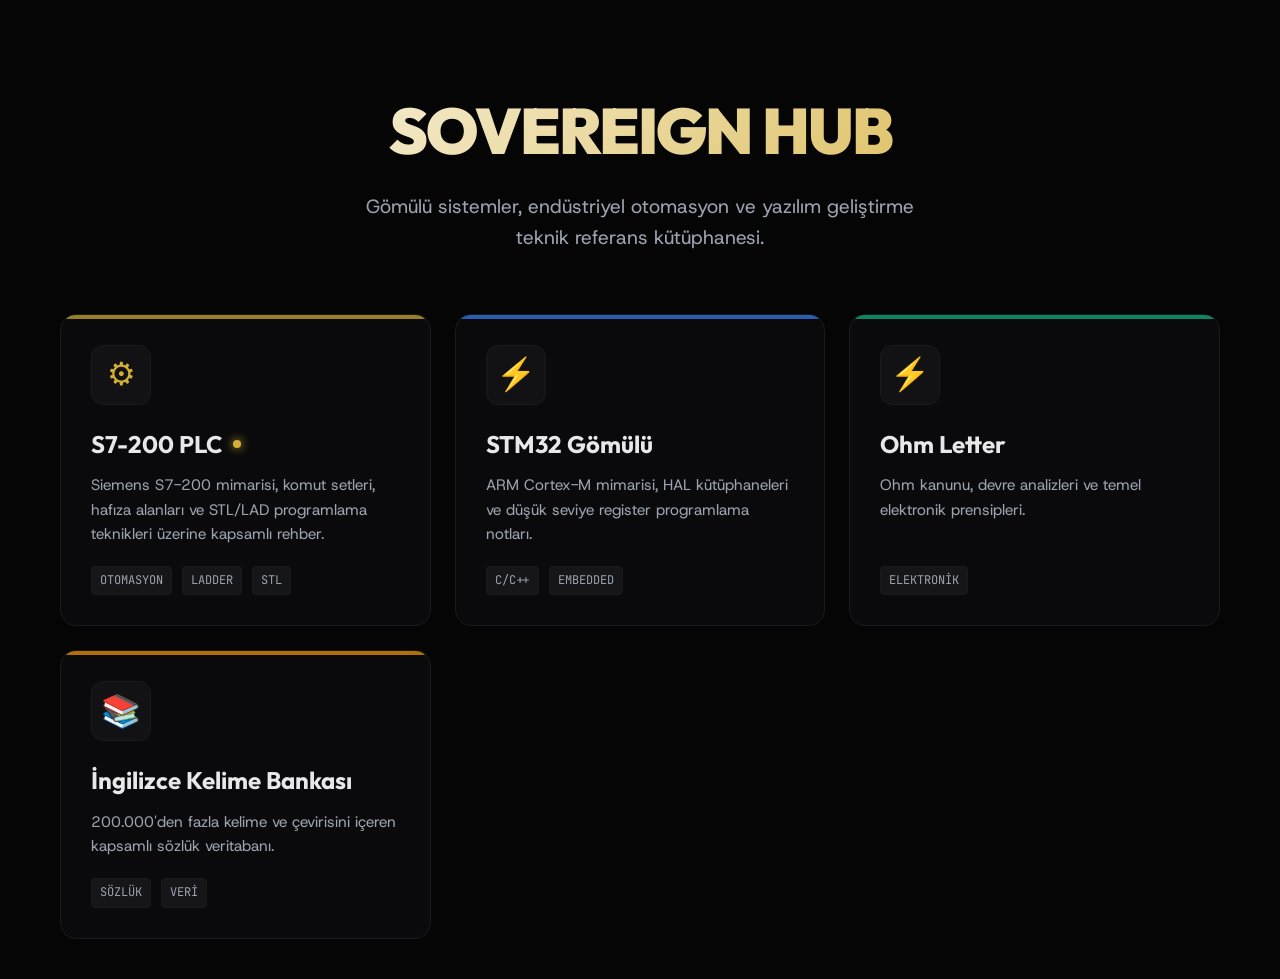
<file: index.html>
<!DOCTYPE html>
<html lang="tr" data-theme="dark">
<head>
  <meta charset="UTF-8">
  <meta name="viewport" content="width=device-width, initial-scale=1.0">
  <title>Sovereign Hub - Teknik Dokümantasyon</title>
  <link rel="preconnect" href="https://fonts.googleapis.com">
  <link href="https://fonts.googleapis.com/css2?family=Host+Grotesk:wght@300;400;700&family=Outfit:wght@500;700;900&family=JetBrains+Mono:wght@400&display=swap" rel="stylesheet">
  <style>
    :root {
      --bg-primary: #050505;
      --bg-card: #0a0a0c;
      --bg-card-hover: #15151a;
      --border: #1a1a20;
      --text-primary: #e8e8e8;
      --text-secondary: #9ca3af;
      --accent-gold: #d4af37;
      --accent-blue: #3b82f6;
      --font-main: 'Host Grotesk', sans-serif;
      --font-title: 'Outfit', sans-serif;
    }

    * { box-sizing: border-box; margin: 0; padding: 0; }
    
    body {
      background: var(--bg-primary);
      color: var(--text-primary);
      font-family: var(--font-main);
      line-height: 1.6;
      min-height: 100vh;
      display: flex;
      flex-direction: column;
      align-items: center;
    }

    .container {
      width: 100%;
      max-width: 1200px;
      padding: 40px 20px;
    }

    /* Header */
    header {
      text-align: center;
      margin-bottom: 60px;
      padding-top: 40px;
    }

    .logo {
      font-family: var(--font-title);
      font-size: 4rem;
      font-weight: 900;
      background: linear-gradient(135deg, #fff 0%, var(--accent-gold) 100%);
      -webkit-background-clip: text;
      -webkit-text-fill-color: transparent;
      letter-spacing: -2px;
      margin-bottom: 10px;
    }

    .subtitle {
      color: var(--text-secondary);
      font-size: 1.2rem;
      max-width: 600px;
      margin: 0 auto;
    }

    /* Grid */
    .grid {
      display: grid;
      grid-template-columns: repeat(auto-fill, minmax(300px, 1fr));
      gap: 24px;
    }

    /* Card */
    .card {
      background: var(--bg-card);
      border: 1px solid var(--border);
      border-radius: 16px;
      padding: 30px;
      transition: all 0.3s ease;
      text-decoration: none;
      color: inherit;
      position: relative;
      overflow: hidden;
      display: flex;
      flex-direction: column;
      height: 100%;
    }

    .card:hover {
      transform: translateY(-5px);
      border-color: var(--accent-gold);
      background: var(--bg-card-hover);
      box-shadow: 0 10px 30px rgba(0,0,0,0.5);
    }

    .card::before {
      content: '';
      position: absolute;
      top: 0; left: 0; width: 100%; height: 4px;
      background: var(--accent-color, var(--accent-gold));
      opacity: 0.7;
    }

    .card-icon {
      font-size: 32px;
      margin-bottom: 20px;
      width: 60px;
      height: 60px;
      background: rgba(255,255,255,0.03);
      border-radius: 12px;
      display: flex;
      align-items: center;
      justify-content: center;
      border: 1px solid var(--border);
    }

    .card-title {
      font-family: var(--font-title);
      font-size: 1.5rem;
      font-weight: 700;
      margin-bottom: 10px;
      display: flex;
      align-items: center;
      gap: 10px;
    }

    .card-desc {
      color: var(--text-secondary);
      font-size: 0.95rem;
      margin-bottom: 20px;
      flex-grow: 1;
    }

    .card-meta {
      display: flex;
      gap: 10px;
      margin-top: auto;
    }

    .tag {
      font-family: 'JetBrains Mono', monospace;
      font-size: 0.75rem;
      padding: 4px 8px;
      border-radius: 4px;
      background: rgba(255,255,255,0.05);
      color: var(--text-secondary);
      border: 1px solid var(--border);
    }

    .status-dot {
      width: 8px; height: 8px;
      border-radius: 50%;
      background: var(--accent-gold);
      box-shadow: 0 0 10px var(--accent-gold);
    }

    /* Responsive */
    @media (max-width: 600px) {
      .logo { font-size: 2.5rem; }
      .grid { grid-template-columns: 1fr; }
    }
  </style>
</head>
<body>

  <div class="container">
    <header>
      <div class="logo">SOVEREIGN HUB</div>
      <p class="subtitle">Gömülü sistemler, endüstriyel otomasyon ve yazılım geliştirme teknik referans kütüphanesi.</p>
    </header>

    <div class="grid">
      
      <!-- PLC KARTI -->
      <a href="plc.html" class="card" style="--accent-color: #d4af37;">
        <div class="card-icon" style="color: #d4af37;">⚙</div>
        <div class="card-title">
          S7-200 PLC
          <div class="status-dot"></div>
        </div>
        <p class="card-desc">Siemens S7-200 mimarisi, komut setleri, hafıza alanları ve STL/LAD programlama teknikleri üzerine kapsamlı rehber.</p>
        <div class="card-meta">
          <span class="tag">OTOMASYON</span>
          <span class="tag">LADDER</span>
          <span class="tag">STL</span>
        </div>
      </a>

      <!-- STM32 KARTI (Örnek - Dosya varsa href'i düzenleyin) -->
      <a href="stm32.html" class="card" style="--accent-color: #3b82f6;">
        <div class="card-icon" style="color: #3b82f6;">⚡</div>
        <div class="card-title">STM32 Gömülü</div>
        <p class="card-desc">ARM Cortex-M mimarisi, HAL kütüphaneleri ve düşük seviye register programlama notları.</p>
        <div class="card-meta">
          <span class="tag">C/C++</span>
          <span class="tag">EMBEDDED</span>
        </div>
      </a>

      <!-- Ohm Letter -->
      <a href="ohmletter2.html" class="card" style="--accent-color: #10b981;">
        <div class="card-icon" style="color: #10b981;">⚡</div>
        <div class="card-title">Ohm Letter</div>
        <p class="card-desc">Ohm kanunu, devre analizleri ve temel elektronik prensipleri.</p>
        <div class="card-meta">
          <span class="tag">ELEKTRONİK</span>
        </div>
      </a>

      <!-- TufanG Sözlük KARTI (Örnek) -->
      <a href="tufang.html" class="card" style="--accent-color: #f59e0b;">
        <div class="card-icon" style="color: #f59e0b;">📚</div>
        <div class="card-title">İngilizce Kelime Bankası</div>
        <p class="card-desc">200.000'den fazla kelime ve çevirisini içeren kapsamlı sözlük veritabanı.</p>
        <div class="card-meta">
          <span class="tag">SÖZLÜK</span>
          <span class="tag">VERİ</span>
        </div>
      </a>

    </div>
  </div>

</body>
</html>
</file>
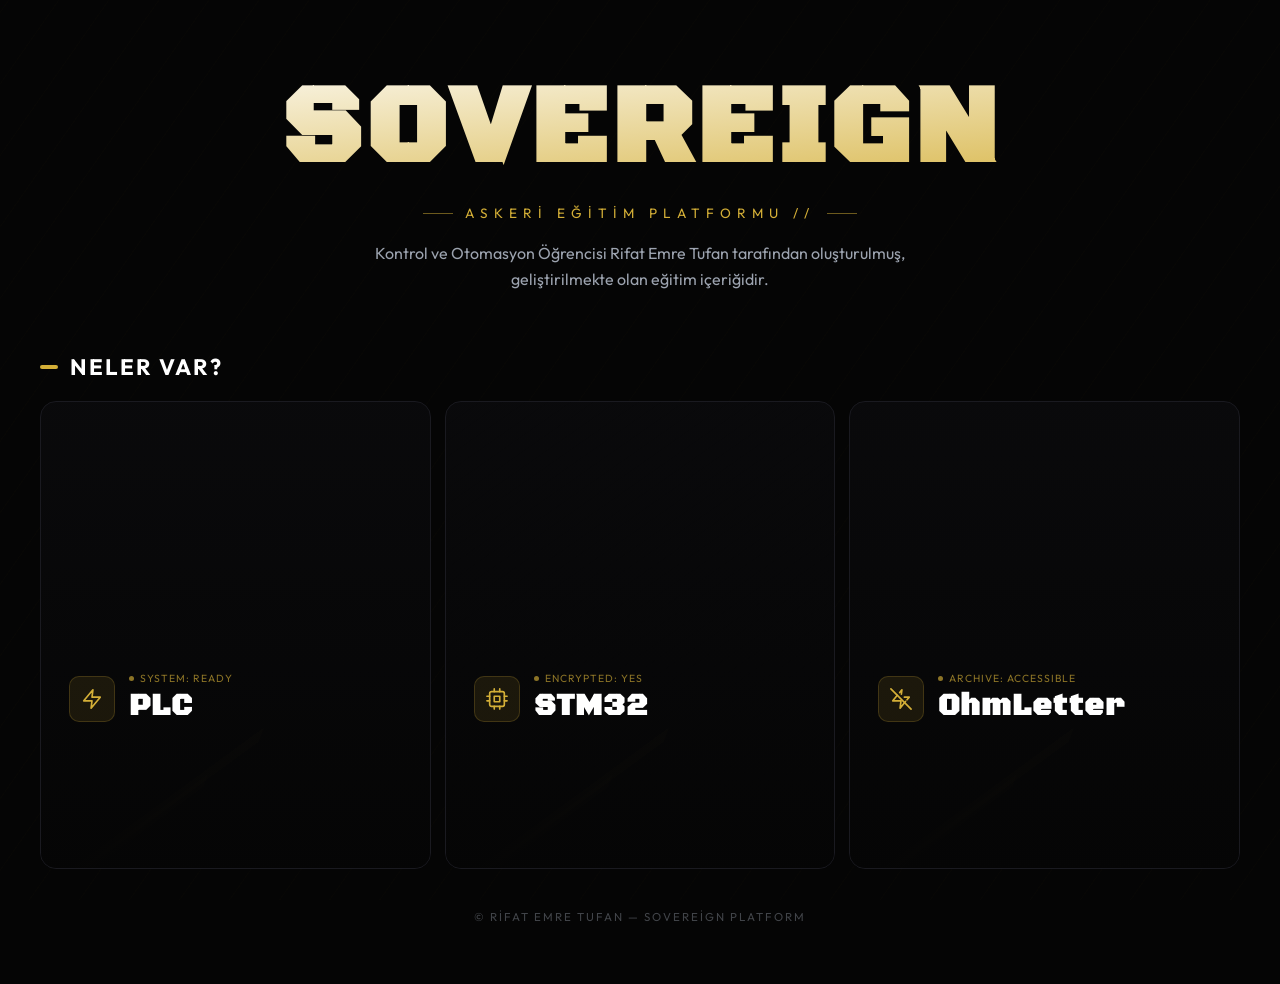
<file: home.html>
<!DOCTYPE html>
<html lang="tr">

<head>
    <meta charset="UTF-8">
    <meta name="viewport" content="width=device-width, initial-scale=1.0">
    <title>SOVEREIGN - Anasayfa</title>
    <!-- Preconnect for faster font loading -->
    <link rel="preconnect" href="https://fonts.googleapis.com">
    <link rel="preconnect" href="https://fonts.gstatic.com" crossorigin>
    <!-- Only load critical fonts, defer the rest -->
    <link href="https://fonts.googleapis.com/css2?family=Black+Ops+One&family=Outfit:wght@500;700;900&display=swap" rel="stylesheet">
    <!-- Lucide as inline SVG icons to avoid network dependency -->
    <style>
        :root {
            --bg: #050505;
            --panel: #0a0a0c;
            --border: #1a1a20;
            --accent: #d4af37;
            --accent-glow: rgba(212, 175, 55, 0.4);
            --text: #e8e8e8;
            --dim: #9ca3af;
            --font-main: 'Outfit', system-ui, sans-serif;
            --font-title: 'Black Ops One', cursive;
        }

        *, *::before, *::after {
            box-sizing: border-box;
        }

        body {
            background-color: var(--bg);
            color: var(--text);
            font-family: var(--font-main);
            margin: 0;
            padding: 0;
            overflow-x: hidden;
            min-height: 100vh;
            /* Optimize rendering */
            -webkit-font-smoothing: antialiased;
        }

        /* ── DIAGONAL BG PATTERN (CSS only, no image) ── */
        body::before {
            content: '';
            position: fixed;
            inset: 0;
            background-image:
                repeating-linear-gradient(
                    -55deg,
                    transparent,
                    transparent 40px,
                    rgba(212,175,55,0.015) 40px,
                    rgba(212,175,55,0.015) 41px
                );
            pointer-events: none;
            z-index: 0;
        }

        .container {
            position: relative;
            z-index: 1;
            max-width: 1400px;
            margin: 0 auto;
            padding: clamp(20px, 5vw, 60px) clamp(16px, 4vw, 40px);
        }

        /* ── HERO ── */
        .hero {
            text-align: center;
            margin-bottom: clamp(24px, 4vw, 40px);
            padding-bottom: 20px;
        }

        .hero h1 {
            font-family: var(--font-title);
            font-size: clamp(3rem, 10vw, 7rem);
            color: #fff;
            margin: 0 0 4px;
            letter-spacing: 4px;
            text-transform: uppercase;
            background: linear-gradient(175deg, #fff 0%, var(--accent) 100%);
            background-clip: text;
            -webkit-background-clip: text;
            -webkit-text-fill-color: transparent;
            /* GPU-accelerate the text */
            will-change: auto;
            animation: heroIn 0.7s cubic-bezier(0.2,0.8,0.2,1) both;
        }

        .hero-sub {
            font-size: clamp(0.6rem, 2vw, 0.85rem);
            color: var(--accent);
            letter-spacing: 6px;
            text-transform: uppercase;
            opacity: 0.75;
            margin: 0 0 18px;
            display: flex;
            align-items: center;
            justify-content: center;
            gap: 12px;
            animation: heroIn 0.7s 0.1s cubic-bezier(0.2,0.8,0.2,1) both;
        }

        .hero-sub::before, .hero-sub::after {
            content: '';
            width: 30px;
            height: 1px;
            background: var(--accent);
            opacity: 0.5;
        }

        .hero p {
            font-size: clamp(0.85rem, 2.5vw, 1rem);
            color: var(--dim);
            max-width: 560px;
            margin: 0 auto;
            line-height: 1.65;
            animation: heroIn 0.7s 0.2s cubic-bezier(0.2,0.8,0.2,1) both;
        }

        @keyframes heroIn {
            from { opacity: 0; transform: translateY(20px); }
            to   { opacity: 1; transform: translateY(0); }
        }

        /* ── SECTION TITLE ── */
        .section-title {
            font-family: var(--font-main);
            font-size: clamp(1rem, 3vw, 1.4rem);
            color: #fff;
            margin: 0 0 20px;
            display: flex;
            align-items: center;
            gap: 12px;
            font-weight: 700;
            letter-spacing: 2px;
            animation: heroIn 0.7s 0.3s both;
        }

        .section-title::before {
            content: '';
            width: 18px;
            height: 4px;
            background: var(--accent);
            border-radius: 2px;
            flex-shrink: 0;
        }

        /* ══════════════════════════════════════
           DESKTOP: Expanding Accordion
           MOBILE: Stacked diagonal-cut cards
           ══════════════════════════════════════ */

        .accordion-wrapper {
            display: flex;
            gap: 14px;
            width: 100%;
            height: 52vh;
            min-height: 380px;
        }

        /* ── PANEL BASE ── */
        .acc-panel {
            position: relative;
            flex: 1;
            background: var(--panel);
            border: 1px solid var(--border);
            border-radius: 16px;
            cursor: pointer;
            overflow: hidden;
            display: flex;
            flex-direction: column;
            justify-content: flex-end;
            padding: 28px;
            /* Start invisible for stagger animation */
            opacity: 0;
            animation: cardReveal 0.7s cubic-bezier(0.2,0.8,0.2,1) forwards;
            transition:
                flex 0.55s cubic-bezier(0.25,0.8,0.25,1),
                border-color 0.3s,
                box-shadow 0.3s;
            /* Hardware-accelerate panels */
            will-change: flex;
            -webkit-tap-highlight-color: transparent;
        }

        .acc-panel:nth-child(1) { animation-delay: 0.35s; }
        .acc-panel:nth-child(2) { animation-delay: 0.48s; }
        .acc-panel:nth-child(3) { animation-delay: 0.61s; }

        @keyframes cardReveal {
            from { opacity: 0; transform: translateY(28px); }
            to   { opacity: 1; transform: translateY(0); }
        }

        /* Gradient overlay */
        .acc-panel::before {
            content: '';
            position: absolute;
            inset: 0;
            background: linear-gradient(to top, rgba(5,5,5,0.97) 0%, rgba(5,5,5,0.1) 100%);
            z-index: 1;
            transition: opacity 0.4s;
        }

        /* Corner bracket */
        .acc-panel::after {
            content: '';
            position: absolute;
            top: 12px;
            right: 12px;
            width: 18px;
            height: 18px;
            border-top: 2px solid var(--accent);
            border-right: 2px solid var(--accent);
            opacity: 0;
            transition: all 0.35s;
            z-index: 2;
        }

        /* ── DIAGONAL SLASH DECORATION ── */
        .acc-slash {
            position: absolute;
            bottom: 0;
            left: 0;
            width: 100%;
            height: 100%;
            z-index: 0;
            overflow: hidden;
            border-radius: 16px;
        }

        .acc-slash::before {
            content: '';
            position: absolute;
            bottom: -60%;
            left: -20%;
            width: 60%;
            height: 100%;
            background: linear-gradient(
                135deg,
                transparent 40%,
                rgba(212,175,55,0.04) 40%,
                rgba(212,175,55,0.04) 42%,
                transparent 42%
            );
            transform: skewX(-20deg);
            transition: all 0.5s;
        }

        .acc-slash::after {
            content: '';
            position: absolute;
            bottom: -60%;
            left: -10%;
            width: 40%;
            height: 100%;
            background: linear-gradient(
                135deg,
                transparent 40%,
                rgba(212,175,55,0.03) 40%,
                rgba(212,175,55,0.03) 42%,
                transparent 42%
            );
            transform: skewX(-20deg);
            transition: all 0.5s 0.05s;
        }

        .acc-panel:hover .acc-slash::before {
            bottom: -10%;
            left: -5%;
        }
        .acc-panel:hover .acc-slash::after {
            bottom: -15%;
            left: 10%;
        }

        /* BG texture per panel */
        .acc-bg {
            position: absolute;
            inset: 0;
            background-size: cover;
            background-position: center;
            opacity: 0.15;
            transition: opacity 0.5s, transform 0.5s, filter 0.5s;
            filter: grayscale(100%);
        }

        /* Hover states */
        .acc-panel:hover {
            flex: 4;
            border-color: rgba(212,175,55,0.6);
            box-shadow: 0 0 40px rgba(212,175,55,0.12), inset 0 0 0 1px rgba(212,175,55,0.15);
        }

        .acc-panel:hover::after {
            opacity: 1;
            transform: translate(4px, -4px);
        }

        .acc-panel:hover .acc-bg {
            opacity: 0.35;
            filter: grayscale(0%) contrast(1.1);
            transform: scale(1.06);
        }

        /* Content */
        .acc-content {
            position: relative;
            z-index: 2;
            display: flex;
            flex-direction: column;
            gap: 12px;
            transform: translateY(55px);
            transition: transform 0.5s cubic-bezier(0.25,0.8,0.25,1);
        }

        .acc-panel:hover .acc-content {
            transform: translateY(0);
        }

        /* Mobile: no transform shift, content always visible */
        @media (max-width: 820px) {
            .acc-content {
                transform: none !important;
                transition: none !important;
            }
        }

        .acc-header {
            display: flex;
            align-items: center;
            gap: 14px;
        }

        .acc-icon {
            color: var(--accent);
            background: rgba(212,175,55,0.1);
            padding: 11px;
            border-radius: 10px;
            border: 1px solid rgba(212,175,55,0.2);
            min-width: 46px;
            display: flex;
            justify-content: center;
            align-items: center;
            flex-shrink: 0;
        }

        .acc-icon svg {
            width: 22px;
            height: 22px;
            stroke: var(--accent);
            fill: none;
            stroke-width: 1.8;
            stroke-linecap: round;
            stroke-linejoin: round;
        }

        .acc-label-group {
            min-width: 0;
        }

        .acc-status {
            font-size: 0.65rem;
            color: var(--accent);
            display: flex;
            align-items: center;
            gap: 6px;
            opacity: 0.65;
            letter-spacing: 1px;
            margin-bottom: 2px;
        }

        .status-dot {
            width: 5px;
            height: 5px;
            background: var(--accent);
            border-radius: 50%;
            flex-shrink: 0;
            animation: pulse 1.4s ease-in-out infinite;
        }

        @keyframes pulse {
            0%, 100% { opacity: 0.25; }
            50%       { opacity: 1; }
        }

        .acc-title {
            font-family: var(--font-title);
            color: #fff;
            font-size: clamp(1.4rem, 3vw, 1.9rem);
            margin: 0;
            white-space: nowrap;
            letter-spacing: 1px;
        }

        .acc-text {
            color: var(--dim);
            font-size: 0.95rem;
            line-height: 1.6;
            opacity: 0;
            max-width: 480px;
            transition: opacity 0.25s;
        }

        .acc-panel:hover .acc-text {
            opacity: 1;
            transition-delay: 0.22s;
        }

        .btn-launch {
            display: inline-flex;
            align-items: center;
            gap: 8px;
            background: var(--accent);
            color: #000;
            font-family: var(--font-main);
            font-weight: 700;
            font-size: 0.85rem;
            letter-spacing: 0.5px;
            padding: 9px 18px;
            border-radius: 8px;
            width: fit-content;
            margin-top: 6px;
            text-decoration: none;
            opacity: 0;
            transform: translateY(8px);
            transition: all 0.3s;
        }

        .btn-launch svg {
            width: 15px;
            height: 15px;
            stroke: #000;
            fill: none;
            stroke-width: 2.2;
            stroke-linecap: round;
            stroke-linejoin: round;
        }

        .acc-panel:hover .btn-launch {
            opacity: 1;
            transform: translateY(0);
            transition-delay: 0.3s;
        }

        .btn-launch:hover {
            background: #fff;
            box-shadow: 0 0 20px var(--accent-glow);
        }

        /* ══════════════════════════════════════
           PULL-TO-REFRESH INDICATOR
           ══════════════════════════════════════ */
        #ptr-indicator {
            display: none;
            position: fixed;
            top: 0;
            left: 0;
            right: 0;
            z-index: 9999;
            justify-content: center;
            align-items: center;
            gap: 10px;
            height: 54px;
            background: linear-gradient(to bottom, rgba(10,10,12,0.98), transparent);
            color: var(--accent);
            font-size: 0.75rem;
            letter-spacing: 2px;
            text-transform: uppercase;
            pointer-events: none;
            transform: translateY(-54px);
            transition: transform 0.2s;
        }

        #ptr-indicator.pulling {
            display: flex;
        }

        #ptr-indicator.ready {
            transform: translateY(0);
        }

        #ptr-spinner {
            width: 18px;
            height: 18px;
            border: 2px solid rgba(212,175,55,0.3);
            border-top-color: var(--accent);
            border-radius: 50%;
        }

        #ptr-spinner.spin {
            animation: spinIt 0.6s linear infinite;
        }

        @keyframes spinIt {
            to { transform: rotate(360deg); }
        }

        /* ══════════════════════════════════════
           MOBILE LAYOUT — Horizontal scroll cards
           ══════════════════════════════════════ */
        @media (max-width: 820px) {
            body { padding: 0; }

            .container {
                padding: 20px 0 32px;
            }

            .hero, .section-title {
                padding-left: 16px;
                padding-right: 16px;
            }

            /* Horizontal scroll strip */
            .accordion-wrapper {
                flex-direction: row;
                flex-wrap: nowrap;
                height: auto;
                min-height: unset;
                gap: 12px;
                /* scroll */
                overflow-x: auto;
                overflow-y: visible;
                scroll-snap-type: x mandatory;
                -webkit-overflow-scrolling: touch;
                padding: 8px 16px 20px;
                /* hide scrollbar */
                scrollbar-width: none;
                -ms-overflow-style: none;
            }

            .accordion-wrapper::-webkit-scrollbar {
                display: none;
            }

            /* Each card is a fixed-width snap target */
            .acc-panel {
                flex: none !important;
                width: 78vw;
                max-width: 300px;
                min-height: 220px;
                height: auto !important;
                border-radius: 18px !important;
                border: 1px solid var(--border) !important;
                padding: 22px 20px;
                justify-content: flex-end;
                scroll-snap-align: start;
                /* Remove desktop hover expand */
                transition:
                    border-color 0.3s,
                    box-shadow 0.3s,
                    transform 0.3s;
                will-change: transform;
                /* diagonal cut via clip-path */
                clip-path: polygon(0 0, 100% 0, 100% 88%, 92% 100%, 0 100%);
            }

            /* Tapped/active card pops slightly */
            .acc-panel.open {
                border-color: rgba(212,175,55,0.55) !important;
                box-shadow: 0 8px 40px rgba(212,175,55,0.15);
                transform: translateY(-4px);
            }

            /* Kill desktop flex-expand on mobile hover */
            .acc-panel:hover {
                flex: none !important;
                box-shadow: none;
                border-color: var(--border) !important;
            }

            .acc-panel.open:hover {
                border-color: rgba(212,175,55,0.55) !important;
            }

            /* Content always fully visible */
            .acc-content {
                transform: none !important;
                transition: none !important;
                gap: 10px;
            }

            /* Text always visible */
            .acc-panel .acc-text {
                opacity: 0.75 !important;
                max-height: none !important;
                overflow: visible !important;
                pointer-events: auto !important;
                font-size: 0.85rem;
                transition: none !important;
            }

            /* Button always visible */
            .acc-panel .btn-launch {
                opacity: 1 !important;
                transform: none !important;
                pointer-events: auto !important;
                transition: background 0.2s !important;
                font-size: 0.8rem;
                padding: 8px 14px;
            }

            .acc-title {
                font-size: 1.4rem;
            }

            /* BG visible on mobile */
            .acc-bg {
                opacity: 0.2;
                filter: grayscale(50%);
            }

            .acc-panel.open .acc-bg {
                opacity: 0.3;
                filter: grayscale(0%);
            }

            /* Corner bracket on open */
            .acc-panel.open::after {
                opacity: 1;
                transform: translate(4px, -4px);
            }

            /* Diagonal slash on open */
            .acc-panel.open .acc-slash::before { bottom: -10%; }
            .acc-panel.open .acc-slash::after  { bottom: -15%; }

            /* Scroll dots indicator */
            .mob-scroll-dots {
                display: flex;
                justify-content: center;
                gap: 6px;
                margin-top: 4px;
            }

            .mob-scroll-dots span {
                width: 6px;
                height: 6px;
                border-radius: 50%;
                background: var(--border);
                transition: background 0.3s, transform 0.3s;
            }

            .mob-scroll-dots span.active {
                background: var(--accent);
                transform: scale(1.3);
            }
        }

        /* Hide scroll dots on desktop */
        .mob-scroll-dots { display: none; }

        /* Hide chevron (not needed with horizontal scroll) */
        .mob-chevron { display: none !important; }

        /* ── FOOTER ── */
        .footer {
            text-align: center;
            margin-top: clamp(24px,4vw,40px);
            font-size: 0.72rem;
            color: var(--dim);
            opacity: 0.4;
            letter-spacing: 2px;
            text-transform: uppercase;
        }
    </style>
</head>

<body>
    <!-- Pull-to-refresh indicator -->
    <div id="ptr-indicator">
        <div id="ptr-spinner"></div>
        <span id="ptr-label">ÇEKMEYE DEVAM ET</span>
    </div>

    <div class="container">

        <!-- HERO -->
        <div class="hero">
            <h1>SOVEREIGN</h1>
            <div class="hero-sub">Askeri Eğitim Platformu //</div>
            <p>Kontrol ve Otomasyon Öğrencisi Rifat Emre Tufan tarafından oluşturulmuş, geliştirilmekte olan eğitim içeriğidir.</p>
        </div>

        <h2 class="section-title">NELER VAR?</h2>

        <!-- ACCORDION / STACKED CARDS -->
        <div class="accordion-wrapper">

            <!-- PLC -->
            <div class="acc-panel" onclick="handlePanelClick(this, 'plc.html')">
                <div class="acc-slash"></div>
                <div class="acc-bg" style="background-image:
                    repeating-linear-gradient(
                        -55deg,
                        transparent 0, transparent 8px,
                        rgba(212,175,55,0.06) 8px, rgba(212,175,55,0.06) 9px
                    );"></div>
                <div class="acc-content">
                    <div class="acc-header">
                        <div class="acc-icon">
                            <!-- Zap icon -->
                            <svg viewBox="0 0 24 24"><polyline points="13 2 3 14 12 14 11 22 21 10 12 10 13 2"></polyline></svg>
                        </div>
                        <div class="acc-label-group">
                            <div class="acc-status"><span class="status-dot"></span> SYSTEM: READY</div>
                            <h3 class="acc-title">PLC</h3>
                        </div>
                        <div class="mob-chevron">
                            <svg viewBox="0 0 24 24"><polyline points="6 9 12 15 18 9"></polyline></svg>
                        </div>
                    </div>
                    <p class="acc-text">PLC öğrenmekte olan insanların temel bilgi seviyesine sahip olması için gereken mimari kurallar, ladder diyagramları ve sistem rehberleri.</p>
                    <a class="btn-launch" href="plc.html">
                        SİSTEMİ BAŞLAT
                        <svg viewBox="0 0 24 24"><line x1="5" y1="12" x2="19" y2="12"></line><polyline points="12 5 19 12 12 19"></polyline></svg>
                    </a>
                </div>
            </div>

            <!-- STM32 -->
            <div class="acc-panel" onclick="handlePanelClick(this, 'stm32.html')">
                <div class="acc-slash"></div>
                <div class="acc-bg" style="background-image:
                    repeating-linear-gradient(
                        -35deg,
                        transparent 0, transparent 12px,
                        rgba(212,175,55,0.05) 12px, rgba(212,175,55,0.05) 13px
                    );"></div>
                <div class="acc-content">
                    <div class="acc-header">
                        <div class="acc-icon">
                            <!-- CPU icon -->
                            <svg viewBox="0 0 24 24"><rect x="4" y="4" width="16" height="16" rx="2" ry="2"></rect><rect x="9" y="9" width="6" height="6"></rect><line x1="9" y1="1" x2="9" y2="4"></line><line x1="15" y1="1" x2="15" y2="4"></line><line x1="9" y1="20" x2="9" y2="23"></line><line x1="15" y1="20" x2="15" y2="23"></line><line x1="20" y1="9" x2="23" y2="9"></line><line x1="20" y1="14" x2="23" y2="14"></line><line x1="1" y1="9" x2="4" y2="9"></line><line x1="1" y1="14" x2="4" y2="14"></line></svg>
                        </div>
                        <div class="acc-label-group">
                            <div class="acc-status"><span class="status-dot"></span> ENCRYPTED: YES</div>
                            <h3 class="acc-title">STM32</h3>
                        </div>
                        <div class="mob-chevron">
                            <svg viewBox="0 0 24 24"><polyline points="6 9 12 15 18 9"></polyline></svg>
                        </div>
                    </div>
                    <p class="acc-text">Askeri alanda C programlama dilini kullanarak STM32 mikroişlemci modüllerini öğrenmek ve donanım seviyesinde kodlamak içindir.</p>
                    <a class="btn-launch" href="stm32.html">
                        SİSTEMİ BAŞLAT
                        <svg viewBox="0 0 24 24"><line x1="5" y1="12" x2="19" y2="12"></line><polyline points="12 5 19 12 12 19"></polyline></svg>
                    </a>
                </div>
            </div>

            <!-- OhmLetter -->
            <div class="acc-panel" onclick="handlePanelClick(this, 'ohmletter2.html')">
                <div class="acc-slash"></div>
                <div class="acc-bg" style="background-image:
                    radial-gradient(circle, rgba(212,175,55,0.07) 1px, transparent 1.5px);
                    background-size: 12px 12px;"></div>
                <div class="acc-content">
                    <div class="acc-header">
                        <div class="acc-icon">
                            <!-- Zap-off icon -->
                            <svg viewBox="0 0 24 24"><polyline points="12.41 6.75 13 2 10.57 4.92"></polyline><polyline points="18.57 12.91 21 10 15.66 10"></polyline><polyline points="8 8 3 14 12 14 11 22 16.94 14.7"></polyline><line x1="1" y1="1" x2="23" y2="23"></line></svg>
                        </div>
                        <div class="acc-label-group">
                            <div class="acc-status"><span class="status-dot"></span> ARCHIVE: ACCESSIBLE</div>
                            <h3 class="acc-title">OhmLetter</h3>
                        </div>
                        <div class="mob-chevron">
                            <svg viewBox="0 0 24 24"><polyline points="6 9 12 15 18 9"></polyline></svg>
                        </div>
                    </div>
                    <p class="acc-text">Elektrik alanında devasa bilgi kütüphanesi. Neyin nereye bağlanacağını gösteren terminal tabanlı arayüz, pin şemaları ve entegre veritabanı.</p>
                    <a class="btn-launch" href="ohmletter2.html">
                        SİSTEMİ BAŞLAT
                        <svg viewBox="0 0 24 24"><line x1="5" y1="12" x2="19" y2="12"></line><polyline points="12 5 19 12 12 19"></polyline></svg>
                    </a>
                </div>
            </div>

        </div>

        <!-- Mobile scroll position dots -->
        <div class="mob-scroll-dots" id="scrollDots">
            <span class="active"></span>
            <span></span>
            <span></span>
        </div>

        <div class="footer">© Rifat Emre Tufan — Sovereign Platform</div>
    </div>

    <script>
        function isMobile() { return window.innerWidth <= 820; }

        // ── Panel click handler ──────────────────────────────────────────
        function handlePanelClick(panel, url) {
            if (!isMobile()) {
                navigate(url);
                return;
            }
            // Mobile: toggle highlight — "SİSTEMİ BAŞLAT" button handles actual navigation
            const allPanels = document.querySelectorAll('.acc-panel');
            allPanels.forEach(p => { if (p !== panel) p.classList.remove('open'); });
            panel.classList.toggle('open');
        }

        function navigate(url) {
            if (window.parent && window.parent !== window &&
                typeof window.parent.changePageFromIframe === 'function') {
                window.parent.changePageFromIframe(url);
            } else {
                window.location.href = url;
            }
        }

        // Close panels on resize to desktop
        window.addEventListener('resize', () => {
            if (!isMobile()) {
                document.querySelectorAll('.acc-panel').forEach(p => p.classList.remove('open'));
            }
        });

        // ── Scroll dots ──────────────────────────────────────────────────
        const wrapper = document.querySelector('.accordion-wrapper');
        const dots    = document.querySelectorAll('#scrollDots span');

        if (wrapper && dots.length) {
            wrapper.addEventListener('scroll', () => {
                const panels = wrapper.querySelectorAll('.acc-panel');
                const scrollLeft = wrapper.scrollLeft;
                const wrapperW  = wrapper.clientWidth;
                let closest = 0, minDist = Infinity;
                panels.forEach((p, i) => {
                    const dist = Math.abs(p.offsetLeft - scrollLeft - 16);
                    if (dist < minDist) { minDist = dist; closest = i; }
                });
                dots.forEach((d, i) => d.classList.toggle('active', i === closest));
            }, { passive: true });
        }

        // ── Pull-to-refresh ──────────────────────────────────────────────
        const ptrEl    = document.getElementById('ptr-indicator');
        const ptrSpinner = document.getElementById('ptr-spinner');
        const ptrLabel   = document.getElementById('ptr-label');

        let touchStartY = 0;
        let pulling     = false;
        const THRESHOLD = 80; // px to pull before triggering

        document.addEventListener('touchstart', e => {
            if (!isMobile()) return;
            if (window.scrollY === 0) {
                touchStartY = e.touches[0].clientY;
                pulling = true;
            }
        }, { passive: true });

        document.addEventListener('touchmove', e => {
            if (!pulling || !isMobile()) return;
            const delta = e.touches[0].clientY - touchStartY;
            if (delta <= 0) { pulling = false; return; }

            const progress = Math.min(delta / THRESHOLD, 1);
            ptrEl.classList.add('pulling');
            ptrEl.style.transform = `translateY(${(progress - 1) * 54}px)`;

            if (progress >= 1) {
                ptrLabel.textContent = 'YENİLE';
                ptrSpinner.classList.add('spin');
            } else {
                ptrLabel.textContent = 'ÇEKMEYE DEVAM ET';
                ptrSpinner.classList.remove('spin');
            }
        }, { passive: true });

        document.addEventListener('touchend', e => {
            if (!pulling || !isMobile()) return;
            pulling = false;
            const delta = e.changedTouches[0].clientY - touchStartY;

            if (delta >= THRESHOLD) {
                ptrEl.style.transform = 'translateY(0)';
                ptrLabel.textContent  = 'YENİLENİYOR...';
                setTimeout(() => window.location.reload(), 600);
            } else {
                ptrEl.style.transform = '';
                setTimeout(() => ptrEl.classList.remove('pulling'), 300);
                ptrSpinner.classList.remove('spin');
            }
        }, { passive: true });
    </script>
</body>
</html>
</file>
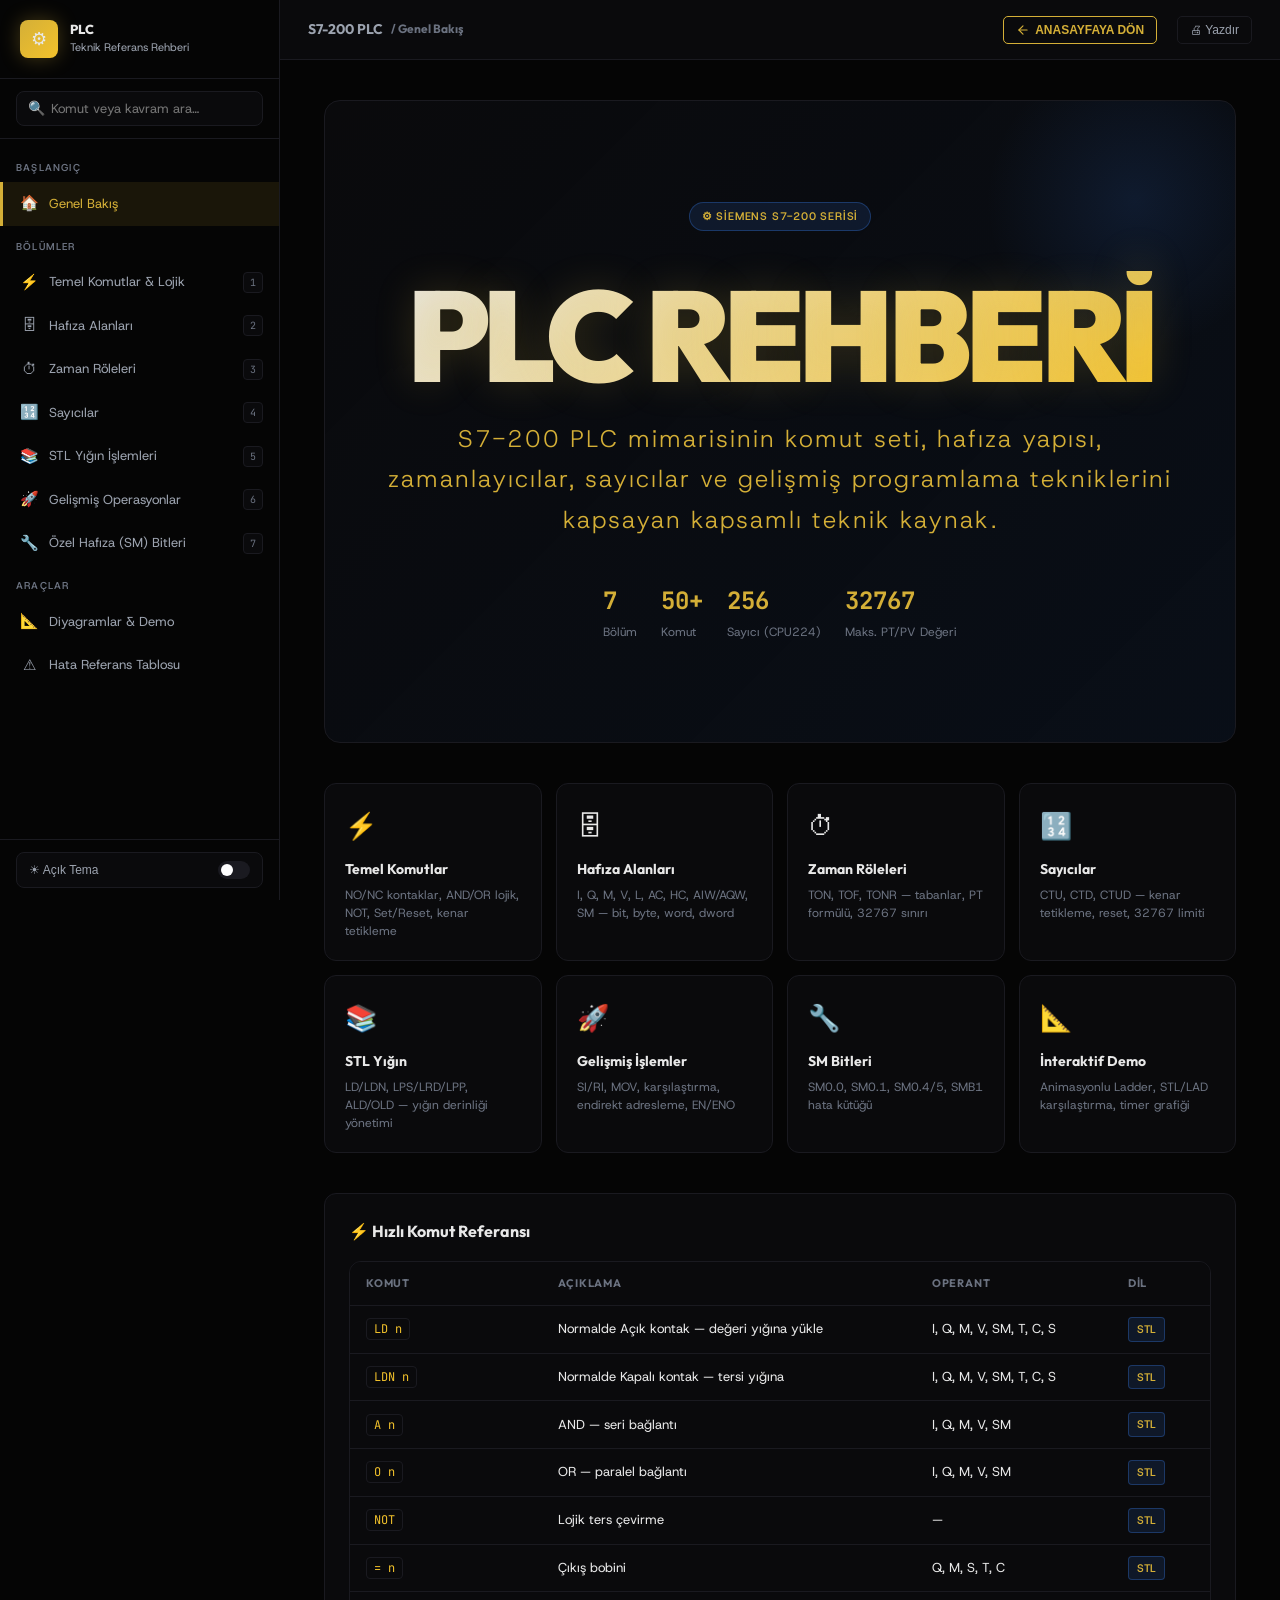
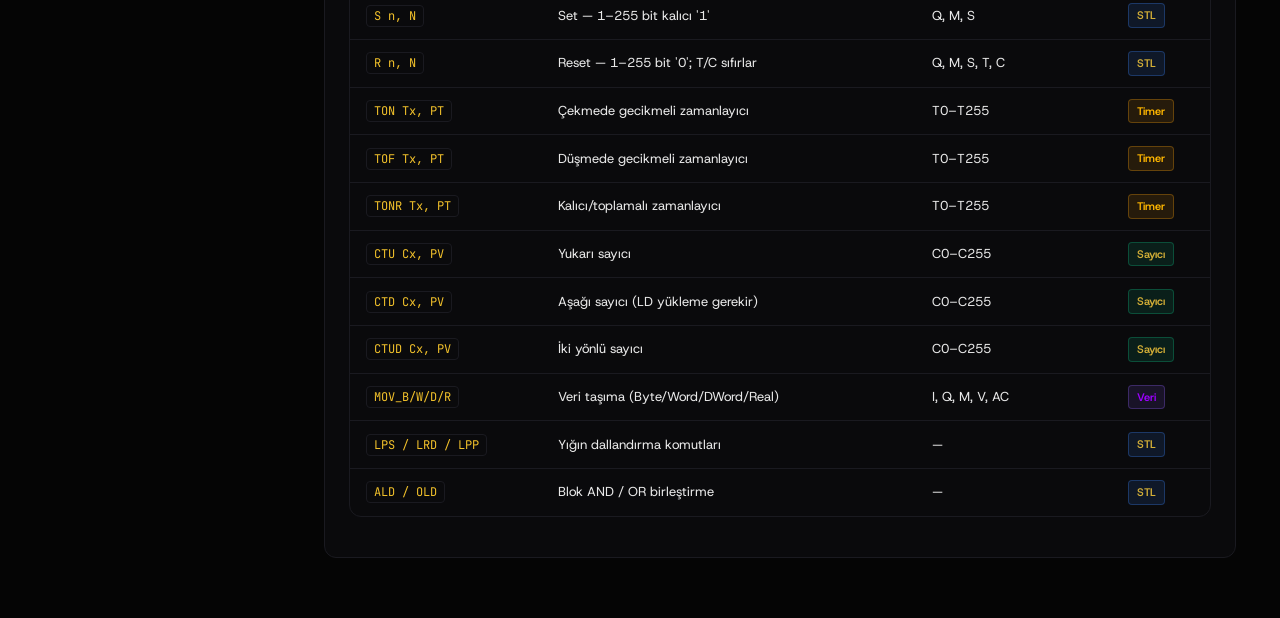
<file: plc.html>
<!DOCTYPE html>
<html lang="tr" data-theme="dark">

<head>
  <meta charset="UTF-8">
  <meta name="viewport" content="width=device-width, initial-scale=1.0">
  <title>S7-200 PLC Teknik Rehberi</title>
  <link rel="preconnect" href="https://fonts.googleapis.com">
  <link
    href="https://fonts.googleapis.com/css2?family=Host+Grotesk:wght@300;400;700&family=Outfit:wght@500;700;900&family=JetBrains+Mono:wght@400;600;700&display=swap"
    rel="stylesheet">
  <style>
    /* ===== DESIGN TOKENS (MILITARY UI) ===== */
    :root {
      --bg-primary: #050505;
      --bg-secondary: #0a0a0c;
      --bg-card: #0a0a0c;
      --bg-card-hover: #15151a;
      --bg-sidebar: #050505;
      --border: #1a1a20;
      --border-accent: #d4af37;
      --text-primary: #e8e8e8;
      --text-secondary: #9ca3af;
      --text-muted: #6b7280;
      --accent-blue: #d4af37;
      /* Replaced with Gold */
      --accent-cyan: #f3c22b;
      /* Replaced with lighter Gold */
      --accent-green: #d4af37;
      /* Replaced with Gold */
      --accent-orange: #ffb700;
      --accent-red: #ff3366;
      --accent-purple: #9d00ff;
      --accent-glow: rgba(212, 175, 55, 0.4);
      --ladder-power: #d4af37;
      --ladder-inactive: #1a1a20;
      --ladder-wire: #4b5563;
      --glow-blue: 0 0 20px rgba(212, 175, 55, 0.3);
      --glow-green: 0 0 20px rgba(212, 175, 55, 0.3);
      --glow-cyan: 0 0 15px rgba(243, 194, 43, 0.25);
      --sidebar-width: 280px;
      --header-height: 60px;
      --radius: 12px;
      --radius-sm: 8px;
      --transition: all 0.3s cubic-bezier(0.25, 0.8, 0.25, 1);
      --font-main: 'Host Grotesk', sans-serif;
      --font-title: 'Outfit', sans-serif;
    }

    [data-theme="light"] {
      --bg-primary: #f0f4ff;
      --bg-secondary: #e8edf8;
      --bg-card: #ffffff;
      --bg-card-hover: #f5f8ff;
      --bg-sidebar: #ffffff;
      --border: #d0d8ef;
      --border-accent: #a0b4e0;
      --text-primary: #1a2040;
      --text-secondary: #4a5a7a;
      --text-muted: #8a9bbf;
      --ladder-power: #059669;
      --ladder-inactive: #d1fae5;
      --ladder-wire: #9ca3af;
    }

    /* ===== RESET & BASE ===== */
    *,
    *::before,
    *::after {
      box-sizing: border-box;
      margin: 0;
      padding: 0;
    }

    html {
      scroll-behavior: smooth;
    }

    body {
      font-family: var(--font-main);
      background: var(--bg-primary);
      color: var(--text-primary);
      line-height: 1.7;
      overflow-x: hidden;
    }

    /* ===== SCROLLBAR ===== */
    ::-webkit-scrollbar {
      width: 6px;
      height: 6px;
    }

    ::-webkit-scrollbar-track {
      background: var(--bg-secondary);
    }

    ::-webkit-scrollbar-thumb {
      background: var(--border-accent);
      border-radius: 3px;
    }

    ::-webkit-scrollbar-thumb:hover {
      background: var(--accent-blue);
    }

    /* ===== SIDEBAR ===== */
    #sidebar {
      position: fixed;
      top: 0;
      left: 0;
      width: var(--sidebar-width);
      height: 100vh;
      background: var(--bg-sidebar);
      border-right: 1px solid var(--border);
      overflow-y: auto;
      z-index: 1000;
      transition: transform 0.3s ease;
      display: flex;
      flex-direction: column;
    }

    .sidebar-logo {
      padding: 20px;
      border-bottom: 1px solid var(--border);
      display: flex;
      align-items: center;
      gap: 12px;
    }

    .sidebar-logo-icon {
      width: 38px;
      height: 38px;
      background: linear-gradient(135deg, var(--accent-blue), var(--accent-cyan));
      border-radius: 8px;
      display: flex;
      align-items: center;
      justify-content: center;
      font-size: 18px;
      box-shadow: var(--glow-blue);
      flex-shrink: 0;
    }

    .sidebar-logo-text {
      font-family: var(--font-title);
      font-weight: 800;
      font-size: 13px;
      line-height: 1.3;
    }

    .sidebar-logo-sub {
      font-size: 11px;
      color: var(--text-secondary);
      font-weight: 400;
    }

    /* Search */
    .sidebar-search {
      padding: 12px 16px;
      border-bottom: 1px solid var(--border);
    }

    .sidebar-search input {
      width: 100%;
      background: var(--bg-card);
      border: 1px solid var(--border);
      border-radius: var(--radius-sm);
      padding: 8px 12px 8px 34px;
      color: var(--text-primary);
      font-size: 13px;
      outline: none;
      transition: var(--transition);
      font-family: var(--font-main);
    }

    .sidebar-search input:focus {
      border-color: var(--accent-blue);
      box-shadow: 0 0 0 3px rgba(59, 130, 246, 0.1);
    }

    .sidebar-search {
      position: relative;
    }

    .search-icon {
      position: absolute;
      left: 28px;
      top: 50%;
      transform: translateY(-50%);
      color: var(--text-muted);
      font-size: 14px;
      pointer-events: none;
    }

    .sidebar-nav {
      padding: 8px 0;
      flex: 1;
    }

    .nav-section-label {
      padding: 12px 16px 6px;
      font-size: 10px;
      font-weight: 600;
      text-transform: uppercase;
      letter-spacing: 1.2px;
      color: var(--text-muted);
    }

    .nav-item {
      display: flex;
      align-items: center;
      gap: 10px;
      padding: 9px 16px;
      cursor: pointer;
      transition: var(--transition);
      border-left: 3px solid transparent;
      font-size: 13px;
      color: var(--text-secondary);
      text-decoration: none;
    }

    .nav-item:hover {
      background: var(--bg-card);
      color: var(--text-primary);
    }

    .nav-item.active {
      background: rgba(212, 175, 55, 0.1);
      border-left-color: var(--accent-blue);
      color: var(--accent-blue);
    }

    .nav-item-icon {
      font-size: 15px;
      width: 20px;
      text-align: center;
      flex-shrink: 0;
    }

    .nav-badge {
      margin-left: auto;
      background: var(--bg-card);
      color: var(--text-muted);
      border: 1px solid var(--border);
      border-radius: 4px;
      padding: 1px 6px;
      font-size: 10px;
      font-family: 'JetBrains Mono', monospace;
    }

    .sidebar-footer {
      padding: 12px 16px;
      border-top: 1px solid var(--border);
    }

    .theme-toggle {
      display: flex;
      align-items: center;
      justify-content: space-between;
      padding: 8px 12px;
      background: var(--bg-card);
      border-radius: var(--radius-sm);
      cursor: pointer;
      font-size: 12px;
      color: var(--text-secondary);
      border: 1px solid var(--border);
      width: 100%;
      transition: var(--transition);
    }

    .theme-toggle:hover {
      border-color: var(--accent-blue);
      color: var(--text-primary);
    }

    .toggle-track {
      width: 32px;
      height: 18px;
      background: var(--border);
      border-radius: 9px;
      position: relative;
      transition: var(--transition);
    }

    .toggle-track.on {
      background: var(--accent-blue);
    }

    .toggle-thumb {
      position: absolute;
      top: 3px;
      left: 3px;
      width: 12px;
      height: 12px;
      background: white;
      border-radius: 50%;
      transition: var(--transition);
    }

    .toggle-track.on .toggle-thumb {
      left: 17px;
    }

    /* ===== HEADER ===== */
    #header {
      position: fixed;
      top: 0;
      left: var(--sidebar-width);
      right: 0;
      height: var(--header-height);
      background: var(--bg-secondary);
      border-bottom: 1px solid var(--border);
      display: flex;
      align-items: center;
      justify-content: space-between;
      padding: 0 28px;
      z-index: 900;
      backdrop-filter: blur(10px);
    }

    .header-title {
      font-family: var(--font-title);
      font-size: 14px;
      font-weight: 700;
      color: var(--text-secondary);
      display: flex;
      align-items: center;
      gap: 8px;
    }

    .header-breadcrumb {
      color: var(--text-muted);
      font-size: 12px;
    }

    .header-actions {
      display: flex;
      align-items: center;
      gap: 10px;
    }

    .menu-toggle {
      display: none;
      background: none;
      border: 1px solid var(--border);
      color: var(--text-primary);
      padding: 6px 10px;
      border-radius: var(--radius-sm);
      cursor: pointer;
      font-size: 16px;
    }

    /* ===== MAIN CONTENT ===== */
    #main {
      margin-left: var(--sidebar-width);
      margin-top: var(--header-height);
      padding: 40px 44px;
      max-width: 1200px;
      min-height: calc(100vh - var(--header-height));
    }

    /* ===== SECTIONS ===== */
    .section {
      display: none;
    }

    .section.active {
      display: block;
    }

    /* ===== HERO ===== */
    .hero {
      background: linear-gradient(135deg, var(--bg-card) 0%, rgba(59, 130, 246, 0.08) 100%);
      border: 1px solid var(--border);
      border-radius: 16px;
      padding: 48px;
      margin-bottom: 40px;
      position: relative;
      overflow: hidden;
    }

    .hero::before {
      content: '';
      position: absolute;
      top: -50px;
      right: -50px;
      width: 300px;
      height: 300px;
      background: radial-gradient(circle, rgba(59, 130, 246, 0.12) 0%, transparent 70%);
      pointer-events: none;
    }

    .hero-badge {
      display: inline-flex;
      align-items: center;
      gap: 6px;
      background: rgba(59, 130, 246, 0.12);
      border: 1px solid rgba(59, 130, 246, 0.3);
      color: var(--accent-blue);
      padding: 4px 12px;
      border-radius: 20px;
      font-size: 11px;
      font-weight: 600;
      text-transform: uppercase;
      letter-spacing: 0.8px;
      margin-bottom: 20px;
    }

    .hero h1 {
      font-family: var(--font-title);
      font-size: 42px;
      font-weight: 800;
      line-height: 1.15;
      margin-bottom: 16px;
      background: linear-gradient(135deg, var(--text-primary) 0%, var(--accent-cyan) 100%);
      -webkit-background-clip: text;
      -webkit-text-fill-color: transparent;
      background-clip: text;
    }

    .hero p {
      font-size: 16px;
      color: var(--text-secondary);
      max-width: 620px;
      margin-bottom: 30px;
    }

    .hero-stats {
      display: flex;
      gap: 24px;
      flex-wrap: wrap;
    }

    .hero-stat {
      display: flex;
      flex-direction: column;
      align-items: flex-start;
    }

    .hero-stat-num {
      font-family: 'JetBrains Mono', monospace;
      font-size: 24px;
      font-weight: 700;
      color: var(--accent-blue);
    }

    .hero-stat-label {
      font-size: 12px;
      color: var(--text-muted);
    }

    /* Overview cards */
    .overview-grid {
      display: grid;
      grid-template-columns: repeat(auto-fill, minmax(200px, 1fr));
      gap: 14px;
      margin-bottom: 40px;
    }

    .overview-card {
      background: var(--bg-card);
      border: 1px solid var(--border);
      border-radius: var(--radius);
      padding: 20px;
      cursor: pointer;
      transition: var(--transition);
      position: relative;
      overflow: hidden;
    }

    .overview-card::after {
      content: '';
      position: absolute;
      bottom: 0;
      left: 0;
      width: 100%;
      height: 3px;
      background: var(--card-color, var(--accent-blue));
      transform: scaleX(0);
      transition: transform 0.3s ease;
      transform-origin: left;
    }

    .overview-card:hover {
      background: var(--bg-card-hover);
      border-color: var(--border-accent);
      transform: translateY(-2px);
    }

    .overview-card:hover::after {
      transform: scaleX(1);
    }

    .overview-card-icon {
      font-size: 26px;
      margin-bottom: 10px;
    }

    .overview-card-title {
      font-family: var(--font-title);
      font-size: 14px;
      font-weight: 700;
      margin-bottom: 4px;
    }

    .overview-card-desc {
      font-size: 12px;
      color: var(--text-muted);
      line-height: 1.5;
    }

    /* ===== SECTION HEADERS ===== */
    .section-header {
      margin-bottom: 32px;
      padding-bottom: 20px;
      border-bottom: 1px solid var(--border);
    }

    .section-header-tag {
      display: inline-flex;
      align-items: center;
      gap: 6px;
      font-size: 11px;
      font-weight: 600;
      text-transform: uppercase;
      letter-spacing: 1px;
      color: var(--accent-cyan);
      margin-bottom: 10px;
    }

    .section-header h2 {
      font-family: var(--font-title);
      font-size: 28px;
      font-weight: 800;
      margin-bottom: 8px;
    }

    .section-header p {
      font-size: 15px;
      color: var(--text-secondary);
      max-width: 680px;
    }

    /* ===== CARDS ===== */
    .card {
      background: var(--bg-card);
      border: 1px solid var(--border);
      border-radius: var(--radius);
      padding: 24px;
      margin-bottom: 20px;
      transition: var(--transition);
    }

    .card:hover {
      border-color: var(--border-accent);
    }

    .card-title {
      font-family: var(--font-title);
      font-size: 16px;
      font-weight: 700;
      margin-bottom: 12px;
      display: flex;
      align-items: center;
      gap: 8px;
    }

    .card-title-accent {
      color: var(--accent-blue);
    }

    /* ===== CALLOUTS ===== */
    .callout {
      display: flex;
      gap: 14px;
      padding: 16px 18px;
      border-radius: var(--radius-sm);
      margin: 16px 0;
      border-left: 3px solid;
    }

    .callout-icon {
      font-size: 18px;
      flex-shrink: 0;
      margin-top: 1px;
    }

    .callout-content {
      flex: 1;
    }

    .callout-title {
      font-weight: 600;
      font-size: 13px;
      margin-bottom: 4px;
    }

    .callout-text {
      font-size: 13px;
      color: var(--text-secondary);
      line-height: 1.6;
    }

    .callout.info {
      background: rgba(212, 175, 55, 0.08);
      border-color: var(--accent-blue);
    }

    .callout.info .callout-title {
      color: var(--accent-blue);
    }

    .callout.warning {
      background: rgba(245, 158, 11, 0.08);
      border-color: var(--accent-orange);
    }

    .callout.warning .callout-title {
      color: var(--accent-orange);
    }

    .callout.danger {
      background: rgba(239, 68, 68, 0.08);
      border-color: var(--accent-red);
    }

    .callout.danger .callout-title {
      color: var(--accent-red);
    }

    .callout.success {
      background: rgba(16, 185, 129, 0.08);
      border-color: var(--accent-green);
    }

    .callout.success .callout-title {
      color: var(--accent-green);
    }

    /* ===== TABLES ===== */
    .table-wrap {
      overflow-x: auto;
      margin: 16px 0;
      border-radius: var(--radius);
      border: 1px solid var(--border);
    }

    table {
      width: 100%;
      border-collapse: collapse;
      font-size: 13px;
    }

    thead {
      background: var(--bg-secondary);
    }

    thead th {
      padding: 12px 16px;
      text-align: left;
      font-family: var(--font-title);
      font-size: 11px;
      font-weight: 700;
      text-transform: uppercase;
      letter-spacing: 0.8px;
      color: var(--text-muted);
      border-bottom: 1px solid var(--border);
    }

    tbody td {
      padding: 11px 16px;
      border-bottom: 1px solid var(--border);
      vertical-align: middle;
    }

    tbody tr:last-child td {
      border-bottom: none;
    }

    tbody tr:hover {
      background: var(--bg-card-hover);
    }

    td code,
    th code {
      background: var(--bg-secondary);
      border: 1px solid var(--border);
      padding: 2px 7px;
      border-radius: 4px;
      font-family: 'JetBrains Mono', monospace;
      font-size: 12px;
      color: var(--accent-cyan);
    }

    /* ===== CODE BLOCKS ===== */
    .code-block {
      background: #070c18;
      border: 1px solid var(--border);
      border-radius: var(--radius);
      overflow: hidden;
      margin: 16px 0;
    }

    .code-header {
      display: flex;
      align-items: center;
      justify-content: space-between;
      padding: 10px 16px;
      background: rgba(255, 255, 255, 0.03);
      border-bottom: 1px solid var(--border);
    }

    .code-lang {
      font-family: 'JetBrains Mono', monospace;
      font-size: 11px;
      font-weight: 600;
      color: var(--accent-cyan);
      text-transform: uppercase;
      letter-spacing: 1px;
    }

    .code-dots {
      display: flex;
      gap: 6px;
    }

    .code-dot {
      width: 10px;
      height: 10px;
      border-radius: 50%;
    }

    .code-body {
      padding: 18px 20px;
      overflow-x: auto;
    }

    .code-body pre {
      font-family: 'JetBrains Mono', monospace;
      font-size: 13px;
      line-height: 1.8;
      color: var(--text-primary);
      white-space: pre;
    }

    .c-comment {
      color: #4a6a4a;
    }

    .c-keyword {
      color: #60a5fa;
      font-weight: 600;
    }

    .c-addr {
      color: #34d399;
    }

    .c-num {
      color: #fbbf24;
    }

    .c-label {
      color: #c084fc;
    }

    .c-inst {
      color: #f87171;
    }

    /* ===== LADDER DIAGRAMS ===== */
    .ladder-wrap {
      background: #060a14;
      border: 1px solid var(--border);
      border-radius: var(--radius);
      padding: 24px;
      margin: 20px 0;
      overflow-x: auto;
    }

    .ladder-title {
      font-family: var(--font-title);
      font-size: 13px;
      font-weight: 700;
      color: var(--text-muted);
      margin-bottom: 20px;
      display: flex;
      align-items: center;
      gap: 8px;
      text-transform: uppercase;
      letter-spacing: 0.8px;
    }

    .ladder-diagram {
      font-family: 'JetBrains Mono', monospace;
      font-size: 13px;
      line-height: 1.6;
      min-width: 600px;
    }

    .ladder-svg {
      width: 100%;
      min-width: 580px;
      overflow: visible;
    }

    /* Animated ladder */
    .wire {
      stroke: var(--ladder-wire);
      stroke-width: 2;
      fill: none;
      transition: stroke 0.4s ease;
    }

    .wire.energized {
      stroke: var(--ladder-power);
      filter: drop-shadow(0 0 4px var(--ladder-power));
    }

    .contact-body {
      fill: none;
      stroke: var(--ladder-wire);
      stroke-width: 2;
      transition: all 0.4s ease;
    }

    .contact-body.energized {
      stroke: var(--ladder-power);
    }

    .contact-label {
      fill: var(--text-secondary);
      font-family: 'JetBrains Mono', monospace;
      font-size: 12px;
    }

    .contact-label.energized {
      fill: var(--ladder-power);
    }

    .coil-circle {
      fill: none;
      stroke: var(--ladder-wire);
      stroke-width: 2;
      transition: all 0.4s ease;
    }

    .coil-circle.energized {
      stroke: var(--ladder-power);
      fill: rgba(0, 255, 136, 0.1);
      filter: drop-shadow(0 0 6px var(--ladder-power));
    }

    .coil-label {
      fill: var(--text-secondary);
      font-family: 'JetBrains Mono', monospace;
      font-size: 12px;
    }

    .coil-label.energized {
      fill: var(--ladder-power);
    }

    .power-rail {
      stroke: var(--border-accent);
      stroke-width: 3;
    }

    .ladder-annotation {
      fill: var(--text-muted);
      font-family: 'Inter', sans-serif;
      font-size: 11px;
    }

    .animate-btn {
      background: rgba(59, 130, 246, 0.12);
      border: 1px solid rgba(59, 130, 246, 0.3);
      color: var(--accent-blue);
      padding: 6px 14px;
      border-radius: 5px;
      cursor: pointer;
      font-size: 12px;
      font-family: 'Inter', sans-serif;
      font-weight: 600;
      transition: var(--transition);
      margin-top: 14px;
    }

    .animate-btn:hover {
      background: rgba(59, 130, 246, 0.2);
    }

    .animate-btn.active {
      background: rgba(16, 185, 129, 0.12);
      border-color: rgba(16, 185, 129, 0.3);
      color: var(--accent-green);
    }

    /* ===== COMPARE PANEL (STL vs LAD) ===== */
    .compare-grid {
      display: grid;
      grid-template-columns: 1fr 1fr;
      gap: 2px;
      border: 1px solid var(--border);
      border-radius: var(--radius);
      overflow: hidden;
      margin: 16px 0;
    }

    .compare-pane {
      background: var(--bg-card);
    }

    .compare-header {
      display: flex;
      align-items: center;
      gap: 8px;
      padding: 10px 16px;
      background: var(--bg-secondary);
      border-bottom: 1px solid var(--border);
      font-family: 'Syne', sans-serif;
      font-size: 12px;
      font-weight: 700;
      text-transform: uppercase;
      letter-spacing: 0.8px;
    }

    .compare-header.lad {
      color: var(--accent-green);
    }

    .compare-header.stl {
      color: var(--accent-cyan);
    }

    .compare-body {
      padding: 16px;
    }

    /* ===== TIMER CHART ===== */
    .timer-chart-wrap {
      background: #060a14;
      border: 1px solid var(--border);
      border-radius: var(--radius);
      padding: 24px;
      margin: 20px 0;
    }

    .timer-chart-title {
      font-family: 'Syne', sans-serif;
      font-size: 13px;
      font-weight: 700;
      color: var(--text-muted);
      margin-bottom: 20px;
      text-transform: uppercase;
      letter-spacing: 0.8px;
    }

    .timer-chart-svg {
      width: 100%;
      overflow: visible;
    }

    /* ===== COUNTER ANIMATION ===== */
    .counter-demo {
      background: var(--bg-card);
      border: 1px solid var(--border);
      border-radius: var(--radius);
      padding: 24px;
      margin: 20px 0;
    }

    .counter-display {
      font-family: 'JetBrains Mono', monospace;
      font-size: 42px;
      font-weight: 700;
      color: var(--accent-blue);
      text-align: center;
      margin: 16px 0;
      text-shadow: var(--glow-blue);
      transition: color 0.3s ease;
    }

    .counter-display.maxed {
      color: var(--accent-red);
      text-shadow: 0 0 20px rgba(239, 68, 68, 0.4);
    }

    .counter-bar-wrap {
      background: var(--bg-secondary);
      border-radius: 4px;
      height: 8px;
      margin: 8px 0;
      overflow: hidden;
    }

    .counter-bar {
      height: 100%;
      border-radius: 4px;
      background: linear-gradient(90deg, var(--accent-blue), var(--accent-cyan));
      transition: width 0.3s ease;
    }

    .counter-controls {
      display: flex;
      gap: 8px;
      flex-wrap: wrap;
      margin-top: 14px;
    }

    .counter-btn {
      padding: 8px 18px;
      border-radius: var(--radius-sm);
      border: 1px solid var(--border);
      background: var(--bg-secondary);
      color: var(--text-primary);
      cursor: pointer;
      font-family: 'JetBrains Mono', monospace;
      font-size: 13px;
      font-weight: 600;
      transition: var(--transition);
    }

    .counter-btn:hover {
      border-color: var(--accent-blue);
      color: var(--accent-blue);
    }

    .counter-btn.up:hover {
      border-color: var(--accent-green);
      color: var(--accent-green);
    }

    .counter-btn.down:hover {
      border-color: var(--accent-red);
      color: var(--accent-red);
    }

    .counter-btn.reset:hover {
      border-color: var(--accent-orange);
      color: var(--accent-orange);
    }

    /* ===== SUMMARY CARD ===== */
    .summary-card {
      background: linear-gradient(135deg, rgba(59, 130, 246, 0.06), rgba(6, 182, 212, 0.06));
      border: 1px solid rgba(59, 130, 246, 0.2);
      border-radius: var(--radius);
      padding: 28px;
      margin-top: 32px;
    }

    .summary-card h3 {
      font-family: 'Syne', sans-serif;
      font-size: 16px;
      font-weight: 800;
      color: var(--accent-cyan);
      margin-bottom: 16px;
      display: flex;
      align-items: center;
      gap: 8px;
    }

    .summary-grid {
      display: grid;
      grid-template-columns: repeat(auto-fill, minmax(220px, 1fr));
      gap: 10px;
    }

    .summary-item {
      display: flex;
      align-items: flex-start;
      gap: 10px;
      padding: 10px 12px;
      background: rgba(0, 0, 0, 0.2);
      border-radius: var(--radius-sm);
      font-size: 13px;
    }

    .summary-dot {
      width: 6px;
      height: 6px;
      border-radius: 50%;
      background: var(--accent-blue);
      margin-top: 6px;
      flex-shrink: 0;
    }

    .summary-item strong {
      color: var(--accent-cyan);
    }

    /* ===== ERROR TABLE ===== */
    .error-row td:first-child {
      font-family: 'JetBrains Mono', monospace;
      color: var(--accent-red);
      font-size: 12px;
    }

    .tag {
      display: inline-flex;
      align-items: center;
      padding: 2px 8px;
      border-radius: 4px;
      font-size: 11px;
      font-weight: 600;
    }

    .tag.danger {
      background: rgba(239, 68, 68, 0.12);
      color: var(--accent-red);
      border: 1px solid rgba(239, 68, 68, 0.3);
    }

    .tag.warning {
      background: rgba(245, 158, 11, 0.12);
      color: var(--accent-orange);
      border: 1px solid rgba(245, 158, 11, 0.3);
    }

    .tag.success {
      background: rgba(16, 185, 129, 0.12);
      color: var(--accent-green);
      border: 1px solid rgba(16, 185, 129, 0.3);
    }

    .tag.info {
      background: rgba(59, 130, 246, 0.12);
      color: var(--accent-blue);
      border: 1px solid rgba(59, 130, 246, 0.3);
    }

    .tag.purple {
      background: rgba(139, 92, 246, 0.12);
      color: var(--accent-purple);
      border: 1px solid rgba(139, 92, 246, 0.3);
    }

    /* ===== BRIDGE NOTE ===== */
    .bridge {
      display: flex;
      align-items: flex-start;
      gap: 14px;
      background: rgba(139, 92, 246, 0.07);
      border: 1px solid rgba(139, 92, 246, 0.2);
      border-radius: var(--radius);
      padding: 18px 20px;
      margin: 24px 0;
    }

    .bridge-icon {
      font-size: 22px;
      flex-shrink: 0;
    }

    .bridge h4 {
      font-family: 'Syne', sans-serif;
      font-size: 13px;
      font-weight: 700;
      color: var(--accent-purple);
      margin-bottom: 6px;
    }

    .bridge p {
      font-size: 13px;
      color: var(--text-secondary);
    }

    .bridge a {
      color: var(--accent-blue);
      text-decoration: none;
      cursor: pointer;
      font-weight: 600;
    }

    .bridge a:hover {
      text-decoration: underline;
    }

    /* ===== SCENARIO BOX ===== */
    .scenario {
      background: var(--bg-card);
      border: 1px solid var(--border);
      border-left: 4px solid var(--accent-orange);
      border-radius: var(--radius);
      padding: 20px 24px;
      margin: 20px 0;
    }

    .scenario-tag {
      font-size: 10px;
      font-weight: 700;
      text-transform: uppercase;
      letter-spacing: 1px;
      color: var(--accent-orange);
      margin-bottom: 8px;
    }

    .scenario h4 {
      font-family: 'Syne', sans-serif;
      font-size: 15px;
      font-weight: 700;
      margin-bottom: 10px;
    }

    .scenario p {
      font-size: 13px;
      color: var(--text-secondary);
      margin-bottom: 8px;
    }

    /* ===== MEMORY MAP ===== */
    .mem-grid {
      display: grid;
      grid-template-columns: repeat(auto-fill, minmax(180px, 1fr));
      gap: 12px;
      margin: 16px 0;
    }

    .mem-card {
      background: var(--bg-card);
      border: 1px solid var(--border);
      border-radius: var(--radius-sm);
      padding: 14px 16px;
      transition: var(--transition);
    }

    .mem-card:hover {
      border-color: var(--border-accent);
    }

    .mem-card-area {
      font-family: 'JetBrains Mono', monospace;
      font-size: 16px;
      font-weight: 700;
      margin-bottom: 4px;
    }

    .mem-card-name {
      font-size: 12px;
      font-weight: 600;
      margin-bottom: 6px;
    }

    .mem-card-detail {
      font-size: 11px;
      color: var(--text-muted);
      line-height: 1.6;
    }

    .mem-card-size {
      font-family: 'JetBrains Mono', monospace;
      font-size: 11px;
      font-weight: 600;
      margin-top: 8px;
      padding: 3px 7px;
      border-radius: 3px;
      display: inline-block;
    }

    /* ===== TWO-COLUMN LAYOUT ===== */
    .two-col {
      display: grid;
      grid-template-columns: 1fr 1fr;
      gap: 20px;
      margin: 16px 0;
    }

    .three-col {
      display: grid;
      grid-template-columns: 1fr 1fr 1fr;
      gap: 16px;
      margin: 16px 0;
    }

    /* ===== COMMAND CHIP ===== */
    .cmd {
      display: inline-flex;
      align-items: center;
      background: rgba(6, 182, 212, 0.1);
      border: 1px solid rgba(6, 182, 212, 0.25);
      color: var(--accent-cyan);
      font-family: 'JetBrains Mono', monospace;
      font-size: 12px;
      font-weight: 700;
      padding: 2px 8px;
      border-radius: 4px;
      white-space: nowrap;
    }

    /* ===== FBD DIAGRAMS ===== */
    .fbd-block {
      display: inline-block;
      background: var(--bg-secondary);
      border: 2px solid var(--border-accent);
      border-radius: 6px;
      min-width: 90px;
      vertical-align: middle;
    }

    .fbd-header {
      background: var(--border-accent);
      text-align: center;
      padding: 4px 8px;
      font-family: 'JetBrains Mono', monospace;
      font-size: 12px;
      font-weight: 700;
      color: var(--text-primary);
    }

    .fbd-body {
      padding: 8px 10px;
    }

    .fbd-pin {
      font-family: 'JetBrains Mono', monospace;
      font-size: 11px;
      color: var(--text-secondary);
      margin: 3px 0;
    }

    .fbd-pin.in::before {
      content: '→ ';
      color: var(--accent-green);
    }

    .fbd-pin.out::after {
      content: ' →';
      color: var(--accent-blue);
    }

    /* ===== ST CODE ===== */
    .st-code {
      background: #050a12;
      color: #d4d4d4;
    }

    .st-kw {
      color: #569cd6;
      font-weight: 600;
    }

    .st-type {
      color: #4ec9b0;
    }

    .st-comment {
      color: #6a9955;
      font-style: italic;
    }

    .st-string {
      color: #ce9178;
    }

    .st-num {
      color: #b5cea8;
    }

    .st-var {
      color: #9cdcfe;
    }

    /* ===== SEARCH HIGHLIGHT ===== */
    .search-highlight {
      background: rgba(245, 158, 11, 0.3);
      border-radius: 2px;
    }

    /* ===== PRINT CSS ===== */
    @media print {

      #sidebar,
      #header,
      .animate-btn,
      .counter-controls {
        display: none !important;
      }

      #main {
        margin: 0 !important;
        padding: 20px !important;
      }

      .section {
        display: block !important;
        page-break-before: always;
      }

      .section:first-child {
        page-break-before: avoid;
      }

      .card,
      .scenario,
      .summary-card {
        break-inside: avoid;
      }

      body {
        background: white;
        color: black;
      }

      .hero h1 {
        -webkit-text-fill-color: black;
      }
    }

    /* ===== MOBILE ===== */
    @media (max-width: 900px) {
      :root {
        --sidebar-width: 0px;
      }

      #sidebar {
        transform: translateX(-280px);
        width: 280px;
        box-shadow: 4px 0 30px rgba(0, 0, 0, 0.5);
      }

      #sidebar.open {
        transform: translateX(0);
        --sidebar-width: 280px;
      }

      #header {
        left: 0;
      }

      #main {
        margin-left: 0;
        padding: 20px;
      }

      .menu-toggle {
        display: block;
      }

      .two-col,
      .three-col {
        grid-template-columns: 1fr;
      }

      .compare-grid {
        grid-template-columns: 1fr;
      }

      .hero h1 {
        font-size: 28px;
      }

      .overview-grid {
        grid-template-columns: repeat(2, 1fr);
      }

      .mem-grid {
        grid-template-columns: repeat(2, 1fr);
      }
    }

    @media (max-width: 480px) {
      .overview-grid {
        grid-template-columns: 1fr;
      }

      .hero {
        padding: 28px 20px;
      }

      .hero-stats {
        gap: 16px;
      }
    }

    /* ===== ANIMATIONS ===== */
    @keyframes fadeInUp {
      from {
        opacity: 0;
        transform: translateY(16px);
      }

      to {
        opacity: 1;
        transform: translateY(0);
      }
    }

    .section.active>* {
      animation: fadeInUp 0.35s ease both;
    }

    .section.active>*:nth-child(2) {
      animation-delay: 0.05s;
    }

    .section.active>*:nth-child(3) {
      animation-delay: 0.1s;
    }

    .section.active>*:nth-child(4) {
      animation-delay: 0.15s;
    }

    @keyframes pulse-green {

      0%,
      100% {
        opacity: 1;
      }

      50% {
        opacity: 0.6;
      }
    }

    .energized {
      animation: none;
    }
  </style>
</head>

<body>

  <!-- ===== SIDEBAR ===== -->
  <nav id="sidebar">
    <div class="sidebar-logo">
      <div class="sidebar-logo-icon">⚙</div>
      <div>
        <div class="sidebar-logo-text">PLC</div>
        <div class="sidebar-logo-sub">Teknik Referans Rehberi</div>
      </div>
    </div>

    <div class="sidebar-search">
      <span class="search-icon">🔍</span>
      <input type="text" id="searchInput" placeholder="Komut veya kavram ara…" oninput="handleSearch(this.value)">
    </div>

    <div class="sidebar-nav">
      <div class="nav-section-label">Başlangıç</div>
      <a class="nav-item active" onclick="showSection('home')" href="#">
        <span class="nav-item-icon">🏠</span> Genel Bakış
      </a>

      <div class="nav-section-label">Bölümler</div>
      <a class="nav-item" onclick="showSection('s1')" href="#">
        <span class="nav-item-icon">⚡</span> Temel Komutlar &amp; Lojik
        <span class="nav-badge">1</span>
      </a>
      <a class="nav-item" onclick="showSection('s2')" href="#">
        <span class="nav-item-icon">🗄</span> Hafıza Alanları
        <span class="nav-badge">2</span>
      </a>
      <a class="nav-item" onclick="showSection('s3')" href="#">
        <span class="nav-item-icon">⏱</span> Zaman Röleleri
        <span class="nav-badge">3</span>
      </a>
      <a class="nav-item" onclick="showSection('s4')" href="#">
        <span class="nav-item-icon">🔢</span> Sayıcılar
        <span class="nav-badge">4</span>
      </a>
      <a class="nav-item" onclick="showSection('s5')" href="#">
        <span class="nav-item-icon">📚</span> STL Yığın İşlemleri
        <span class="nav-badge">5</span>
      </a>
      <a class="nav-item" onclick="showSection('s6')" href="#">
        <span class="nav-item-icon">🚀</span> Gelişmiş Operasyonlar
        <span class="nav-badge">6</span>
      </a>
      <a class="nav-item" onclick="showSection('s7')" href="#">
        <span class="nav-item-icon">🔧</span> Özel Hafıza (SM) Bitleri
        <span class="nav-badge">7</span>
      </a>

      <div class="nav-section-label">Araçlar</div>
      <a class="nav-item" onclick="showSection('diagrams')" href="#">
        <span class="nav-item-icon">📐</span> Diyagramlar &amp; Demo
      </a>
      <a class="nav-item" onclick="showSection('errors')" href="#">
        <span class="nav-item-icon">⚠</span> Hata Referans Tablosu
      </a>
    </div>

    <div class="sidebar-footer">
      <button class="theme-toggle" onclick="toggleTheme()">
        <span id="themeLabel">☀ Açık Tema</span>
        <div class="toggle-track" id="toggleTrack">
          <div class="toggle-thumb"></div>
        </div>
      </button>
    </div>
  </nav>

  <!-- ===== HEADER ===== -->
  <header id="header">
    <div class="header-title">
      <button class="menu-toggle" onclick="toggleSidebar()">☰</button>
      <span>S7-200 PLC</span>
      <span class="header-breadcrumb" id="breadcrumb">/ Genel Bakış</span>
    </div>
    <div class="header-actions">
      <button onclick="window.location.href='index.html'"
        style="background:none; border:1px solid var(--border-accent); color:var(--accent-blue); padding:6px 12px; border-radius:5px; cursor:pointer; font-size:12px; font-weight:700; margin-right:10px; display:inline-flex; align-items:center; gap:5px; transition:0.3s;"
        onmouseover="this.style.background='var(--accent-blue)'; this.style.color='#000';"
        onmouseout="this.style.background='none'; this.style.color='var(--accent-blue)';">
        <svg xmlns="http://www.w3.org/2000/svg" width="14" height="14" viewBox="0 0 24 24" fill="none"
          stroke="currentColor" stroke-width="2" stroke-linecap="round" stroke-linejoin="round">
          <path d="m12 19-7-7 7-7" />
          <path d="M19 12H5" />
        </svg>
        ANASAYFAYA DÖN
      </button>
      <button onclick="window.print()"
        style="background:none;border:1px solid var(--border);color:var(--text-secondary);padding:6px 12px;border-radius:5px;cursor:pointer;font-size:12px;">🖨
        Yazdır</button>
    </div>
  </header>

  <!-- ===== MAIN ===== -->
  <main id="main">

    <!-- ============================
     HOME / OVERVIEW
============================= -->
    <section id="home" class="section active">
      <div class="hero" style="text-align: center; padding: 100px 40px;">
        <div class="hero-badge">⚙ Siemens S7-200 Serisi</div>
        <h1
          style="font-family:'Outfit'; font-size:clamp(4rem, 10vw, 14rem); font-weight:900; letter-spacing:-0.05em; color:#fff; text-shadow:0 0 40px rgba(212, 175, 55, 0.2); line-height:1; margin-top:20px; margin-bottom: 20px; text-transform:uppercase;">
          PLC REHBERİ</h1>
        <p
          style="font-size: 1.5rem; color: var(--accent-blue); font-weight: 300; letter-spacing: 2px; margin-top:20px; max-width: 100%;">
          S7-200 PLC mimarisinin komut seti, hafıza yapısı, zamanlayıcılar, sayıcılar ve gelişmiş programlama
          tekniklerini kapsayan kapsamlı teknik kaynak.</p>
        <div class="hero-stats" style="justify-content: center; margin-top: 40px;">
          <div class="hero-stat"><span class="hero-stat-num">7</span><span class="hero-stat-label">Bölüm</span></div>
          <div class="hero-stat"><span class="hero-stat-num">50+</span><span class="hero-stat-label">Komut</span></div>
          <div class="hero-stat"><span class="hero-stat-num">256</span><span class="hero-stat-label">Sayıcı
              (CPU224)</span></div>
          <div class="hero-stat"><span class="hero-stat-num">32767</span><span class="hero-stat-label">Maks. PT/PV
              Değeri</span></div>
        </div>
      </div>

      <div class="overview-grid">
        <div class="overview-card" style="--card-color: #3b82f6" onclick="showSection('s1')">
          <div class="overview-card-icon">⚡</div>
          <div class="overview-card-title">Temel Komutlar</div>
          <div class="overview-card-desc">NO/NC kontaklar, AND/OR lojik, NOT, Set/Reset, kenar tetikleme</div>
        </div>
        <div class="overview-card" style="--card-color: #10b981" onclick="showSection('s2')">
          <div class="overview-card-icon">🗄</div>
          <div class="overview-card-title">Hafıza Alanları</div>
          <div class="overview-card-desc">I, Q, M, V, L, AC, HC, AIW/AQW, SM — bit, byte, word, dword</div>
        </div>
        <div class="overview-card" style="--card-color: #f59e0b" onclick="showSection('s3')">
          <div class="overview-card-icon">⏱</div>
          <div class="overview-card-title">Zaman Röleleri</div>
          <div class="overview-card-desc">TON, TOF, TONR — tabanlar, PT formülü, 32767 sınırı</div>
        </div>
        <div class="overview-card" style="--card-color: #ef4444" onclick="showSection('s4')">
          <div class="overview-card-icon">🔢</div>
          <div class="overview-card-title">Sayıcılar</div>
          <div class="overview-card-desc">CTU, CTD, CTUD — kenar tetikleme, reset, 32767 limiti</div>
        </div>
        <div class="overview-card" style="--card-color: #8b5cf6" onclick="showSection('s5')">
          <div class="overview-card-icon">📚</div>
          <div class="overview-card-title">STL Yığın</div>
          <div class="overview-card-desc">LD/LDN, LPS/LRD/LPP, ALD/OLD — yığın derinliği yönetimi</div>
        </div>
        <div class="overview-card" style="--card-color: #06b6d4" onclick="showSection('s6')">
          <div class="overview-card-icon">🚀</div>
          <div class="overview-card-title">Gelişmiş İşlemler</div>
          <div class="overview-card-desc">SI/RI, MOV, karşılaştırma, endirekt adresleme, EN/ENO</div>
        </div>
        <div class="overview-card" style="--card-color: #10b981" onclick="showSection('s7')">
          <div class="overview-card-icon">🔧</div>
          <div class="overview-card-title">SM Bitleri</div>
          <div class="overview-card-desc">SM0.0, SM0.1, SM0.4/5, SMB1 hata kütüğü</div>
        </div>
        <div class="overview-card" style="--card-color: #f59e0b" onclick="showSection('diagrams')">
          <div class="overview-card-icon">📐</div>
          <div class="overview-card-title">İnteraktif Demo</div>
          <div class="overview-card-desc">Animasyonlu Ladder, STL/LAD karşılaştırma, timer grafiği</div>
        </div>
      </div>

      <!-- Quick ref table -->
      <div class="card">
        <div class="card-title">⚡ Hızlı Komut Referansı</div>
        <div class="table-wrap">
          <table>
            <thead>
              <tr>
                <th>Komut</th>
                <th>Açıklama</th>
                <th>Operant</th>
                <th>Dil</th>
              </tr>
            </thead>
            <tbody>
              <tr>
                <td><code>LD n</code></td>
                <td>Normalde Açık kontak — değeri yığına yükle</td>
                <td>I, Q, M, V, SM, T, C, S</td>
                <td><span class="tag info">STL</span></td>
              </tr>
              <tr>
                <td><code>LDN n</code></td>
                <td>Normalde Kapalı kontak — tersi yığına</td>
                <td>I, Q, M, V, SM, T, C, S</td>
                <td><span class="tag info">STL</span></td>
              </tr>
              <tr>
                <td><code>A n</code></td>
                <td>AND — seri bağlantı</td>
                <td>I, Q, M, V, SM</td>
                <td><span class="tag info">STL</span></td>
              </tr>
              <tr>
                <td><code>O n</code></td>
                <td>OR — paralel bağlantı</td>
                <td>I, Q, M, V, SM</td>
                <td><span class="tag info">STL</span></td>
              </tr>
              <tr>
                <td><code>NOT</code></td>
                <td>Lojik ters çevirme</td>
                <td>—</td>
                <td><span class="tag info">STL</span></td>
              </tr>
              <tr>
                <td><code>= n</code></td>
                <td>Çıkış bobini</td>
                <td>Q, M, S, T, C</td>
                <td><span class="tag info">STL</span></td>
              </tr>
              <tr>
                <td><code>S n, N</code></td>
                <td>Set — 1–255 bit kalıcı '1'</td>
                <td>Q, M, S</td>
                <td><span class="tag info">STL</span></td>
              </tr>
              <tr>
                <td><code>R n, N</code></td>
                <td>Reset — 1–255 bit '0'; T/C sıfırlar</td>
                <td>Q, M, S, T, C</td>
                <td><span class="tag info">STL</span></td>
              </tr>
              <tr>
                <td><code>TON Tx, PT</code></td>
                <td>Çekmede gecikmeli zamanlayıcı</td>
                <td>T0–T255</td>
                <td><span class="tag warning">Timer</span></td>
              </tr>
              <tr>
                <td><code>TOF Tx, PT</code></td>
                <td>Düşmede gecikmeli zamanlayıcı</td>
                <td>T0–T255</td>
                <td><span class="tag warning">Timer</span></td>
              </tr>
              <tr>
                <td><code>TONR Tx, PT</code></td>
                <td>Kalıcı/toplamalı zamanlayıcı</td>
                <td>T0–T255</td>
                <td><span class="tag warning">Timer</span></td>
              </tr>
              <tr>
                <td><code>CTU Cx, PV</code></td>
                <td>Yukarı sayıcı</td>
                <td>C0–C255</td>
                <td><span class="tag success">Sayıcı</span></td>
              </tr>
              <tr>
                <td><code>CTD Cx, PV</code></td>
                <td>Aşağı sayıcı (LD yükleme gerekir)</td>
                <td>C0–C255</td>
                <td><span class="tag success">Sayıcı</span></td>
              </tr>
              <tr>
                <td><code>CTUD Cx, PV</code></td>
                <td>İki yönlü sayıcı</td>
                <td>C0–C255</td>
                <td><span class="tag success">Sayıcı</span></td>
              </tr>
              <tr>
                <td><code>MOV_B/W/D/R</code></td>
                <td>Veri taşıma (Byte/Word/DWord/Real)</td>
                <td>I, Q, M, V, AC</td>
                <td><span class="tag purple">Veri</span></td>
              </tr>
              <tr>
                <td><code>LPS / LRD / LPP</code></td>
                <td>Yığın dallandırma komutları</td>
                <td>—</td>
                <td><span class="tag info">STL</span></td>
              </tr>
              <tr>
                <td><code>ALD / OLD</code></td>
                <td>Blok AND / OR birleştirme</td>
                <td>—</td>
                <td><span class="tag info">STL</span></td>
              </tr>
            </tbody>
          </table>
        </div>
      </div>
    </section>

    <!-- ============================
     SECTION 1 — TEMEL KOMUTLAR
============================= -->
    <section id="s1" class="section">
      <div class="section-header">
        <div class="section-header-tag">⚡ Bölüm 1</div>
        <h2>Temel Komutlar &amp; Lojik Mantık</h2>
        <p>S7-200 PLC'nin çekirdek işletim kuralları — kontaklar, çıkışlar, lojik yığın ve tarama döngüsü ile entegre
          temel yapı taşları.</p>
      </div>

      <!-- NO / NC Kontaklar -->
      <div class="card">
        <div class="card-title">🔘 Normalde Açık (NO) &amp; Normalde Kapalı (NC) Kontaklar</div>
        <div class="two-col">
          <div>
            <p style="font-size:14px;margin-bottom:12px;">Tüm lojik devrenin başlangıç noktasıdır. Bir adres biti
              <strong>1</strong> olduğunda NO kontak kapanır; NC kontak açılır.
            </p>
            <div class="table-wrap">
              <table>
                <thead>
                  <tr>
                    <th>Kontak</th>
                    <th>Adres = 0</th>
                    <th>Adres = 1</th>
                    <th>Ladder Simgesi</th>
                  </tr>
                </thead>
                <tbody>
                  <tr>
                    <td><strong>NO</strong> (Normalde Açık)</td>
                    <td>Açık → enerji geçmez</td>
                    <td>Kapanır → enerji geçer</td>
                    <td><code>─┤ ├─</code></td>
                  </tr>
                  <tr>
                    <td><strong>NC</strong> (Normalde Kapalı)</td>
                    <td>Kapalı → enerji geçer</td>
                    <td>Açılır → enerji kesilir</td>
                    <td><code>─┤/├─</code></td>
                  </tr>
                </tbody>
              </table>
            </div>
          </div>
          <div>
            <div class="callout info">
              <div class="callout-icon">💡</div>
              <div>
                <div class="callout-title">Operant Esnekliği</div>
                <div class="callout-text">Her iki kontak da <code>I, Q, M, SM, S, T, C, V</code> bit adreslerini operant
                  olarak kabul eder. Bu sayede fiziksel bir sensörle zamanlayıcı biti aynı lojik katmanda
                  kullanılabilir.</div>
              </div>
            </div>
            <div class="callout info">
              <div class="callout-icon">🔗</div>
              <div>
                <div class="callout-title">Bağlantı → Lojik</div>
                <div class="callout-text"><strong>Seri bağlantı = AND (Ve)</strong> — iki şart birden
                  sağlanmalı.<br><strong>Paralel bağlantı = OR (Veya)</strong> — şartlardan biri yeterli.</div>
              </div>
            </div>
          </div>
        </div>

        <div class="callout danger" style="margin-top:8px;">
          <div class="callout-icon">🚫</div>
          <div>
            <div class="callout-title">NOT Kontağı Kısıtlaması</div>
            <div class="callout-text"><code>NOT</code> kontağı hiçbir zaman doğrudan sol güç hattına bağlanamaz ve
              paralel kollar arasına yerleştirilemez. Benzer kural <code>P</code> ve <code>N</code> kenar tetikleme
              kontakları için de geçerlidir.</div>
          </div>
        </div>
      </div>

      <!-- AND / OR Lojik Tablosu -->
      <div class="card">
        <div class="card-title">🔲 AND &amp; OR Lojik Tablosu</div>
        <div class="two-col">
          <div>
            <p style="font-size:13px;color:var(--text-secondary);margin-bottom:10px;"><strong
                style="color:var(--accent-blue);">AND (Seri)</strong> — her ikisi de 1 olmalı</p>
            <div class="table-wrap">
              <table>
                <thead>
                  <tr>
                    <th>Giriş A</th>
                    <th>Giriş B</th>
                    <th>Çıkış</th>
                  </tr>
                </thead>
                <tbody>
                  <tr>
                    <td>0</td>
                    <td>0</td>
                    <td style="color:var(--accent-red);font-weight:600;">0</td>
                  </tr>
                  <tr>
                    <td>0</td>
                    <td>1</td>
                    <td style="color:var(--accent-red);font-weight:600;">0</td>
                  </tr>
                  <tr>
                    <td>1</td>
                    <td>0</td>
                    <td style="color:var(--accent-red);font-weight:600;">0</td>
                  </tr>
                  <tr>
                    <td>1</td>
                    <td>1</td>
                    <td style="color:var(--accent-green);font-weight:600;">1</td>
                  </tr>
                </tbody>
              </table>
            </div>
          </div>
          <div>
            <p style="font-size:13px;color:var(--text-secondary);margin-bottom:10px;"><strong
                style="color:var(--accent-green);">OR (Paralel)</strong> — biri 1 olursa yeterli</p>
            <div class="table-wrap">
              <table>
                <thead>
                  <tr>
                    <th>Giriş A</th>
                    <th>Giriş B</th>
                    <th>Çıkış</th>
                  </tr>
                </thead>
                <tbody>
                  <tr>
                    <td>0</td>
                    <td>0</td>
                    <td style="color:var(--accent-red);font-weight:600;">0</td>
                  </tr>
                  <tr>
                    <td>0</td>
                    <td>1</td>
                    <td style="color:var(--accent-green);font-weight:600;">1</td>
                  </tr>
                  <tr>
                    <td>1</td>
                    <td>0</td>
                    <td style="color:var(--accent-green);font-weight:600;">1</td>
                  </tr>
                  <tr>
                    <td>1</td>
                    <td>1</td>
                    <td style="color:var(--accent-green);font-weight:600;">1</td>
                  </tr>
                </tbody>
              </table>
            </div>
          </div>
        </div>
      </div>

      <!-- Set / Reset -->
      <div class="card">
        <div class="card-title">🔒 Set (S) / Reset (R) — Kalıcı Lojik</div>
        <p style="font-size:14px;margin-bottom:14px;">Klasik kontaktörlü devrelerdeki "mühürleme (latching)" mantığının
          PLC karşılığıdır. Şart ortadan kalktığında çıkış durumunu <em>korur</em>.</p>
        <div class="table-wrap">
          <table>
            <thead>
              <tr>
                <th>Komut</th>
                <th>Davranış</th>
                <th>Kapasite</th>
                <th>Özel Not</th>
              </tr>
            </thead>
            <tbody>
              <tr>
                <td><code>S bit, N</code></td>
                <td>N adet biti kalıcı '1' yapar</td>
                <td>1–255 bit</td>
                <td>Şart kaybolsa da '1' kalır</td>
              </tr>
              <tr>
                <td><code>R bit, N</code></td>
                <td>N adet biti kalıcı '0' yapar</td>
                <td>1–255 bit</td>
                <td>T ve C adreslerini de sıfırlar</td>
              </tr>
              <tr>
                <td><code>SI bit, N</code></td>
                <td>Tarama döngüsünü beklemeden anında set</td>
                <td>1–64 bit</td>
                <td><span class="tag danger">Sadece Q alanı</span></td>
              </tr>
              <tr>
                <td><code>RI bit, N</code></td>
                <td>Tarama döngüsünü beklemeden anında reset</td>
                <td>1–64 bit</td>
                <td><span class="tag danger">Sadece Q alanı</span></td>
              </tr>
            </tbody>
          </table>
        </div>
        <div class="callout warning">
          <div class="callout-icon">⚡</div>
          <div>
            <div class="callout-title">SI/RI — Acil Durum Komutları</div>
            <div class="callout-text">Normal PLC döngüsü: program tara → lojik çöz → çıkışları güncelle.
              <code>SI</code>/<code>RI</code> bu döngüyü yıkarak çıkışı o satır okunduğu anda fiziksel donanıma
              yansıtır. Pres makineleri, yüksek hızlı kesiciler gibi senaryolarda kullanılır. Standart S/R'ye kıyasla
              <strong>255 değil 64 bit</strong> kapasitesi ve <strong>yalnızca Q alanı</strong> kısıtı vardır.
            </div>
          </div>
        </div>
      </div>

      <!-- Kenar Tetikleme -->
      <div class="card">
        <div class="card-title">⬆ Kenar Tetikleme — P (Pozitif) &amp; N (Negatif)</div>
        <p style="font-size:14px;margin-bottom:14px;">Sinyalin <em>ne kadar süre var olduğu</em> değil, <em>ne zaman
            değiştiği</em> önemlidir. PLC programı saniyede binlerce kez taranır — kenar tetikleme olmadan sayıcılar
          anında hatalı sayar.</p>
        <div class="two-col">
          <div>
            <div style="background:var(--bg-secondary);border:1px solid var(--border);border-radius:8px;padding:16px;">
              <p style="font-size:12px;color:var(--accent-green);font-weight:700;margin-bottom:8px;">P — Pozitif Kenar
                (0→1 Geçişi)</p>
              <p style="font-size:13px;color:var(--text-secondary);">Sensör ilk kez algılama yaptığında <strong>tek bir
                  tarama döngüsü</strong> boyunca '1' üretir. Ürün sensörün önünde saatlerce beklese bile sayıcıya giden
                sinyal kesilir → <strong>1 adet sayılır.</strong></p>
            </div>
          </div>
          <div>
            <div style="background:var(--bg-secondary);border:1px solid var(--border);border-radius:8px;padding:16px;">
              <p style="font-size:12px;color:var(--accent-orange);font-weight:700;margin-bottom:8px;">N — Negatif Kenar
                (1→0 Geçişi)</p>
              <p style="font-size:13px;color:var(--text-secondary);">Sinyal kesildiği anı yakalar. Ürün sensörün önünden
                tamamen çıktığında tek darbe üretir. Presin inmesi veya kapağın kapanması gibi ardışık işlemlerde
                kullanılır.</p>
            </div>
          </div>
        </div>
        <div class="callout danger" style="margin-top:14px;">
          <div class="callout-icon">🚫</div>
          <div>
            <div class="callout-title">CPU Başına Donanımsal Limit</div>
            <div class="callout-text">CPU 210: 32 adet &nbsp;|&nbsp; CPU 212: 128 adet &nbsp;|&nbsp; CPU 214–226: 256
              adet kenar tetikleme elemanı kullanılabilir. P ve N kontakları <strong>güç hattına doğrudan
                bağlanamaz</strong> ve <strong>paralel kollar arasına yerleştirilemez.</strong></div>
          </div>
        </div>
      </div>

      <!-- STL Commands -->
      <div class="card">
        <div class="card-title">📋 STL Temel Komutlar — Karşılaştırmalı Tablo</div>
        <div class="table-wrap">
          <table>
            <thead>
              <tr>
                <th>STL Komutu</th>
                <th>Ladder Karşılığı</th>
                <th>Yığın Etkisi</th>
                <th>Açıklama</th>
              </tr>
            </thead>
            <tbody>
              <tr>
                <td><code>LD n</code></td>
                <td>NO kontak, yeni dal başı</td>
                <td>Değeri yığına iter ↑</td>
                <td>Lojik silsilenin başlangıcı</td>
              </tr>
              <tr>
                <td><code>LDN n</code></td>
                <td>NC kontak, yeni dal başı</td>
                <td>Tersi yığına iter ↑</td>
                <td>Ters şartla başlangıç</td>
              </tr>
              <tr>
                <td><code>A n</code></td>
                <td>NO kontak seri</td>
                <td>Tepedeki değeri günceller</td>
                <td>Seri AND işlemi</td>
              </tr>
              <tr>
                <td><code>AN n</code></td>
                <td>NC kontak seri</td>
                <td>Tepedeki değeri günceller</td>
                <td>Seri AND NOT işlemi</td>
              </tr>
              <tr>
                <td><code>O n</code></td>
                <td>NO kontak paralel</td>
                <td>Tepedeki değeri günceller</td>
                <td>Paralel OR işlemi</td>
              </tr>
              <tr>
                <td><code>ON n</code></td>
                <td>NC kontak paralel</td>
                <td>Tepedeki değeri günceller</td>
                <td>Paralel OR NOT işlemi</td>
              </tr>
              <tr>
                <td><code>NOT</code></td>
                <td>NOT kontağı</td>
                <td>Tepedeki değeri tersler</td>
                <td>Güç akışını tersine çevirir</td>
              </tr>
              <tr>
                <td><code>ALD</code></td>
                <td>İki bloğu seri birleştir</td>
                <td>Derinliği 1 azaltır ↓</td>
                <td>AND Load</td>
              </tr>
              <tr>
                <td><code>OLD</code></td>
                <td>İki bloğu paralel birleştir</td>
                <td>Derinliği 1 azaltır ↓</td>
                <td>OR Load</td>
              </tr>
              <tr>
                <td><code>= n</code></td>
                <td>Çıkış bobini</td>
                <td>Değeri okur, silmez</td>
                <td>Adresi '1' yapar</td>
              </tr>
            </tbody>
          </table>
        </div>
      </div>

      <!-- Scenario -->
      <div class="scenario">
        <div class="scenario-tag">🏭 Endüstriyel Senaryo</div>
        <h4>Motor Start / Stop Devresi</h4>
        <p>Bir konveyör motoru: <strong>I0.0</strong> = Start butonu, <strong>I0.1</strong> = Stop butonu (NC),
          <strong>I0.2</strong> = Aşırı akım koruması (NC). Çıkış: <strong>Q0.0</strong> = Motor kontaktörü.
        </p>
        <div class="compare-grid">
          <div class="compare-pane">
            <div class="compare-header lad">🪜 Ladder (LAD)</div>
            <div class="compare-body">
              <div class="ladder-wrap" style="padding:16px;margin:0;">
                <svg class="ladder-svg" viewBox="0 0 520 100" height="100">
                  <line x1="10" y1="10" x2="10" y2="90" class="power-rail" />
                  <line x1="510" y1="10" x2="510" y2="90" class="power-rail" />
                  <line x1="10" y1="50" x2="80" y2="50" class="wire" />
                  <!-- I0.0 NO -->
                  <line x1="80" y1="50" x2="95" y2="50" class="wire" />
                  <line x1="95" y1="38" x2="95" y2="62" class="contact-body" style="stroke:var(--accent-blue)" />
                  <line x1="115" y1="38" x2="115" y2="62" class="contact-body" style="stroke:var(--accent-blue)" />
                  <line x1="115" y1="50" x2="135" y2="50" class="wire" />
                  <text x="100" y="35" class="contact-label" style="fill:var(--accent-blue);font-size:10px;">I0.0</text>
                  <text x="92" y="75" class="ladder-annotation">Start (NO)</text>
                  <!-- I0.1 NC -->
                  <line x1="135" y1="50" x2="165" y2="50" class="wire" />
                  <line x1="165" y1="38" x2="165" y2="62" class="contact-body" style="stroke:var(--accent-cyan)" />
                  <line x1="185" y1="38" x2="185" y2="62" class="contact-body" style="stroke:var(--accent-cyan)" />
                  <line x1="172" y1="35" x2="178" y2="65" style="stroke:var(--accent-cyan);stroke-width:1.5;" />
                  <line x1="185" y1="50" x2="210" y2="50" class="wire" />
                  <text x="168" y="35" class="contact-label" style="fill:var(--accent-cyan);font-size:10px;">I0.1</text>
                  <text x="160" y="75" class="ladder-annotation">Stop (NC)</text>
                  <!-- I0.2 NC -->
                  <line x1="210" y1="50" x2="240" y2="50" class="wire" />
                  <line x1="240" y1="38" x2="240" y2="62" class="contact-body" style="stroke:var(--accent-orange)" />
                  <line x1="260" y1="38" x2="260" y2="62" class="contact-body" style="stroke:var(--accent-orange)" />
                  <line x1="247" y1="35" x2="253" y2="65" style="stroke:var(--accent-orange);stroke-width:1.5;" />
                  <line x1="260" y1="50" x2="290" y2="50" class="wire" />
                  <text x="243" y="35" class="contact-label"
                    style="fill:var(--accent-orange);font-size:10px;">I0.2</text>
                  <text x="228" y="75" class="ladder-annotation">Aşırı Ak. (NC)</text>
                  <!-- Coil Q0.0 -->
                  <line x1="400" y1="50" x2="430" y2="50" class="wire" />
                  <circle cx="450" cy="50" r="20" class="coil-circle" style="stroke:var(--accent-green)" />
                  <text x="443" y="54"
                    style="fill:var(--accent-green);font-size:11px;font-family:'JetBrains Mono'">Q0</text>
                  <line x1="470" y1="50" x2="510" y2="50" class="wire" />
                  <text x="438" y="80" class="coil-label" style="fill:var(--accent-green);font-size:10px;">Motor</text>
                  <!-- Mühürleme Q0.0 NO (parallel) -->
                  <line x1="95" y1="62" x2="95" y2="90" class="wire" />
                  <line x1="115" y1="62" x2="115" y2="90" class="wire" />
                  <line x1="95" y1="90" x2="115" y2="90" class="wire" />
                  <text x="290" y="45"
                    style="font-size:9px;fill:var(--text-muted);font-family:'JetBrains Mono'">…</text>
                </svg>
              </div>
            </div>
          </div>
          <div class="compare-pane">
            <div class="compare-header stl">📋 STL (Komut Listesi)</div>
            <div class="compare-body">
              <div class="code-block" style="margin:0;">
                <div class="code-header">
                  <div class="code-dots">
                    <div class="code-dot" style="background:#ff5f57"></div>
                    <div class="code-dot" style="background:#febc2e"></div>
                    <div class="code-dot" style="background:#28c840"></div>
                  </div>
                  <span class="code-lang">STL</span>
                </div>
                <div class="code-body">
                  <pre><span class="c-comment">// Network 1: Motor Başlatma</span>
<span class="c-keyword">LD</span>    <span class="c-addr">I0.0</span>   <span class="c-comment">// Start butonu (NO)</span>
<span class="c-keyword">O</span>     <span class="c-addr">Q0.0</span>   <span class="c-comment">// Mühürleme (self-hold)</span>
<span class="c-keyword">AN</span>    <span class="c-addr">I0.1</span>   <span class="c-comment">// Stop butonu (NC → AN)</span>
<span class="c-keyword">AN</span>    <span class="c-addr">I0.2</span>   <span class="c-comment">// Aşırı akım koruma (NC)</span>
<span class="c-keyword">=</span>     <span class="c-addr">Q0.0</span>   <span class="c-comment">// Motor çıkışı</span></pre>
                </div>
              </div>
            </div>
          </div>
        </div>
      </div>

      <!-- Summary -->
      <div class="summary-card">
        <h3>📋 Bölüm 1 — Özet Kartı</h3>
        <div class="summary-grid">
          <div class="summary-item">
            <div class="summary-dot"></div><span><strong>NO:</strong> Adres=1 → kapanır, enerji geçer</span>
          </div>
          <div class="summary-item">
            <div class="summary-dot"></div><span><strong>NC:</strong> Adres=1 → açılır, enerji kesilir</span>
          </div>
          <div class="summary-item">
            <div class="summary-dot"></div><span><strong>Seri = AND,</strong> Paralel = OR</span>
          </div>
          <div class="summary-item">
            <div class="summary-dot"></div><span><strong>NOT</strong> güç hattına doğrudan bağlanamaz</span>
          </div>
          <div class="summary-item">
            <div class="summary-dot"></div><span><strong>P/N</strong> kenar: tek tarama döngüsü enerji</span>
          </div>
          <div class="summary-item">
            <div class="summary-dot"></div><span><strong>S/R:</strong> 1–255 bit kalıcı; <strong>SI/RI:</strong> 1–64
              bit, sadece Q</span>
          </div>
          <div class="summary-item">
            <div class="summary-dot"></div><span><strong>LD/LDN:</strong> yığına yükleme, dal başlatma</span>
          </div>
          <div class="summary-item">
            <div class="summary-dot"></div><span><strong>ALD/OLD:</strong> yığın derinliği 1 azaltır</span>
          </div>
        </div>
      </div>

      <div class="bridge">
        <div class="bridge-icon">🔗</div>
        <div>
          <h4>Sonraki Bağlantı: Hafıza Alanları</h4>
          <p>Bu kontakların kullandığı <code>I, Q, M, V, SM</code> adres alanlarının mimari sınırlarını ve adresleme
            formatlarını öğrenmek için <a onclick="showSection('s2')">Bölüm 2: Hafıza Alanları</a>'na geçin.</p>
        </div>
      </div>
    </section>

    <!-- ============================
     SECTION 2 — HAFIZA ALANLARI
============================= -->
    <section id="s2" class="section">
      <div class="section-header">
        <div class="section-header-tag">🗄 Bölüm 2</div>
        <h2>Hafıza Alanları &amp; Veri Boyutları</h2>
        <p>S7-200'ün veri mimarisi — hangi bilgi hangi kutuda saklanır, hangi boyut hangi komutla işlenir.</p>
      </div>

      <!-- Veri Boyutları -->
      <div class="card">
        <div class="card-title">📐 Veri Boyutu Hiyerarşisi</div>
        <div class="table-wrap">
          <table>
            <thead>
              <tr>
                <th>Boyut</th>
                <th>Bit Uzunluğu</th>
                <th>Değer Aralığı (işaretsiz)</th>
                <th>Değer Aralığı (işaretli)</th>
                <th>Adres Örneği</th>
              </tr>
            </thead>
            <tbody>
              <tr>
                <td><span class="tag info">Bit</span></td>
                <td>1 bit</td>
                <td>0 veya 1</td>
                <td>—</td>
                <td><code>V25.2</code></td>
              </tr>
              <tr>
                <td><span class="tag success">Byte (B)</span></td>
                <td>8 bit</td>
                <td>0 – 255</td>
                <td>–128 / +127</td>
                <td><code>VB100</code></td>
              </tr>
              <tr>
                <td><span class="tag warning">Word (W)</span></td>
                <td>16 bit</td>
                <td>0 – 65535</td>
                <td>–32768 / +32767</td>
                <td><code>VW47</code></td>
              </tr>
              <tr>
                <td><span class="tag danger">Double Word (D)</span></td>
                <td>32 bit</td>
                <td>0 – 4.294.967.295</td>
                <td>–2.147.483.648 / +2.147.483.647</td>
                <td><code>VD5</code></td>
              </tr>
            </tbody>
          </table>
        </div>
        <div class="callout warning">
          <div class="callout-icon">📌</div>
          <div>
            <div class="callout-title">Dizilim Kuralı (Endianness)</div>
            <div class="callout-text">Word veya Double Word hafızaya yerleşirken: <strong>byte/word numarası küçük olan
                → yüksek değerli (MSB)</strong>, büyük olan → düşük değerli (LSB) konumlanır. Bu kural M, V ve tüm geniş
              alanlarda geçerlidir.</div>
          </div>
        </div>
      </div>

      <!-- Memory Map -->
      <div class="card">
        <div class="card-title">🗺 Hafıza Alanı Referans Haritası — CPU 224</div>
        <div class="mem-grid">
          <div class="mem-card">
            <div class="mem-card-area" style="color:#3b82f6">I</div>
            <div class="mem-card-name">Giriş İmaj</div>
            <div class="mem-card-detail">Fiziksel giriş terminallerinin anlık durumu. Tarama başında güncellenir.</div>
            <div class="mem-card-size" style="background:rgba(59,130,246,0.1);color:#3b82f6;">Bit/Byte/Word/DWord</div>
          </div>
          <div class="mem-card">
            <div class="mem-card-area" style="color:#10b981">Q</div>
            <div class="mem-card-name">Çıkış İmaj</div>
            <div class="mem-card-detail">Fiziksel çıkış terminallerini sürer. Tarama sonunda donanıma yansır.</div>
            <div class="mem-card-size" style="background:rgba(16,185,129,0.1);color:#10b981;">Bit/Byte/Word/DWord</div>
          </div>
          <div class="mem-card">
            <div class="mem-card-area" style="color:#8b5cf6">M</div>
            <div class="mem-card-name">Yardımcı Röle</div>
            <div class="mem-card-detail">Ara işlem ve lojik sonuçları için dahili bit alanı. 256 byte.</div>
            <div class="mem-card-size" style="background:rgba(139,92,246,0.1);color:#8b5cf6;">256 Byte</div>
          </div>
          <div class="mem-card">
            <div class="mem-card-area" style="color:#f59e0b">V</div>
            <div class="mem-card-name">Değişken Hafıza</div>
            <div class="mem-card-detail">Proses verisi, sabitler, reçeteler. En geniş genel amaçlı alan.</div>
            <div class="mem-card-size" style="background:rgba(245,158,11,0.1);color:#f59e0b;">Bit/B/W/DWord</div>
          </div>
          <div class="mem-card">
            <div class="mem-card-area" style="color:#06b6d4">L</div>
            <div class="mem-card-name">Lokal Hafıza</div>
            <div class="mem-card-detail">Alt program parametre aktarımı. LAD/FBD: 60 byte kullanılabilir, STL: 64 byte.
            </div>
            <div class="mem-card-size" style="background:rgba(6,182,212,0.1);color:#06b6d4;">64 Byte (alt prog.)</div>
          </div>
          <div class="mem-card">
            <div class="mem-card-area" style="color:#ef4444">AC</div>
            <div class="mem-card-name">Akümülatör</div>
            <div class="mem-card-detail">Hızlı veri transferi ve alt program parametre geçişi. 4 adet (AC0–AC3).</div>
            <div class="mem-card-size" style="background:rgba(239,68,68,0.1);color:#ef4444;">4 × 32-bit</div>
          </div>
          <div class="mem-card">
            <div class="mem-card-area" style="color:#f59e0b">HC</div>
            <div class="mem-card-name">Hızlı Sayıcı</div>
            <div class="mem-card-detail">20–30 KHz fiziksel sinyalleri sayar. HC0–HC5. Sadece okunabilir.</div>
            <div class="mem-card-size" style="background:rgba(245,158,11,0.1);color:#f59e0b;">6 × 32-bit (DWord)</div>
          </div>
          <div class="mem-card">
            <div class="mem-card-area" style="color:#10b981">AIW</div>
            <div class="mem-card-name">Analog Giriş</div>
            <div class="mem-card-detail">Sensör (sıcaklık, basınç) değerleri. Çift sayı adresleme: AIW0, AIW2…</div>
            <div class="mem-card-size" style="background:rgba(16,185,129,0.1);color:#10b981;">Word (16-bit)</div>
          </div>
          <div class="mem-card">
            <div class="mem-card-area" style="color:#3b82f6">AQW</div>
            <div class="mem-card-name">Analog Çıkış</div>
            <div class="mem-card-detail">Analog aktüatör çıkışı. Çift sayı adresleme: AQW0, AQW2…</div>
            <div class="mem-card-size" style="background:rgba(59,130,246,0.1);color:#3b82f6;">Word (16-bit)</div>
          </div>
          <div class="mem-card">
            <div class="mem-card-area" style="color:#8b5cf6">SM</div>
            <div class="mem-card-name">Özel Hafıza</div>
            <div class="mem-card-detail">CPU iç durumu, flaşörler, hata kütükleri. Bit düzeyinde kullanılır.</div>
            <div class="mem-card-size" style="background:rgba(139,92,246,0.1);color:#8b5cf6;">8-bit Byte kütükler</div>
          </div>
        </div>

        <div class="callout danger" style="margin-top:8px;">
          <div class="callout-icon">🔒</div>
          <div>
            <div class="callout-title">Boyut Kilitli Alanlar — İstisna Yok!</div>
            <div class="callout-text"><strong>AIW/AQW</strong>: sadece <code>MOV_W</code> ile erişim &nbsp;|&nbsp;
              <strong>HC</strong>: yalnızca 32-bit DWord olarak okunur &nbsp;|&nbsp; <strong>AC</strong>: 32-bit
              kapasiteli fakat B/W/D formatında erişilebilir. Boyut uyumsuzluğu komutun çalışmamasına veya hata
              üretmesine neden olur.
            </div>
          </div>
        </div>
      </div>

      <!-- Adresleme formatı -->
      <div class="card">
        <div class="card-title">📝 Adresleme Format Kuralları</div>
        <div class="two-col">
          <div>
            <p style="font-size:13px;color:var(--text-secondary);margin-bottom:10px;"><strong
                style="color:var(--accent-blue);">Bit Erişimi</strong></p>
            <div
              style="background:var(--bg-secondary);border-radius:8px;padding:14px;font-family:'JetBrains Mono',monospace;font-size:14px;">
              <span style="color:var(--accent-blue)">V</span><span style="color:var(--accent-green)">25</span><span
                style="color:var(--text-muted)">.</span><span style="color:var(--accent-orange)">2</span><br>
              <span style="color:var(--accent-blue);font-size:11px;">Alan</span><span
                style="color:var(--text-muted);font-size:11px;"> · </span><span
                style="color:var(--accent-green);font-size:11px;">Byte No</span><span
                style="color:var(--text-muted);font-size:11px;"> · </span><span
                style="color:var(--accent-orange);font-size:11px;">Bit No (0–7)</span>
            </div>
          </div>
          <div>
            <p style="font-size:13px;color:var(--text-secondary);margin-bottom:10px;"><strong
                style="color:var(--accent-green);">Sayısal Erişim</strong></p>
            <div
              style="background:var(--bg-secondary);border-radius:8px;padding:14px;font-family:'JetBrains Mono',monospace;font-size:14px;">
              <span style="color:var(--accent-blue)">V</span><span style="color:var(--accent-green)">W</span><span
                style="color:var(--accent-orange)">47</span><br>
              <span style="color:var(--accent-blue);font-size:11px;">Alan</span><span
                style="color:var(--text-muted);font-size:11px;"> · </span><span
                style="color:var(--accent-green);font-size:11px;">Boyut (B/W/D)</span><span
                style="color:var(--text-muted);font-size:11px;"> · </span><span
                style="color:var(--accent-orange);font-size:11px;">Başlangıç Byte</span>
            </div>
          </div>
        </div>
        <div class="table-wrap" style="margin-top:14px;">
          <table>
            <thead>
              <tr>
                <th>Adres</th>
                <th>Açıklama</th>
                <th>Boyut</th>
              </tr>
            </thead>
            <tbody>
              <tr>
                <td><code>M2.4</code></td>
                <td>M hafıza alanı, byte 2, bit 4</td>
                <td>1 bit</td>
              </tr>
              <tr>
                <td><code>MB0</code></td>
                <td>M hafıza alanı, byte 0</td>
                <td>8 bit</td>
              </tr>
              <tr>
                <td><code>MW0</code></td>
                <td>M hafıza alanı, byte 0+1 (Word)</td>
                <td>16 bit</td>
              </tr>
              <tr>
                <td><code>MD4</code></td>
                <td>M hafıza alanı, byte 4–7 (DWord)</td>
                <td>32 bit</td>
              </tr>
              <tr>
                <td><code>VD5</code></td>
                <td>V hafıza, byte 5–8 (DWord)</td>
                <td>32 bit</td>
              </tr>
              <tr>
                <td><code>AIW0</code></td>
                <td>Analog giriş 0 (çift sayı zorunlu)</td>
                <td>16 bit</td>
              </tr>
              <tr>
                <td><code>HC0</code></td>
                <td>Hızlı sayıcı 0 (boyut harfi yok)</td>
                <td>32 bit</td>
              </tr>
              <tr>
                <td><code>AC0</code></td>
                <td>Akümülatör 0</td>
                <td>32 bit (B/W/D erişilebilir)</td>
              </tr>
            </tbody>
          </table>
        </div>
      </div>

      <!-- MOV commands -->
      <div class="card">
        <div class="card-title">📦 MOV Komutları — Veri Taşıma</div>
        <p style="font-size:14px;margin-bottom:12px;">Veri boyutu, kullanılacak MOV varyantını belirler. Boyut
          uyumsuzluğu komutu devre dışı bırakır.</p>
        <div class="table-wrap">
          <table>
            <thead>
              <tr>
                <th>Komut</th>
                <th>Boyut</th>
                <th>Kaynak (IN)</th>
                <th>Hedef (OUT)</th>
                <th>Tipik Kullanım</th>
              </tr>
            </thead>
            <tbody>
              <tr>
                <td><code>MOV_B</code></td>
                <td>8 bit</td>
                <td>VB, MB, IB…</td>
                <td>VB, MB, QB…</td>
                <td>Küçük tamsayı taşıma</td>
              </tr>
              <tr>
                <td><code>MOV_W</code></td>
                <td>16 bit</td>
                <td>VW, MW, AIW…</td>
                <td>VW, MW, AQW…</td>
                <td>Analog değer, timer PT taşıma</td>
              </tr>
              <tr>
                <td><code>MOV_D</code></td>
                <td>32 bit</td>
                <td>VD, MD, HC…</td>
                <td>VD, MD…</td>
                <td>Hızlı sayıcı değeri taşıma</td>
              </tr>
              <tr>
                <td><code>MOV_R</code></td>
                <td>32 bit reel</td>
                <td>VD (real)…</td>
                <td>VD (real)…</td>
                <td>Kayan noktalı hesaplama</td>
              </tr>
            </tbody>
          </table>
        </div>
        <div class="callout danger">
          <div class="callout-icon">⛔</div>
          <div>
            <div class="callout-title">EN Bacağı Doğrudan Güç Hattına Bağlanamaz!</div>
            <div class="callout-text">MOV kutusunun <code>EN</code> girişi mutlaka bir kontak veya <code>SM0.0</code>
              (daima 1) ile tetiklenmelidir. Aksi takdirde derleme hatası üretilir.</div>
          </div>
        </div>
      </div>

      <div class="summary-card">
        <h3>📋 Bölüm 2 — Özet Kartı</h3>
        <div class="summary-grid">
          <div class="summary-item">
            <div class="summary-dot"></div><span><strong>4 boyut:</strong> Bit, Byte, Word, DWord</span>
          </div>
          <div class="summary-item">
            <div class="summary-dot"></div><span><strong>MSB kuralı:</strong> Küçük byte no → yüksek değerli</span>
          </div>
          <div class="summary-item">
            <div class="summary-dot"></div><span><strong>AIW/AQW:</strong> Sadece Word, çift sayı adres</span>
          </div>
          <div class="summary-item">
            <div class="summary-dot"></div><span><strong>HC:</strong> Sadece DWord (32-bit), HC0–HC5</span>
          </div>
          <div class="summary-item">
            <div class="summary-dot"></div><span><strong>AC:</strong> 32-bit kapasiteli, B/W/D formatında
              erişilir</span>
          </div>
          <div class="summary-item">
            <div class="summary-dot"></div><span><strong>L:</strong> LAD/FBD=60 byte, STL=64 byte</span>
          </div>
          <div class="summary-item">
            <div class="summary-dot"></div><span><strong>MOV:</strong> IN ve OUT boyutu eşleşmeli</span>
          </div>
          <div class="summary-item">
            <div class="summary-dot"></div><span><strong>M alanı:</strong> CPU224'te 256 byte</span>
          </div>
        </div>
      </div>

      <div class="bridge">
        <div class="bridge-icon">🔗</div>
        <div>
          <h4>Sonraki Bağlantı: Zaman Röleleri</h4>
          <p>Zaman rölelerinin PT değerinin neden 32767 ile sınırlı olduğunu şimdi anlayabilirsiniz: Word alanında
            saklanır! <a onclick="showSection('s3')">Bölüm 3: Zaman Röleleri</a>'ne geçin.</p>
        </div>
      </div>
    </section>

    <!-- ============================
     SECTION 3 — ZAMAN RÖLELERİ
============================= -->
    <section id="s3" class="section">
      <div class="section-header">
        <div class="section-header-tag">⏱ Bölüm 3</div>
        <h2>Zaman Röleleri (Timers)</h2>
        <p>TON, TOF ve TONR — geciktirme, kalıcı sayım ve zaman hesaplama formülleri.</p>
      </div>

      <div class="callout info">
        <div class="callout-icon">🔑</div>
        <div>
          <div class="callout-title">Neden Maksimum 32767?</div>
          <div class="callout-text">PT (Preset Time) değeri PLC hafızasında işaretli <strong>Word (16-bit)</strong>
            alanında saklanır. İşaretli Word'ün alabildiği maksimum pozitif değer = <strong>+32767</strong>. Bu
            donanımsal bir kısıtlamadır, rastgele seçilmiş bir sayı değildir.</div>
        </div>
      </div>

      <!-- PT Formülü -->
      <div class="card">
        <div class="card-title">🧮 PT Hesaplama Formülü</div>
        <div style="background:var(--bg-secondary);border-radius:10px;padding:24px;text-align:center;margin:12px 0;">
          <div
            style="font-family:'Syne',sans-serif;font-size:22px;font-weight:800;color:var(--accent-blue);margin-bottom:8px;">
            PT = İstenen Süre (ms) ÷ Zaman Tabanı
          </div>
          <div style="font-size:13px;color:var(--text-muted);">Sonuç 32767'yi geçemez. Uzun süreler için büyük taban
            seçin.</div>
        </div>
        <div class="table-wrap">
          <table>
            <thead>
              <tr>
                <th>Zaman Tabanı</th>
                <th>Timer Numaraları</th>
                <th>Maks. Fiziksel Süre</th>
                <th>Örnek: 25 sn</th>
              </tr>
            </thead>
            <tbody>
              <tr>
                <td><span class="tag success">1 ms</span></td>
                <td>T0, T32 (TON/TOF) | T0–T31 (TONR)</td>
                <td>32,767 ms ≈ 32,7 sn</td>
                <td>25000 / 1 = 25000 ✓</td>
              </tr>
              <tr>
                <td><span class="tag warning">10 ms</span></td>
                <td>T1–T4, T33–T36 (TON/TOF)</td>
                <td>327,67 sn ≈ 5,4 dk</td>
                <td>25000 / 10 = 2500 ✓</td>
              </tr>
              <tr>
                <td><span class="tag info">100 ms</span></td>
                <td>T37–T63 (TON/TOF) | T101–T255</td>
                <td>3276,7 sn ≈ 54,6 dk</td>
                <td>25000 / 100 = <strong>250</strong> ✓</td>
              </tr>
            </tbody>
          </table>
        </div>
      </div>

      <!-- TON / TOF / TONR Karşılaştırma -->
      <div class="card">
        <div class="card-title">⚖ TON / TOF / TONR — Fark Nedir?</div>
        <div class="three-col">
          <div
            style="background:var(--bg-secondary);border-radius:8px;padding:16px;border-top:3px solid var(--accent-blue);">
            <div
              style="font-family:'Syne',sans-serif;font-size:14px;font-weight:800;color:var(--accent-blue);margin-bottom:8px;">
              TON</div>
            <div style="font-size:12px;font-weight:700;color:var(--text-muted);margin-bottom:8px;">Çekmede Gecikmeli
            </div>
            <p style="font-size:13px;color:var(--text-secondary);">IN'e enerji gelince sayar. PT'ye ulaşınca çıkış
              verir.</p>
            <div style="margin-top:10px;padding:8px;background:rgba(59,130,246,0.08);border-radius:5px;font-size:12px;">
              <span style="color:var(--accent-blue);">⚡ Enerji kesilirse → anında sıfır</span>
            </div>
            <div style="margin-top:8px;font-size:12px;color:var(--text-muted);">📌 Kullanım: "5 sn sonra motor çalışsın"
            </div>
          </div>
          <div
            style="background:var(--bg-secondary);border-radius:8px;padding:16px;border-top:3px solid var(--accent-orange);">
            <div
              style="font-family:'Syne',sans-serif;font-size:14px;font-weight:800;color:var(--accent-orange);margin-bottom:8px;">
              TOF</div>
            <div style="font-size:12px;font-weight:700;color:var(--text-muted);margin-bottom:8px;">Düşmede Gecikmeli
            </div>
            <p style="font-size:13px;color:var(--text-secondary);">IN'e enerji gelince <em>çıkışı anında aktif
                eder</em>, saymaz. Enerji kesilince sayar.</p>
            <div style="margin-top:10px;padding:8px;background:rgba(245,158,11,0.08);border-radius:5px;font-size:12px;">
              <span style="color:var(--accent-orange);">🔥 Enerji kesilince → sayım başlar</span>
            </div>
            <div style="margin-top:8px;font-size:12px;color:var(--text-muted);">📌 Kullanım: "Motor durduktan 30 sn
              soğutma fanı çalışsın"</div>
          </div>
          <div
            style="background:var(--bg-secondary);border-radius:8px;padding:16px;border-top:3px solid var(--accent-green);">
            <div
              style="font-family:'Syne',sans-serif;font-size:14px;font-weight:800;color:var(--accent-green);margin-bottom:8px;">
              TONR</div>
            <div style="font-size:12px;font-weight:700;color:var(--text-muted);margin-bottom:8px;">Kalıcı / Toplamalı
            </div>
            <p style="font-size:13px;color:var(--text-secondary);">Enerji kesilse dahi sayma değerini <em>hafızada
                korur</em>. Gelince kaldığı yerden devam eder.</p>
            <div style="margin-top:10px;padding:8px;background:rgba(16,185,129,0.08);border-radius:5px;font-size:12px;">
              <span style="color:var(--accent-green);">🧠 Enerji kesilirse → değer korunur</span>
            </div>
            <div style="margin-top:8px;font-size:12px;color:var(--text-muted);">📌 Kullanım: "Motorun toplam çalışma
              saati" + <span class="tag danger" style="font-size:10px;">Reset gerekli!</span></div>
          </div>
        </div>
      </div>

      <!-- Timer davranış SVG grafiği -->
      <div class="timer-chart-wrap">
        <div class="timer-chart-title">📈 Timer Davranış Zaman Çizelgesi</div>
        <svg class="timer-chart-svg" viewBox="0 0 780 320" height="320">
          <!-- Background grid -->
          <defs>
            <pattern id="grid" width="40" height="40" patternUnits="userSpaceOnUse">
              <path d="M 40 0 L 0 0 0 40" fill="none" stroke="rgba(255,255,255,0.03)" stroke-width="1" />
            </pattern>
          </defs>
          <rect width="780" height="320" fill="url(#grid)" />

          <!-- Labels left -->
          <text x="10" y="58" fill="#8a9bbf" font-size="11" font-family="JetBrains Mono">IN</text>
          <text x="10" y="98" fill="#3b82f6" font-size="11" font-family="JetBrains Mono">TON</text>
          <text x="10" y="145" fill="#8a9bbf" font-size="11" font-family="JetBrains Mono">IN</text>
          <text x="10" y="185" fill="#f59e0b" font-size="11" font-family="JetBrains Mono">TOF</text>
          <text x="10" y="232" fill="#8a9bbf" font-size="11" font-family="JetBrains Mono">IN</text>
          <text x="10" y="272" fill="#10b981" font-size="11" font-family="JetBrains Mono">TONR</text>

          <!-- TON -->
          <!-- IN signal -->
          <polyline points="50,65 120,65 120,50 380,50 380,65 500,65 500,50 660,50 660,65 760,65" fill="none"
            stroke="#8a9bbf" stroke-width="2" />
          <!-- TON output -->
          <polyline points="50,105 260,105 260,90 380,90 380,105 640,105 640,90 660,90 660,105 760,105" fill="none"
            stroke="#3b82f6" stroke-width="2.5" />
          <!-- PT arrow -->
          <line x1="120" y1="112" x2="260" y2="112" stroke="#3b82f6" stroke-width="1" stroke-dasharray="3,3" />
          <text x="170" y="122" fill="#3b82f6" font-size="10" font-family="JetBrains Mono">PT süresi</text>
          <text x="390" y="98" fill="#ef4444" font-size="10" font-family="JetBrains Mono">sıfırlanır</text>

          <!-- Divider -->
          <line x1="50" y1="125" x2="760" y2="125" stroke="rgba(255,255,255,0.05)" stroke-width="1" />

          <!-- TOF -->
          <!-- IN signal -->
          <polyline points="50,152 150,152 150,137 420,137 420,152 560,152 560,137 760,137" fill="none" stroke="#8a9bbf"
            stroke-width="2" />
          <!-- TOF output -->
          <polyline points="50,192 150,192 150,177 420,177 420,207 580,207 580,192 560,192" fill="none" stroke="#f59e0b"
            stroke-width="2.5" />
          <line x1="150" y1="175" x2="150" y2="210" stroke="#f59e0b" stroke-width="1" stroke-dasharray="3,3" />
          <line x1="420" y1="175" x2="580" y2="175" stroke="#f59e0b" stroke-width="1" stroke-dasharray="3,3" />
          <text x="460" y="170" fill="#f59e0b" font-size="10" font-family="JetBrains Mono">PT süresi</text>

          <!-- Divider -->
          <line x1="50" y1="215" x2="760" y2="215" stroke="rgba(255,255,255,0.05)" stroke-width="1" />

          <!-- TONR -->
          <polyline
            points="50,240 130,240 130,225 250,225 250,240 380,240 380,225 520,225 520,240 660,240 660,225 760,225"
            fill="none" stroke="#8a9bbf" stroke-width="2" />
          <!-- TONR output (cumulative) -->
          <polyline
            points="50,279 130,279 130,279 250,270 250,279 380,279 380,270 520,260 520,279 660,279 660,268 760,258"
            fill="none" stroke="#10b981" stroke-width="2.5" />
          <text x="590" y="258" fill="#10b981" font-size="10" font-family="JetBrains Mono">Birikir →</text>
          <text x="590" y="270" fill="#ef4444" font-size="10" font-family="JetBrains Mono">R ile sıfırla!</text>

          <!-- Legend -->
          <rect x="50" y="298" width="10" height="3" fill="#8a9bbf" />
          <text x="65" y="304" fill="#8a9bbf" font-size="10" font-family="Inter">IN Sinyali</text>
          <rect x="130" y="298" width="10" height="3" fill="#3b82f6" />
          <text x="145" y="304" fill="#3b82f6" font-size="10" font-family="Inter">TON Çıkış</text>
          <rect x="210" y="298" width="10" height="3" fill="#f59e0b" />
          <text x="225" y="304" fill="#f59e0b" font-size="10" font-family="Inter">TOF Çıkış</text>
          <rect x="290" y="298" width="10" height="3" fill="#10b981" />
          <text x="305" y="304" fill="#10b981" font-size="10" font-family="Inter">TONR Çıkış</text>
        </svg>
      </div>

      <!-- Timer STL codes -->
      <div class="card">
        <div class="card-title">📋 Timer Komut Örnekleri</div>
        <div class="three-col">
          <div class="code-block" style="margin:0;">
            <div class="code-header">
              <div class="code-dots">
                <div class="code-dot" style="background:#ff5f57"></div>
                <div class="code-dot" style="background:#febc2e"></div>
                <div class="code-dot" style="background:#28c840"></div>
              </div>
              <span class="code-lang">TON</span>
            </div>
            <div class="code-body">
              <pre><span class="c-comment">// 2.5 saniye gecikme</span>
<span class="c-comment">// T37 = 100ms taban</span>
<span class="c-keyword">LD</span>   <span class="c-addr">I0.0</span>
<span class="c-inst">TON</span>  <span class="c-addr">T37</span>, <span class="c-num">25</span>
<span class="c-comment">// 25 × 100ms = 2500ms</span>
<span class="c-keyword">LD</span>   <span class="c-addr">T37</span>
<span class="c-keyword">=</span>    <span class="c-addr">Q0.0</span></pre>
            </div>
          </div>
          <div class="code-block" style="margin:0;">
            <div class="code-header">
              <div class="code-dots">
                <div class="code-dot" style="background:#ff5f57"></div>
                <div class="code-dot" style="background:#febc2e"></div>
                <div class="code-dot" style="background:#28c840"></div>
              </div>
              <span class="code-lang">TOF</span>
            </div>
            <div class="code-body">
              <pre><span class="c-comment">// Fan 5 sn daha çalışsın</span>
<span class="c-comment">// T38 = 100ms taban</span>
<span class="c-keyword">LD</span>   <span class="c-addr">I0.1</span>
<span class="c-inst">TOF</span>  <span class="c-addr">T38</span>, <span class="c-num">50</span>
<span class="c-comment">// 50 × 100ms = 5000ms</span>
<span class="c-keyword">LD</span>   <span class="c-addr">T38</span>
<span class="c-keyword">=</span>    <span class="c-addr">Q0.1</span></pre>
            </div>
          </div>
          <div class="code-block" style="margin:0;">
            <div class="code-header">
              <div class="code-dots">
                <div class="code-dot" style="background:#ff5f57"></div>
                <div class="code-dot" style="background:#febc2e"></div>
                <div class="code-dot" style="background:#28c840"></div>
              </div>
              <span class="code-lang">TONR</span>
            </div>
            <div class="code-body">
              <pre><span class="c-comment">// Toplam çalışma saati</span>
<span class="c-keyword">LD</span>   <span class="c-addr">I0.0</span>   <span class="c-comment">// Motor çalışıyor</span>
<span class="c-inst">TONR</span> <span class="c-addr">T4</span>, <span class="c-num">32767</span>
<span class="c-comment">// Resetleme:</span>
<span class="c-keyword">LD</span>   <span class="c-addr">I0.5</span>   <span class="c-comment">// Bakım butonu</span>
<span class="c-keyword">R</span>    <span class="c-addr">T4</span>, <span class="c-num">1</span></pre>
            </div>
          </div>
        </div>
      </div>

      <!-- Senaryo -->
      <div class="scenario">
        <div class="scenario-tag">🏭 Endüstriyel Senaryo</div>
        <h4>Soğutma Sistemi — TOF Kullanımı</h4>
        <p>Bir CNC tezgahının soğutma pompası: tezgah STOP aldıktan sonra pompa 60 saniye daha çalışarak kesici ucu
          soğutmaya devam eder. <code>I0.0</code> = Tezgah RUN sinyali, <code>Q0.2</code> = Soğutma pompası.</p>
        <div class="code-block">
          <div class="code-header">
            <div class="code-dots">
              <div class="code-dot" style="background:#ff5f57"></div>
              <div class="code-dot" style="background:#febc2e"></div>
              <div class="code-dot" style="background:#28c840"></div>
            </div><span class="code-lang">STL — TOF Soğutma Devresi</span>
          </div>
          <div class="code-body">
            <pre><span class="c-comment">// T37 = 100ms tabanlı TOF, PT=600 → 60 saniye</span>
<span class="c-keyword">LD</span>    <span class="c-addr">I0.0</span>    <span class="c-comment">// Tezgah RUN sinyali</span>
<span class="c-inst">TOF</span>   <span class="c-addr">T37</span>, <span class="c-num">600</span>  <span class="c-comment">// 600 × 100ms = 60 000ms = 60 sn</span>
<span class="c-keyword">LD</span>    <span class="c-addr">T37</span>     <span class="c-comment">// Tezgah çalışırken ve kapandıktan 60 sn boyunca '1'</span>
<span class="c-keyword">=</span>     <span class="c-addr">Q0.2</span>    <span class="c-comment">// Soğutma pompası çıkışı</span></pre>
          </div>
        </div>
      </div>

      <div class="summary-card">
        <h3>📋 Bölüm 3 — Özet Kartı</h3>
        <div class="summary-grid">
          <div class="summary-item">
            <div class="summary-dot"></div><span><strong>PT maks:</strong> 32767 (Word sınırı)</span>
          </div>
          <div class="summary-item">
            <div class="summary-dot"></div><span><strong>Formül:</strong> PT = ms / Taban</span>
          </div>
          <div class="summary-item">
            <div class="summary-dot"></div><span><strong>TON:</strong> Enerji gelince say, kesilince sıfır</span>
          </div>
          <div class="summary-item">
            <div class="summary-dot"></div><span><strong>TOF:</strong> Enerji kesilince sayar, kapanış gecikmesi</span>
          </div>
          <div class="summary-item">
            <div class="summary-dot"></div><span><strong>TONR:</strong> Değeri korur, R komutuyla sıfırla</span>
          </div>
          <div class="summary-item">
            <div class="summary-dot"></div><span><strong>Tabanlar:</strong> 1ms / 10ms / 100ms</span>
          </div>
          <div class="summary-item">
            <div class="summary-dot"></div><span><strong>TONR zorunluluğu:</strong> Mutlaka R (Reset) bobini</span>
          </div>
          <div class="summary-item">
            <div class="summary-dot"></div><span><strong>100ms taban maks:</strong> ≈54,6 dakika</span>
          </div>
        </div>
      </div>

      <div class="bridge">
        <div class="bridge-icon">🔗</div>
        <div>
          <h4>Sonraki Bağlantı: Sayıcılar</h4>
          <p>Sayıcılardaki PV sınırı da aynı nedenle 32767'dir. TONR'deki kalıcılık mantığı sayıcılarda da geçerli — <a
              onclick="showSection('s4')">Bölüm 4: Sayıcılar</a>'a geçin.</p>
        </div>
      </div>
    </section>

    <!-- ============================
     SECTION 4 — SAYICILAR
============================= -->
    <section id="s4" class="section">
      <div class="section-header">
        <div class="section-header-tag">🔢 Bölüm 4</div>
        <h2>Sayıcılar (Counters)</h2>
        <p>CTU, CTD ve CTUD — kenar tetikleme zorunluluğu, PV sınırı ve reset mekanizmaları.</p>
      </div>

      <div class="callout info">
        <div class="callout-icon">📌</div>
        <div>
          <div class="callout-title">Genel Kural: CPU 224'te 256 Adet Sayıcı (C0–C255)</div>
          <div class="callout-text">Tüm sayıcılarda <strong>PV maks = 32767</strong> (Word alanı sınırı). Tüm sayıcılar
            enerjileri kesilse bile değerlerini korur — bu yüzden <strong>R (Reset)</strong> komutu zorunludur. Sayıcı
            girişlerine mutlaka <strong>P veya N kenar tetikleme</strong> konulmalıdır.</div>
        </div>
      </div>

      <!-- CTU / CTD / CTUD karşılaştırma -->
      <div class="card">
        <div class="card-title">🔄 CTU / CTD / CTUD Karşılaştırma Tablosu</div>
        <div class="table-wrap">
          <table>
            <thead>
              <tr>
                <th>Özellik</th>
                <th>CTU (Yukarı)</th>
                <th>CTD (Aşağı)</th>
                <th>CTUD (İki Yönlü)</th>
              </tr>
            </thead>
            <tbody>
              <tr>
                <td>Başlangıç Değeri</td>
                <td>0'dan başlar</td>
                <td><strong>PV yüklenmeli</strong> (LD)</td>
                <td>0'dan başlar</td>
              </tr>
              <tr>
                <td>Sayma Yönü</td>
                <td>CU: 0 → PV</td>
                <td>CD: PV → 0</td>
                <td>CU: +1 | CD: -1</td>
              </tr>
              <tr>
                <td>Çıkış Koşulu</td>
                <td>Değer ≥ PV → '1'</td>
                <td>Değer = 0 → '1'</td>
                <td>Değer ≥ PV → '1'</td>
              </tr>
              <tr>
                <td>Çıkış Kapanma</td>
                <td>R komutuyla</td>
                <td>R komutuyla</td>
                <td>CD ile PV'nin altına → '0' veya R</td>
              </tr>
              <tr>
                <td>Reset Yöntemi</td>
                <td>R girişi</td>
                <td>R girişi</td>
                <td>R girişi</td>
              </tr>
              <tr>
                <td>Ön Yükleme</td>
                <td>Gerekmez</td>
                <td><span class="tag danger">LD girişi zorunlu</span></td>
                <td>Gerekmez</td>
              </tr>
              <tr>
                <td>Kenar Tetikleme</td>
                <td>CU önüne P/N</td>
                <td>CD önüne P/N</td>
                <td>CU ve CD önüne P/N</td>
              </tr>
            </tbody>
          </table>
        </div>
      </div>

      <!-- CTD LD Açıklaması -->
      <div class="card">
        <div class="card-title">⬇ CTD — Neden LD (Load) Yüklemesi Zorunlu?</div>
        <p style="font-size:14px;margin-bottom:14px;">CTD geriye doğru saydığı için bir "başlangıç noktasına" ihtiyaç
          duyar. CD girişinden sayma başlamadan önce <code>LD</code> girişine sinyal gönderilerek PV değeri sayıcının
          içine yüklenir. Bu işlem genellikle <code>SM0.1</code> (ilk tarama biti) ile otomatize edilir.</p>
        <div class="compare-grid">
          <div class="compare-pane">
            <div class="compare-header stl">📋 CTD STL Örneği</div>
            <div class="compare-body">
              <div class="code-block" style="margin:0;">
                <div class="code-header">
                  <div class="code-dots">
                    <div class="code-dot" style="background:#ff5f57"></div>
                    <div class="code-dot" style="background:#febc2e"></div>
                    <div class="code-dot" style="background:#28c840"></div>
                  </div><span class="code-lang">STL</span>
                </div>
                <div class="code-body">
                  <pre><span class="c-comment">// Network 1: İlk açılışta yükle</span>
<span class="c-keyword">LD</span>    <span class="c-addr">SM0.1</span>   <span class="c-comment">// Sadece ilk taramada '1'</span>
<span class="c-keyword">LD</span>    <span class="c-addr">SM0.1</span>
<span class="c-inst">CTD</span>   <span class="c-addr">C10</span>, <span class="c-num">5</span>  <span class="c-comment">// PV=5 yüklendi</span>

<span class="c-comment">// Network 2: Aşağı sayım</span>
<span class="c-keyword">LD</span>    <span class="c-addr">I0.0</span>
<span class="c-keyword">EU</span>             <span class="c-comment">// Pozitif kenar (P)</span>
<span class="c-keyword">LD</span>    <span class="c-addr">SM0.1</span>   <span class="c-comment">// LD (Load) sinyali</span>
<span class="c-inst">CTD</span>   <span class="c-addr">C10</span>, <span class="c-num">5</span>

<span class="c-comment">// Network 3: Çıkış</span>
<span class="c-keyword">LD</span>    <span class="c-addr">C10</span>    <span class="c-comment">// 0'a ulaşınca '1'</span>
<span class="c-keyword">=</span>     <span class="c-addr">Q0.0</span></pre>
                </div>
              </div>
            </div>
          </div>
          <div class="compare-pane">
            <div class="compare-header lad">🪜 CTU Ladder Örneği</div>
            <div class="compare-body">
              <div class="code-block" style="margin:0;">
                <div class="code-header">
                  <div class="code-dots">
                    <div class="code-dot" style="background:#ff5f57"></div>
                    <div class="code-dot" style="background:#febc2e"></div>
                    <div class="code-dot" style="background:#28c840"></div>
                  </div><span class="code-lang">LAD — Konveyör Sayımı</span>
                </div>
                <div class="code-body">
                  <pre><span class="c-comment">// 10 ürün sayılınca Q aktif</span>

<span class="c-comment">// Network 1: Sayım</span>
[<span class="c-keyword">P</span>] <span class="c-addr">I0.0</span>   <span class="c-comment">// Ürün sensörü (P kenar)</span>
   │
[CTU <span class="c-addr">C0</span>, PV=<span class="c-num">10</span>]

<span class="c-comment">// Network 2: Çıkış</span>
[<span class="c-addr">C0</span>] ──────────── (<span class="c-addr">Q0.0</span>)
         <span class="c-comment">// 10 ürün doldu</span>

<span class="c-comment">// Network 3: Reset</span>
[<span class="c-keyword">P</span>] <span class="c-addr">I0.1</span>   <span class="c-comment">// Reset butonu</span>
   │
[R <span class="c-addr">C0</span>, 1]</pre>
                </div>
              </div>
            </div>
          </div>
        </div>
      </div>

      <!-- Counter Demo -->
      <div class="counter-demo">
        <div class="card-title">🎮 İnteraktif Sayıcı Demo</div>
        <div style="display:flex;gap:24px;flex-wrap:wrap;align-items:flex-start;">
          <div style="flex:1;min-width:200px;">
            <div style="font-size:12px;color:var(--text-muted);margin-bottom:4px;">Sayıcı Türü</div>
            <select id="ctrType" onchange="updateCounterType()"
              style="background:var(--bg-secondary);border:1px solid var(--border);color:var(--text-primary);padding:6px 10px;border-radius:5px;font-size:13px;width:100%;">
              <option value="ctu">CTU — Yukarı Sayıcı</option>
              <option value="ctd">CTD — Aşağı Sayıcı</option>
              <option value="ctud">CTUD — İki Yönlü</option>
            </select>
            <div style="margin-top:10px;font-size:12px;color:var(--text-muted);">PV Hedef Değeri</div>
            <input type="number" id="pvInput" value="5" min="1" max="32767" onchange="setPV(this.value)"
              style="background:var(--bg-secondary);border:1px solid var(--border);color:var(--text-primary);padding:6px 10px;border-radius:5px;font-size:13px;width:100%;margin-top:4px;">
          </div>
          <div style="flex:2;min-width:240px;">
            <div style="font-size:12px;color:var(--text-muted);margin-bottom:4px;">Anlık Değer / PV</div>
            <div class="counter-display" id="ctrDisplay">0 / 5</div>
            <div class="counter-bar-wrap">
              <div class="counter-bar" id="ctrBar" style="width:0%"></div>
            </div>
            <div id="ctrStatus" style="font-size:12px;color:var(--text-muted);margin-top:6px;">Sayıcı hazır — CU ile
              sayın</div>
          </div>
        </div>
        <div class="counter-controls">
          <button class="counter-btn up" id="btnCU" onclick="ctrCU()">▲ CU (Count Up)</button>
          <button class="counter-btn down" id="btnCD" onclick="ctrCD()" disabled>▼ CD (Count Down)</button>
          <button class="counter-btn reset" onclick="ctrReset()">↺ R (Reset)</button>
          <button class="counter-btn" id="btnLD" onclick="ctrLoad()" disabled style="opacity:0.4;">⬆ LD (Load — CTD
            için)</button>
        </div>
      </div>

      <!-- Senaryo -->
      <div class="scenario">
        <div class="scenario-tag">🏭 Endüstriyel Senaryo</div>
        <h4>Otopark Kapasite Takibi — CTUD</h4>
        <p><strong>I0.0</strong> = Giriş sensörü (araç girdi), <strong>I0.1</strong> = Çıkış sensörü (araç çıktı),
          <strong>PV=50</strong> = Kapasite, <strong>Q0.5</strong> = "DOLU" tabelası.
        </p>
        <div class="code-block">
          <div class="code-header">
            <div class="code-dots">
              <div class="code-dot" style="background:#ff5f57"></div>
              <div class="code-dot" style="background:#febc2e"></div>
              <div class="code-dot" style="background:#28c840"></div>
            </div><span class="code-lang">STL — CTUD Otopark</span>
          </div>
          <div class="code-body">
            <pre><span class="c-comment">// CU: araç girişi, CD: araç çıkışı</span>
<span class="c-keyword">LD</span>    <span class="c-addr">I0.0</span>
<span class="c-keyword">EU</span>             <span class="c-comment">// Giriş kenar tetikleme</span>
<span class="c-keyword">LD</span>    <span class="c-addr">I0.1</span>
<span class="c-keyword">EU</span>             <span class="c-comment">// Çıkış kenar tetikleme</span>
<span class="c-keyword">LD</span>    <span class="c-addr">I0.2</span>    <span class="c-comment">// Reset (vardiya sonu)</span>
<span class="c-inst">CTUD</span>  <span class="c-addr">C0</span>, <span class="c-num">50</span>  <span class="c-comment">// PV=50 kapasite</span>

<span class="c-keyword">LD</span>    <span class="c-addr">C0</span>     <span class="c-comment">// 50 araç dolunca '1'</span>
<span class="c-keyword">=</span>     <span class="c-addr">Q0.5</span>   <span class="c-comment">// DOLU tabelası</span></pre>
          </div>
        </div>
      </div>

      <div class="summary-card">
        <h3>📋 Bölüm 4 — Özet Kartı</h3>
        <div class="summary-grid">
          <div class="summary-item">
            <div class="summary-dot"></div><span><strong>PV maks:</strong> 32767 (Word sınırı)</span>
          </div>
          <div class="summary-item">
            <div class="summary-dot"></div><span><strong>P/N kenar:</strong> Sayıcı girişlerine zorunlu</span>
          </div>
          <div class="summary-item">
            <div class="summary-dot"></div><span><strong>CTU:</strong> 0'dan PV'ye, sıfır için R</span>
          </div>
          <div class="summary-item">
            <div class="summary-dot"></div><span><strong>CTD:</strong> LD yükleme zorunlu (SM0.1 ile)</span>
          </div>
          <div class="summary-item">
            <div class="summary-dot"></div><span><strong>CTUD:</strong> PV altına düşerse çıkış kapanır</span>
          </div>
          <div class="summary-item">
            <div class="summary-dot"></div><span><strong>Reset:</strong> Bit ve değer ikisi de '0' olur</span>
          </div>
          <div class="summary-item">
            <div class="summary-dot"></div><span><strong>CPU224:</strong> C0–C255 = 256 sayıcı</span>
          </div>
          <div class="summary-item">
            <div class="summary-dot"></div><span><strong>20–30 KHz:</strong> Standart sayıcı yetmez → HC kullan</span>
          </div>
        </div>
      </div>
    </section>

    <!-- ============================
     SECTION 5 — STL YIĞIN
============================= -->
    <section id="s5" class="section">
      <div class="section-header">
        <div class="section-header-tag">📚 Bölüm 5</div>
        <h2>STL Yığın (Stack) İşlemleri</h2>
        <p>Ladder diyagramlarının arka planında çalışan lojik yığın — derinlik yönetimi, dallandırma ve birleştirme.</p>
      </div>

      <div class="callout info">
        <div class="callout-icon">🏗</div>
        <div>
          <div class="callout-title">Yığın (Stack) Nedir?</div>
          <div class="callout-text">S7-200 işlemcisinde <strong>maksimum 9 kademe</strong> derinliğe sahip bir lojik
            yığın bulunur. Bit değerleri üst üste itilir, işlenir ve çekilir. Tüm LD, A, O, ALD, OLD, LPS işlemleri bu
            yığın üzerinde gerçekleşir.</div>
        </div>
      </div>

      <!-- Stack komutları tablosu -->
      <div class="card">
        <div class="card-title">📊 STL Yığın Komutları — Tam Referans</div>
        <div class="table-wrap">
          <table>
            <thead>
              <tr>
                <th>Komut</th>
                <th>İşlev</th>
                <th>Yığın Etkisi</th>
                <th>Dikkat</th>
              </tr>
            </thead>
            <tbody>
              <tr>
                <td><code>LD n</code></td>
                <td>Adresi yığına yükle (NO)</td>
                <td>Derinlik +1 ↑ (diğerleri kayar)</td>
                <td>Yeni dal başlatır</td>
              </tr>
              <tr>
                <td><code>LDN n</code></td>
                <td>Adresi tersleyip yükle (NC)</td>
                <td>Derinlik +1 ↑</td>
                <td>Yeni dal başlatır</td>
              </tr>
              <tr>
                <td><code>ALD</code></td>
                <td>Üstteki 2 biti AND'le</td>
                <td><span class="tag danger">Derinlik -1 ↓</span></td>
                <td>2 bloğu seri birleştirir</td>
              </tr>
              <tr>
                <td><code>OLD</code></td>
                <td>Üstteki 2 biti OR'la</td>
                <td><span class="tag danger">Derinlik -1 ↓</span></td>
                <td>2 bloğu paralel birleştirir</td>
              </tr>
              <tr>
                <td><code>LPS</code></td>
                <td>Tepeyi kopyala, iter</td>
                <td><span class="tag warning">Derinlik +1 ↑ (alt bit kayar!)</span></td>
                <td>Çoklu çıkış ilk dalı</td>
              </tr>
              <tr>
                <td><code>LRD</code></td>
                <td>2. biti tepeye kopyala</td>
                <td><span class="tag success">Derinlik değişmez</span></td>
                <td>Ara dallar için güvenli</td>
              </tr>
              <tr>
                <td><code>LPP</code></td>
                <td>Tepe değeri at, 2. yukarı gel</td>
                <td><span class="tag danger">Derinlik -1 ↓</span></td>
                <td>Son dalı kapatır</td>
              </tr>
            </tbody>
          </table>
        </div>
      </div>

      <!-- LPS/LRD/LPP Görsel Açıklama -->
      <div class="card">
        <div class="card-title">🌿 LPS / LRD / LPP — Çoklu Çıkış Dallandırması</div>
        <p style="font-size:14px;margin-bottom:16px;">Tek bir giriş şartından birden fazla çıkış kontrol edilmek
          istendiğinde kullanılır. Doğru sıralama kritiktir.</p>

        <div class="compare-grid">
          <div class="compare-pane">
            <div class="compare-header lad">🪜 Ladder — 3 Çıkışlı Devre</div>
            <div class="compare-body">
              <div class="ladder-wrap" style="padding:16px;margin:0;min-height:180px;">
                <svg class="ladder-svg" viewBox="0 0 480 200" height="200">
                  <line x1="20" y1="10" x2="20" y2="190" class="power-rail" />
                  <line x1="460" y1="10" x2="460" y2="190" class="power-rail" />
                  <!-- Ortak koşul: I0.0 AND I0.1 -->
                  <line x1="20" y1="100" x2="70" y2="100" class="wire" />
                  <line x1="70" y1="88" x2="70" y2="112" class="contact-body" style="stroke:var(--accent-blue)" />
                  <line x1="90" y1="88" x2="90" y2="112" class="contact-body" style="stroke:var(--accent-blue)" />
                  <line x1="90" y1="100" x2="130" y2="100" class="wire" />
                  <text x="72" y="84"
                    style="fill:var(--accent-blue);font-size:10px;font-family:'JetBrains Mono'">I0.0</text>
                  <!-- Branch point -->
                  <line x1="130" y1="40" x2="130" y2="160"
                    style="stroke:var(--border-accent);stroke-width:1.5;stroke-dasharray:3,2;" />
                  <!-- Branch 1 -->
                  <line x1="130" y1="40" x2="340" y2="40" class="wire" />
                  <circle cx="370" cy="40" r="14" class="coil-circle" style="stroke:var(--accent-green)" />
                  <text x="363" y="44"
                    style="fill:var(--accent-green);font-size:10px;font-family:'JetBrains Mono'">Q0</text>
                  <line x1="384" y1="40" x2="460" y2="40" class="wire" />
                  <!-- Branch 2 -->
                  <line x1="130" y1="100" x2="340" y2="100" class="wire" />
                  <circle cx="370" cy="100" r="14" class="coil-circle" style="stroke:var(--accent-orange)" />
                  <text x="363" y="104"
                    style="fill:var(--accent-orange);font-size:10px;font-family:'JetBrains Mono'">Q1</text>
                  <line x1="384" y1="100" x2="460" y2="100" class="wire" />
                  <!-- Branch 3 -->
                  <line x1="130" y1="160" x2="340" y2="160" class="wire" />
                  <circle cx="370" cy="160" r="14" class="coil-circle" style="stroke:var(--accent-cyan)" />
                  <text x="363" y="164"
                    style="fill:var(--accent-cyan);font-size:10px;font-family:'JetBrains Mono'">Q2</text>
                  <line x1="384" y1="160" x2="460" y2="160" class="wire" />
                  <text x="30" y="15" style="fill:var(--text-muted);font-size:9px;font-family:'JetBrains Mono'">LPS
                    →</text>
                  <text x="30" y="95" style="fill:var(--text-muted);font-size:9px;font-family:'JetBrains Mono'">LRD
                    →</text>
                  <text x="30" y="155" style="fill:var(--text-muted);font-size:9px;font-family:'JetBrains Mono'">LPP
                    →</text>
                </svg>
              </div>
            </div>
          </div>
          <div class="compare-pane">
            <div class="compare-header stl">📋 STL Karşılığı</div>
            <div class="compare-body">
              <div class="code-block" style="margin:0;">
                <div class="code-header">
                  <div class="code-dots">
                    <div class="code-dot" style="background:#ff5f57"></div>
                    <div class="code-dot" style="background:#febc2e"></div>
                    <div class="code-dot" style="background:#28c840"></div>
                  </div><span class="code-lang">STL</span>
                </div>
                <div class="code-body">
                  <pre><span class="c-comment">// Ortak şart</span>
<span class="c-keyword">LD</span>    <span class="c-addr">I0.0</span>

<span class="c-comment">// 3 çıkışa dağıt</span>
<span class="c-keyword">LPS</span>          <span class="c-comment">// Yığın: [I0.0, I0.0] ↑</span>
<span class="c-keyword">=</span>     <span class="c-addr">Q0.0</span>   <span class="c-comment">// 1. çıkış</span>

<span class="c-keyword">LRD</span>          <span class="c-comment">// Yığın: değişmedi</span>
<span class="c-keyword">=</span>     <span class="c-addr">Q0.1</span>   <span class="c-comment">// 2. çıkış</span>

<span class="c-keyword">LPP</span>          <span class="c-comment">// Yığın: -1 ↓, dal kapandı</span>
<span class="c-keyword">=</span>     <span class="c-addr">Q0.2</span>   <span class="c-comment">// 3. (son) çıkış</span></pre>
                </div>
              </div>
            </div>
          </div>
        </div>

        <div class="callout warning" style="margin-top:12px;">
          <div class="callout-icon">⚠</div>
          <div>
            <div class="callout-title">LPS Kullanımında Kapasite Uyarısı</div>
            <div class="callout-text">S7-200 yığını maksimum 9 kademe derinliğindedir. Her <code>LPS</code> yığını bir
              kademe iter ve en alttaki bit dışarı itilerek <strong>kalıcı olarak kaybolur.</strong> Art arda çok fazla
              LPS kullanmaktan kaçının. Her LPS'nin mutlaka bir LPP ile kapatılması gerekir.</div>
          </div>
        </div>
      </div>

      <!-- ALD / OLD -->
      <div class="card">
        <div class="card-title">🔗 ALD / OLD — Blok Birleştirme</div>
        <p style="font-size:14px;margin-bottom:14px;">Karmaşık devrelerde bağımsız lojik bloklar ayrı ayrı oluşturulur,
          sonra ALD veya OLD ile birleştirilir.</p>
        <div class="compare-grid">
          <div class="compare-pane">
            <div class="compare-header stl">📋 ALD — Seri Blok Birleştirme</div>
            <div class="compare-body">
              <div class="code-block" style="margin:0;">
                <div class="code-header">
                  <div class="code-dots">
                    <div class="code-dot" style="background:#ff5f57"></div>
                    <div class="code-dot" style="background:#febc2e"></div>
                    <div class="code-dot" style="background:#28c840"></div>
                  </div><span class="code-lang">STL</span>
                </div>
                <div class="code-body">
                  <pre><span class="c-comment">// Blok 1: (I0.0 OR I0.1)</span>
<span class="c-keyword">LD</span>   <span class="c-addr">I0.0</span>
<span class="c-keyword">O</span>    <span class="c-addr">I0.1</span>

<span class="c-comment">// Blok 2: (I0.2 OR I0.3)</span>
<span class="c-keyword">LD</span>   <span class="c-addr">I0.2</span>
<span class="c-keyword">O</span>    <span class="c-addr">I0.3</span>

<span class="c-comment">// Blok 1 AND Blok 2</span>
<span class="c-keyword">ALD</span>           <span class="c-comment">// Yığın -1</span>
<span class="c-keyword">=</span>    <span class="c-addr">Q0.0</span></pre>
                </div>
              </div>
            </div>
          </div>
          <div class="compare-pane">
            <div class="compare-header stl">📋 OLD — Paralel Blok Birleştirme</div>
            <div class="compare-body">
              <div class="code-block" style="margin:0;">
                <div class="code-header">
                  <div class="code-dots">
                    <div class="code-dot" style="background:#ff5f57"></div>
                    <div class="code-dot" style="background:#febc2e"></div>
                    <div class="code-dot" style="background:#28c840"></div>
                  </div><span class="code-lang">STL</span>
                </div>
                <div class="code-body">
                  <pre><span class="c-comment">// Blok 1: (I0.0 AND I0.1)</span>
<span class="c-keyword">LD</span>   <span class="c-addr">I0.0</span>
<span class="c-keyword">A</span>    <span class="c-addr">I0.1</span>

<span class="c-comment">// Blok 2: (I0.2 AND I0.3)</span>
<span class="c-keyword">LD</span>   <span class="c-addr">I0.2</span>
<span class="c-keyword">A</span>    <span class="c-addr">I0.3</span>

<span class="c-comment">// Blok 1 OR Blok 2</span>
<span class="c-keyword">OLD</span>           <span class="c-comment">// Yığın -1</span>
<span class="c-keyword">=</span>    <span class="c-addr">Q0.0</span></pre>
                </div>
              </div>
            </div>
          </div>
        </div>
      </div>

      <div class="summary-card">
        <h3>📋 Bölüm 5 — Özet Kartı</h3>
        <div class="summary-grid">
          <div class="summary-item">
            <div class="summary-dot"></div><span><strong>Yığın derinliği:</strong> Maks 9 kademe</span>
          </div>
          <div class="summary-item">
            <div class="summary-dot"></div><span><strong>LD/LDN:</strong> Yığın +1, yeni dal</span>
          </div>
          <div class="summary-item">
            <div class="summary-dot"></div><span><strong>ALD/OLD:</strong> Yığın -1, iki bloğu birleştir</span>
          </div>
          <div class="summary-item">
            <div class="summary-dot"></div><span><strong>LPS:</strong> Yığın +1, alt bit kaybolabilir</span>
          </div>
          <div class="summary-item">
            <div class="summary-dot"></div><span><strong>LRD:</strong> Yığın değişmez, güvenli ara dal</span>
          </div>
          <div class="summary-item">
            <div class="summary-dot"></div><span><strong>LPP:</strong> Yığın -1, son dalı kapatır</span>
          </div>
          <div class="summary-item">
            <div class="summary-dot"></div><span>LPS'yi her zaman LPP ile kapat</span>
          </div>
          <div class="summary-item">
            <div class="summary-dot"></div><span>LRD defalarca kullanılabilir</span>
          </div>
        </div>
      </div>
    </section>

    <!-- ============================
     SECTION 6 — GELİŞMİŞ
============================= -->
    <section id="s6" class="section">
      <div class="section-header">
        <div class="section-header-tag">🚀 Bölüm 6</div>
        <h2>Gelişmiş Operasyonlar</h2>
        <p>Tarama döngüsünü aşan anında müdahaleler, veri taşıma kuralları, karşılaştırma komutları ve hata yönetimi.
        </p>
      </div>

      <!-- Karşılaştırma komutları -->
      <div class="card">
        <div class="card-title">⚖ Karşılaştırma Komutları — Tip Eşleşme Zorunluluğu</div>
        <p style="font-size:14px;margin-bottom:14px;">İki veri kıyaslanmadan önce <strong>boyutları ve tipleri birebir
            eşleşmelidir.</strong> Byte sadece Byte ile kıyaslanabilir.</p>
        <div class="table-wrap">
          <table>
            <thead>
              <tr>
                <th>Tip</th>
                <th>Boyut</th>
                <th>Karakter</th>
                <th>Maks Değer</th>
                <th>Negatif?</th>
              </tr>
            </thead>
            <tbody>
              <tr>
                <td><span class="tag success">B (Byte)</span></td>
                <td>8 bit</td>
                <td>İşaretsiz</td>
                <td>255</td>
                <td style="color:var(--accent-red)">Hayır</td>
              </tr>
              <tr>
                <td><span class="tag info">I (Word)</span></td>
                <td>16 bit</td>
                <td>İşaretli</td>
                <td>32.767</td>
                <td style="color:var(--accent-green)">Evet</td>
              </tr>
              <tr>
                <td><span class="tag warning">D (DWord)</span></td>
                <td>32 bit</td>
                <td>İşaretli</td>
                <td>2.147.483.647</td>
                <td style="color:var(--accent-green)">Evet</td>
              </tr>
              <tr>
                <td><span class="tag purple">R (Real)</span></td>
                <td>32 bit</td>
                <td>IEEE 754</td>
                <td>±3.4×10³⁸</td>
                <td style="color:var(--accent-green)">Evet</td>
              </tr>
            </tbody>
          </table>
        </div>
        <div class="callout warning">
          <div class="callout-icon">🌡</div>
          <div>
            <div class="callout-title">Pratik Örnek: Soğuk Oda Sıcaklık Kontrolü</div>
            <div class="callout-text">Eksi derecelerdeki verileri işlerken <strong>Byte (B) tipi kullanılamaz</strong> —
              işaretsiz olduğu için negatif sayıyı temsil edemez. Mutlaka <code>I (Word)</code> veya
              <code>R (Real)</code> tipi seçilmelidir.
            </div>
          </div>
        </div>
      </div>

      <!-- FBD Diagram -->
      <div class="card">
        <div class="card-title">📦 FBD (Fonksiyon Blok Diyagramı) — MOV Örneği</div>
        <p style="font-size:14px;margin-bottom:16px;">FBD dilinde her işlem bir blok olarak gösterilir. Girişler soldan,
          çıkışlar sağdan bağlanır.</p>
        <div style="background:#060a14;border-radius:8px;padding:24px;overflow-x:auto;">
          <svg viewBox="0 0 600 160" height="160" style="min-width:500px;width:100%;">
            <!-- SM0.0 -->
            <text x="10" y="65" fill="#10b981" font-size="12" font-family="JetBrains Mono">SM0.0</text>
            <line x1="75" y1="62" x2="110" y2="62" stroke="#10b981" stroke-width="2" />
            <!-- MOV_W block -->
            <rect x="110" y="35" width="100" height="80" fill="#0f1525" stroke="#2a4080" stroke-width="2" rx="4" />
            <rect x="110" y="35" width="100" height="22" fill="#2a4080" rx="4" />
            <text x="130" y="51" fill="white" font-size="11" font-family="JetBrains Mono" font-weight="700">MOV_W</text>
            <text x="112" y="72" fill="#8a9bbf" font-size="10" font-family="JetBrains Mono">EN</text>
            <text x="185" y="72" fill="#8a9bbf" font-size="10" font-family="JetBrains Mono">ENO</text>
            <text x="112" y="92" fill="#06b6d4" font-size="10" font-family="JetBrains Mono">IN</text>
            <text x="112" y="112" fill="#f59e0b" font-size="10" font-family="JetBrains Mono">OUT</text>
            <!-- IN connection: AIW0 -->
            <text x="10" y="92" fill="#06b6d4" font-size="12" font-family="JetBrains Mono">AIW0</text>
            <line x1="60" y1="90" x2="110" y2="90" stroke="#06b6d4" stroke-width="2" />
            <!-- ENO output -->
            <line x1="210" y1="70" x2="250" y2="70" stroke="#10b981" stroke-width="2" />
            <text x="255" y="74" fill="#10b981" font-size="11" font-family="JetBrains Mono">→ Sonraki blok</text>
            <!-- OUT connection: VW100 -->
            <line x1="210" y1="110" x2="270" y2="110" stroke="#f59e0b" stroke-width="2" />
            <text x="275" y="114" fill="#f59e0b" font-size="12" font-family="JetBrains Mono">VW100</text>
            <!-- CMP_W block -->
            <rect x="360" y="55" width="100" height="70" fill="#0f1525" stroke="#2a4080" stroke-width="2" rx="4" />
            <rect x="360" y="55" width="100" height="22" fill="#2a4080" rx="4" />
            <text x="375" y="71" fill="white" font-size="11" font-family="JetBrains Mono" font-weight="700">CMP_W
              ==</text>
            <text x="362" y="94" fill="#06b6d4" font-size="10" font-family="JetBrains Mono">IN1</text>
            <text x="362" y="114" fill="#8b5cf6" font-size="10" font-family="JetBrains Mono">IN2</text>
            <line x1="270" y1="110" x2="310" y2="110" stroke="#f59e0b" stroke-width="1.5" stroke-dasharray="4,2" />
            <line x1="310" y1="110" x2="310" y2="92" stroke="#f59e0b" stroke-width="1.5" stroke-dasharray="4,2" />
            <line x1="310" y1="92" x2="360" y2="92" stroke="#f59e0b" stroke-width="1.5" />
            <text x="335" y="115" fill="#8b5cf6" font-size="11" font-family="JetBrains Mono">500</text>
            <line x1="335" y1="112" x2="360" y2="112" stroke="#8b5cf6" stroke-width="1.5" />
            <line x1="460" y1="90" x2="500" y2="90" stroke="#10b981" stroke-width="2" />
            <text x="505" y="94" fill="#10b981" font-size="11" font-family="JetBrains Mono">→ Q0.0</text>
          </svg>
        </div>
        <p style="font-size:13px;color:var(--text-secondary);margin-top:10px;">Yukarıdaki FBD: <strong>SM0.0</strong>
          (daima 1) ile <code>MOV_W</code> etkinleştirilir → <code>AIW0</code>'dan analog değer <code>VW100</code>'e
          taşınır → <code>CMP_W</code> ile 500 değeriyle karşılaştırılır → eşit ise <code>Q0.0</code> aktif.</p>
      </div>

      <!-- ST Code -->
      <div class="card">
        <div class="card-title">🖊 ST (Yapılandırılmış Metin) — Karşılaştırma Örneği</div>
        <div class="code-block">
          <div class="code-header">
            <div class="code-dots">
              <div class="code-dot" style="background:#ff5f57"></div>
              <div class="code-dot" style="background:#febc2e"></div>
              <div class="code-dot" style="background:#28c840"></div>
            </div><span class="code-lang">ST (Structured Text)</span>
          </div>
          <div class="code-body st-code">
            <pre><span class="st-comment">(* Analog sıcaklık sensörü kontrolü *)</span>
<span class="st-kw">VAR</span>
  Sicaklik_Raw  : <span class="st-type">INT</span>;      <span class="st-comment">(* AIW0'dan okunan ham değer *)</span>
  Alarm_Aktif   : <span class="st-type">BOOL</span>;
  Fan_Cikis     : <span class="st-type">BOOL</span>;
<span class="st-kw">END_VAR</span>

<span class="st-comment">(* Analog değeri oku *)</span>
<span class="st-var">Sicaklik_Raw</span> := <span class="st-var">AIW0</span>;   <span class="st-comment">(* Word boyutu zorunlu *)</span>

<span class="st-comment">(* Karşılaştırma: Word (I) tipi — işaretli → negatif değer destekler *)</span>
<span class="st-kw">IF</span> <span class="st-var">Sicaklik_Raw</span> &gt; <span class="st-num">800</span> <span class="st-kw">THEN</span>
  <span class="st-var">Fan_Cikis</span> := <span class="st-kw">TRUE</span>;
  <span class="st-var">Alarm_Aktif</span> := <span class="st-kw">FALSE</span>;
<span class="st-kw">ELSIF</span> <span class="st-var">Sicaklik_Raw</span> &gt; <span class="st-num">1200</span> <span class="st-kw">THEN</span>
  <span class="st-var">Fan_Cikis</span> := <span class="st-kw">TRUE</span>;
  <span class="st-var">Alarm_Aktif</span> := <span class="st-kw">TRUE</span>;   <span class="st-comment">(* Kritik aşırı ısınma! *)</span>
<span class="st-kw">ELSE</span>
  <span class="st-var">Fan_Cikis</span> := <span class="st-kw">FALSE</span>;
  <span class="st-var">Alarm_Aktif</span> := <span class="st-kw">FALSE</span>;
<span class="st-kw">END_IF</span></pre>
          </div>
        </div>
      </div>

      <!-- Senaryo: SI/RI -->
      <div class="scenario">
        <div class="scenario-tag">🏭 Endüstriyel Senaryo — Acil Durum</div>
        <h4>Pres Makinesi — SI/RI Kullanımı</h4>
        <p><strong>Durum:</strong> Pres kafası inmeye başladığında güvenlik sensörü tetiklenir. Normal tarama döngüsü
          beklenirse pres zararı önlemek için geç kalabilir. <code>SI</code> ile acil durdurma anında uygulanır.</p>
        <div class="code-block">
          <div class="code-header">
            <div class="code-dots">
              <div class="code-dot" style="background:#ff5f57"></div>
              <div class="code-dot" style="background:#febc2e"></div>
              <div class="code-dot" style="background:#28c840"></div>
            </div><span class="code-lang">STL — SI/RI Acil Durdurucu</span>
          </div>
          <div class="code-body">
            <pre><span class="c-comment">// NORMAL ÇALIŞMA</span>
<span class="c-keyword">LD</span>    <span class="c-addr">I0.0</span>    <span class="c-comment">// Başlat butonu</span>
<span class="c-keyword">S</span>     <span class="c-addr">Q0.0</span>, <span class="c-num">1</span> <span class="c-comment">// Pres motor → Set</span>

<span class="c-comment">// ACİL DURDURMA — Tarama döngüsünü atlar!</span>
<span class="c-keyword">LD</span>    <span class="c-addr">I0.7</span>    <span class="c-comment">// Güvenlik sensörü (acil)</span>
<span class="c-keyword">SI</span>    <span class="c-addr">Q0.3</span>, <span class="c-num">1</span> <span class="c-comment">// Alarm: ANINDA aktif (Q alanı, 1–64 bit)</span>
<span class="c-keyword">RI</span>    <span class="c-addr">Q0.0</span>, <span class="c-num">1</span> <span class="c-comment">// Motor: ANINDA durdur</span>
<span class="c-comment">// RI/SI → END komutunu beklemez, fiziksel çıkış anında güncellenir</span></pre>
          </div>
        </div>
      </div>

      <div class="summary-card">
        <h3>📋 Bölüm 6 — Özet Kartı</h3>
        <div class="summary-grid">
          <div class="summary-item">
            <div class="summary-dot"></div><span><strong>SI/RI:</strong> Tarama beklemez, sadece Q, 1–64 bit</span>
          </div>
          <div class="summary-item">
            <div class="summary-dot"></div><span><strong>MOV EN:</strong> Güç hattına doğrudan bağlanamaz</span>
          </div>
          <div class="summary-item">
            <div class="summary-dot"></div><span><strong>Hata 0006:</strong> ENO=0 → geçersiz endirekt adres</span>
          </div>
          <div class="summary-item">
            <div class="summary-dot"></div><span><strong>B:</strong> İşaretsiz, negatif yok, maks 255</span>
          </div>
          <div class="summary-item">
            <div class="summary-dot"></div><span><strong>I/D/R:</strong> İşaretli, negatif desteklenir</span>
          </div>
          <div class="summary-item">
            <div class="summary-dot"></div><span><strong>S/R maks:</strong> 255 bit &nbsp;|&nbsp; SI/RI maks: 64
              bit</span>
          </div>
          <div class="summary-item">
            <div class="summary-dot"></div><span><strong>FBD:</strong> Blok soldan-sağa, pin eşleşmeli</span>
          </div>
          <div class="summary-item">
            <div class="summary-dot"></div><span><strong>D/R karşılaştırma:</strong> Maks ±2.147.483.647</span>
          </div>
        </div>
      </div>
    </section>

    <!-- ============================
     SECTION 7 — SM BİTLERİ
============================= -->
    <section id="s7" class="section">
      <div class="section-header">
        <div class="section-header-tag">🔧 Bölüm 7</div>
        <h2>Özel Hafıza (SM) Bitleri</h2>
        <p>Harici sensöre gerek kalmadan PLC'nin kendi işletim sistemiyle kontrol — başlangıç bitleri, flaşörler ve hata
          kütükleri.</p>
      </div>

      <!-- SM Bitleri Ana Tablo -->
      <div class="card">
        <div class="card-title">📊 SM Bit Referans Tablosu — Tam Liste</div>
        <div class="table-wrap">
          <table>
            <thead>
              <tr>
                <th>Bit</th>
                <th>İsim</th>
                <th>Davranış</th>
                <th>Kullanım Senaryosu</th>
              </tr>
            </thead>
            <tbody>
              <tr>
                <td><code>SM0.0</code></td>
                <td><span class="tag success">Daima 1</span></td>
                <td>PLC RUN'da olduğu sürece sürekli '1'</td>
                <td>MOV/blok EN girişlerine sürekli tetikleme; güç hattına bağlanamayan komutların çalıştırılması</td>
              </tr>
              <tr>
                <td><code>SM0.1</code></td>
                <td><span class="tag info">İlk Tarama</span></td>
                <td>Sadece ilk tarama döngüsünde '1', sonra '0'</td>
                <td>CTD LD yükleme, MOV ile başlangıç değerleri atama, sistem init</td>
              </tr>
              <tr>
                <td><code>SM0.2</code></td>
                <td><span class="tag warning">Kalıcı Veri Kaybı</span></td>
                <td>Kalıcı veri kaybı yaşandığında '1'</td>
                <td>Sistem sağlık kontrolü, alarm lojikleri</td>
              </tr>
              <tr>
                <td><code>SM0.3</code></td>
                <td><span class="tag info">Güç Sonrası İlk</span></td>
                <td>Güç verildikten sonraki ilk taramada '1'</td>
                <td>Güç sonrası başlangıç prosedürleri</td>
              </tr>
              <tr>
                <td><code>SM0.4</code></td>
                <td><span class="tag warning">1 dk Flaşör</span></td>
                <td>30 sn ON / 30 sn OFF</td>
                <td>Yavaş uyarı lambası, periyodik bakım hatırlatıcısı</td>
              </tr>
              <tr>
                <td><code>SM0.5</code></td>
                <td><span class="tag warning">1 sn Flaşör</span></td>
                <td>0,5 sn ON / 0,5 sn OFF</td>
                <td>Standart uyarı lambası, göz dikkat çekici alarm</td>
              </tr>
              <tr>
                <td><code>SM0.6</code></td>
                <td><span class="tag purple">Tarama Sayacı</span></td>
                <td>1 tarama ON / 1 tarama OFF</td>
                <td>Çok hızlı sinyaller, tarama bazlı olaylar</td>
              </tr>
              <tr class="error-row">
                <td><code>SM1.0</code></td>
                <td><span class="tag danger">Sıfır Sonuç</span></td>
                <td>İşlem sonucu = 0 ise '1'</td>
                <td>Matematiksel sonuç kontrolü</td>
              </tr>
              <tr class="error-row">
                <td><code>SM1.1</code></td>
                <td><span class="tag danger">Taşma/Geçersiz</span></td>
                <td>Kapasite aşımı veya geçersiz veri ise '1'</td>
                <td>Overflow koruması, hata yakalama</td>
              </tr>
              <tr class="error-row">
                <td><code>SM1.2</code></td>
                <td><span class="tag danger">Negatif Sonuç</span></td>
                <td>İşlem sonucu negatif ise '1'</td>
                <td>İşaret kontrolü, alt sınır alarmı</td>
              </tr>
              <tr class="error-row">
                <td><code>SM1.3</code></td>
                <td><span class="tag danger">Sıfıra Bölme</span></td>
                <td>Bölen = 0 ise '1'</td>
                <td>Kritik hata koruması, sistem güvenliği</td>
              </tr>
            </tbody>
          </table>
        </div>
      </div>

      <!-- SM0.0 vs SM0.1 karşılaştırma -->
      <div class="card">
        <div class="card-title">⚡ SM0.0 vs SM0.1 — Sürekli mi, Tek Seferlik mi?</div>
        <div class="two-col">
          <div>
            <div style="border:2px solid var(--accent-green);border-radius:8px;padding:16px;">
              <div style="font-family:'Syne',sans-serif;font-weight:800;color:var(--accent-green);margin-bottom:8px;">
                SM0.0 — Daima 1</div>
              <p style="font-size:13px;color:var(--text-secondary);margin-bottom:12px;">PLC çalıştığı sürece hiç
                kesilmeden '1' üretir.</p>
              <div class="code-block" style="margin:0;">
                <div class="code-body">
                  <pre style="font-size:12px;"><span class="c-comment">// MOV'u sürekli çalıştır</span>
<span class="c-keyword">LD</span>   <span class="c-addr">SM0.0</span>   <span class="c-comment">// Daima 1</span>
<span class="c-inst">MOV_W</span> <span class="c-addr">AIW0</span>, <span class="c-addr">VW100</span>
<span class="c-comment">// Her taramada analog güncelle</span></pre>
                </div>
              </div>
            </div>
          </div>
          <div>
            <div style="border:2px solid var(--accent-cyan);border-radius:8px;padding:16px;">
              <div style="font-family:'Syne',sans-serif;font-weight:800;color:var(--accent-cyan);margin-bottom:8px;">
                SM0.1 — İlk Tarama</div>
              <p style="font-size:13px;color:var(--text-secondary);margin-bottom:12px;">Yalnızca sistem ilk açıldığında
                '1' olur.</p>
              <div class="code-block" style="margin:0;">
                <div class="code-body">
                  <pre
                    style="font-size:12px;"><span class="c-comment">// CTD'ye başlangıç yükle</span>
<span class="c-keyword">LD</span>   <span class="c-addr">SM0.1</span>   <span class="c-comment">// Tek seferlik</span>
<span class="c-keyword">LD</span>   <span class="c-addr">SM0.1</span>   <span class="c-comment">// LD sinyali</span>
<span class="c-inst">CTD</span>  <span class="c-addr">C5</span>, <span class="c-num">100</span>  <span class="c-comment">// PV=100 yüklendi</span></pre>
                </div>
              </div>
            </div>
          </div>
        </div>
      </div>

      <!-- SMB1 Hata Kütüğü -->
      <div class="card">
        <div class="card-title">🛡 SMB1 Hata Kütüğü — Matematiksel Güvenlik Ağı</div>
        <p style="font-size:14px;margin-bottom:14px;">PLC, matematiksel işlemlerde hata yaşandığında SMB1 kütüğünün
          ilgili bitini otomatik olarak '1' yapar. Programcı bu bitleri okuyarak sistemi koruyabilir.</p>

        <div class="scenario" style="border-left-color:var(--accent-red);">
          <div class="scenario-tag" style="color:var(--accent-red);">⚠ Senaryo: Sıfıra Bölme Koruması</div>
          <h4>Üretim Hızı Hesaplama Devresi</h4>
          <p>Toplam ürün sayısı / çalışma süresi = hız. Ama çalışma süresi henüz 0 ise sistem kilitlenir.</p>
          <div class="code-block">
            <div class="code-header">
              <div class="code-dots">
                <div class="code-dot" style="background:#ff5f57"></div>
                <div class="code-dot" style="background:#febc2e"></div>
                <div class="code-dot" style="background:#28c840"></div>
              </div><span class="code-lang">STL — SM1.3 Korumalı Bölme</span>
            </div>
            <div class="code-body">
              <pre><span class="c-comment">// Bölme işlemi yap</span>
<span class="c-keyword">LD</span>    <span class="c-addr">SM0.0</span>
<span class="c-inst">DIV_W</span> <span class="c-addr">VW0</span>, <span class="c-addr">VW2</span>, <span class="c-addr">VW10</span>  <span class="c-comment">// Ürün / Süre = Hız</span>

<span class="c-comment">// Sıfıra bölme yaşandı mı?</span>
<span class="c-keyword">LD</span>    <span class="c-addr">SM1.3</span>   <span class="c-comment">// Sıfıra bölme flag</span>
<span class="c-keyword">=</span>     <span class="c-addr">Q0.7</span>    <span class="c-comment">// HATA lambası aktif</span>
<span class="c-keyword">R</span>     <span class="c-addr">Q0.0</span>, <span class="c-num">4</span> <span class="c-comment">// Tüm motor çıkışları durdur</span></pre>
            </div>
          </div>
        </div>
      </div>

      <!-- Flaşör devresi -->
      <div class="card">
        <div class="card-title">💡 SM0.4 / SM0.5 — Donanımsız Flaşör</div>
        <div class="compare-grid">
          <div class="compare-pane">
            <div class="compare-header stl">📋 Klasik Yöntem (Karmaşık)</div>
            <div class="compare-body">
              <div class="code-block" style="margin:0;">
                <div class="code-body">
                  <pre style="font-size:12px;"><span class="c-comment">// Karmaşık timer ağı gerekir:</span>
<span class="c-keyword">LD</span>   <span class="c-addr">I0.0</span>
<span class="c-inst">TON</span>  <span class="c-addr">T37</span>, <span class="c-num">5</span>    <span class="c-comment">// 0.5sn ON</span>
<span class="c-keyword">LD</span>   <span class="c-addr">T37</span>
<span class="c-inst">TON</span>  <span class="c-addr">T38</span>, <span class="c-num">5</span>    <span class="c-comment">// 0.5sn OFF</span>
<span class="c-keyword">LD</span>   <span class="c-addr">T38</span>
<span class="c-keyword">R</span>    <span class="c-addr">T37</span>, <span class="c-num">1</span>    <span class="c-comment">// Sıfırla</span>
<span class="c-keyword">LD</span>   <span class="c-addr">T37</span>
<span class="c-keyword">=</span>    <span class="c-addr">Q0.0</span>     <span class="c-comment">// Lamba</span></pre>
                </div>
              </div>
            </div>
          </div>
          <div class="compare-pane">
            <div class="compare-header lad">✅ SM ile Basit Yöntem</div>
            <div class="compare-body">
              <div class="code-block" style="margin:0;">
                <div class="code-body">
                  <pre style="font-size:12px;"><span class="c-comment">// 1 satırla aynı sonuç:</span>
<span class="c-keyword">LD</span>   <span class="c-addr">I0.0</span>    <span class="c-comment">// Alarm koşulu</span>
<span class="c-keyword">A</span>    <span class="c-addr">SM0.5</span>   <span class="c-comment">// 0.5sn ON/OFF</span>
<span class="c-keyword">=</span>    <span class="c-addr">Q0.0</span>    <span class="c-comment">// Lamba</span>

<span class="c-comment">// Yavaş uyarı (1 dk):</span>
<span class="c-keyword">LD</span>   <span class="c-addr">I0.1</span>
<span class="c-keyword">A</span>    <span class="c-addr">SM0.4</span>   <span class="c-comment">// 30sn ON/OFF</span>
<span class="c-keyword">=</span>    <span class="c-addr">Q0.1</span></pre>
                </div>
              </div>
            </div>
          </div>
        </div>
      </div>

      <div class="summary-card">
        <h3>📋 Bölüm 7 — Özet Kartı</h3>
        <div class="summary-grid">
          <div class="summary-item">
            <div class="summary-dot"></div><span><strong>SM0.0:</strong> Daima 1 — MOV/blok EN için</span>
          </div>
          <div class="summary-item">
            <div class="summary-dot"></div><span><strong>SM0.1:</strong> İlk tarama — CTD LD, init için</span>
          </div>
          <div class="summary-item">
            <div class="summary-dot"></div><span><strong>SM0.4:</strong> 1 dk flaşör (30s/30s)</span>
          </div>
          <div class="summary-item">
            <div class="summary-dot"></div><span><strong>SM0.5:</strong> 1 sn flaşör (0.5s/0.5s)</span>
          </div>
          <div class="summary-item">
            <div class="summary-dot"></div><span><strong>SM1.0:</strong> Sonuç sıfır</span>
          </div>
          <div class="summary-item">
            <div class="summary-dot"></div><span><strong>SM1.1:</strong> Taşma/geçersiz veri</span>
          </div>
          <div class="summary-item">
            <div class="summary-dot"></div><span><strong>SM1.2:</strong> Negatif sonuç</span>
          </div>
          <div class="summary-item">
            <div class="summary-dot"></div><span><strong>SM1.3:</strong> Sıfıra bölme (kritik!)</span>
          </div>
        </div>
      </div>
    </section>

    <!-- ============================
     DIAGRAMS / DEMO SECTION
============================= -->
    <section id="diagrams" class="section">
      <div class="section-header">
        <div class="section-header-tag">📐 İnteraktif Demo</div>
        <h2>Diyagramlar &amp; Animasyonlar</h2>
        <p>Animasyonlu Ladder devreler, STL/LAD karşılaştırma ve timer davranış grafikleri.</p>
      </div>

      <!-- Animasyonlu Ladder -->
      <div class="card">
        <div class="card-title">⚡ Animasyonlu Ladder Devresi — AND Lojik</div>
        <p style="font-size:14px;margin-bottom:6px;color:var(--text-secondary);">I0.0 ve I0.1 kontaklarını
          etkinleştirerek enerji akışını gözlemleyin.</p>

        <div style="display:flex;gap:14px;flex-wrap:wrap;margin:14px 0;">
          <label style="display:flex;align-items:center;gap:8px;cursor:pointer;font-size:13px;">
            <input type="checkbox" id="ch_i00" onchange="animLadder()"
              style="width:16px;height:16px;accent-color:var(--accent-blue);">
            <span>I0.0 (Buton 1)</span>
          </label>
          <label style="display:flex;align-items:center;gap:8px;cursor:pointer;font-size:13px;">
            <input type="checkbox" id="ch_i01" onchange="animLadder()"
              style="width:16px;height:16px;accent-color:var(--accent-blue);">
            <span>I0.1 (Buton 2)</span>
          </label>
        </div>

        <div class="ladder-wrap">
          <svg id="ladderSVG" class="ladder-svg" viewBox="0 0 600 140" height="140">
            <!-- Power rails -->
            <line x1="30" y1="10" x2="30" y2="130" class="power-rail" />
            <line x1="570" y1="10" x2="570" y2="130" class="power-rail" />
            <text x="8" y="75" fill="var(--accent-blue)" font-size="10" font-family="JetBrains Mono"
              font-weight="700">L+</text>
            <text x="553" y="75" fill="var(--accent-blue)" font-size="10" font-family="JetBrains Mono"
              font-weight="700">N</text>

            <!-- Horizontal wire -->
            <line id="w1" x1="30" y1="70" x2="120" y2="70" class="wire" />
            <line id="w2" x1="200" y1="70" x2="310" y2="70" class="wire" />
            <line id="w3" x1="390" y1="70" x2="490" y2="70" class="wire" />
            <line id="w4" x1="520" y1="70" x2="570" y2="70" class="wire" />

            <!-- Contact I0.0 -->
            <line id="c1l" x1="120" y1="55" x2="120" y2="85" class="contact-body" />
            <line id="c1r" x1="200" y1="55" x2="200" y2="85" class="contact-body" />
            <text x="130" y="50" id="lbl00" class="contact-label">I0.0</text>
            <text x="125" y="105" style="fill:var(--text-muted);font-size:10px;font-family:'JetBrains Mono'">Buton 1
              (NO)</text>

            <!-- Contact I0.1 -->
            <line id="c2l" x1="310" y1="55" x2="310" y2="85" class="contact-body" />
            <line id="c2r" x1="390" y1="55" x2="390" y2="85" class="contact-body" />
            <text x="320" y="50" id="lbl01" class="contact-label">I0.1</text>
            <text x="315" y="105" style="fill:var(--text-muted);font-size:10px;font-family:'JetBrains Mono'">Buton 2
              (NO)</text>

            <!-- Coil Q0.0 -->
            <circle id="coil0" cx="505" cy="70" r="15" class="coil-circle" />
            <text id="coillbl" x="498" y="74" class="coil-label">Q0</text>
            <text x="487" y="105"
              style="fill:var(--text-muted);font-size:10px;font-family:'JetBrains Mono'">Motor</text>

            <!-- Status -->
            <text id="statusText" x="220" y="130" fill="var(--text-muted)" font-size="11" font-family="Inter">Durum:
              Enerji yok — kontakları etkinleştirin</text>
          </svg>
        </div>

        <div id="ladderInfo"
          style="font-size:13px;color:var(--text-muted);margin-top:8px;padding:10px 14px;background:var(--bg-secondary);border-radius:6px;">
          Her iki kontağın da kapalı olması gerekir — <strong>AND lojik</strong>.
        </div>
      </div>

      <!-- STL vs LAD Tam Örnek -->
      <div class="card">
        <div class="card-title">📋 STL ↔ LAD Karşılaştırmalı — Mühürleme Devresi</div>
        <div class="compare-grid">
          <div class="compare-pane">
            <div class="compare-header lad">🪜 Ladder Diyagramı</div>
            <div class="compare-body">
              <div class="ladder-wrap" style="padding:16px;margin:0;">
                <svg class="ladder-svg" viewBox="0 0 480 180" height="180">
                  <line x1="20" y1="10" x2="20" y2="170" class="power-rail" />
                  <line x1="460" y1="10" x2="460" y2="170" class="power-rail" />
                  <!-- Network 1: Start ve mühürleme ile Stop -->
                  <text x="22" y="25" style="fill:var(--text-muted);font-size:9px;font-family:'JetBrains Mono'">Network
                    1:</text>
                  <!-- Start NO -->
                  <line x1="20" y1="60" x2="60" y2="60" class="wire" style="stroke:var(--accent-blue)" />
                  <line x1="60" y1="48" x2="60" y2="72" class="contact-body" style="stroke:var(--accent-blue)" />
                  <line x1="80" y1="48" x2="80" y2="72" class="contact-body" style="stroke:var(--accent-blue)" />
                  <text x="60" y="44" style="fill:var(--accent-blue);font-size:9px;font-family:'JetBrains Mono'">I0.0
                    Start</text>
                  <!-- Q0.0 NO parallel (mühürleme) -->
                  <line x1="60" y1="72" x2="60" y2="110" class="wire" style="stroke:var(--accent-green)" />
                  <line x1="60" y1="110" x2="80" y2="110" class="wire" style="stroke:var(--accent-green)" />
                  <line x1="60" y1="98" x2="60" y2="122" class="contact-body" style="stroke:var(--accent-green)" />
                  <line x1="80" y1="98" x2="80" y2="122" class="contact-body" style="stroke:var(--accent-green)" />
                  <text x="58" y="94"
                    style="fill:var(--accent-green);font-size:9px;font-family:'JetBrains Mono'">Q0.0</text>
                  <line x1="80" y1="72" x2="80" y2="110" class="wire" style="stroke:var(--accent-green)" />
                  <!-- Stop NC -->
                  <line x1="80" y1="60" x2="180" y2="60" class="wire" />
                  <line x1="180" y1="48" x2="180" y2="72" class="contact-body" style="stroke:var(--accent-orange)" />
                  <line x1="200" y1="48" x2="200" y2="72" class="contact-body" style="stroke:var(--accent-orange)" />
                  <line x1="187" y1="44" x2="193" y2="72" style="stroke:var(--accent-orange);stroke-width:1.5" />
                  <text x="178" y="44" style="fill:var(--accent-orange);font-size:9px;font-family:'JetBrains Mono'">I0.1
                    Stop</text>
                  <!-- Coil -->
                  <line x1="200" y1="60" x2="360" y2="60" class="wire" />
                  <circle cx="380" cy="60" r="18" class="coil-circle" style="stroke:var(--accent-green)" />
                  <text x="370" y="64"
                    style="fill:var(--accent-green);font-size:10px;font-family:'JetBrains Mono'">Q0.0</text>
                  <line x1="398" y1="60" x2="460" y2="60" class="wire" />
                  <text x="362" y="90"
                    style="fill:var(--text-muted);font-size:9px;font-family:'JetBrains Mono'">Motor</text>
                </svg>
              </div>
            </div>
          </div>
          <div class="compare-pane">
            <div class="compare-header stl">📋 STL Karşılığı</div>
            <div class="compare-body">
              <div class="code-block" style="margin:0;">
                <div class="code-header">
                  <div class="code-dots">
                    <div class="code-dot" style="background:#ff5f57"></div>
                    <div class="code-dot" style="background:#febc2e"></div>
                    <div class="code-dot" style="background:#28c840"></div>
                  </div><span class="code-lang">STL — Mühürleme</span>
                </div>
                <div class="code-body">
                  <pre><span class="c-comment">// I0.0: Start (NO)</span>
<span class="c-comment">// I0.1: Stop (NC → AN kullan)</span>
<span class="c-comment">// Q0.0: Motor</span>

<span class="c-keyword">LD</span>    <span class="c-addr">I0.0</span>   <span class="c-comment">// Start NO</span>
<span class="c-keyword">O</span>     <span class="c-addr">Q0.0</span>   <span class="c-comment">// Mühürleme (self-hold)</span>
<span class="c-comment">// ↑ Paralel = OR</span>
<span class="c-keyword">AN</span>    <span class="c-addr">I0.1</span>   <span class="c-comment">// Stop NC → AN ile</span>
<span class="c-keyword">=</span>     <span class="c-addr">Q0.0</span>   <span class="c-comment">// Çıkış</span>

<span class="c-comment">// Set/Reset alternatifi</span>
<span class="c-comment">// (daha okunabilir):</span>
<span class="c-keyword">LD</span>    <span class="c-addr">I0.0</span>
<span class="c-keyword">S</span>     <span class="c-addr">Q0.0</span>, <span class="c-num">1</span>
<span class="c-keyword">LD</span>    <span class="c-addr">I0.1</span>
<span class="c-keyword">R</span>     <span class="c-addr">Q0.0</span>, <span class="c-num">1</span></pre>
                </div>
              </div>
            </div>
          </div>
        </div>
      </div>
    </section>

    <!-- ============================
     ERRORS SECTION
============================= -->
    <section id="errors" class="section">
      <div class="section-header">
        <div class="section-header-tag">⚠ Hata Rehberi</div>
        <h2>Sık Yapılan Hatalar</h2>
        <p>S7-200 programlamada en yaygın hatalar, nedenleri ve doğru alternatifler.</p>
      </div>

      <div class="table-wrap">
        <table>
          <thead>
            <tr>
              <th>Hata</th>
              <th>Hatalı Kullanım</th>
              <th>Sorun</th>
              <th>Doğru Kullanım</th>
              <th>Bölüm</th>
            </tr>
          </thead>
          <tbody class="error-row">
            <tr>
              <td>NOT güç hattında</td>
              <td><code>L+ — [NOT] — (Q0.0)</code></td>
              <td><span class="tag danger">Derleme hatası</span> NOT doğrudan L+'ye bağlanamaz</td>
              <td>Önüne bir kontak koyun: <code>LD I0.0 / NOT / = Q0.0</code></td>
              <td><span class="tag info">B.1</span></td>
            </tr>
            <tr>
              <td>Sayıcıya direkt sinyal</td>
              <td><code>LD I0.0 / CTU C0, 10</code></td>
              <td><span class="tag danger">Binlerce hatalı sayım</span> — sensör kapalıyken her taramada artış</td>
              <td><code>LD I0.0 / EU (P kenar) / LD ... / CTU C0, 10</code></td>
              <td><span class="tag info">B.4</span></td>
            </tr>
            <tr>
              <td>TONR sıfırlanmıyor</td>
              <td>TONR kullanıp R komutu yok</td>
              <td><span class="tag danger">32767'de kilitlenir</span> — daha fazla sayamaz</td>
              <td>Devreye mutlaka bağımsız <code>R Tx, 1</code> kolu ekleyin</td>
              <td><span class="tag info">B.3</span></td>
            </tr>
            <tr>
              <td>MOV EN güç hattında</td>
              <td><code>L+ — EN(MOV_W)</code></td>
              <td><span class="tag danger">Derleme hatası</span> — EN doğrudan bağlanamaz</td>
              <td><code>LD SM0.0 / MOV_W AIW0, VW100</code></td>
              <td><span class="tag info">B.6</span></td>
            </tr>
            <tr>
              <td>CTD LD yükleme yok</td>
              <td>CTD kullanıp LD sinyali gönderilmemiş</td>
              <td><span class="tag warning">Sayıcı sayamaz</span> — başlangıç değeri yok</td>
              <td>SM0.1 ile LD girişine sinyal gönderin</td>
              <td><span class="tag info">B.4</span></td>
            </tr>
            <tr>
              <td>LPS kapatılmadı</td>
              <td>LPS kullanıp LPP yok</td>
              <td><span class="tag danger">Yığın taşması</span> — alt bitler kaybolur</td>
              <td>Her LPS için mutlaka bir LPP ile kapatın</td>
              <td><span class="tag info">B.5</span></td>
            </tr>
            <tr>
              <td>Boyut uyumsuzluğu</td>
              <td><code>MOV_B AIW0, VW0</code></td>
              <td><span class="tag danger">Komut çalışmaz</span> — AIW Word, B=Byte uyumsuz</td>
              <td><code>MOV_W AIW0, VW0</code></td>
              <td><span class="tag info">B.2</span></td>
            </tr>
            <tr>
              <td>Analog tek sayı adres</td>
              <td><code>AIW1, AIW3, AIW5…</code></td>
              <td><span class="tag danger">Adres çakışması</span> — analog 2 byte yer alır</td>
              <td><code>AIW0, AIW2, AIW4…</code> (çift sayılar)</td>
              <td><span class="tag info">B.2</span></td>
            </tr>
            <tr>
              <td>P/N güç hattında</td>
              <td><code>L+ — [P] — (Q0.0)</code></td>
              <td><span class="tag danger">Derleme hatası</span> — NOT gibi aynı kural</td>
              <td>Önüne bir LD komutu koyun</td>
              <td><span class="tag info">B.1</span></td>
            </tr>
            <tr>
              <td>Sıfıra bölme koruması yok</td>
              <td>DIV komutu, bölen kontrolsüz</td>
              <td><span class="tag warning">SM1.3 set olur</span> — sistem beklenmedik davranış</td>
              <td>DIV öncesi böleni kontrol edin veya SM1.3 okuyun</td>
              <td><span class="tag info">B.7</span></td>
            </tr>
          </tbody>
        </table>
      </div>

      <div class="callout success" style="margin-top:20px;">
        <div class="callout-icon">✅</div>
        <div>
          <div class="callout-title">Altın Kural</div>
          <div class="callout-text">Boyut uyuşmazlığı, doğrudan güç hattı bağlantısı ve kenar tetiklemesiz sayıcı — bu
            üç hata S7-200 programcılarının en sık karşılaştığı sorunlardır. Her yeni devre tasarlarken bu listeyi
            kontrol edin.</div>
        </div>
      </div>
    </section>

  </main>

  <!-- ===== SCRIPTS ===== -->
  <script>
    // ===== SECTION NAV =====
    const sectionTitles = {
      home: 'Genel Bakış', s1: 'Temel Komutlar', s2: 'Hafıza Alanları',
      s3: 'Zaman Röleleri', s4: 'Sayıcılar', s5: 'STL Yığın',
      s6: 'Gelişmiş Operasyonlar', s7: 'SM Bitleri',
      diagrams: 'Diyagramlar & Demo', errors: 'Hata Tablosu'
    };

    function showSection(id) {
      document.querySelectorAll('.section').forEach(s => s.classList.remove('active'));
      document.querySelectorAll('.nav-item').forEach(n => n.classList.remove('active'));
      const sec = document.getElementById(id);
      if (sec) sec.classList.add('active');
      document.querySelectorAll('.nav-item').forEach(n => {
        if (n.getAttribute('onclick') && n.getAttribute('onclick').includes("'" + id + "'")) {
          n.classList.add('active');
        }
      });
      document.getElementById('breadcrumb').textContent = '/ ' + (sectionTitles[id] || id);
      window.scrollTo(0, 0);
      
      // Mobil cihazlarda bir bölüme tıklandığında sidebar'ı otomatik kapat
      if (window.innerWidth < 900) {
        document.getElementById('sidebar').classList.remove('open');
      }
    }

    // ===== THEME =====
    function toggleTheme() {
      const html = document.documentElement;
      const isDark = html.getAttribute('data-theme') === 'dark';
      html.setAttribute('data-theme', isDark ? 'light' : 'dark');
      document.getElementById('themeLabel').textContent = isDark ? '🌙 Koyu Tema' : '☀ Açık Tema';
      document.getElementById('toggleTrack').classList.toggle('on', !isDark);
    }

    // ===== MOBILE SIDEBAR =====
    function toggleSidebar() {
      document.getElementById('sidebar').classList.toggle('open');
    }

    // ===== SEARCH =====
    function handleSearch(val) {
      const q = val.toLowerCase().trim();
      if (!q) return;
      // Highlight search in current section (simple)
      document.querySelectorAll('.search-highlight').forEach(el => {
        el.outerHTML = el.textContent;
      });
      if (!q) return;
    }

    // ===== ANIMATED LADDER =====
    function animLadder() {
      const i00 = document.getElementById('ch_i00').checked;
      const i01 = document.getElementById('ch_i01').checked;
      const energized = i00 && i01;

      const setE = (id, on) => {
        const el = document.getElementById(id);
        if (!el) return;
        if (on) el.classList.add('energized');
        else el.classList.remove('energized');
      };

      setE('w1', true); // always powered from left rail
      setE('c1l', i00); setE('c1r', i00); setE('lbl00', i00);
      setE('w2', i00);
      setE('c2l', i00 && i01); setE('c2r', i00 && i01); setE('lbl01', i00 && i01);
      setE('w3', energized); setE('w4', energized);
      setE('coil0', energized); setE('coillbl', energized);

      const info = document.getElementById('ladderInfo');
      const statusTxt = document.getElementById('statusText');
      if (energized) {
        info.innerHTML = '✅ <strong style="color:var(--accent-green)">Q0.0 ENERJİLENDİ</strong> — Her iki kontak da kapalı. AND lojik doğrulandı.';
        statusTxt.setAttribute('fill', 'var(--accent-green)');
        statusTxt.textContent = '✓ Q0.0 ENERJİLENDİ — AND lojik aktif';
      } else if (i00 || i01) {
        info.innerHTML = '⚡ Kısmi enerji — AND lojik için <strong>her iki</strong> kontağın da kapalı olması gerekir.';
        statusTxt.setAttribute('fill', 'var(--accent-orange)');
        statusTxt.textContent = '⚠ Kısmi enerji — iki kontağa da basın';
      } else {
        info.innerHTML = 'Her iki kontağın da kapalı olması gerekir — <strong>AND lojik</strong>.';
        statusTxt.setAttribute('fill', 'var(--text-muted)');
        statusTxt.textContent = 'Durum: Enerji yok — kontakları etkinleştirin';
      }
    }

    // ===== COUNTER DEMO =====
    let ctrValue = 0;
    let ctrPV = 5;
    let ctrType = 'ctu';
    let ctrLoaded = false;

    function updateCounterType() {
      ctrType = document.getElementById('ctrType').value;
      ctrValue = 0;
      ctrLoaded = false;
      document.getElementById('btnCD').disabled = ctrType === 'ctu';
      document.getElementById('btnCU').disabled = ctrType === 'ctd';
      document.getElementById('btnLD').disabled = ctrType !== 'ctd';
      document.getElementById('btnLD').style.opacity = ctrType === 'ctd' ? '1' : '0.4';
      updateCounterDisplay();
    }

    function setPV(v) {
      ctrPV = Math.max(1, Math.min(32767, parseInt(v) || 5));
      updateCounterDisplay();
    }

    function ctrCU() {
      if (ctrType === 'ctd' && !ctrLoaded) {
        document.getElementById('ctrStatus').textContent = '⚠ CTD için önce LD (Load) yapılmalı!';
        return;
      }
      if (ctrValue < 32767) ctrValue++;
      updateCounterDisplay();
    }

    function ctrCD() {
      if (ctrType === 'ctd' && !ctrLoaded) {
        document.getElementById('ctrStatus').textContent = '⚠ CTD için önce LD (Load) yapılmalı!';
        return;
      }
      if (ctrValue > 0) ctrValue--;
      else if (ctrType === 'ctd') ctrValue = 0;
      updateCounterDisplay();
    }

    function ctrReset() {
      ctrValue = ctrType === 'ctd' ? 0 : 0;
      ctrLoaded = false;
      if (ctrType === 'ctd') {
        document.getElementById('btnLD').style.opacity = '1';
      }
      updateCounterDisplay();
    }

    function ctrLoad() {
      if (ctrType === 'ctd') {
        ctrValue = ctrPV;
        ctrLoaded = true;
        document.getElementById('ctrStatus').textContent = '✅ LD: PV=' + ctrPV + ' yüklendi, CD ile sayabilirsiniz';
        document.getElementById('btnCD').disabled = false;
        updateCounterDisplay();
      }
    }

    function updateCounterDisplay() {
      const disp = document.getElementById('ctrDisplay');
      const bar = document.getElementById('ctrBar');
      const status = document.getElementById('ctrStatus');

      disp.textContent = ctrValue + ' / ' + ctrPV;
      const pct = Math.min(100, (ctrValue / ctrPV) * 100);
      bar.style.width = pct + '%';

      const reached = ctrValue >= ctrPV;
      const atZero = ctrValue === 0;

      disp.classList.toggle('maxed', reached || (ctrType === 'ctd' && atZero && ctrLoaded));

      if (ctrType === 'ctu' && reached) {
        status.textContent = '✅ ÇIKIŞ AKTİF — PV=' + ctrPV + ' değerine ulaşıldı. Reset için R girin.';
        status.style.color = 'var(--accent-green)';
      } else if (ctrType === 'ctd' && atZero && ctrLoaded) {
        status.textContent = '✅ ÇIKIŞ AKTİF — 0\'a ulaşıldı! Reset ve tekrar LD gerekli.';
        status.style.color = 'var(--accent-green)';
      } else if (ctrType === 'ctud' && reached) {
        status.textContent = '✅ ÇIKIŞ AKTİF — CD ile geri sayarsanız çıkış kapanır!';
        status.style.color = 'var(--accent-orange)';
      } else if (ctrType === 'ctud' && ctrValue < ctrPV && ctrValue > 0) {
        status.textContent = 'Sayım devam ediyor... (' + ctrValue + '/' + ctrPV + ')';
        status.style.color = 'var(--text-muted)';
      } else {
        if (!status.textContent.includes('LD') && !status.textContent.includes('⚠')) {
          status.style.color = 'var(--text-muted)';
        }
      }
    }

    // ===== CLOSE SIDEBAR ON OUTSIDE CLICK =====
    document.addEventListener('click', function (e) {
      const sb = document.getElementById('sidebar');
      if (window.innerWidth < 900 && sb.classList.contains('open')) {
        if (!sb.contains(e.target) && e.target.className !== 'menu-toggle') {
          sb.classList.remove('open');
        }
      }
    });

    // ===== INIT =====
    updateCounterDisplay();
  </script>
</body>

</html>
</file>
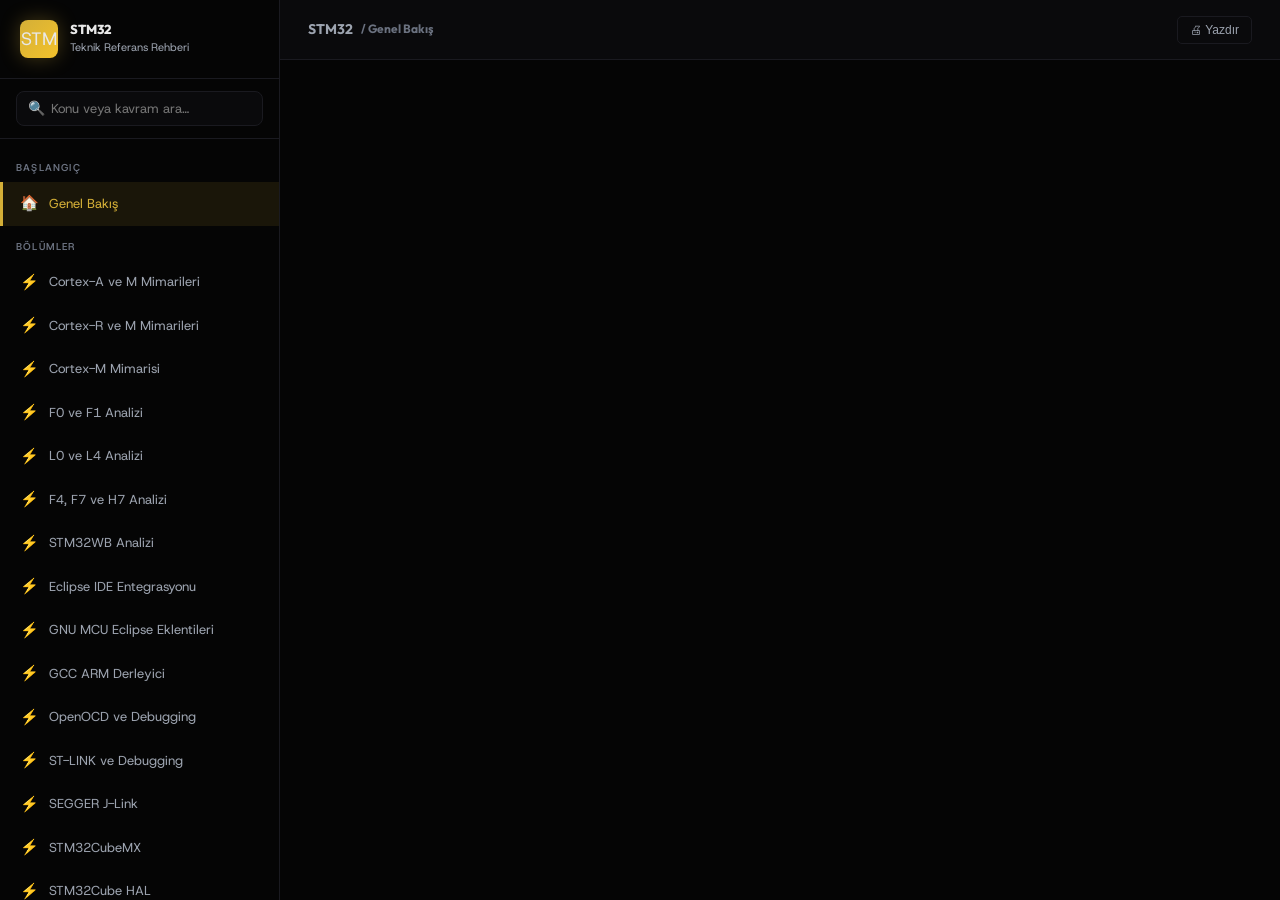
<file: stm32_new.html>
<!DOCTYPE html>
<html lang="tr" data-theme="dark">

<head>
    <meta charset="UTF-8">
    <meta name="viewport" content="width=device-width, initial-scale=1.0">
    <title>STM32 Teknik Rehberi</title>
    <link rel="preconnect" href="https://fonts.googleapis.com">
    <link
        href="https://fonts.googleapis.com/css2?family=Host+Grotesk:wght@300;400;700&family=Outfit:wght@500;700;900&family=JetBrains+Mono:wght@400;600;700&display=swap"
        rel="stylesheet">
    <link rel="stylesheet" href="assets/style.css">
</head>

<body>

    <!-- ===== SIDEBAR ===== -->
    <nav id="sidebar">
        <div class="sidebar-logo">
            <div class="sidebar-logo-icon">STM</div>
            <div>
                <div class="sidebar-logo-text">STM32</div>
                <div class="sidebar-logo-sub">Teknik Referans Rehberi</div>
            </div>
        </div>

        <div class="sidebar-search">
            <span class="search-icon">🔍</span>
            <input type="text" id="searchInput" placeholder="Konu veya kavram ara…" oninput="handleSearch(this.value)">
        </div>

        <div class="sidebar-nav">
            <div class="nav-section-label">Başlangıç</div>
            <a class="nav-item active" onclick="showSection('home')" href="#home">
                <span class="nav-item-icon">🏠</span> Genel Bakış
            </a>

            <div class="nav-section-label">Bölümler</div>
            <a class="nav-item" onclick="showSection('mod-1772096417766')" href="#mod-1772096417766"><span
                    class="nav-item-icon">⚡</span>Cortex-A ve M Mimarileri</a>
            <a class="nav-item" onclick="showSection('mod-1772096423856')" href="#mod-1772096423856"><span
                    class="nav-item-icon">⚡</span>Cortex-R ve M Mimarileri</a>
            <a class="nav-item" onclick="showSection('mod-1772096507722')" href="#mod-1772096507722"><span
                    class="nav-item-icon">⚡</span>Cortex-M Mimarisi</a>
            <a class="nav-item" onclick="showSection('mod-1772096520169')" href="#mod-1772096520169"><span
                    class="nav-item-icon">⚡</span>F0 ve F1 Analizi</a>
            <a class="nav-item" onclick="showSection('mod-1772096529729')" href="#mod-1772096529729"><span
                    class="nav-item-icon">⚡</span>L0 ve L4 Analizi</a>
            <a class="nav-item" onclick="showSection('mod-1772096553216')" href="#mod-1772096553216"><span
                    class="nav-item-icon">⚡</span>F4, F7 ve H7 Analizi</a>
            <a class="nav-item" onclick="showSection('mod-1772096562016')" href="#mod-1772096562016"><span
                    class="nav-item-icon">⚡</span>STM32WB Analizi</a>
            <a class="nav-item" onclick="showSection('mod-1772097380323')" href="#mod-1772097380323"><span
                    class="nav-item-icon">⚡</span>Eclipse IDE Entegrasyonu</a>
            <a class="nav-item" onclick="showSection('mod-1772097390449')" href="#mod-1772097390449"><span
                    class="nav-item-icon">⚡</span>GNU MCU Eclipse Eklentileri</a>
            <a class="nav-item" onclick="showSection('mod-1772097397218')" href="#mod-1772097397218"><span
                    class="nav-item-icon">⚡</span>GCC ARM Derleyici</a>
            <a class="nav-item" onclick="showSection('mod-1772097540864')" href="#mod-1772097540864"><span
                    class="nav-item-icon">⚡</span>OpenOCD ve Debugging</a>
            <a class="nav-item" onclick="showSection('mod-1772097562026')" href="#mod-1772097562026"><span
                    class="nav-item-icon">⚡</span>ST-LINK ve Debugging</a>
            <a class="nav-item" onclick="showSection('mod-1772097571728')" href="#mod-1772097571728"><span
                    class="nav-item-icon">⚡</span>SEGGER J-Link</a>
            <a class="nav-item" onclick="showSection('mod-1772097579033')" href="#mod-1772097579033"><span
                    class="nav-item-icon">⚡</span>STM32CubeMX</a>
            <a class="nav-item" onclick="showSection('mod-1772097766482')" href="#mod-1772097766482"><span
                    class="nav-item-icon">⚡</span>STM32Cube HAL</a>
            <a class="nav-item" onclick="showSection('mod-1772097774369')" href="#mod-1772097774369"><span
                    class="nav-item-icon">⚡</span>GPIO Yönetimi</a>
            <a class="nav-item" onclick="showSection('mod-1772097784115')" href="#mod-1772097784115"><span
                    class="nav-item-icon">⚡</span>NVIC ve Kesme Yönetimi</a>
            <a class="nav-item" onclick="showSection('mod-1772097794746')" href="#mod-1772097794746"><span
                    class="nav-item-icon">⚡</span>DMA Analizi</a>
            <a class="nav-item" onclick="showSection('mod-1772097980946')" href="#mod-1772097980946"><span
                    class="nav-item-icon">⚡</span>Zamanlayıcılar ve PWM</a>
            <a class="nav-item" onclick="showSection('mod-1772097990690')" href="#mod-1772097990690"><span
                    class="nav-item-icon">⚡</span>Seri İletişim</a>
            <a class="nav-item" onclick="showSection('mod-1772097999604')" href="#mod-1772097999604"><span
                    class="nav-item-icon">⚡</span>Analog Birimler (ADC, DAC)</a>
            <a class="nav-item" onclick="showSection('mod-1772098011402')" href="#mod-1772098011402"><span
                    class="nav-item-icon">⚡</span>RTC Analizi</a>
            <a class="nav-item" onclick="showSection('mod-1772098212050')" href="#mod-1772098212050"><span
                    class="nav-item-icon">⚡</span>Güç Yönetimi</a>
            <a class="nav-item" onclick="showSection('mod-1772098222809')" href="#mod-1772098222809"><span
                    class="nav-item-icon">⚡</span>FreeRTOS Tickless Modu</a>
            <a class="nav-item" onclick="showSection('mod-1772098229354')" href="#mod-1772098229354"><span
                    class="nav-item-icon">⚡</span>ARM Semihosting</a>
            <a class="nav-item" onclick="showSection('mod-1772098238465')" href="#mod-1772098238465"><span
                    class="nav-item-icon">⚡</span>ITM ve SWO İzleme</a>
            <a class="nav-item" onclick="showSection('mod-1772098542218')" href="#mod-1772098542218"><span
                    class="nav-item-icon">⚡</span>İzleme Noktaları (Watchpoints)</a>
            <a class="nav-item" onclick="showSection('mod-1772098551075')" href="#mod-1772098551075"><span
                    class="nav-item-icon">⚡</span>FreeRTOS Görev Yönetimi</a>
            <a class="nav-item" onclick="showSection('mod-1772098559793')" href="#mod-1772098559793"><span
                    class="nav-item-icon">⚡</span>FreeRTOS Kuyruk ve Semafor</a>
            <a class="nav-item" onclick="showSection('mod-1772098569282')" href="#mod-1772098569282"><span
                    class="nav-item-icon">⚡</span>CMSIS-RTOS API</a>
            <a class="nav-item" onclick="showSection('mod-1772098861954')" href="#mod-1772098861954"><span
                    class="nav-item-icon">⚡</span>FATFS Dosya Sistemi</a>
            <a class="nav-item" onclick="showSection('mod-1772098867810')" href="#mod-1772098867810"><span
                    class="nav-item-icon">⚡</span>LwIP TCP/IP Yığını</a>
        </div>

        <div class="sidebar-footer">
            <button onclick="window.parent.changePage('home.html')"
                style="background:none; border:1px solid var(--border-accent); color:var(--accent-blue); padding:6px 12px; border-radius:5px; cursor:pointer; font-size:12px; font-weight:700; width: 100%; display:inline-flex; align-items:center; justify-content:center; gap:5px; transition:0.3s;"
                onmouseover="this.style.background='var(--accent-blue)'; this.style.color='#000';"
                onmouseout="this.style.background='none'; this.style.color='var(--accent-blue)';">
                <svg xmlns="http://www.w3.org/2000/svg" width="14" height="14" viewBox="0 0 24 24" fill="none"
                    stroke="currentColor" stroke-width="2" stroke-linecap="round" stroke-linejoin="round">
                    <path d="m12 19-7-7 7-7" />
                    <path d="M19 12H5" />
                </svg>
                ANASAYFAYA DÖN
            </button>
        </div>
    </nav>

    <!-- ===== HEADER ===== -->
    <header id="header">
        <div class="header-title">
            <button class="menu-toggle" onclick="toggleSidebar()">☰</button>
            <span>STM32</span>
            <span class="header-breadcrumb" id="breadcrumb">/ Genel Bakış</span>
        </div>
        <div class="header-actions">
            <button onclick="window.print()"
                style="background:none;border:1px solid var(--border);color:var(--text-secondary);padding:6px 12px;border-radius:5px;cursor:pointer;font-size:12px;">🖨
                Yazdır</button>
        </div>
    </header>

    <main id="main">
        <!-- All sections will be injected here by the script -->
    </main>

    <script src="assets/script.js"></script>
    <script>
        const sectionsData =
            {
                "mod-1772096417766": {
                    "title": "ARM CORTEX-A VE CORTEX-M MİMARİLERİNİN TAKTİKSEL ÇAPRAZ ANALİZİ",
                    "tag": "Bölüm 1"
                },
                "mod-1772096423856": {
                    "title": "ARM CORTEX-R (GERÇEK ZAMANLI) VE CORTEX-M (GÖMÜLÜ) MİMARİLERİNİN TAKTİKSEL ANALİZİ",
                    "tag": "Bölüm 2"
                },
                "mod-1772096507722": {
                    "title": "ARM CORTEX-M (EMBEDDED) MİMARİSİ VE KAPSAMLI SİSTEM ANALİZİ",
                    "tag": "Bölüm 3"
                },
            }; // This would be a very large object in a real scenario

        const mainContainer = document.getElementById('main');

        for (const id in sectionsData) {
            const section = document.createElement('section');
            section.id = id;
            section.className = 'section';

            const header = document.createElement('div');
            header.className = 'section-header';
            header.innerHTML = `
                <div class="section-header-tag">${sectionsData[id].tag}</div>
                <h2>${sectionsData[id].title}</h2>
            `;
            // Add description paragraph here
            
            section.appendChild(header);
            
            // ... create and append cards for tables, code, notes etc. ...

            mainContainer.appendChild(section);
        }

    </script>
</body>

</html>
</file>
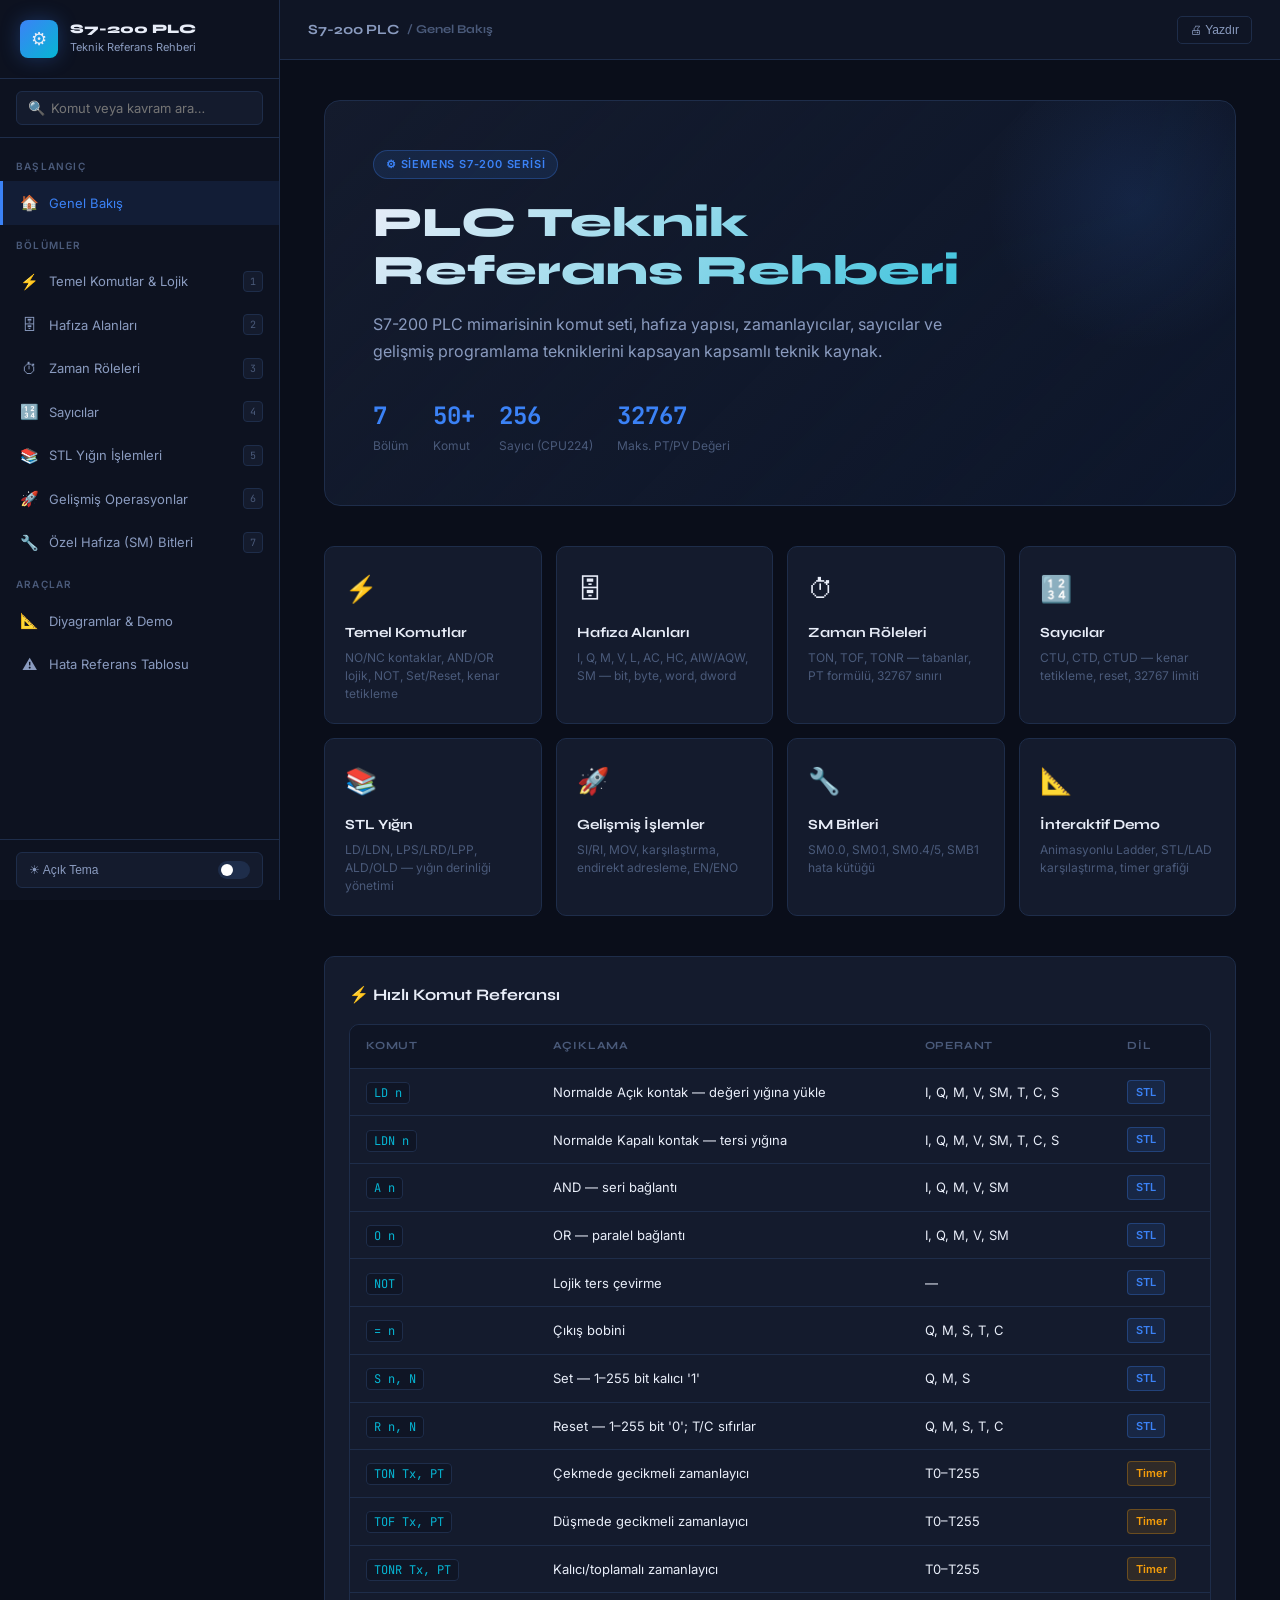
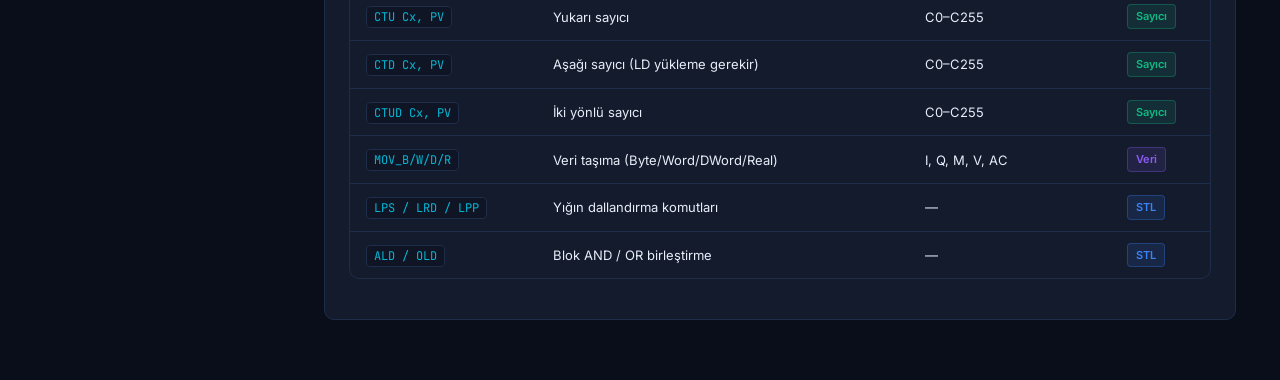
<file: files/PLC_Teknik_Rehber.html>
<!DOCTYPE html>
<html lang="tr" data-theme="dark">
<head>
<meta charset="UTF-8">
<meta name="viewport" content="width=device-width, initial-scale=1.0">
<title>S7-200 PLC Teknik Rehberi</title>
<link rel="preconnect" href="https://fonts.googleapis.com">
<link href="https://fonts.googleapis.com/css2?family=JetBrains+Mono:wght@400;600;700&family=Syne:wght@400;600;700;800&family=Inter:wght@300;400;500;600&display=swap" rel="stylesheet">
<style>
/* ===== DESIGN TOKENS ===== */
:root {
  --bg-primary: #0a0e1a;
  --bg-secondary: #0f1525;
  --bg-card: #141b2d;
  --bg-card-hover: #1a2340;
  --bg-sidebar: #0d1220;
  --border: #1e2d4a;
  --border-accent: #2a4080;
  --text-primary: #e8edf8;
  --text-secondary: #8a9bbf;
  --text-muted: #4a5a7a;
  --accent-blue: #3b82f6;
  --accent-cyan: #06b6d4;
  --accent-green: #10b981;
  --accent-orange: #f59e0b;
  --accent-red: #ef4444;
  --accent-purple: #8b5cf6;
  --ladder-power: #00ff88;
  --ladder-inactive: #1e3a2a;
  --ladder-wire: #374151;
  --glow-blue: 0 0 20px rgba(59,130,246,0.3);
  --glow-green: 0 0 20px rgba(16,185,129,0.3);
  --glow-cyan: 0 0 15px rgba(6,182,212,0.25);
  --sidebar-width: 280px;
  --header-height: 60px;
  --radius: 10px;
  --radius-sm: 6px;
  --transition: all 0.2s ease;
}

[data-theme="light"] {
  --bg-primary: #f0f4ff;
  --bg-secondary: #e8edf8;
  --bg-card: #ffffff;
  --bg-card-hover: #f5f8ff;
  --bg-sidebar: #ffffff;
  --border: #d0d8ef;
  --border-accent: #a0b4e0;
  --text-primary: #1a2040;
  --text-secondary: #4a5a7a;
  --text-muted: #8a9bbf;
  --ladder-power: #059669;
  --ladder-inactive: #d1fae5;
  --ladder-wire: #9ca3af;
}

/* ===== RESET & BASE ===== */
*, *::before, *::after { box-sizing: border-box; margin: 0; padding: 0; }
html { scroll-behavior: smooth; }
body {
  font-family: 'Inter', sans-serif;
  background: var(--bg-primary);
  color: var(--text-primary);
  line-height: 1.7;
  overflow-x: hidden;
}

/* ===== SCROLLBAR ===== */
::-webkit-scrollbar { width: 6px; height: 6px; }
::-webkit-scrollbar-track { background: var(--bg-secondary); }
::-webkit-scrollbar-thumb { background: var(--border-accent); border-radius: 3px; }
::-webkit-scrollbar-thumb:hover { background: var(--accent-blue); }

/* ===== SIDEBAR ===== */
#sidebar {
  position: fixed;
  top: 0; left: 0;
  width: var(--sidebar-width);
  height: 100vh;
  background: var(--bg-sidebar);
  border-right: 1px solid var(--border);
  overflow-y: auto;
  z-index: 1000;
  transition: transform 0.3s ease;
  display: flex;
  flex-direction: column;
}

.sidebar-logo {
  padding: 20px;
  border-bottom: 1px solid var(--border);
  display: flex;
  align-items: center;
  gap: 12px;
}
.sidebar-logo-icon {
  width: 38px; height: 38px;
  background: linear-gradient(135deg, var(--accent-blue), var(--accent-cyan));
  border-radius: 8px;
  display: flex; align-items: center; justify-content: center;
  font-size: 18px;
  box-shadow: var(--glow-blue);
  flex-shrink: 0;
}
.sidebar-logo-text { font-family: 'Syne', sans-serif; font-weight: 800; font-size: 13px; line-height: 1.3; }
.sidebar-logo-sub { font-size: 11px; color: var(--text-secondary); font-weight: 400; }

/* Search */
.sidebar-search {
  padding: 12px 16px;
  border-bottom: 1px solid var(--border);
}
.sidebar-search input {
  width: 100%;
  background: var(--bg-card);
  border: 1px solid var(--border);
  border-radius: var(--radius-sm);
  padding: 8px 12px 8px 34px;
  color: var(--text-primary);
  font-size: 13px;
  outline: none;
  transition: var(--transition);
  font-family: 'Inter', sans-serif;
}
.sidebar-search input:focus { border-color: var(--accent-blue); box-shadow: 0 0 0 3px rgba(59,130,246,0.1); }
.sidebar-search { position: relative; }
.search-icon {
  position: absolute; left: 28px; top: 50%; transform: translateY(-50%);
  color: var(--text-muted); font-size: 14px; pointer-events: none;
}

.sidebar-nav { padding: 8px 0; flex: 1; }
.nav-section-label {
  padding: 12px 16px 6px;
  font-size: 10px;
  font-weight: 600;
  text-transform: uppercase;
  letter-spacing: 1.2px;
  color: var(--text-muted);
}
.nav-item {
  display: flex; align-items: center; gap: 10px;
  padding: 9px 16px;
  cursor: pointer;
  transition: var(--transition);
  border-left: 3px solid transparent;
  font-size: 13px;
  color: var(--text-secondary);
  text-decoration: none;
}
.nav-item:hover { background: var(--bg-card); color: var(--text-primary); }
.nav-item.active {
  background: rgba(59,130,246,0.1);
  border-left-color: var(--accent-blue);
  color: var(--accent-blue);
}
.nav-item-icon { font-size: 15px; width: 20px; text-align: center; flex-shrink: 0; }
.nav-badge {
  margin-left: auto;
  background: var(--bg-card);
  color: var(--text-muted);
  border: 1px solid var(--border);
  border-radius: 4px;
  padding: 1px 6px;
  font-size: 10px;
  font-family: 'JetBrains Mono', monospace;
}

.sidebar-footer {
  padding: 12px 16px;
  border-top: 1px solid var(--border);
}
.theme-toggle {
  display: flex; align-items: center; justify-content: space-between;
  padding: 8px 12px;
  background: var(--bg-card);
  border-radius: var(--radius-sm);
  cursor: pointer;
  font-size: 12px;
  color: var(--text-secondary);
  border: 1px solid var(--border);
  width: 100%;
  transition: var(--transition);
}
.theme-toggle:hover { border-color: var(--accent-blue); color: var(--text-primary); }
.toggle-track {
  width: 32px; height: 18px;
  background: var(--border);
  border-radius: 9px;
  position: relative;
  transition: var(--transition);
}
.toggle-track.on { background: var(--accent-blue); }
.toggle-thumb {
  position: absolute;
  top: 3px; left: 3px;
  width: 12px; height: 12px;
  background: white;
  border-radius: 50%;
  transition: var(--transition);
}
.toggle-track.on .toggle-thumb { left: 17px; }

/* ===== HEADER ===== */
#header {
  position: fixed;
  top: 0;
  left: var(--sidebar-width);
  right: 0;
  height: var(--header-height);
  background: var(--bg-secondary);
  border-bottom: 1px solid var(--border);
  display: flex;
  align-items: center;
  justify-content: space-between;
  padding: 0 28px;
  z-index: 900;
  backdrop-filter: blur(10px);
}
.header-title {
  font-family: 'Syne', sans-serif;
  font-size: 14px;
  font-weight: 700;
  color: var(--text-secondary);
  display: flex; align-items: center; gap: 8px;
}
.header-breadcrumb { color: var(--text-muted); font-size: 12px; }
.header-actions { display: flex; align-items: center; gap: 10px; }
.menu-toggle {
  display: none;
  background: none; border: 1px solid var(--border);
  color: var(--text-primary);
  padding: 6px 10px; border-radius: var(--radius-sm);
  cursor: pointer; font-size: 16px;
}

/* ===== MAIN CONTENT ===== */
#main {
  margin-left: var(--sidebar-width);
  margin-top: var(--header-height);
  padding: 40px 44px;
  max-width: 1200px;
  min-height: calc(100vh - var(--header-height));
}

/* ===== SECTIONS ===== */
.section { display: none; }
.section.active { display: block; }

/* ===== HERO ===== */
.hero {
  background: linear-gradient(135deg, var(--bg-card) 0%, rgba(59,130,246,0.08) 100%);
  border: 1px solid var(--border);
  border-radius: 16px;
  padding: 48px;
  margin-bottom: 40px;
  position: relative;
  overflow: hidden;
}
.hero::before {
  content: '';
  position: absolute;
  top: -50px; right: -50px;
  width: 300px; height: 300px;
  background: radial-gradient(circle, rgba(59,130,246,0.12) 0%, transparent 70%);
  pointer-events: none;
}
.hero-badge {
  display: inline-flex; align-items: center; gap: 6px;
  background: rgba(59,130,246,0.12);
  border: 1px solid rgba(59,130,246,0.3);
  color: var(--accent-blue);
  padding: 4px 12px;
  border-radius: 20px;
  font-size: 11px;
  font-weight: 600;
  text-transform: uppercase;
  letter-spacing: 0.8px;
  margin-bottom: 20px;
}
.hero h1 {
  font-family: 'Syne', sans-serif;
  font-size: 42px;
  font-weight: 800;
  line-height: 1.15;
  margin-bottom: 16px;
  background: linear-gradient(135deg, var(--text-primary) 0%, var(--accent-cyan) 100%);
  -webkit-background-clip: text;
  -webkit-text-fill-color: transparent;
  background-clip: text;
}
.hero p {
  font-size: 16px;
  color: var(--text-secondary);
  max-width: 620px;
  margin-bottom: 30px;
}
.hero-stats {
  display: flex; gap: 24px; flex-wrap: wrap;
}
.hero-stat {
  display: flex; flex-direction: column;
  align-items: flex-start;
}
.hero-stat-num {
  font-family: 'JetBrains Mono', monospace;
  font-size: 24px; font-weight: 700;
  color: var(--accent-blue);
}
.hero-stat-label { font-size: 12px; color: var(--text-muted); }

/* Overview cards */
.overview-grid {
  display: grid;
  grid-template-columns: repeat(auto-fill, minmax(200px, 1fr));
  gap: 14px;
  margin-bottom: 40px;
}
.overview-card {
  background: var(--bg-card);
  border: 1px solid var(--border);
  border-radius: var(--radius);
  padding: 20px;
  cursor: pointer;
  transition: var(--transition);
  position: relative;
  overflow: hidden;
}
.overview-card::after {
  content: '';
  position: absolute;
  bottom: 0; left: 0;
  width: 100%; height: 3px;
  background: var(--card-color, var(--accent-blue));
  transform: scaleX(0);
  transition: transform 0.3s ease;
  transform-origin: left;
}
.overview-card:hover { background: var(--bg-card-hover); border-color: var(--border-accent); transform: translateY(-2px); }
.overview-card:hover::after { transform: scaleX(1); }
.overview-card-icon { font-size: 26px; margin-bottom: 10px; }
.overview-card-title { font-family: 'Syne', sans-serif; font-size: 14px; font-weight: 700; margin-bottom: 4px; }
.overview-card-desc { font-size: 12px; color: var(--text-muted); line-height: 1.5; }

/* ===== SECTION HEADERS ===== */
.section-header {
  margin-bottom: 32px;
  padding-bottom: 20px;
  border-bottom: 1px solid var(--border);
}
.section-header-tag {
  display: inline-flex; align-items: center; gap: 6px;
  font-size: 11px; font-weight: 600;
  text-transform: uppercase; letter-spacing: 1px;
  color: var(--accent-cyan);
  margin-bottom: 10px;
}
.section-header h2 {
  font-family: 'Syne', sans-serif;
  font-size: 28px; font-weight: 800;
  margin-bottom: 8px;
}
.section-header p { font-size: 15px; color: var(--text-secondary); max-width: 680px; }

/* ===== CARDS ===== */
.card {
  background: var(--bg-card);
  border: 1px solid var(--border);
  border-radius: var(--radius);
  padding: 24px;
  margin-bottom: 20px;
  transition: var(--transition);
}
.card:hover { border-color: var(--border-accent); }
.card-title {
  font-family: 'Syne', sans-serif;
  font-size: 16px; font-weight: 700;
  margin-bottom: 12px;
  display: flex; align-items: center; gap: 8px;
}
.card-title-accent { color: var(--accent-blue); }

/* ===== CALLOUTS ===== */
.callout {
  display: flex; gap: 14px;
  padding: 16px 18px;
  border-radius: var(--radius-sm);
  margin: 16px 0;
  border-left: 3px solid;
}
.callout-icon { font-size: 18px; flex-shrink: 0; margin-top: 1px; }
.callout-content { flex: 1; }
.callout-title { font-weight: 600; font-size: 13px; margin-bottom: 4px; }
.callout-text { font-size: 13px; color: var(--text-secondary); line-height: 1.6; }

.callout.info { background: rgba(59,130,246,0.08); border-color: var(--accent-blue); }
.callout.info .callout-title { color: var(--accent-blue); }
.callout.warning { background: rgba(245,158,11,0.08); border-color: var(--accent-orange); }
.callout.warning .callout-title { color: var(--accent-orange); }
.callout.danger { background: rgba(239,68,68,0.08); border-color: var(--accent-red); }
.callout.danger .callout-title { color: var(--accent-red); }
.callout.success { background: rgba(16,185,129,0.08); border-color: var(--accent-green); }
.callout.success .callout-title { color: var(--accent-green); }

/* ===== TABLES ===== */
.table-wrap { overflow-x: auto; margin: 16px 0; border-radius: var(--radius); border: 1px solid var(--border); }
table { width: 100%; border-collapse: collapse; font-size: 13px; }
thead { background: var(--bg-secondary); }
thead th {
  padding: 12px 16px;
  text-align: left;
  font-family: 'Syne', sans-serif;
  font-size: 11px;
  font-weight: 700;
  text-transform: uppercase;
  letter-spacing: 0.8px;
  color: var(--text-muted);
  border-bottom: 1px solid var(--border);
}
tbody td { padding: 11px 16px; border-bottom: 1px solid var(--border); vertical-align: middle; }
tbody tr:last-child td { border-bottom: none; }
tbody tr:hover { background: var(--bg-card-hover); }
td code, th code {
  background: var(--bg-secondary);
  border: 1px solid var(--border);
  padding: 2px 7px;
  border-radius: 4px;
  font-family: 'JetBrains Mono', monospace;
  font-size: 12px;
  color: var(--accent-cyan);
}

/* ===== CODE BLOCKS ===== */
.code-block {
  background: #070c18;
  border: 1px solid var(--border);
  border-radius: var(--radius);
  overflow: hidden;
  margin: 16px 0;
}
.code-header {
  display: flex; align-items: center; justify-content: space-between;
  padding: 10px 16px;
  background: rgba(255,255,255,0.03);
  border-bottom: 1px solid var(--border);
}
.code-lang {
  font-family: 'JetBrains Mono', monospace;
  font-size: 11px;
  font-weight: 600;
  color: var(--accent-cyan);
  text-transform: uppercase;
  letter-spacing: 1px;
}
.code-dots { display: flex; gap: 6px; }
.code-dot { width: 10px; height: 10px; border-radius: 50%; }
.code-body {
  padding: 18px 20px;
  overflow-x: auto;
}
.code-body pre {
  font-family: 'JetBrains Mono', monospace;
  font-size: 13px;
  line-height: 1.8;
  color: var(--text-primary);
  white-space: pre;
}
.c-comment { color: #4a6a4a; }
.c-keyword { color: #60a5fa; font-weight: 600; }
.c-addr { color: #34d399; }
.c-num { color: #fbbf24; }
.c-label { color: #c084fc; }
.c-inst { color: #f87171; }

/* ===== LADDER DIAGRAMS ===== */
.ladder-wrap {
  background: #060a14;
  border: 1px solid var(--border);
  border-radius: var(--radius);
  padding: 24px;
  margin: 20px 0;
  overflow-x: auto;
}
.ladder-title {
  font-family: 'Syne', sans-serif;
  font-size: 13px; font-weight: 700;
  color: var(--text-muted);
  margin-bottom: 20px;
  display: flex; align-items: center; gap: 8px;
  text-transform: uppercase; letter-spacing: 0.8px;
}
.ladder-diagram {
  font-family: 'JetBrains Mono', monospace;
  font-size: 13px;
  line-height: 1.6;
  min-width: 600px;
}
.ladder-svg {
  width: 100%;
  min-width: 580px;
  overflow: visible;
}

/* Animated ladder */
.wire { stroke: var(--ladder-wire); stroke-width: 2; fill: none; transition: stroke 0.4s ease; }
.wire.energized { stroke: var(--ladder-power); filter: drop-shadow(0 0 4px var(--ladder-power)); }
.contact-body { fill: none; stroke: var(--ladder-wire); stroke-width: 2; transition: all 0.4s ease; }
.contact-body.energized { stroke: var(--ladder-power); }
.contact-label { fill: var(--text-secondary); font-family: 'JetBrains Mono', monospace; font-size: 12px; }
.contact-label.energized { fill: var(--ladder-power); }
.coil-circle { fill: none; stroke: var(--ladder-wire); stroke-width: 2; transition: all 0.4s ease; }
.coil-circle.energized { stroke: var(--ladder-power); fill: rgba(0,255,136,0.1); filter: drop-shadow(0 0 6px var(--ladder-power)); }
.coil-label { fill: var(--text-secondary); font-family: 'JetBrains Mono', monospace; font-size: 12px; }
.coil-label.energized { fill: var(--ladder-power); }
.power-rail { stroke: var(--border-accent); stroke-width: 3; }
.ladder-annotation { fill: var(--text-muted); font-family: 'Inter', sans-serif; font-size: 11px; }

.animate-btn {
  background: rgba(59,130,246,0.12);
  border: 1px solid rgba(59,130,246,0.3);
  color: var(--accent-blue);
  padding: 6px 14px;
  border-radius: 5px;
  cursor: pointer;
  font-size: 12px;
  font-family: 'Inter', sans-serif;
  font-weight: 600;
  transition: var(--transition);
  margin-top: 14px;
}
.animate-btn:hover { background: rgba(59,130,246,0.2); }
.animate-btn.active { background: rgba(16,185,129,0.12); border-color: rgba(16,185,129,0.3); color: var(--accent-green); }

/* ===== COMPARE PANEL (STL vs LAD) ===== */
.compare-grid {
  display: grid;
  grid-template-columns: 1fr 1fr;
  gap: 2px;
  border: 1px solid var(--border);
  border-radius: var(--radius);
  overflow: hidden;
  margin: 16px 0;
}
.compare-pane { background: var(--bg-card); }
.compare-header {
  display: flex; align-items: center; gap: 8px;
  padding: 10px 16px;
  background: var(--bg-secondary);
  border-bottom: 1px solid var(--border);
  font-family: 'Syne', sans-serif;
  font-size: 12px; font-weight: 700;
  text-transform: uppercase; letter-spacing: 0.8px;
}
.compare-header.lad { color: var(--accent-green); }
.compare-header.stl { color: var(--accent-cyan); }
.compare-body { padding: 16px; }

/* ===== TIMER CHART ===== */
.timer-chart-wrap {
  background: #060a14;
  border: 1px solid var(--border);
  border-radius: var(--radius);
  padding: 24px;
  margin: 20px 0;
}
.timer-chart-title {
  font-family: 'Syne', sans-serif;
  font-size: 13px; font-weight: 700;
  color: var(--text-muted);
  margin-bottom: 20px;
  text-transform: uppercase; letter-spacing: 0.8px;
}
.timer-chart-svg { width: 100%; overflow: visible; }

/* ===== COUNTER ANIMATION ===== */
.counter-demo {
  background: var(--bg-card);
  border: 1px solid var(--border);
  border-radius: var(--radius);
  padding: 24px;
  margin: 20px 0;
}
.counter-display {
  font-family: 'JetBrains Mono', monospace;
  font-size: 42px;
  font-weight: 700;
  color: var(--accent-blue);
  text-align: center;
  margin: 16px 0;
  text-shadow: var(--glow-blue);
  transition: color 0.3s ease;
}
.counter-display.maxed { color: var(--accent-red); text-shadow: 0 0 20px rgba(239,68,68,0.4); }
.counter-bar-wrap { background: var(--bg-secondary); border-radius: 4px; height: 8px; margin: 8px 0; overflow: hidden; }
.counter-bar {
  height: 100%; border-radius: 4px;
  background: linear-gradient(90deg, var(--accent-blue), var(--accent-cyan));
  transition: width 0.3s ease;
}
.counter-controls { display: flex; gap: 8px; flex-wrap: wrap; margin-top: 14px; }
.counter-btn {
  padding: 8px 18px;
  border-radius: var(--radius-sm);
  border: 1px solid var(--border);
  background: var(--bg-secondary);
  color: var(--text-primary);
  cursor: pointer;
  font-family: 'JetBrains Mono', monospace;
  font-size: 13px;
  font-weight: 600;
  transition: var(--transition);
}
.counter-btn:hover { border-color: var(--accent-blue); color: var(--accent-blue); }
.counter-btn.up:hover { border-color: var(--accent-green); color: var(--accent-green); }
.counter-btn.down:hover { border-color: var(--accent-red); color: var(--accent-red); }
.counter-btn.reset:hover { border-color: var(--accent-orange); color: var(--accent-orange); }

/* ===== SUMMARY CARD ===== */
.summary-card {
  background: linear-gradient(135deg, rgba(59,130,246,0.06), rgba(6,182,212,0.06));
  border: 1px solid rgba(59,130,246,0.2);
  border-radius: var(--radius);
  padding: 28px;
  margin-top: 32px;
}
.summary-card h3 {
  font-family: 'Syne', sans-serif;
  font-size: 16px; font-weight: 800;
  color: var(--accent-cyan);
  margin-bottom: 16px;
  display: flex; align-items: center; gap: 8px;
}
.summary-grid { display: grid; grid-template-columns: repeat(auto-fill, minmax(220px, 1fr)); gap: 10px; }
.summary-item {
  display: flex; align-items: flex-start; gap: 10px;
  padding: 10px 12px;
  background: rgba(0,0,0,0.2);
  border-radius: var(--radius-sm);
  font-size: 13px;
}
.summary-dot { width: 6px; height: 6px; border-radius: 50%; background: var(--accent-blue); margin-top: 6px; flex-shrink: 0; }
.summary-item strong { color: var(--accent-cyan); }

/* ===== ERROR TABLE ===== */
.error-row td:first-child { font-family: 'JetBrains Mono', monospace; color: var(--accent-red); font-size: 12px; }
.tag {
  display: inline-flex; align-items: center;
  padding: 2px 8px;
  border-radius: 4px;
  font-size: 11px; font-weight: 600;
}
.tag.danger { background: rgba(239,68,68,0.12); color: var(--accent-red); border: 1px solid rgba(239,68,68,0.3); }
.tag.warning { background: rgba(245,158,11,0.12); color: var(--accent-orange); border: 1px solid rgba(245,158,11,0.3); }
.tag.success { background: rgba(16,185,129,0.12); color: var(--accent-green); border: 1px solid rgba(16,185,129,0.3); }
.tag.info { background: rgba(59,130,246,0.12); color: var(--accent-blue); border: 1px solid rgba(59,130,246,0.3); }
.tag.purple { background: rgba(139,92,246,0.12); color: var(--accent-purple); border: 1px solid rgba(139,92,246,0.3); }

/* ===== BRIDGE NOTE ===== */
.bridge {
  display: flex; align-items: flex-start; gap: 14px;
  background: rgba(139,92,246,0.07);
  border: 1px solid rgba(139,92,246,0.2);
  border-radius: var(--radius);
  padding: 18px 20px;
  margin: 24px 0;
}
.bridge-icon { font-size: 22px; flex-shrink: 0; }
.bridge h4 { font-family: 'Syne', sans-serif; font-size: 13px; font-weight: 700; color: var(--accent-purple); margin-bottom: 6px; }
.bridge p { font-size: 13px; color: var(--text-secondary); }
.bridge a { color: var(--accent-blue); text-decoration: none; cursor: pointer; font-weight: 600; }
.bridge a:hover { text-decoration: underline; }

/* ===== SCENARIO BOX ===== */
.scenario {
  background: var(--bg-card);
  border: 1px solid var(--border);
  border-left: 4px solid var(--accent-orange);
  border-radius: var(--radius);
  padding: 20px 24px;
  margin: 20px 0;
}
.scenario-tag {
  font-size: 10px; font-weight: 700; text-transform: uppercase; letter-spacing: 1px;
  color: var(--accent-orange);
  margin-bottom: 8px;
}
.scenario h4 { font-family: 'Syne', sans-serif; font-size: 15px; font-weight: 700; margin-bottom: 10px; }
.scenario p { font-size: 13px; color: var(--text-secondary); margin-bottom: 8px; }

/* ===== MEMORY MAP ===== */
.mem-grid {
  display: grid;
  grid-template-columns: repeat(auto-fill, minmax(180px, 1fr));
  gap: 12px;
  margin: 16px 0;
}
.mem-card {
  background: var(--bg-card);
  border: 1px solid var(--border);
  border-radius: var(--radius-sm);
  padding: 14px 16px;
  transition: var(--transition);
}
.mem-card:hover { border-color: var(--border-accent); }
.mem-card-area {
  font-family: 'JetBrains Mono', monospace;
  font-size: 16px; font-weight: 700;
  margin-bottom: 4px;
}
.mem-card-name { font-size: 12px; font-weight: 600; margin-bottom: 6px; }
.mem-card-detail { font-size: 11px; color: var(--text-muted); line-height: 1.6; }
.mem-card-size {
  font-family: 'JetBrains Mono', monospace;
  font-size: 11px; font-weight: 600;
  margin-top: 8px;
  padding: 3px 7px;
  border-radius: 3px;
  display: inline-block;
}

/* ===== TWO-COLUMN LAYOUT ===== */
.two-col { display: grid; grid-template-columns: 1fr 1fr; gap: 20px; margin: 16px 0; }
.three-col { display: grid; grid-template-columns: 1fr 1fr 1fr; gap: 16px; margin: 16px 0; }

/* ===== COMMAND CHIP ===== */
.cmd {
  display: inline-flex; align-items: center;
  background: rgba(6,182,212,0.1);
  border: 1px solid rgba(6,182,212,0.25);
  color: var(--accent-cyan);
  font-family: 'JetBrains Mono', monospace;
  font-size: 12px; font-weight: 700;
  padding: 2px 8px;
  border-radius: 4px;
  white-space: nowrap;
}

/* ===== FBD DIAGRAMS ===== */
.fbd-block {
  display: inline-block;
  background: var(--bg-secondary);
  border: 2px solid var(--border-accent);
  border-radius: 6px;
  min-width: 90px;
  vertical-align: middle;
}
.fbd-header {
  background: var(--border-accent);
  text-align: center;
  padding: 4px 8px;
  font-family: 'JetBrains Mono', monospace;
  font-size: 12px; font-weight: 700;
  color: var(--text-primary);
}
.fbd-body { padding: 8px 10px; }
.fbd-pin { font-family: 'JetBrains Mono', monospace; font-size: 11px; color: var(--text-secondary); margin: 3px 0; }
.fbd-pin.in::before { content: '→ '; color: var(--accent-green); }
.fbd-pin.out::after { content: ' →'; color: var(--accent-blue); }

/* ===== ST CODE ===== */
.st-code { background: #050a12; color: #d4d4d4; }
.st-kw { color: #569cd6; font-weight: 600; }
.st-type { color: #4ec9b0; }
.st-comment { color: #6a9955; font-style: italic; }
.st-string { color: #ce9178; }
.st-num { color: #b5cea8; }
.st-var { color: #9cdcfe; }

/* ===== SEARCH HIGHLIGHT ===== */
.search-highlight { background: rgba(245,158,11,0.3); border-radius: 2px; }

/* ===== PRINT CSS ===== */
@media print {
  #sidebar, #header, .animate-btn, .counter-controls { display: none !important; }
  #main { margin: 0 !important; padding: 20px !important; }
  .section { display: block !important; page-break-before: always; }
  .section:first-child { page-break-before: avoid; }
  .card, .scenario, .summary-card { break-inside: avoid; }
  body { background: white; color: black; }
  .hero h1 { -webkit-text-fill-color: black; }
}

/* ===== MOBILE ===== */
@media (max-width: 900px) {
  :root { --sidebar-width: 0px; }
  #sidebar {
    transform: translateX(-280px);
    width: 280px;
    box-shadow: 4px 0 30px rgba(0,0,0,0.5);
  }
  #sidebar.open { transform: translateX(0); --sidebar-width: 280px; }
  #header { left: 0; }
  #main { margin-left: 0; padding: 20px; }
  .menu-toggle { display: block; }
  .two-col, .three-col { grid-template-columns: 1fr; }
  .compare-grid { grid-template-columns: 1fr; }
  .hero h1 { font-size: 28px; }
  .overview-grid { grid-template-columns: repeat(2, 1fr); }
  .mem-grid { grid-template-columns: repeat(2, 1fr); }
}
@media (max-width: 480px) {
  .overview-grid { grid-template-columns: 1fr; }
  .hero { padding: 28px 20px; }
  .hero-stats { gap: 16px; }
}

/* ===== ANIMATIONS ===== */
@keyframes fadeInUp {
  from { opacity: 0; transform: translateY(16px); }
  to { opacity: 1; transform: translateY(0); }
}
.section.active > * {
  animation: fadeInUp 0.35s ease both;
}
.section.active > *:nth-child(2) { animation-delay: 0.05s; }
.section.active > *:nth-child(3) { animation-delay: 0.1s; }
.section.active > *:nth-child(4) { animation-delay: 0.15s; }

@keyframes pulse-green {
  0%, 100% { opacity: 1; }
  50% { opacity: 0.6; }
}
.energized { animation: none; }
</style>
</head>
<body>

<!-- ===== SIDEBAR ===== -->
<nav id="sidebar">
  <div class="sidebar-logo">
    <div class="sidebar-logo-icon">⚙</div>
    <div>
      <div class="sidebar-logo-text">S7-200 PLC</div>
      <div class="sidebar-logo-sub">Teknik Referans Rehberi</div>
    </div>
  </div>

  <div class="sidebar-search">
    <span class="search-icon">🔍</span>
    <input type="text" id="searchInput" placeholder="Komut veya kavram ara…" oninput="handleSearch(this.value)">
  </div>

  <div class="sidebar-nav">
    <div class="nav-section-label">Başlangıç</div>
    <a class="nav-item active" onclick="showSection('home')" href="#">
      <span class="nav-item-icon">🏠</span> Genel Bakış
    </a>

    <div class="nav-section-label">Bölümler</div>
    <a class="nav-item" onclick="showSection('s1')" href="#">
      <span class="nav-item-icon">⚡</span> Temel Komutlar &amp; Lojik
      <span class="nav-badge">1</span>
    </a>
    <a class="nav-item" onclick="showSection('s2')" href="#">
      <span class="nav-item-icon">🗄</span> Hafıza Alanları
      <span class="nav-badge">2</span>
    </a>
    <a class="nav-item" onclick="showSection('s3')" href="#">
      <span class="nav-item-icon">⏱</span> Zaman Röleleri
      <span class="nav-badge">3</span>
    </a>
    <a class="nav-item" onclick="showSection('s4')" href="#">
      <span class="nav-item-icon">🔢</span> Sayıcılar
      <span class="nav-badge">4</span>
    </a>
    <a class="nav-item" onclick="showSection('s5')" href="#">
      <span class="nav-item-icon">📚</span> STL Yığın İşlemleri
      <span class="nav-badge">5</span>
    </a>
    <a class="nav-item" onclick="showSection('s6')" href="#">
      <span class="nav-item-icon">🚀</span> Gelişmiş Operasyonlar
      <span class="nav-badge">6</span>
    </a>
    <a class="nav-item" onclick="showSection('s7')" href="#">
      <span class="nav-item-icon">🔧</span> Özel Hafıza (SM) Bitleri
      <span class="nav-badge">7</span>
    </a>

    <div class="nav-section-label">Araçlar</div>
    <a class="nav-item" onclick="showSection('diagrams')" href="#">
      <span class="nav-item-icon">📐</span> Diyagramlar &amp; Demo
    </a>
    <a class="nav-item" onclick="showSection('errors')" href="#">
      <span class="nav-item-icon">⚠</span> Hata Referans Tablosu
    </a>
  </div>

  <div class="sidebar-footer">
    <button class="theme-toggle" onclick="toggleTheme()">
      <span id="themeLabel">☀ Açık Tema</span>
      <div class="toggle-track" id="toggleTrack">
        <div class="toggle-thumb"></div>
      </div>
    </button>
  </div>
</nav>

<!-- ===== HEADER ===== -->
<header id="header">
  <div class="header-title">
    <button class="menu-toggle" onclick="toggleSidebar()">☰</button>
    <span>S7-200 PLC</span>
    <span class="header-breadcrumb" id="breadcrumb">/ Genel Bakış</span>
  </div>
  <div class="header-actions">
    <button onclick="window.print()" style="background:none;border:1px solid var(--border);color:var(--text-secondary);padding:6px 12px;border-radius:5px;cursor:pointer;font-size:12px;">🖨 Yazdır</button>
  </div>
</header>

<!-- ===== MAIN ===== -->
<main id="main">

<!-- ============================
     HOME / OVERVIEW
============================= -->
<section id="home" class="section active">
  <div class="hero">
    <div class="hero-badge">⚙ Siemens S7-200 Serisi</div>
    <h1>PLC Teknik<br>Referans Rehberi</h1>
    <p>S7-200 PLC mimarisinin komut seti, hafıza yapısı, zamanlayıcılar, sayıcılar ve gelişmiş programlama tekniklerini kapsayan kapsamlı teknik kaynak.</p>
    <div class="hero-stats">
      <div class="hero-stat"><span class="hero-stat-num">7</span><span class="hero-stat-label">Bölüm</span></div>
      <div class="hero-stat"><span class="hero-stat-num">50+</span><span class="hero-stat-label">Komut</span></div>
      <div class="hero-stat"><span class="hero-stat-num">256</span><span class="hero-stat-label">Sayıcı (CPU224)</span></div>
      <div class="hero-stat"><span class="hero-stat-num">32767</span><span class="hero-stat-label">Maks. PT/PV Değeri</span></div>
    </div>
  </div>

  <div class="overview-grid">
    <div class="overview-card" style="--card-color: #3b82f6" onclick="showSection('s1')">
      <div class="overview-card-icon">⚡</div>
      <div class="overview-card-title">Temel Komutlar</div>
      <div class="overview-card-desc">NO/NC kontaklar, AND/OR lojik, NOT, Set/Reset, kenar tetikleme</div>
    </div>
    <div class="overview-card" style="--card-color: #10b981" onclick="showSection('s2')">
      <div class="overview-card-icon">🗄</div>
      <div class="overview-card-title">Hafıza Alanları</div>
      <div class="overview-card-desc">I, Q, M, V, L, AC, HC, AIW/AQW, SM — bit, byte, word, dword</div>
    </div>
    <div class="overview-card" style="--card-color: #f59e0b" onclick="showSection('s3')">
      <div class="overview-card-icon">⏱</div>
      <div class="overview-card-title">Zaman Röleleri</div>
      <div class="overview-card-desc">TON, TOF, TONR — tabanlar, PT formülü, 32767 sınırı</div>
    </div>
    <div class="overview-card" style="--card-color: #ef4444" onclick="showSection('s4')">
      <div class="overview-card-icon">🔢</div>
      <div class="overview-card-title">Sayıcılar</div>
      <div class="overview-card-desc">CTU, CTD, CTUD — kenar tetikleme, reset, 32767 limiti</div>
    </div>
    <div class="overview-card" style="--card-color: #8b5cf6" onclick="showSection('s5')">
      <div class="overview-card-icon">📚</div>
      <div class="overview-card-title">STL Yığın</div>
      <div class="overview-card-desc">LD/LDN, LPS/LRD/LPP, ALD/OLD — yığın derinliği yönetimi</div>
    </div>
    <div class="overview-card" style="--card-color: #06b6d4" onclick="showSection('s6')">
      <div class="overview-card-icon">🚀</div>
      <div class="overview-card-title">Gelişmiş İşlemler</div>
      <div class="overview-card-desc">SI/RI, MOV, karşılaştırma, endirekt adresleme, EN/ENO</div>
    </div>
    <div class="overview-card" style="--card-color: #10b981" onclick="showSection('s7')">
      <div class="overview-card-icon">🔧</div>
      <div class="overview-card-title">SM Bitleri</div>
      <div class="overview-card-desc">SM0.0, SM0.1, SM0.4/5, SMB1 hata kütüğü</div>
    </div>
    <div class="overview-card" style="--card-color: #f59e0b" onclick="showSection('diagrams')">
      <div class="overview-card-icon">📐</div>
      <div class="overview-card-title">İnteraktif Demo</div>
      <div class="overview-card-desc">Animasyonlu Ladder, STL/LAD karşılaştırma, timer grafiği</div>
    </div>
  </div>

  <!-- Quick ref table -->
  <div class="card">
    <div class="card-title">⚡ Hızlı Komut Referansı</div>
    <div class="table-wrap">
      <table>
        <thead><tr><th>Komut</th><th>Açıklama</th><th>Operant</th><th>Dil</th></tr></thead>
        <tbody>
          <tr><td><code>LD n</code></td><td>Normalde Açık kontak — değeri yığına yükle</td><td>I, Q, M, V, SM, T, C, S</td><td><span class="tag info">STL</span></td></tr>
          <tr><td><code>LDN n</code></td><td>Normalde Kapalı kontak — tersi yığına</td><td>I, Q, M, V, SM, T, C, S</td><td><span class="tag info">STL</span></td></tr>
          <tr><td><code>A n</code></td><td>AND — seri bağlantı</td><td>I, Q, M, V, SM</td><td><span class="tag info">STL</span></td></tr>
          <tr><td><code>O n</code></td><td>OR — paralel bağlantı</td><td>I, Q, M, V, SM</td><td><span class="tag info">STL</span></td></tr>
          <tr><td><code>NOT</code></td><td>Lojik ters çevirme</td><td>—</td><td><span class="tag info">STL</span></td></tr>
          <tr><td><code>= n</code></td><td>Çıkış bobini</td><td>Q, M, S, T, C</td><td><span class="tag info">STL</span></td></tr>
          <tr><td><code>S n, N</code></td><td>Set — 1–255 bit kalıcı '1'</td><td>Q, M, S</td><td><span class="tag info">STL</span></td></tr>
          <tr><td><code>R n, N</code></td><td>Reset — 1–255 bit '0'; T/C sıfırlar</td><td>Q, M, S, T, C</td><td><span class="tag info">STL</span></td></tr>
          <tr><td><code>TON Tx, PT</code></td><td>Çekmede gecikmeli zamanlayıcı</td><td>T0–T255</td><td><span class="tag warning">Timer</span></td></tr>
          <tr><td><code>TOF Tx, PT</code></td><td>Düşmede gecikmeli zamanlayıcı</td><td>T0–T255</td><td><span class="tag warning">Timer</span></td></tr>
          <tr><td><code>TONR Tx, PT</code></td><td>Kalıcı/toplamalı zamanlayıcı</td><td>T0–T255</td><td><span class="tag warning">Timer</span></td></tr>
          <tr><td><code>CTU Cx, PV</code></td><td>Yukarı sayıcı</td><td>C0–C255</td><td><span class="tag success">Sayıcı</span></td></tr>
          <tr><td><code>CTD Cx, PV</code></td><td>Aşağı sayıcı (LD yükleme gerekir)</td><td>C0–C255</td><td><span class="tag success">Sayıcı</span></td></tr>
          <tr><td><code>CTUD Cx, PV</code></td><td>İki yönlü sayıcı</td><td>C0–C255</td><td><span class="tag success">Sayıcı</span></td></tr>
          <tr><td><code>MOV_B/W/D/R</code></td><td>Veri taşıma (Byte/Word/DWord/Real)</td><td>I, Q, M, V, AC</td><td><span class="tag purple">Veri</span></td></tr>
          <tr><td><code>LPS / LRD / LPP</code></td><td>Yığın dallandırma komutları</td><td>—</td><td><span class="tag info">STL</span></td></tr>
          <tr><td><code>ALD / OLD</code></td><td>Blok AND / OR birleştirme</td><td>—</td><td><span class="tag info">STL</span></td></tr>
        </tbody>
      </table>
    </div>
  </div>
</section>

<!-- ============================
     SECTION 1 — TEMEL KOMUTLAR
============================= -->
<section id="s1" class="section">
  <div class="section-header">
    <div class="section-header-tag">⚡ Bölüm 1</div>
    <h2>Temel Komutlar &amp; Lojik Mantık</h2>
    <p>S7-200 PLC'nin çekirdek işletim kuralları — kontaklar, çıkışlar, lojik yığın ve tarama döngüsü ile entegre temel yapı taşları.</p>
  </div>

  <!-- NO / NC Kontaklar -->
  <div class="card">
    <div class="card-title">🔘 Normalde Açık (NO) &amp; Normalde Kapalı (NC) Kontaklar</div>
    <div class="two-col">
      <div>
        <p style="font-size:14px;margin-bottom:12px;">Tüm lojik devrenin başlangıç noktasıdır. Bir adres biti <strong>1</strong> olduğunda NO kontak kapanır; NC kontak açılır.</p>
        <div class="table-wrap">
          <table>
            <thead><tr><th>Kontak</th><th>Adres = 0</th><th>Adres = 1</th><th>Ladder Simgesi</th></tr></thead>
            <tbody>
              <tr><td><strong>NO</strong> (Normalde Açık)</td><td>Açık → enerji geçmez</td><td>Kapanır → enerji geçer</td><td><code>─┤ ├─</code></td></tr>
              <tr><td><strong>NC</strong> (Normalde Kapalı)</td><td>Kapalı → enerji geçer</td><td>Açılır → enerji kesilir</td><td><code>─┤/├─</code></td></tr>
            </tbody>
          </table>
        </div>
      </div>
      <div>
        <div class="callout info">
          <div class="callout-icon">💡</div>
          <div><div class="callout-title">Operant Esnekliği</div><div class="callout-text">Her iki kontak da <code>I, Q, M, SM, S, T, C, V</code> bit adreslerini operant olarak kabul eder. Bu sayede fiziksel bir sensörle zamanlayıcı biti aynı lojik katmanda kullanılabilir.</div></div>
        </div>
        <div class="callout info">
          <div class="callout-icon">🔗</div>
          <div><div class="callout-title">Bağlantı → Lojik</div><div class="callout-text"><strong>Seri bağlantı = AND (Ve)</strong> — iki şart birden sağlanmalı.<br><strong>Paralel bağlantı = OR (Veya)</strong> — şartlardan biri yeterli.</div></div>
        </div>
      </div>
    </div>

    <div class="callout danger" style="margin-top:8px;">
      <div class="callout-icon">🚫</div>
      <div><div class="callout-title">NOT Kontağı Kısıtlaması</div><div class="callout-text"><code>NOT</code> kontağı hiçbir zaman doğrudan sol güç hattına bağlanamaz ve paralel kollar arasına yerleştirilemez. Benzer kural <code>P</code> ve <code>N</code> kenar tetikleme kontakları için de geçerlidir.</div></div>
    </div>
  </div>

  <!-- AND / OR Lojik Tablosu -->
  <div class="card">
    <div class="card-title">🔲 AND &amp; OR Lojik Tablosu</div>
    <div class="two-col">
      <div>
        <p style="font-size:13px;color:var(--text-secondary);margin-bottom:10px;"><strong style="color:var(--accent-blue);">AND (Seri)</strong> — her ikisi de 1 olmalı</p>
        <div class="table-wrap">
          <table>
            <thead><tr><th>Giriş A</th><th>Giriş B</th><th>Çıkış</th></tr></thead>
            <tbody>
              <tr><td>0</td><td>0</td><td style="color:var(--accent-red);font-weight:600;">0</td></tr>
              <tr><td>0</td><td>1</td><td style="color:var(--accent-red);font-weight:600;">0</td></tr>
              <tr><td>1</td><td>0</td><td style="color:var(--accent-red);font-weight:600;">0</td></tr>
              <tr><td>1</td><td>1</td><td style="color:var(--accent-green);font-weight:600;">1</td></tr>
            </tbody>
          </table>
        </div>
      </div>
      <div>
        <p style="font-size:13px;color:var(--text-secondary);margin-bottom:10px;"><strong style="color:var(--accent-green);">OR (Paralel)</strong> — biri 1 olursa yeterli</p>
        <div class="table-wrap">
          <table>
            <thead><tr><th>Giriş A</th><th>Giriş B</th><th>Çıkış</th></tr></thead>
            <tbody>
              <tr><td>0</td><td>0</td><td style="color:var(--accent-red);font-weight:600;">0</td></tr>
              <tr><td>0</td><td>1</td><td style="color:var(--accent-green);font-weight:600;">1</td></tr>
              <tr><td>1</td><td>0</td><td style="color:var(--accent-green);font-weight:600;">1</td></tr>
              <tr><td>1</td><td>1</td><td style="color:var(--accent-green);font-weight:600;">1</td></tr>
            </tbody>
          </table>
        </div>
      </div>
    </div>
  </div>

  <!-- Set / Reset -->
  <div class="card">
    <div class="card-title">🔒 Set (S) / Reset (R) — Kalıcı Lojik</div>
    <p style="font-size:14px;margin-bottom:14px;">Klasik kontaktörlü devrelerdeki "mühürleme (latching)" mantığının PLC karşılığıdır. Şart ortadan kalktığında çıkış durumunu <em>korur</em>.</p>
    <div class="table-wrap">
      <table>
        <thead><tr><th>Komut</th><th>Davranış</th><th>Kapasite</th><th>Özel Not</th></tr></thead>
        <tbody>
          <tr><td><code>S bit, N</code></td><td>N adet biti kalıcı '1' yapar</td><td>1–255 bit</td><td>Şart kaybolsa da '1' kalır</td></tr>
          <tr><td><code>R bit, N</code></td><td>N adet biti kalıcı '0' yapar</td><td>1–255 bit</td><td>T ve C adreslerini de sıfırlar</td></tr>
          <tr><td><code>SI bit, N</code></td><td>Tarama döngüsünü beklemeden anında set</td><td>1–64 bit</td><td><span class="tag danger">Sadece Q alanı</span></td></tr>
          <tr><td><code>RI bit, N</code></td><td>Tarama döngüsünü beklemeden anında reset</td><td>1–64 bit</td><td><span class="tag danger">Sadece Q alanı</span></td></tr>
        </tbody>
      </table>
    </div>
    <div class="callout warning">
      <div class="callout-icon">⚡</div>
      <div><div class="callout-title">SI/RI — Acil Durum Komutları</div><div class="callout-text">Normal PLC döngüsü: program tara → lojik çöz → çıkışları güncelle. <code>SI</code>/<code>RI</code> bu döngüyü yıkarak çıkışı o satır okunduğu anda fiziksel donanıma yansıtır. Pres makineleri, yüksek hızlı kesiciler gibi senaryolarda kullanılır. Standart S/R'ye kıyasla <strong>255 değil 64 bit</strong> kapasitesi ve <strong>yalnızca Q alanı</strong> kısıtı vardır.</div></div>
    </div>
  </div>

  <!-- Kenar Tetikleme -->
  <div class="card">
    <div class="card-title">⬆ Kenar Tetikleme — P (Pozitif) &amp; N (Negatif)</div>
    <p style="font-size:14px;margin-bottom:14px;">Sinyalin <em>ne kadar süre var olduğu</em> değil, <em>ne zaman değiştiği</em> önemlidir. PLC programı saniyede binlerce kez taranır — kenar tetikleme olmadan sayıcılar anında hatalı sayar.</p>
    <div class="two-col">
      <div>
        <div style="background:var(--bg-secondary);border:1px solid var(--border);border-radius:8px;padding:16px;">
          <p style="font-size:12px;color:var(--accent-green);font-weight:700;margin-bottom:8px;">P — Pozitif Kenar (0→1 Geçişi)</p>
          <p style="font-size:13px;color:var(--text-secondary);">Sensör ilk kez algılama yaptığında <strong>tek bir tarama döngüsü</strong> boyunca '1' üretir. Ürün sensörün önünde saatlerce beklese bile sayıcıya giden sinyal kesilir → <strong>1 adet sayılır.</strong></p>
        </div>
      </div>
      <div>
        <div style="background:var(--bg-secondary);border:1px solid var(--border);border-radius:8px;padding:16px;">
          <p style="font-size:12px;color:var(--accent-orange);font-weight:700;margin-bottom:8px;">N — Negatif Kenar (1→0 Geçişi)</p>
          <p style="font-size:13px;color:var(--text-secondary);">Sinyal kesildiği anı yakalar. Ürün sensörün önünden tamamen çıktığında tek darbe üretir. Presin inmesi veya kapağın kapanması gibi ardışık işlemlerde kullanılır.</p>
        </div>
      </div>
    </div>
    <div class="callout danger" style="margin-top:14px;">
      <div class="callout-icon">🚫</div>
      <div><div class="callout-title">CPU Başına Donanımsal Limit</div><div class="callout-text">CPU 210: 32 adet &nbsp;|&nbsp; CPU 212: 128 adet &nbsp;|&nbsp; CPU 214–226: 256 adet kenar tetikleme elemanı kullanılabilir. P ve N kontakları <strong>güç hattına doğrudan bağlanamaz</strong> ve <strong>paralel kollar arasına yerleştirilemez.</strong></div></div>
    </div>
  </div>

  <!-- STL Commands -->
  <div class="card">
    <div class="card-title">📋 STL Temel Komutlar — Karşılaştırmalı Tablo</div>
    <div class="table-wrap">
      <table>
        <thead><tr><th>STL Komutu</th><th>Ladder Karşılığı</th><th>Yığın Etkisi</th><th>Açıklama</th></tr></thead>
        <tbody>
          <tr><td><code>LD n</code></td><td>NO kontak, yeni dal başı</td><td>Değeri yığına iter ↑</td><td>Lojik silsilenin başlangıcı</td></tr>
          <tr><td><code>LDN n</code></td><td>NC kontak, yeni dal başı</td><td>Tersi yığına iter ↑</td><td>Ters şartla başlangıç</td></tr>
          <tr><td><code>A n</code></td><td>NO kontak seri</td><td>Tepedeki değeri günceller</td><td>Seri AND işlemi</td></tr>
          <tr><td><code>AN n</code></td><td>NC kontak seri</td><td>Tepedeki değeri günceller</td><td>Seri AND NOT işlemi</td></tr>
          <tr><td><code>O n</code></td><td>NO kontak paralel</td><td>Tepedeki değeri günceller</td><td>Paralel OR işlemi</td></tr>
          <tr><td><code>ON n</code></td><td>NC kontak paralel</td><td>Tepedeki değeri günceller</td><td>Paralel OR NOT işlemi</td></tr>
          <tr><td><code>NOT</code></td><td>NOT kontağı</td><td>Tepedeki değeri tersler</td><td>Güç akışını tersine çevirir</td></tr>
          <tr><td><code>ALD</code></td><td>İki bloğu seri birleştir</td><td>Derinliği 1 azaltır ↓</td><td>AND Load</td></tr>
          <tr><td><code>OLD</code></td><td>İki bloğu paralel birleştir</td><td>Derinliği 1 azaltır ↓</td><td>OR Load</td></tr>
          <tr><td><code>= n</code></td><td>Çıkış bobini</td><td>Değeri okur, silmez</td><td>Adresi '1' yapar</td></tr>
        </tbody>
      </table>
    </div>
  </div>

  <!-- Scenario -->
  <div class="scenario">
    <div class="scenario-tag">🏭 Endüstriyel Senaryo</div>
    <h4>Motor Start / Stop Devresi</h4>
    <p>Bir konveyör motoru: <strong>I0.0</strong> = Start butonu, <strong>I0.1</strong> = Stop butonu (NC), <strong>I0.2</strong> = Aşırı akım koruması (NC). Çıkış: <strong>Q0.0</strong> = Motor kontaktörü.</p>
    <div class="compare-grid">
      <div class="compare-pane">
        <div class="compare-header lad">🪜 Ladder (LAD)</div>
        <div class="compare-body">
          <div class="ladder-wrap" style="padding:16px;margin:0;">
            <svg class="ladder-svg" viewBox="0 0 520 100" height="100">
              <line x1="10" y1="10" x2="10" y2="90" class="power-rail"/>
              <line x1="510" y1="10" x2="510" y2="90" class="power-rail"/>
              <line x1="10" y1="50" x2="80" y2="50" class="wire"/>
              <!-- I0.0 NO -->
              <line x1="80" y1="50" x2="95" y2="50" class="wire"/>
              <line x1="95" y1="38" x2="95" y2="62" class="contact-body" style="stroke:var(--accent-blue)"/>
              <line x1="115" y1="38" x2="115" y2="62" class="contact-body" style="stroke:var(--accent-blue)"/>
              <line x1="115" y1="50" x2="135" y2="50" class="wire"/>
              <text x="100" y="35" class="contact-label" style="fill:var(--accent-blue);font-size:10px;">I0.0</text>
              <text x="92" y="75" class="ladder-annotation">Start (NO)</text>
              <!-- I0.1 NC -->
              <line x1="135" y1="50" x2="165" y2="50" class="wire"/>
              <line x1="165" y1="38" x2="165" y2="62" class="contact-body" style="stroke:var(--accent-cyan)"/>
              <line x1="185" y1="38" x2="185" y2="62" class="contact-body" style="stroke:var(--accent-cyan)"/>
              <line x1="172" y1="35" x2="178" y2="65" style="stroke:var(--accent-cyan);stroke-width:1.5;"/>
              <line x1="185" y1="50" x2="210" y2="50" class="wire"/>
              <text x="168" y="35" class="contact-label" style="fill:var(--accent-cyan);font-size:10px;">I0.1</text>
              <text x="160" y="75" class="ladder-annotation">Stop (NC)</text>
              <!-- I0.2 NC -->
              <line x1="210" y1="50" x2="240" y2="50" class="wire"/>
              <line x1="240" y1="38" x2="240" y2="62" class="contact-body" style="stroke:var(--accent-orange)"/>
              <line x1="260" y1="38" x2="260" y2="62" class="contact-body" style="stroke:var(--accent-orange)"/>
              <line x1="247" y1="35" x2="253" y2="65" style="stroke:var(--accent-orange);stroke-width:1.5;"/>
              <line x1="260" y1="50" x2="290" y2="50" class="wire"/>
              <text x="243" y="35" class="contact-label" style="fill:var(--accent-orange);font-size:10px;">I0.2</text>
              <text x="228" y="75" class="ladder-annotation">Aşırı Ak. (NC)</text>
              <!-- Coil Q0.0 -->
              <line x1="400" y1="50" x2="430" y2="50" class="wire"/>
              <circle cx="450" cy="50" r="20" class="coil-circle" style="stroke:var(--accent-green)"/>
              <text x="443" y="54" style="fill:var(--accent-green);font-size:11px;font-family:'JetBrains Mono'">Q0</text>
              <line x1="470" y1="50" x2="510" y2="50" class="wire"/>
              <text x="438" y="80" class="coil-label" style="fill:var(--accent-green);font-size:10px;">Motor</text>
              <!-- Mühürleme Q0.0 NO (parallel) -->
              <line x1="95" y1="62" x2="95" y2="90" class="wire"/>
              <line x1="115" y1="62" x2="115" y2="90" class="wire"/>
              <line x1="95" y1="90" x2="115" y2="90" class="wire"/>
              <text x="290" y="45" style="font-size:9px;fill:var(--text-muted);font-family:'JetBrains Mono'">…</text>
            </svg>
          </div>
        </div>
      </div>
      <div class="compare-pane">
        <div class="compare-header stl">📋 STL (Komut Listesi)</div>
        <div class="compare-body">
          <div class="code-block" style="margin:0;">
            <div class="code-header">
              <div class="code-dots"><div class="code-dot" style="background:#ff5f57"></div><div class="code-dot" style="background:#febc2e"></div><div class="code-dot" style="background:#28c840"></div></div>
              <span class="code-lang">STL</span>
            </div>
            <div class="code-body">
<pre><span class="c-comment">// Network 1: Motor Başlatma</span>
<span class="c-keyword">LD</span>    <span class="c-addr">I0.0</span>   <span class="c-comment">// Start butonu (NO)</span>
<span class="c-keyword">O</span>     <span class="c-addr">Q0.0</span>   <span class="c-comment">// Mühürleme (self-hold)</span>
<span class="c-keyword">AN</span>    <span class="c-addr">I0.1</span>   <span class="c-comment">// Stop butonu (NC → AN)</span>
<span class="c-keyword">AN</span>    <span class="c-addr">I0.2</span>   <span class="c-comment">// Aşırı akım koruma (NC)</span>
<span class="c-keyword">=</span>     <span class="c-addr">Q0.0</span>   <span class="c-comment">// Motor çıkışı</span></pre>
            </div>
          </div>
        </div>
      </div>
    </div>
  </div>

  <!-- Summary -->
  <div class="summary-card">
    <h3>📋 Bölüm 1 — Özet Kartı</h3>
    <div class="summary-grid">
      <div class="summary-item"><div class="summary-dot"></div><span><strong>NO:</strong> Adres=1 → kapanır, enerji geçer</span></div>
      <div class="summary-item"><div class="summary-dot"></div><span><strong>NC:</strong> Adres=1 → açılır, enerji kesilir</span></div>
      <div class="summary-item"><div class="summary-dot"></div><span><strong>Seri = AND,</strong> Paralel = OR</span></div>
      <div class="summary-item"><div class="summary-dot"></div><span><strong>NOT</strong> güç hattına doğrudan bağlanamaz</span></div>
      <div class="summary-item"><div class="summary-dot"></div><span><strong>P/N</strong> kenar: tek tarama döngüsü enerji</span></div>
      <div class="summary-item"><div class="summary-dot"></div><span><strong>S/R:</strong> 1–255 bit kalıcı; <strong>SI/RI:</strong> 1–64 bit, sadece Q</span></div>
      <div class="summary-item"><div class="summary-dot"></div><span><strong>LD/LDN:</strong> yığına yükleme, dal başlatma</span></div>
      <div class="summary-item"><div class="summary-dot"></div><span><strong>ALD/OLD:</strong> yığın derinliği 1 azaltır</span></div>
    </div>
  </div>

  <div class="bridge">
    <div class="bridge-icon">🔗</div>
    <div><h4>Sonraki Bağlantı: Hafıza Alanları</h4><p>Bu kontakların kullandığı <code>I, Q, M, V, SM</code> adres alanlarının mimari sınırlarını ve adresleme formatlarını öğrenmek için <a onclick="showSection('s2')">Bölüm 2: Hafıza Alanları</a>'na geçin.</p></div>
  </div>
</section>

<!-- ============================
     SECTION 2 — HAFIZA ALANLARI
============================= -->
<section id="s2" class="section">
  <div class="section-header">
    <div class="section-header-tag">🗄 Bölüm 2</div>
    <h2>Hafıza Alanları &amp; Veri Boyutları</h2>
    <p>S7-200'ün veri mimarisi — hangi bilgi hangi kutuda saklanır, hangi boyut hangi komutla işlenir.</p>
  </div>

  <!-- Veri Boyutları -->
  <div class="card">
    <div class="card-title">📐 Veri Boyutu Hiyerarşisi</div>
    <div class="table-wrap">
      <table>
        <thead><tr><th>Boyut</th><th>Bit Uzunluğu</th><th>Değer Aralığı (işaretsiz)</th><th>Değer Aralığı (işaretli)</th><th>Adres Örneği</th></tr></thead>
        <tbody>
          <tr><td><span class="tag info">Bit</span></td><td>1 bit</td><td>0 veya 1</td><td>—</td><td><code>V25.2</code></td></tr>
          <tr><td><span class="tag success">Byte (B)</span></td><td>8 bit</td><td>0 – 255</td><td>–128 / +127</td><td><code>VB100</code></td></tr>
          <tr><td><span class="tag warning">Word (W)</span></td><td>16 bit</td><td>0 – 65535</td><td>–32768 / +32767</td><td><code>VW47</code></td></tr>
          <tr><td><span class="tag danger">Double Word (D)</span></td><td>32 bit</td><td>0 – 4.294.967.295</td><td>–2.147.483.648 / +2.147.483.647</td><td><code>VD5</code></td></tr>
        </tbody>
      </table>
    </div>
    <div class="callout warning">
      <div class="callout-icon">📌</div>
      <div><div class="callout-title">Dizilim Kuralı (Endianness)</div><div class="callout-text">Word veya Double Word hafızaya yerleşirken: <strong>byte/word numarası küçük olan → yüksek değerli (MSB)</strong>, büyük olan → düşük değerli (LSB) konumlanır. Bu kural M, V ve tüm geniş alanlarda geçerlidir.</div></div>
    </div>
  </div>

  <!-- Memory Map -->
  <div class="card">
    <div class="card-title">🗺 Hafıza Alanı Referans Haritası — CPU 224</div>
    <div class="mem-grid">
      <div class="mem-card">
        <div class="mem-card-area" style="color:#3b82f6">I</div>
        <div class="mem-card-name">Giriş İmaj</div>
        <div class="mem-card-detail">Fiziksel giriş terminallerinin anlık durumu. Tarama başında güncellenir.</div>
        <div class="mem-card-size" style="background:rgba(59,130,246,0.1);color:#3b82f6;">Bit/Byte/Word/DWord</div>
      </div>
      <div class="mem-card">
        <div class="mem-card-area" style="color:#10b981">Q</div>
        <div class="mem-card-name">Çıkış İmaj</div>
        <div class="mem-card-detail">Fiziksel çıkış terminallerini sürer. Tarama sonunda donanıma yansır.</div>
        <div class="mem-card-size" style="background:rgba(16,185,129,0.1);color:#10b981;">Bit/Byte/Word/DWord</div>
      </div>
      <div class="mem-card">
        <div class="mem-card-area" style="color:#8b5cf6">M</div>
        <div class="mem-card-name">Yardımcı Röle</div>
        <div class="mem-card-detail">Ara işlem ve lojik sonuçları için dahili bit alanı. 256 byte.</div>
        <div class="mem-card-size" style="background:rgba(139,92,246,0.1);color:#8b5cf6;">256 Byte</div>
      </div>
      <div class="mem-card">
        <div class="mem-card-area" style="color:#f59e0b">V</div>
        <div class="mem-card-name">Değişken Hafıza</div>
        <div class="mem-card-detail">Proses verisi, sabitler, reçeteler. En geniş genel amaçlı alan.</div>
        <div class="mem-card-size" style="background:rgba(245,158,11,0.1);color:#f59e0b;">Bit/B/W/DWord</div>
      </div>
      <div class="mem-card">
        <div class="mem-card-area" style="color:#06b6d4">L</div>
        <div class="mem-card-name">Lokal Hafıza</div>
        <div class="mem-card-detail">Alt program parametre aktarımı. LAD/FBD: 60 byte kullanılabilir, STL: 64 byte.</div>
        <div class="mem-card-size" style="background:rgba(6,182,212,0.1);color:#06b6d4;">64 Byte (alt prog.)</div>
      </div>
      <div class="mem-card">
        <div class="mem-card-area" style="color:#ef4444">AC</div>
        <div class="mem-card-name">Akümülatör</div>
        <div class="mem-card-detail">Hızlı veri transferi ve alt program parametre geçişi. 4 adet (AC0–AC3).</div>
        <div class="mem-card-size" style="background:rgba(239,68,68,0.1);color:#ef4444;">4 × 32-bit</div>
      </div>
      <div class="mem-card">
        <div class="mem-card-area" style="color:#f59e0b">HC</div>
        <div class="mem-card-name">Hızlı Sayıcı</div>
        <div class="mem-card-detail">20–30 KHz fiziksel sinyalleri sayar. HC0–HC5. Sadece okunabilir.</div>
        <div class="mem-card-size" style="background:rgba(245,158,11,0.1);color:#f59e0b;">6 × 32-bit (DWord)</div>
      </div>
      <div class="mem-card">
        <div class="mem-card-area" style="color:#10b981">AIW</div>
        <div class="mem-card-name">Analog Giriş</div>
        <div class="mem-card-detail">Sensör (sıcaklık, basınç) değerleri. Çift sayı adresleme: AIW0, AIW2…</div>
        <div class="mem-card-size" style="background:rgba(16,185,129,0.1);color:#10b981;">Word (16-bit)</div>
      </div>
      <div class="mem-card">
        <div class="mem-card-area" style="color:#3b82f6">AQW</div>
        <div class="mem-card-name">Analog Çıkış</div>
        <div class="mem-card-detail">Analog aktüatör çıkışı. Çift sayı adresleme: AQW0, AQW2…</div>
        <div class="mem-card-size" style="background:rgba(59,130,246,0.1);color:#3b82f6;">Word (16-bit)</div>
      </div>
      <div class="mem-card">
        <div class="mem-card-area" style="color:#8b5cf6">SM</div>
        <div class="mem-card-name">Özel Hafıza</div>
        <div class="mem-card-detail">CPU iç durumu, flaşörler, hata kütükleri. Bit düzeyinde kullanılır.</div>
        <div class="mem-card-size" style="background:rgba(139,92,246,0.1);color:#8b5cf6;">8-bit Byte kütükler</div>
      </div>
    </div>

    <div class="callout danger" style="margin-top:8px;">
      <div class="callout-icon">🔒</div>
      <div><div class="callout-title">Boyut Kilitli Alanlar — İstisna Yok!</div><div class="callout-text"><strong>AIW/AQW</strong>: sadece <code>MOV_W</code> ile erişim &nbsp;|&nbsp; <strong>HC</strong>: yalnızca 32-bit DWord olarak okunur &nbsp;|&nbsp; <strong>AC</strong>: 32-bit kapasiteli fakat B/W/D formatında erişilebilir. Boyut uyumsuzluğu komutun çalışmamasına veya hata üretmesine neden olur.</div></div>
    </div>
  </div>

  <!-- Adresleme formatı -->
  <div class="card">
    <div class="card-title">📝 Adresleme Format Kuralları</div>
    <div class="two-col">
      <div>
        <p style="font-size:13px;color:var(--text-secondary);margin-bottom:10px;"><strong style="color:var(--accent-blue);">Bit Erişimi</strong></p>
        <div style="background:var(--bg-secondary);border-radius:8px;padding:14px;font-family:'JetBrains Mono',monospace;font-size:14px;">
          <span style="color:var(--accent-blue)">V</span><span style="color:var(--accent-green)">25</span><span style="color:var(--text-muted)">.</span><span style="color:var(--accent-orange)">2</span><br>
          <span style="color:var(--accent-blue);font-size:11px;">Alan</span><span style="color:var(--text-muted);font-size:11px;"> · </span><span style="color:var(--accent-green);font-size:11px;">Byte No</span><span style="color:var(--text-muted);font-size:11px;"> · </span><span style="color:var(--accent-orange);font-size:11px;">Bit No (0–7)</span>
        </div>
      </div>
      <div>
        <p style="font-size:13px;color:var(--text-secondary);margin-bottom:10px;"><strong style="color:var(--accent-green);">Sayısal Erişim</strong></p>
        <div style="background:var(--bg-secondary);border-radius:8px;padding:14px;font-family:'JetBrains Mono',monospace;font-size:14px;">
          <span style="color:var(--accent-blue)">V</span><span style="color:var(--accent-green)">W</span><span style="color:var(--accent-orange)">47</span><br>
          <span style="color:var(--accent-blue);font-size:11px;">Alan</span><span style="color:var(--text-muted);font-size:11px;"> · </span><span style="color:var(--accent-green);font-size:11px;">Boyut (B/W/D)</span><span style="color:var(--text-muted);font-size:11px;"> · </span><span style="color:var(--accent-orange);font-size:11px;">Başlangıç Byte</span>
        </div>
      </div>
    </div>
    <div class="table-wrap" style="margin-top:14px;">
      <table>
        <thead><tr><th>Adres</th><th>Açıklama</th><th>Boyut</th></tr></thead>
        <tbody>
          <tr><td><code>M2.4</code></td><td>M hafıza alanı, byte 2, bit 4</td><td>1 bit</td></tr>
          <tr><td><code>MB0</code></td><td>M hafıza alanı, byte 0</td><td>8 bit</td></tr>
          <tr><td><code>MW0</code></td><td>M hafıza alanı, byte 0+1 (Word)</td><td>16 bit</td></tr>
          <tr><td><code>MD4</code></td><td>M hafıza alanı, byte 4–7 (DWord)</td><td>32 bit</td></tr>
          <tr><td><code>VD5</code></td><td>V hafıza, byte 5–8 (DWord)</td><td>32 bit</td></tr>
          <tr><td><code>AIW0</code></td><td>Analog giriş 0 (çift sayı zorunlu)</td><td>16 bit</td></tr>
          <tr><td><code>HC0</code></td><td>Hızlı sayıcı 0 (boyut harfi yok)</td><td>32 bit</td></tr>
          <tr><td><code>AC0</code></td><td>Akümülatör 0</td><td>32 bit (B/W/D erişilebilir)</td></tr>
        </tbody>
      </table>
    </div>
  </div>

  <!-- MOV commands -->
  <div class="card">
    <div class="card-title">📦 MOV Komutları — Veri Taşıma</div>
    <p style="font-size:14px;margin-bottom:12px;">Veri boyutu, kullanılacak MOV varyantını belirler. Boyut uyumsuzluğu komutu devre dışı bırakır.</p>
    <div class="table-wrap">
      <table>
        <thead><tr><th>Komut</th><th>Boyut</th><th>Kaynak (IN)</th><th>Hedef (OUT)</th><th>Tipik Kullanım</th></tr></thead>
        <tbody>
          <tr><td><code>MOV_B</code></td><td>8 bit</td><td>VB, MB, IB…</td><td>VB, MB, QB…</td><td>Küçük tamsayı taşıma</td></tr>
          <tr><td><code>MOV_W</code></td><td>16 bit</td><td>VW, MW, AIW…</td><td>VW, MW, AQW…</td><td>Analog değer, timer PT taşıma</td></tr>
          <tr><td><code>MOV_D</code></td><td>32 bit</td><td>VD, MD, HC…</td><td>VD, MD…</td><td>Hızlı sayıcı değeri taşıma</td></tr>
          <tr><td><code>MOV_R</code></td><td>32 bit reel</td><td>VD (real)…</td><td>VD (real)…</td><td>Kayan noktalı hesaplama</td></tr>
        </tbody>
      </table>
    </div>
    <div class="callout danger">
      <div class="callout-icon">⛔</div>
      <div><div class="callout-title">EN Bacağı Doğrudan Güç Hattına Bağlanamaz!</div><div class="callout-text">MOV kutusunun <code>EN</code> girişi mutlaka bir kontak veya <code>SM0.0</code> (daima 1) ile tetiklenmelidir. Aksi takdirde derleme hatası üretilir.</div></div>
    </div>
  </div>

  <div class="summary-card">
    <h3>📋 Bölüm 2 — Özet Kartı</h3>
    <div class="summary-grid">
      <div class="summary-item"><div class="summary-dot"></div><span><strong>4 boyut:</strong> Bit, Byte, Word, DWord</span></div>
      <div class="summary-item"><div class="summary-dot"></div><span><strong>MSB kuralı:</strong> Küçük byte no → yüksek değerli</span></div>
      <div class="summary-item"><div class="summary-dot"></div><span><strong>AIW/AQW:</strong> Sadece Word, çift sayı adres</span></div>
      <div class="summary-item"><div class="summary-dot"></div><span><strong>HC:</strong> Sadece DWord (32-bit), HC0–HC5</span></div>
      <div class="summary-item"><div class="summary-dot"></div><span><strong>AC:</strong> 32-bit kapasiteli, B/W/D formatında erişilir</span></div>
      <div class="summary-item"><div class="summary-dot"></div><span><strong>L:</strong> LAD/FBD=60 byte, STL=64 byte</span></div>
      <div class="summary-item"><div class="summary-dot"></div><span><strong>MOV:</strong> IN ve OUT boyutu eşleşmeli</span></div>
      <div class="summary-item"><div class="summary-dot"></div><span><strong>M alanı:</strong> CPU224'te 256 byte</span></div>
    </div>
  </div>

  <div class="bridge">
    <div class="bridge-icon">🔗</div>
    <div><h4>Sonraki Bağlantı: Zaman Röleleri</h4><p>Zaman rölelerinin PT değerinin neden 32767 ile sınırlı olduğunu şimdi anlayabilirsiniz: Word alanında saklanır! <a onclick="showSection('s3')">Bölüm 3: Zaman Röleleri</a>'ne geçin.</p></div>
  </div>
</section>

<!-- ============================
     SECTION 3 — ZAMAN RÖLELERİ
============================= -->
<section id="s3" class="section">
  <div class="section-header">
    <div class="section-header-tag">⏱ Bölüm 3</div>
    <h2>Zaman Röleleri (Timers)</h2>
    <p>TON, TOF ve TONR — geciktirme, kalıcı sayım ve zaman hesaplama formülleri.</p>
  </div>

  <div class="callout info">
    <div class="callout-icon">🔑</div>
    <div><div class="callout-title">Neden Maksimum 32767?</div><div class="callout-text">PT (Preset Time) değeri PLC hafızasında işaretli <strong>Word (16-bit)</strong> alanında saklanır. İşaretli Word'ün alabildiği maksimum pozitif değer = <strong>+32767</strong>. Bu donanımsal bir kısıtlamadır, rastgele seçilmiş bir sayı değildir.</div></div>
  </div>

  <!-- PT Formülü -->
  <div class="card">
    <div class="card-title">🧮 PT Hesaplama Formülü</div>
    <div style="background:var(--bg-secondary);border-radius:10px;padding:24px;text-align:center;margin:12px 0;">
      <div style="font-family:'Syne',sans-serif;font-size:22px;font-weight:800;color:var(--accent-blue);margin-bottom:8px;">
        PT = İstenen Süre (ms) ÷ Zaman Tabanı
      </div>
      <div style="font-size:13px;color:var(--text-muted);">Sonuç 32767'yi geçemez. Uzun süreler için büyük taban seçin.</div>
    </div>
    <div class="table-wrap">
      <table>
        <thead><tr><th>Zaman Tabanı</th><th>Timer Numaraları</th><th>Maks. Fiziksel Süre</th><th>Örnek: 25 sn</th></tr></thead>
        <tbody>
          <tr><td><span class="tag success">1 ms</span></td><td>T0, T32 (TON/TOF) | T0–T31 (TONR)</td><td>32,767 ms ≈ 32,7 sn</td><td>25000 / 1 = 25000 ✓</td></tr>
          <tr><td><span class="tag warning">10 ms</span></td><td>T1–T4, T33–T36 (TON/TOF)</td><td>327,67 sn ≈ 5,4 dk</td><td>25000 / 10 = 2500 ✓</td></tr>
          <tr><td><span class="tag info">100 ms</span></td><td>T37–T63 (TON/TOF) | T101–T255</td><td>3276,7 sn ≈ 54,6 dk</td><td>25000 / 100 = <strong>250</strong> ✓</td></tr>
        </tbody>
      </table>
    </div>
  </div>

  <!-- TON / TOF / TONR Karşılaştırma -->
  <div class="card">
    <div class="card-title">⚖ TON / TOF / TONR — Fark Nedir?</div>
    <div class="three-col">
      <div style="background:var(--bg-secondary);border-radius:8px;padding:16px;border-top:3px solid var(--accent-blue);">
        <div style="font-family:'Syne',sans-serif;font-size:14px;font-weight:800;color:var(--accent-blue);margin-bottom:8px;">TON</div>
        <div style="font-size:12px;font-weight:700;color:var(--text-muted);margin-bottom:8px;">Çekmede Gecikmeli</div>
        <p style="font-size:13px;color:var(--text-secondary);">IN'e enerji gelince sayar. PT'ye ulaşınca çıkış verir.</p>
        <div style="margin-top:10px;padding:8px;background:rgba(59,130,246,0.08);border-radius:5px;font-size:12px;">
          <span style="color:var(--accent-blue);">⚡ Enerji kesilirse → anında sıfır</span>
        </div>
        <div style="margin-top:8px;font-size:12px;color:var(--text-muted);">📌 Kullanım: "5 sn sonra motor çalışsın"</div>
      </div>
      <div style="background:var(--bg-secondary);border-radius:8px;padding:16px;border-top:3px solid var(--accent-orange);">
        <div style="font-family:'Syne',sans-serif;font-size:14px;font-weight:800;color:var(--accent-orange);margin-bottom:8px;">TOF</div>
        <div style="font-size:12px;font-weight:700;color:var(--text-muted);margin-bottom:8px;">Düşmede Gecikmeli</div>
        <p style="font-size:13px;color:var(--text-secondary);">IN'e enerji gelince <em>çıkışı anında aktif eder</em>, saymaz. Enerji kesilince sayar.</p>
        <div style="margin-top:10px;padding:8px;background:rgba(245,158,11,0.08);border-radius:5px;font-size:12px;">
          <span style="color:var(--accent-orange);">🔥 Enerji kesilince → sayım başlar</span>
        </div>
        <div style="margin-top:8px;font-size:12px;color:var(--text-muted);">📌 Kullanım: "Motor durduktan 30 sn soğutma fanı çalışsın"</div>
      </div>
      <div style="background:var(--bg-secondary);border-radius:8px;padding:16px;border-top:3px solid var(--accent-green);">
        <div style="font-family:'Syne',sans-serif;font-size:14px;font-weight:800;color:var(--accent-green);margin-bottom:8px;">TONR</div>
        <div style="font-size:12px;font-weight:700;color:var(--text-muted);margin-bottom:8px;">Kalıcı / Toplamalı</div>
        <p style="font-size:13px;color:var(--text-secondary);">Enerji kesilse dahi sayma değerini <em>hafızada korur</em>. Gelince kaldığı yerden devam eder.</p>
        <div style="margin-top:10px;padding:8px;background:rgba(16,185,129,0.08);border-radius:5px;font-size:12px;">
          <span style="color:var(--accent-green);">🧠 Enerji kesilirse → değer korunur</span>
        </div>
        <div style="margin-top:8px;font-size:12px;color:var(--text-muted);">📌 Kullanım: "Motorun toplam çalışma saati" + <span class="tag danger" style="font-size:10px;">Reset gerekli!</span></div>
      </div>
    </div>
  </div>

  <!-- Timer davranış SVG grafiği -->
  <div class="timer-chart-wrap">
    <div class="timer-chart-title">📈 Timer Davranış Zaman Çizelgesi</div>
    <svg class="timer-chart-svg" viewBox="0 0 780 320" height="320">
      <!-- Background grid -->
      <defs>
        <pattern id="grid" width="40" height="40" patternUnits="userSpaceOnUse">
          <path d="M 40 0 L 0 0 0 40" fill="none" stroke="rgba(255,255,255,0.03)" stroke-width="1"/>
        </pattern>
      </defs>
      <rect width="780" height="320" fill="url(#grid)"/>

      <!-- Labels left -->
      <text x="10" y="58" fill="#8a9bbf" font-size="11" font-family="JetBrains Mono">IN</text>
      <text x="10" y="98" fill="#3b82f6" font-size="11" font-family="JetBrains Mono">TON</text>
      <text x="10" y="145" fill="#8a9bbf" font-size="11" font-family="JetBrains Mono">IN</text>
      <text x="10" y="185" fill="#f59e0b" font-size="11" font-family="JetBrains Mono">TOF</text>
      <text x="10" y="232" fill="#8a9bbf" font-size="11" font-family="JetBrains Mono">IN</text>
      <text x="10" y="272" fill="#10b981" font-size="11" font-family="JetBrains Mono">TONR</text>

      <!-- TON -->
      <!-- IN signal -->
      <polyline points="50,65 120,65 120,50 380,50 380,65 500,65 500,50 660,50 660,65 760,65"
        fill="none" stroke="#8a9bbf" stroke-width="2"/>
      <!-- TON output -->
      <polyline points="50,105 260,105 260,90 380,90 380,105 640,105 640,90 660,90 660,105 760,105"
        fill="none" stroke="#3b82f6" stroke-width="2.5"/>
      <!-- PT arrow -->
      <line x1="120" y1="112" x2="260" y2="112" stroke="#3b82f6" stroke-width="1" stroke-dasharray="3,3"/>
      <text x="170" y="122" fill="#3b82f6" font-size="10" font-family="JetBrains Mono">PT süresi</text>
      <text x="390" y="98" fill="#ef4444" font-size="10" font-family="JetBrains Mono">sıfırlanır</text>

      <!-- Divider -->
      <line x1="50" y1="125" x2="760" y2="125" stroke="rgba(255,255,255,0.05)" stroke-width="1"/>

      <!-- TOF -->
      <!-- IN signal -->
      <polyline points="50,152 150,152 150,137 420,137 420,152 560,152 560,137 760,137"
        fill="none" stroke="#8a9bbf" stroke-width="2"/>
      <!-- TOF output -->
      <polyline points="50,192 150,192 150,177 420,177 420,207 580,207 580,192 560,192"
        fill="none" stroke="#f59e0b" stroke-width="2.5"/>
      <line x1="150" y1="175" x2="150" y2="210" stroke="#f59e0b" stroke-width="1" stroke-dasharray="3,3"/>
      <line x1="420" y1="175" x2="580" y2="175" stroke="#f59e0b" stroke-width="1" stroke-dasharray="3,3"/>
      <text x="460" y="170" fill="#f59e0b" font-size="10" font-family="JetBrains Mono">PT süresi</text>

      <!-- Divider -->
      <line x1="50" y1="215" x2="760" y2="215" stroke="rgba(255,255,255,0.05)" stroke-width="1"/>

      <!-- TONR -->
      <polyline points="50,240 130,240 130,225 250,225 250,240 380,240 380,225 520,225 520,240 660,240 660,225 760,225"
        fill="none" stroke="#8a9bbf" stroke-width="2"/>
      <!-- TONR output (cumulative) -->
      <polyline points="50,279 130,279 130,279 250,270 250,279 380,279 380,270 520,260 520,279 660,279 660,268 760,258"
        fill="none" stroke="#10b981" stroke-width="2.5"/>
      <text x="590" y="258" fill="#10b981" font-size="10" font-family="JetBrains Mono">Birikir →</text>
      <text x="590" y="270" fill="#ef4444" font-size="10" font-family="JetBrains Mono">R ile sıfırla!</text>

      <!-- Legend -->
      <rect x="50" y="298" width="10" height="3" fill="#8a9bbf"/>
      <text x="65" y="304" fill="#8a9bbf" font-size="10" font-family="Inter">IN Sinyali</text>
      <rect x="130" y="298" width="10" height="3" fill="#3b82f6"/>
      <text x="145" y="304" fill="#3b82f6" font-size="10" font-family="Inter">TON Çıkış</text>
      <rect x="210" y="298" width="10" height="3" fill="#f59e0b"/>
      <text x="225" y="304" fill="#f59e0b" font-size="10" font-family="Inter">TOF Çıkış</text>
      <rect x="290" y="298" width="10" height="3" fill="#10b981"/>
      <text x="305" y="304" fill="#10b981" font-size="10" font-family="Inter">TONR Çıkış</text>
    </svg>
  </div>

  <!-- Timer STL codes -->
  <div class="card">
    <div class="card-title">📋 Timer Komut Örnekleri</div>
    <div class="three-col">
      <div class="code-block" style="margin:0;">
        <div class="code-header">
          <div class="code-dots"><div class="code-dot" style="background:#ff5f57"></div><div class="code-dot" style="background:#febc2e"></div><div class="code-dot" style="background:#28c840"></div></div>
          <span class="code-lang">TON</span>
        </div>
        <div class="code-body">
<pre><span class="c-comment">// 2.5 saniye gecikme</span>
<span class="c-comment">// T37 = 100ms taban</span>
<span class="c-keyword">LD</span>   <span class="c-addr">I0.0</span>
<span class="c-inst">TON</span>  <span class="c-addr">T37</span>, <span class="c-num">25</span>
<span class="c-comment">// 25 × 100ms = 2500ms</span>
<span class="c-keyword">LD</span>   <span class="c-addr">T37</span>
<span class="c-keyword">=</span>    <span class="c-addr">Q0.0</span></pre>
        </div>
      </div>
      <div class="code-block" style="margin:0;">
        <div class="code-header">
          <div class="code-dots"><div class="code-dot" style="background:#ff5f57"></div><div class="code-dot" style="background:#febc2e"></div><div class="code-dot" style="background:#28c840"></div></div>
          <span class="code-lang">TOF</span>
        </div>
        <div class="code-body">
<pre><span class="c-comment">// Fan 5 sn daha çalışsın</span>
<span class="c-comment">// T38 = 100ms taban</span>
<span class="c-keyword">LD</span>   <span class="c-addr">I0.1</span>
<span class="c-inst">TOF</span>  <span class="c-addr">T38</span>, <span class="c-num">50</span>
<span class="c-comment">// 50 × 100ms = 5000ms</span>
<span class="c-keyword">LD</span>   <span class="c-addr">T38</span>
<span class="c-keyword">=</span>    <span class="c-addr">Q0.1</span></pre>
        </div>
      </div>
      <div class="code-block" style="margin:0;">
        <div class="code-header">
          <div class="code-dots"><div class="code-dot" style="background:#ff5f57"></div><div class="code-dot" style="background:#febc2e"></div><div class="code-dot" style="background:#28c840"></div></div>
          <span class="code-lang">TONR</span>
        </div>
        <div class="code-body">
<pre><span class="c-comment">// Toplam çalışma saati</span>
<span class="c-keyword">LD</span>   <span class="c-addr">I0.0</span>   <span class="c-comment">// Motor çalışıyor</span>
<span class="c-inst">TONR</span> <span class="c-addr">T4</span>, <span class="c-num">32767</span>
<span class="c-comment">// Resetleme:</span>
<span class="c-keyword">LD</span>   <span class="c-addr">I0.5</span>   <span class="c-comment">// Bakım butonu</span>
<span class="c-keyword">R</span>    <span class="c-addr">T4</span>, <span class="c-num">1</span></pre>
        </div>
      </div>
    </div>
  </div>

  <!-- Senaryo -->
  <div class="scenario">
    <div class="scenario-tag">🏭 Endüstriyel Senaryo</div>
    <h4>Soğutma Sistemi — TOF Kullanımı</h4>
    <p>Bir CNC tezgahının soğutma pompası: tezgah STOP aldıktan sonra pompa 60 saniye daha çalışarak kesici ucu soğutmaya devam eder. <code>I0.0</code> = Tezgah RUN sinyali, <code>Q0.2</code> = Soğutma pompası.</p>
    <div class="code-block">
      <div class="code-header"><div class="code-dots"><div class="code-dot" style="background:#ff5f57"></div><div class="code-dot" style="background:#febc2e"></div><div class="code-dot" style="background:#28c840"></div></div><span class="code-lang">STL — TOF Soğutma Devresi</span></div>
      <div class="code-body">
<pre><span class="c-comment">// T37 = 100ms tabanlı TOF, PT=600 → 60 saniye</span>
<span class="c-keyword">LD</span>    <span class="c-addr">I0.0</span>    <span class="c-comment">// Tezgah RUN sinyali</span>
<span class="c-inst">TOF</span>   <span class="c-addr">T37</span>, <span class="c-num">600</span>  <span class="c-comment">// 600 × 100ms = 60 000ms = 60 sn</span>
<span class="c-keyword">LD</span>    <span class="c-addr">T37</span>     <span class="c-comment">// Tezgah çalışırken ve kapandıktan 60 sn boyunca '1'</span>
<span class="c-keyword">=</span>     <span class="c-addr">Q0.2</span>    <span class="c-comment">// Soğutma pompası çıkışı</span></pre>
      </div>
    </div>
  </div>

  <div class="summary-card">
    <h3>📋 Bölüm 3 — Özet Kartı</h3>
    <div class="summary-grid">
      <div class="summary-item"><div class="summary-dot"></div><span><strong>PT maks:</strong> 32767 (Word sınırı)</span></div>
      <div class="summary-item"><div class="summary-dot"></div><span><strong>Formül:</strong> PT = ms / Taban</span></div>
      <div class="summary-item"><div class="summary-dot"></div><span><strong>TON:</strong> Enerji gelince say, kesilince sıfır</span></div>
      <div class="summary-item"><div class="summary-dot"></div><span><strong>TOF:</strong> Enerji kesilince sayar, kapanış gecikmesi</span></div>
      <div class="summary-item"><div class="summary-dot"></div><span><strong>TONR:</strong> Değeri korur, R komutuyla sıfırla</span></div>
      <div class="summary-item"><div class="summary-dot"></div><span><strong>Tabanlar:</strong> 1ms / 10ms / 100ms</span></div>
      <div class="summary-item"><div class="summary-dot"></div><span><strong>TONR zorunluluğu:</strong> Mutlaka R (Reset) bobini</span></div>
      <div class="summary-item"><div class="summary-dot"></div><span><strong>100ms taban maks:</strong> ≈54,6 dakika</span></div>
    </div>
  </div>

  <div class="bridge">
    <div class="bridge-icon">🔗</div>
    <div><h4>Sonraki Bağlantı: Sayıcılar</h4><p>Sayıcılardaki PV sınırı da aynı nedenle 32767'dir. TONR'deki kalıcılık mantığı sayıcılarda da geçerli — <a onclick="showSection('s4')">Bölüm 4: Sayıcılar</a>'a geçin.</p></div>
  </div>
</section>

<!-- ============================
     SECTION 4 — SAYICILAR
============================= -->
<section id="s4" class="section">
  <div class="section-header">
    <div class="section-header-tag">🔢 Bölüm 4</div>
    <h2>Sayıcılar (Counters)</h2>
    <p>CTU, CTD ve CTUD — kenar tetikleme zorunluluğu, PV sınırı ve reset mekanizmaları.</p>
  </div>

  <div class="callout info">
    <div class="callout-icon">📌</div>
    <div><div class="callout-title">Genel Kural: CPU 224'te 256 Adet Sayıcı (C0–C255)</div><div class="callout-text">Tüm sayıcılarda <strong>PV maks = 32767</strong> (Word alanı sınırı). Tüm sayıcılar enerjileri kesilse bile değerlerini korur — bu yüzden <strong>R (Reset)</strong> komutu zorunludur. Sayıcı girişlerine mutlaka <strong>P veya N kenar tetikleme</strong> konulmalıdır.</div></div>
  </div>

  <!-- CTU / CTD / CTUD karşılaştırma -->
  <div class="card">
    <div class="card-title">🔄 CTU / CTD / CTUD Karşılaştırma Tablosu</div>
    <div class="table-wrap">
      <table>
        <thead><tr><th>Özellik</th><th>CTU (Yukarı)</th><th>CTD (Aşağı)</th><th>CTUD (İki Yönlü)</th></tr></thead>
        <tbody>
          <tr><td>Başlangıç Değeri</td><td>0'dan başlar</td><td><strong>PV yüklenmeli</strong> (LD)</td><td>0'dan başlar</td></tr>
          <tr><td>Sayma Yönü</td><td>CU: 0 → PV</td><td>CD: PV → 0</td><td>CU: +1 | CD: -1</td></tr>
          <tr><td>Çıkış Koşulu</td><td>Değer ≥ PV → '1'</td><td>Değer = 0 → '1'</td><td>Değer ≥ PV → '1'</td></tr>
          <tr><td>Çıkış Kapanma</td><td>R komutuyla</td><td>R komutuyla</td><td>CD ile PV'nin altına → '0' veya R</td></tr>
          <tr><td>Reset Yöntemi</td><td>R girişi</td><td>R girişi</td><td>R girişi</td></tr>
          <tr><td>Ön Yükleme</td><td>Gerekmez</td><td><span class="tag danger">LD girişi zorunlu</span></td><td>Gerekmez</td></tr>
          <tr><td>Kenar Tetikleme</td><td>CU önüne P/N</td><td>CD önüne P/N</td><td>CU ve CD önüne P/N</td></tr>
        </tbody>
      </table>
    </div>
  </div>

  <!-- CTD LD Açıklaması -->
  <div class="card">
    <div class="card-title">⬇ CTD — Neden LD (Load) Yüklemesi Zorunlu?</div>
    <p style="font-size:14px;margin-bottom:14px;">CTD geriye doğru saydığı için bir "başlangıç noktasına" ihtiyaç duyar. CD girişinden sayma başlamadan önce <code>LD</code> girişine sinyal gönderilerek PV değeri sayıcının içine yüklenir. Bu işlem genellikle <code>SM0.1</code> (ilk tarama biti) ile otomatize edilir.</p>
    <div class="compare-grid">
      <div class="compare-pane">
        <div class="compare-header stl">📋 CTD STL Örneği</div>
        <div class="compare-body">
          <div class="code-block" style="margin:0;">
            <div class="code-header"><div class="code-dots"><div class="code-dot" style="background:#ff5f57"></div><div class="code-dot" style="background:#febc2e"></div><div class="code-dot" style="background:#28c840"></div></div><span class="code-lang">STL</span></div>
            <div class="code-body">
<pre><span class="c-comment">// Network 1: İlk açılışta yükle</span>
<span class="c-keyword">LD</span>    <span class="c-addr">SM0.1</span>   <span class="c-comment">// Sadece ilk taramada '1'</span>
<span class="c-keyword">LD</span>    <span class="c-addr">SM0.1</span>
<span class="c-inst">CTD</span>   <span class="c-addr">C10</span>, <span class="c-num">5</span>  <span class="c-comment">// PV=5 yüklendi</span>

<span class="c-comment">// Network 2: Aşağı sayım</span>
<span class="c-keyword">LD</span>    <span class="c-addr">I0.0</span>
<span class="c-keyword">EU</span>             <span class="c-comment">// Pozitif kenar (P)</span>
<span class="c-keyword">LD</span>    <span class="c-addr">SM0.1</span>   <span class="c-comment">// LD (Load) sinyali</span>
<span class="c-inst">CTD</span>   <span class="c-addr">C10</span>, <span class="c-num">5</span>

<span class="c-comment">// Network 3: Çıkış</span>
<span class="c-keyword">LD</span>    <span class="c-addr">C10</span>    <span class="c-comment">// 0'a ulaşınca '1'</span>
<span class="c-keyword">=</span>     <span class="c-addr">Q0.0</span></pre>
            </div>
          </div>
        </div>
      </div>
      <div class="compare-pane">
        <div class="compare-header lad">🪜 CTU Ladder Örneği</div>
        <div class="compare-body">
          <div class="code-block" style="margin:0;">
            <div class="code-header"><div class="code-dots"><div class="code-dot" style="background:#ff5f57"></div><div class="code-dot" style="background:#febc2e"></div><div class="code-dot" style="background:#28c840"></div></div><span class="code-lang">LAD — Konveyör Sayımı</span></div>
            <div class="code-body">
<pre><span class="c-comment">// 10 ürün sayılınca Q aktif</span>

<span class="c-comment">// Network 1: Sayım</span>
[<span class="c-keyword">P</span>] <span class="c-addr">I0.0</span>   <span class="c-comment">// Ürün sensörü (P kenar)</span>
   │
[CTU <span class="c-addr">C0</span>, PV=<span class="c-num">10</span>]

<span class="c-comment">// Network 2: Çıkış</span>
[<span class="c-addr">C0</span>] ──────────── (<span class="c-addr">Q0.0</span>)
         <span class="c-comment">// 10 ürün doldu</span>

<span class="c-comment">// Network 3: Reset</span>
[<span class="c-keyword">P</span>] <span class="c-addr">I0.1</span>   <span class="c-comment">// Reset butonu</span>
   │
[R <span class="c-addr">C0</span>, 1]</pre>
            </div>
          </div>
        </div>
      </div>
    </div>
  </div>

  <!-- Counter Demo -->
  <div class="counter-demo">
    <div class="card-title">🎮 İnteraktif Sayıcı Demo</div>
    <div style="display:flex;gap:24px;flex-wrap:wrap;align-items:flex-start;">
      <div style="flex:1;min-width:200px;">
        <div style="font-size:12px;color:var(--text-muted);margin-bottom:4px;">Sayıcı Türü</div>
        <select id="ctrType" onchange="updateCounterType()" style="background:var(--bg-secondary);border:1px solid var(--border);color:var(--text-primary);padding:6px 10px;border-radius:5px;font-size:13px;width:100%;">
          <option value="ctu">CTU — Yukarı Sayıcı</option>
          <option value="ctd">CTD — Aşağı Sayıcı</option>
          <option value="ctud">CTUD — İki Yönlü</option>
        </select>
        <div style="margin-top:10px;font-size:12px;color:var(--text-muted);">PV Hedef Değeri</div>
        <input type="number" id="pvInput" value="5" min="1" max="32767" onchange="setPV(this.value)"
          style="background:var(--bg-secondary);border:1px solid var(--border);color:var(--text-primary);padding:6px 10px;border-radius:5px;font-size:13px;width:100%;margin-top:4px;">
      </div>
      <div style="flex:2;min-width:240px;">
        <div style="font-size:12px;color:var(--text-muted);margin-bottom:4px;">Anlık Değer / PV</div>
        <div class="counter-display" id="ctrDisplay">0 / 5</div>
        <div class="counter-bar-wrap">
          <div class="counter-bar" id="ctrBar" style="width:0%"></div>
        </div>
        <div id="ctrStatus" style="font-size:12px;color:var(--text-muted);margin-top:6px;">Sayıcı hazır — CU ile sayın</div>
      </div>
    </div>
    <div class="counter-controls">
      <button class="counter-btn up" id="btnCU" onclick="ctrCU()">▲ CU (Count Up)</button>
      <button class="counter-btn down" id="btnCD" onclick="ctrCD()" disabled>▼ CD (Count Down)</button>
      <button class="counter-btn reset" onclick="ctrReset()">↺ R (Reset)</button>
      <button class="counter-btn" id="btnLD" onclick="ctrLoad()" disabled style="opacity:0.4;">⬆ LD (Load — CTD için)</button>
    </div>
  </div>

  <!-- Senaryo -->
  <div class="scenario">
    <div class="scenario-tag">🏭 Endüstriyel Senaryo</div>
    <h4>Otopark Kapasite Takibi — CTUD</h4>
    <p><strong>I0.0</strong> = Giriş sensörü (araç girdi), <strong>I0.1</strong> = Çıkış sensörü (araç çıktı), <strong>PV=50</strong> = Kapasite, <strong>Q0.5</strong> = "DOLU" tabelası.</p>
    <div class="code-block">
      <div class="code-header"><div class="code-dots"><div class="code-dot" style="background:#ff5f57"></div><div class="code-dot" style="background:#febc2e"></div><div class="code-dot" style="background:#28c840"></div></div><span class="code-lang">STL — CTUD Otopark</span></div>
      <div class="code-body">
<pre><span class="c-comment">// CU: araç girişi, CD: araç çıkışı</span>
<span class="c-keyword">LD</span>    <span class="c-addr">I0.0</span>
<span class="c-keyword">EU</span>             <span class="c-comment">// Giriş kenar tetikleme</span>
<span class="c-keyword">LD</span>    <span class="c-addr">I0.1</span>
<span class="c-keyword">EU</span>             <span class="c-comment">// Çıkış kenar tetikleme</span>
<span class="c-keyword">LD</span>    <span class="c-addr">I0.2</span>    <span class="c-comment">// Reset (vardiya sonu)</span>
<span class="c-inst">CTUD</span>  <span class="c-addr">C0</span>, <span class="c-num">50</span>  <span class="c-comment">// PV=50 kapasite</span>

<span class="c-keyword">LD</span>    <span class="c-addr">C0</span>     <span class="c-comment">// 50 araç dolunca '1'</span>
<span class="c-keyword">=</span>     <span class="c-addr">Q0.5</span>   <span class="c-comment">// DOLU tabelası</span></pre>
      </div>
    </div>
  </div>

  <div class="summary-card">
    <h3>📋 Bölüm 4 — Özet Kartı</h3>
    <div class="summary-grid">
      <div class="summary-item"><div class="summary-dot"></div><span><strong>PV maks:</strong> 32767 (Word sınırı)</span></div>
      <div class="summary-item"><div class="summary-dot"></div><span><strong>P/N kenar:</strong> Sayıcı girişlerine zorunlu</span></div>
      <div class="summary-item"><div class="summary-dot"></div><span><strong>CTU:</strong> 0'dan PV'ye, sıfır için R</span></div>
      <div class="summary-item"><div class="summary-dot"></div><span><strong>CTD:</strong> LD yükleme zorunlu (SM0.1 ile)</span></div>
      <div class="summary-item"><div class="summary-dot"></div><span><strong>CTUD:</strong> PV altına düşerse çıkış kapanır</span></div>
      <div class="summary-item"><div class="summary-dot"></div><span><strong>Reset:</strong> Bit ve değer ikisi de '0' olur</span></div>
      <div class="summary-item"><div class="summary-dot"></div><span><strong>CPU224:</strong> C0–C255 = 256 sayıcı</span></div>
      <div class="summary-item"><div class="summary-dot"></div><span><strong>20–30 KHz:</strong> Standart sayıcı yetmez → HC kullan</span></div>
    </div>
  </div>
</section>

<!-- ============================
     SECTION 5 — STL YIĞIN
============================= -->
<section id="s5" class="section">
  <div class="section-header">
    <div class="section-header-tag">📚 Bölüm 5</div>
    <h2>STL Yığın (Stack) İşlemleri</h2>
    <p>Ladder diyagramlarının arka planında çalışan lojik yığın — derinlik yönetimi, dallandırma ve birleştirme.</p>
  </div>

  <div class="callout info">
    <div class="callout-icon">🏗</div>
    <div><div class="callout-title">Yığın (Stack) Nedir?</div><div class="callout-text">S7-200 işlemcisinde <strong>maksimum 9 kademe</strong> derinliğe sahip bir lojik yığın bulunur. Bit değerleri üst üste itilir, işlenir ve çekilir. Tüm LD, A, O, ALD, OLD, LPS işlemleri bu yığın üzerinde gerçekleşir.</div></div>
  </div>

  <!-- Stack komutları tablosu -->
  <div class="card">
    <div class="card-title">📊 STL Yığın Komutları — Tam Referans</div>
    <div class="table-wrap">
      <table>
        <thead><tr><th>Komut</th><th>İşlev</th><th>Yığın Etkisi</th><th>Dikkat</th></tr></thead>
        <tbody>
          <tr><td><code>LD n</code></td><td>Adresi yığına yükle (NO)</td><td>Derinlik +1 ↑ (diğerleri kayar)</td><td>Yeni dal başlatır</td></tr>
          <tr><td><code>LDN n</code></td><td>Adresi tersleyip yükle (NC)</td><td>Derinlik +1 ↑</td><td>Yeni dal başlatır</td></tr>
          <tr><td><code>ALD</code></td><td>Üstteki 2 biti AND'le</td><td><span class="tag danger">Derinlik -1 ↓</span></td><td>2 bloğu seri birleştirir</td></tr>
          <tr><td><code>OLD</code></td><td>Üstteki 2 biti OR'la</td><td><span class="tag danger">Derinlik -1 ↓</span></td><td>2 bloğu paralel birleştirir</td></tr>
          <tr><td><code>LPS</code></td><td>Tepeyi kopyala, iter</td><td><span class="tag warning">Derinlik +1 ↑ (alt bit kayar!)</span></td><td>Çoklu çıkış ilk dalı</td></tr>
          <tr><td><code>LRD</code></td><td>2. biti tepeye kopyala</td><td><span class="tag success">Derinlik değişmez</span></td><td>Ara dallar için güvenli</td></tr>
          <tr><td><code>LPP</code></td><td>Tepe değeri at, 2. yukarı gel</td><td><span class="tag danger">Derinlik -1 ↓</span></td><td>Son dalı kapatır</td></tr>
        </tbody>
      </table>
    </div>
  </div>

  <!-- LPS/LRD/LPP Görsel Açıklama -->
  <div class="card">
    <div class="card-title">🌿 LPS / LRD / LPP — Çoklu Çıkış Dallandırması</div>
    <p style="font-size:14px;margin-bottom:16px;">Tek bir giriş şartından birden fazla çıkış kontrol edilmek istendiğinde kullanılır. Doğru sıralama kritiktir.</p>

    <div class="compare-grid">
      <div class="compare-pane">
        <div class="compare-header lad">🪜 Ladder — 3 Çıkışlı Devre</div>
        <div class="compare-body">
          <div class="ladder-wrap" style="padding:16px;margin:0;min-height:180px;">
            <svg class="ladder-svg" viewBox="0 0 480 200" height="200">
              <line x1="20" y1="10" x2="20" y2="190" class="power-rail"/>
              <line x1="460" y1="10" x2="460" y2="190" class="power-rail"/>
              <!-- Ortak koşul: I0.0 AND I0.1 -->
              <line x1="20" y1="100" x2="70" y2="100" class="wire"/>
              <line x1="70" y1="88" x2="70" y2="112" class="contact-body" style="stroke:var(--accent-blue)"/>
              <line x1="90" y1="88" x2="90" y2="112" class="contact-body" style="stroke:var(--accent-blue)"/>
              <line x1="90" y1="100" x2="130" y2="100" class="wire"/>
              <text x="72" y="84" style="fill:var(--accent-blue);font-size:10px;font-family:'JetBrains Mono'">I0.0</text>
              <!-- Branch point -->
              <line x1="130" y1="40" x2="130" y2="160" style="stroke:var(--border-accent);stroke-width:1.5;stroke-dasharray:3,2;"/>
              <!-- Branch 1 -->
              <line x1="130" y1="40" x2="340" y2="40" class="wire"/>
              <circle cx="370" cy="40" r="14" class="coil-circle" style="stroke:var(--accent-green)"/>
              <text x="363" y="44" style="fill:var(--accent-green);font-size:10px;font-family:'JetBrains Mono'">Q0</text>
              <line x1="384" y1="40" x2="460" y2="40" class="wire"/>
              <!-- Branch 2 -->
              <line x1="130" y1="100" x2="340" y2="100" class="wire"/>
              <circle cx="370" cy="100" r="14" class="coil-circle" style="stroke:var(--accent-orange)"/>
              <text x="363" y="104" style="fill:var(--accent-orange);font-size:10px;font-family:'JetBrains Mono'">Q1</text>
              <line x1="384" y1="100" x2="460" y2="100" class="wire"/>
              <!-- Branch 3 -->
              <line x1="130" y1="160" x2="340" y2="160" class="wire"/>
              <circle cx="370" cy="160" r="14" class="coil-circle" style="stroke:var(--accent-cyan)"/>
              <text x="363" y="164" style="fill:var(--accent-cyan);font-size:10px;font-family:'JetBrains Mono'">Q2</text>
              <line x1="384" y1="160" x2="460" y2="160" class="wire"/>
              <text x="30" y="15" style="fill:var(--text-muted);font-size:9px;font-family:'JetBrains Mono'">LPS →</text>
              <text x="30" y="95" style="fill:var(--text-muted);font-size:9px;font-family:'JetBrains Mono'">LRD →</text>
              <text x="30" y="155" style="fill:var(--text-muted);font-size:9px;font-family:'JetBrains Mono'">LPP →</text>
            </svg>
          </div>
        </div>
      </div>
      <div class="compare-pane">
        <div class="compare-header stl">📋 STL Karşılığı</div>
        <div class="compare-body">
          <div class="code-block" style="margin:0;">
            <div class="code-header"><div class="code-dots"><div class="code-dot" style="background:#ff5f57"></div><div class="code-dot" style="background:#febc2e"></div><div class="code-dot" style="background:#28c840"></div></div><span class="code-lang">STL</span></div>
            <div class="code-body">
<pre><span class="c-comment">// Ortak şart</span>
<span class="c-keyword">LD</span>    <span class="c-addr">I0.0</span>

<span class="c-comment">// 3 çıkışa dağıt</span>
<span class="c-keyword">LPS</span>          <span class="c-comment">// Yığın: [I0.0, I0.0] ↑</span>
<span class="c-keyword">=</span>     <span class="c-addr">Q0.0</span>   <span class="c-comment">// 1. çıkış</span>

<span class="c-keyword">LRD</span>          <span class="c-comment">// Yığın: değişmedi</span>
<span class="c-keyword">=</span>     <span class="c-addr">Q0.1</span>   <span class="c-comment">// 2. çıkış</span>

<span class="c-keyword">LPP</span>          <span class="c-comment">// Yığın: -1 ↓, dal kapandı</span>
<span class="c-keyword">=</span>     <span class="c-addr">Q0.2</span>   <span class="c-comment">// 3. (son) çıkış</span></pre>
            </div>
          </div>
        </div>
      </div>
    </div>

    <div class="callout warning" style="margin-top:12px;">
      <div class="callout-icon">⚠</div>
      <div><div class="callout-title">LPS Kullanımında Kapasite Uyarısı</div><div class="callout-text">S7-200 yığını maksimum 9 kademe derinliğindedir. Her <code>LPS</code> yığını bir kademe iter ve en alttaki bit dışarı itilerek <strong>kalıcı olarak kaybolur.</strong> Art arda çok fazla LPS kullanmaktan kaçının. Her LPS'nin mutlaka bir LPP ile kapatılması gerekir.</div></div>
    </div>
  </div>

  <!-- ALD / OLD -->
  <div class="card">
    <div class="card-title">🔗 ALD / OLD — Blok Birleştirme</div>
    <p style="font-size:14px;margin-bottom:14px;">Karmaşık devrelerde bağımsız lojik bloklar ayrı ayrı oluşturulur, sonra ALD veya OLD ile birleştirilir.</p>
    <div class="compare-grid">
      <div class="compare-pane">
        <div class="compare-header stl">📋 ALD — Seri Blok Birleştirme</div>
        <div class="compare-body">
          <div class="code-block" style="margin:0;">
            <div class="code-header"><div class="code-dots"><div class="code-dot" style="background:#ff5f57"></div><div class="code-dot" style="background:#febc2e"></div><div class="code-dot" style="background:#28c840"></div></div><span class="code-lang">STL</span></div>
            <div class="code-body">
<pre><span class="c-comment">// Blok 1: (I0.0 OR I0.1)</span>
<span class="c-keyword">LD</span>   <span class="c-addr">I0.0</span>
<span class="c-keyword">O</span>    <span class="c-addr">I0.1</span>

<span class="c-comment">// Blok 2: (I0.2 OR I0.3)</span>
<span class="c-keyword">LD</span>   <span class="c-addr">I0.2</span>
<span class="c-keyword">O</span>    <span class="c-addr">I0.3</span>

<span class="c-comment">// Blok 1 AND Blok 2</span>
<span class="c-keyword">ALD</span>           <span class="c-comment">// Yığın -1</span>
<span class="c-keyword">=</span>    <span class="c-addr">Q0.0</span></pre>
            </div>
          </div>
        </div>
      </div>
      <div class="compare-pane">
        <div class="compare-header stl">📋 OLD — Paralel Blok Birleştirme</div>
        <div class="compare-body">
          <div class="code-block" style="margin:0;">
            <div class="code-header"><div class="code-dots"><div class="code-dot" style="background:#ff5f57"></div><div class="code-dot" style="background:#febc2e"></div><div class="code-dot" style="background:#28c840"></div></div><span class="code-lang">STL</span></div>
            <div class="code-body">
<pre><span class="c-comment">// Blok 1: (I0.0 AND I0.1)</span>
<span class="c-keyword">LD</span>   <span class="c-addr">I0.0</span>
<span class="c-keyword">A</span>    <span class="c-addr">I0.1</span>

<span class="c-comment">// Blok 2: (I0.2 AND I0.3)</span>
<span class="c-keyword">LD</span>   <span class="c-addr">I0.2</span>
<span class="c-keyword">A</span>    <span class="c-addr">I0.3</span>

<span class="c-comment">// Blok 1 OR Blok 2</span>
<span class="c-keyword">OLD</span>           <span class="c-comment">// Yığın -1</span>
<span class="c-keyword">=</span>    <span class="c-addr">Q0.0</span></pre>
            </div>
          </div>
        </div>
      </div>
    </div>
  </div>

  <div class="summary-card">
    <h3>📋 Bölüm 5 — Özet Kartı</h3>
    <div class="summary-grid">
      <div class="summary-item"><div class="summary-dot"></div><span><strong>Yığın derinliği:</strong> Maks 9 kademe</span></div>
      <div class="summary-item"><div class="summary-dot"></div><span><strong>LD/LDN:</strong> Yığın +1, yeni dal</span></div>
      <div class="summary-item"><div class="summary-dot"></div><span><strong>ALD/OLD:</strong> Yığın -1, iki bloğu birleştir</span></div>
      <div class="summary-item"><div class="summary-dot"></div><span><strong>LPS:</strong> Yığın +1, alt bit kaybolabilir</span></div>
      <div class="summary-item"><div class="summary-dot"></div><span><strong>LRD:</strong> Yığın değişmez, güvenli ara dal</span></div>
      <div class="summary-item"><div class="summary-dot"></div><span><strong>LPP:</strong> Yığın -1, son dalı kapatır</span></div>
      <div class="summary-item"><div class="summary-dot"></div><span>LPS'yi her zaman LPP ile kapat</span></div>
      <div class="summary-item"><div class="summary-dot"></div><span>LRD defalarca kullanılabilir</span></div>
    </div>
  </div>
</section>

<!-- ============================
     SECTION 6 — GELİŞMİŞ
============================= -->
<section id="s6" class="section">
  <div class="section-header">
    <div class="section-header-tag">🚀 Bölüm 6</div>
    <h2>Gelişmiş Operasyonlar</h2>
    <p>Tarama döngüsünü aşan anında müdahaleler, veri taşıma kuralları, karşılaştırma komutları ve hata yönetimi.</p>
  </div>

  <!-- Karşılaştırma komutları -->
  <div class="card">
    <div class="card-title">⚖ Karşılaştırma Komutları — Tip Eşleşme Zorunluluğu</div>
    <p style="font-size:14px;margin-bottom:14px;">İki veri kıyaslanmadan önce <strong>boyutları ve tipleri birebir eşleşmelidir.</strong> Byte sadece Byte ile kıyaslanabilir.</p>
    <div class="table-wrap">
      <table>
        <thead><tr><th>Tip</th><th>Boyut</th><th>Karakter</th><th>Maks Değer</th><th>Negatif?</th></tr></thead>
        <tbody>
          <tr><td><span class="tag success">B (Byte)</span></td><td>8 bit</td><td>İşaretsiz</td><td>255</td><td style="color:var(--accent-red)">Hayır</td></tr>
          <tr><td><span class="tag info">I (Word)</span></td><td>16 bit</td><td>İşaretli</td><td>32.767</td><td style="color:var(--accent-green)">Evet</td></tr>
          <tr><td><span class="tag warning">D (DWord)</span></td><td>32 bit</td><td>İşaretli</td><td>2.147.483.647</td><td style="color:var(--accent-green)">Evet</td></tr>
          <tr><td><span class="tag purple">R (Real)</span></td><td>32 bit</td><td>IEEE 754</td><td>±3.4×10³⁸</td><td style="color:var(--accent-green)">Evet</td></tr>
        </tbody>
      </table>
    </div>
    <div class="callout warning">
      <div class="callout-icon">🌡</div>
      <div><div class="callout-title">Pratik Örnek: Soğuk Oda Sıcaklık Kontrolü</div><div class="callout-text">Eksi derecelerdeki verileri işlerken <strong>Byte (B) tipi kullanılamaz</strong> — işaretsiz olduğu için negatif sayıyı temsil edemez. Mutlaka <code>I (Word)</code> veya <code>R (Real)</code> tipi seçilmelidir.</div></div>
    </div>
  </div>

  <!-- FBD Diagram -->
  <div class="card">
    <div class="card-title">📦 FBD (Fonksiyon Blok Diyagramı) — MOV Örneği</div>
    <p style="font-size:14px;margin-bottom:16px;">FBD dilinde her işlem bir blok olarak gösterilir. Girişler soldan, çıkışlar sağdan bağlanır.</p>
    <div style="background:#060a14;border-radius:8px;padding:24px;overflow-x:auto;">
      <svg viewBox="0 0 600 160" height="160" style="min-width:500px;width:100%;">
        <!-- SM0.0 -->
        <text x="10" y="65" fill="#10b981" font-size="12" font-family="JetBrains Mono">SM0.0</text>
        <line x1="75" y1="62" x2="110" y2="62" stroke="#10b981" stroke-width="2"/>
        <!-- MOV_W block -->
        <rect x="110" y="35" width="100" height="80" fill="#0f1525" stroke="#2a4080" stroke-width="2" rx="4"/>
        <rect x="110" y="35" width="100" height="22" fill="#2a4080" rx="4"/>
        <text x="130" y="51" fill="white" font-size="11" font-family="JetBrains Mono" font-weight="700">MOV_W</text>
        <text x="112" y="72" fill="#8a9bbf" font-size="10" font-family="JetBrains Mono">EN</text>
        <text x="185" y="72" fill="#8a9bbf" font-size="10" font-family="JetBrains Mono">ENO</text>
        <text x="112" y="92" fill="#06b6d4" font-size="10" font-family="JetBrains Mono">IN</text>
        <text x="112" y="112" fill="#f59e0b" font-size="10" font-family="JetBrains Mono">OUT</text>
        <!-- IN connection: AIW0 -->
        <text x="10" y="92" fill="#06b6d4" font-size="12" font-family="JetBrains Mono">AIW0</text>
        <line x1="60" y1="90" x2="110" y2="90" stroke="#06b6d4" stroke-width="2"/>
        <!-- ENO output -->
        <line x1="210" y1="70" x2="250" y2="70" stroke="#10b981" stroke-width="2"/>
        <text x="255" y="74" fill="#10b981" font-size="11" font-family="JetBrains Mono">→ Sonraki blok</text>
        <!-- OUT connection: VW100 -->
        <line x1="210" y1="110" x2="270" y2="110" stroke="#f59e0b" stroke-width="2"/>
        <text x="275" y="114" fill="#f59e0b" font-size="12" font-family="JetBrains Mono">VW100</text>
        <!-- CMP_W block -->
        <rect x="360" y="55" width="100" height="70" fill="#0f1525" stroke="#2a4080" stroke-width="2" rx="4"/>
        <rect x="360" y="55" width="100" height="22" fill="#2a4080" rx="4"/>
        <text x="375" y="71" fill="white" font-size="11" font-family="JetBrains Mono" font-weight="700">CMP_W ==</text>
        <text x="362" y="94" fill="#06b6d4" font-size="10" font-family="JetBrains Mono">IN1</text>
        <text x="362" y="114" fill="#8b5cf6" font-size="10" font-family="JetBrains Mono">IN2</text>
        <line x1="270" y1="110" x2="310" y2="110" stroke="#f59e0b" stroke-width="1.5" stroke-dasharray="4,2"/>
        <line x1="310" y1="110" x2="310" y2="92" stroke="#f59e0b" stroke-width="1.5" stroke-dasharray="4,2"/>
        <line x1="310" y1="92" x2="360" y2="92" stroke="#f59e0b" stroke-width="1.5"/>
        <text x="335" y="115" fill="#8b5cf6" font-size="11" font-family="JetBrains Mono">500</text>
        <line x1="335" y1="112" x2="360" y2="112" stroke="#8b5cf6" stroke-width="1.5"/>
        <line x1="460" y1="90" x2="500" y2="90" stroke="#10b981" stroke-width="2"/>
        <text x="505" y="94" fill="#10b981" font-size="11" font-family="JetBrains Mono">→ Q0.0</text>
      </svg>
    </div>
    <p style="font-size:13px;color:var(--text-secondary);margin-top:10px;">Yukarıdaki FBD: <strong>SM0.0</strong> (daima 1) ile <code>MOV_W</code> etkinleştirilir → <code>AIW0</code>'dan analog değer <code>VW100</code>'e taşınır → <code>CMP_W</code> ile 500 değeriyle karşılaştırılır → eşit ise <code>Q0.0</code> aktif.</p>
  </div>

  <!-- ST Code -->
  <div class="card">
    <div class="card-title">🖊 ST (Yapılandırılmış Metin) — Karşılaştırma Örneği</div>
    <div class="code-block">
      <div class="code-header"><div class="code-dots"><div class="code-dot" style="background:#ff5f57"></div><div class="code-dot" style="background:#febc2e"></div><div class="code-dot" style="background:#28c840"></div></div><span class="code-lang">ST (Structured Text)</span></div>
      <div class="code-body st-code">
<pre><span class="st-comment">(* Analog sıcaklık sensörü kontrolü *)</span>
<span class="st-kw">VAR</span>
  Sicaklik_Raw  : <span class="st-type">INT</span>;      <span class="st-comment">(* AIW0'dan okunan ham değer *)</span>
  Alarm_Aktif   : <span class="st-type">BOOL</span>;
  Fan_Cikis     : <span class="st-type">BOOL</span>;
<span class="st-kw">END_VAR</span>

<span class="st-comment">(* Analog değeri oku *)</span>
<span class="st-var">Sicaklik_Raw</span> := <span class="st-var">AIW0</span>;   <span class="st-comment">(* Word boyutu zorunlu *)</span>

<span class="st-comment">(* Karşılaştırma: Word (I) tipi — işaretli → negatif değer destekler *)</span>
<span class="st-kw">IF</span> <span class="st-var">Sicaklik_Raw</span> &gt; <span class="st-num">800</span> <span class="st-kw">THEN</span>
  <span class="st-var">Fan_Cikis</span> := <span class="st-kw">TRUE</span>;
  <span class="st-var">Alarm_Aktif</span> := <span class="st-kw">FALSE</span>;
<span class="st-kw">ELSIF</span> <span class="st-var">Sicaklik_Raw</span> &gt; <span class="st-num">1200</span> <span class="st-kw">THEN</span>
  <span class="st-var">Fan_Cikis</span> := <span class="st-kw">TRUE</span>;
  <span class="st-var">Alarm_Aktif</span> := <span class="st-kw">TRUE</span>;   <span class="st-comment">(* Kritik aşırı ısınma! *)</span>
<span class="st-kw">ELSE</span>
  <span class="st-var">Fan_Cikis</span> := <span class="st-kw">FALSE</span>;
  <span class="st-var">Alarm_Aktif</span> := <span class="st-kw">FALSE</span>;
<span class="st-kw">END_IF</span></pre>
      </div>
    </div>
  </div>

  <!-- Senaryo: SI/RI -->
  <div class="scenario">
    <div class="scenario-tag">🏭 Endüstriyel Senaryo — Acil Durum</div>
    <h4>Pres Makinesi — SI/RI Kullanımı</h4>
    <p><strong>Durum:</strong> Pres kafası inmeye başladığında güvenlik sensörü tetiklenir. Normal tarama döngüsü beklenirse pres zararı önlemek için geç kalabilir. <code>SI</code> ile acil durdurma anında uygulanır.</p>
    <div class="code-block">
      <div class="code-header"><div class="code-dots"><div class="code-dot" style="background:#ff5f57"></div><div class="code-dot" style="background:#febc2e"></div><div class="code-dot" style="background:#28c840"></div></div><span class="code-lang">STL — SI/RI Acil Durdurucu</span></div>
      <div class="code-body">
<pre><span class="c-comment">// NORMAL ÇALIŞMA</span>
<span class="c-keyword">LD</span>    <span class="c-addr">I0.0</span>    <span class="c-comment">// Başlat butonu</span>
<span class="c-keyword">S</span>     <span class="c-addr">Q0.0</span>, <span class="c-num">1</span> <span class="c-comment">// Pres motor → Set</span>

<span class="c-comment">// ACİL DURDURMA — Tarama döngüsünü atlar!</span>
<span class="c-keyword">LD</span>    <span class="c-addr">I0.7</span>    <span class="c-comment">// Güvenlik sensörü (acil)</span>
<span class="c-keyword">SI</span>    <span class="c-addr">Q0.3</span>, <span class="c-num">1</span> <span class="c-comment">// Alarm: ANINDA aktif (Q alanı, 1–64 bit)</span>
<span class="c-keyword">RI</span>    <span class="c-addr">Q0.0</span>, <span class="c-num">1</span> <span class="c-comment">// Motor: ANINDA durdur</span>
<span class="c-comment">// RI/SI → END komutunu beklemez, fiziksel çıkış anında güncellenir</span></pre>
      </div>
    </div>
  </div>

  <div class="summary-card">
    <h3>📋 Bölüm 6 — Özet Kartı</h3>
    <div class="summary-grid">
      <div class="summary-item"><div class="summary-dot"></div><span><strong>SI/RI:</strong> Tarama beklemez, sadece Q, 1–64 bit</span></div>
      <div class="summary-item"><div class="summary-dot"></div><span><strong>MOV EN:</strong> Güç hattına doğrudan bağlanamaz</span></div>
      <div class="summary-item"><div class="summary-dot"></div><span><strong>Hata 0006:</strong> ENO=0 → geçersiz endirekt adres</span></div>
      <div class="summary-item"><div class="summary-dot"></div><span><strong>B:</strong> İşaretsiz, negatif yok, maks 255</span></div>
      <div class="summary-item"><div class="summary-dot"></div><span><strong>I/D/R:</strong> İşaretli, negatif desteklenir</span></div>
      <div class="summary-item"><div class="summary-dot"></div><span><strong>S/R maks:</strong> 255 bit &nbsp;|&nbsp; SI/RI maks: 64 bit</span></div>
      <div class="summary-item"><div class="summary-dot"></div><span><strong>FBD:</strong> Blok soldan-sağa, pin eşleşmeli</span></div>
      <div class="summary-item"><div class="summary-dot"></div><span><strong>D/R karşılaştırma:</strong> Maks ±2.147.483.647</span></div>
    </div>
  </div>
</section>

<!-- ============================
     SECTION 7 — SM BİTLERİ
============================= -->
<section id="s7" class="section">
  <div class="section-header">
    <div class="section-header-tag">🔧 Bölüm 7</div>
    <h2>Özel Hafıza (SM) Bitleri</h2>
    <p>Harici sensöre gerek kalmadan PLC'nin kendi işletim sistemiyle kontrol — başlangıç bitleri, flaşörler ve hata kütükleri.</p>
  </div>

  <!-- SM Bitleri Ana Tablo -->
  <div class="card">
    <div class="card-title">📊 SM Bit Referans Tablosu — Tam Liste</div>
    <div class="table-wrap">
      <table>
        <thead><tr><th>Bit</th><th>İsim</th><th>Davranış</th><th>Kullanım Senaryosu</th></tr></thead>
        <tbody>
          <tr>
            <td><code>SM0.0</code></td>
            <td><span class="tag success">Daima 1</span></td>
            <td>PLC RUN'da olduğu sürece sürekli '1'</td>
            <td>MOV/blok EN girişlerine sürekli tetikleme; güç hattına bağlanamayan komutların çalıştırılması</td>
          </tr>
          <tr>
            <td><code>SM0.1</code></td>
            <td><span class="tag info">İlk Tarama</span></td>
            <td>Sadece ilk tarama döngüsünde '1', sonra '0'</td>
            <td>CTD LD yükleme, MOV ile başlangıç değerleri atama, sistem init</td>
          </tr>
          <tr>
            <td><code>SM0.2</code></td>
            <td><span class="tag warning">Kalıcı Veri Kaybı</span></td>
            <td>Kalıcı veri kaybı yaşandığında '1'</td>
            <td>Sistem sağlık kontrolü, alarm lojikleri</td>
          </tr>
          <tr>
            <td><code>SM0.3</code></td>
            <td><span class="tag info">Güç Sonrası İlk</span></td>
            <td>Güç verildikten sonraki ilk taramada '1'</td>
            <td>Güç sonrası başlangıç prosedürleri</td>
          </tr>
          <tr>
            <td><code>SM0.4</code></td>
            <td><span class="tag warning">1 dk Flaşör</span></td>
            <td>30 sn ON / 30 sn OFF</td>
            <td>Yavaş uyarı lambası, periyodik bakım hatırlatıcısı</td>
          </tr>
          <tr>
            <td><code>SM0.5</code></td>
            <td><span class="tag warning">1 sn Flaşör</span></td>
            <td>0,5 sn ON / 0,5 sn OFF</td>
            <td>Standart uyarı lambası, göz dikkat çekici alarm</td>
          </tr>
          <tr>
            <td><code>SM0.6</code></td>
            <td><span class="tag purple">Tarama Sayacı</span></td>
            <td>1 tarama ON / 1 tarama OFF</td>
            <td>Çok hızlı sinyaller, tarama bazlı olaylar</td>
          </tr>
          <tr class="error-row">
            <td><code>SM1.0</code></td>
            <td><span class="tag danger">Sıfır Sonuç</span></td>
            <td>İşlem sonucu = 0 ise '1'</td>
            <td>Matematiksel sonuç kontrolü</td>
          </tr>
          <tr class="error-row">
            <td><code>SM1.1</code></td>
            <td><span class="tag danger">Taşma/Geçersiz</span></td>
            <td>Kapasite aşımı veya geçersiz veri ise '1'</td>
            <td>Overflow koruması, hata yakalama</td>
          </tr>
          <tr class="error-row">
            <td><code>SM1.2</code></td>
            <td><span class="tag danger">Negatif Sonuç</span></td>
            <td>İşlem sonucu negatif ise '1'</td>
            <td>İşaret kontrolü, alt sınır alarmı</td>
          </tr>
          <tr class="error-row">
            <td><code>SM1.3</code></td>
            <td><span class="tag danger">Sıfıra Bölme</span></td>
            <td>Bölen = 0 ise '1'</td>
            <td>Kritik hata koruması, sistem güvenliği</td>
          </tr>
        </tbody>
      </table>
    </div>
  </div>

  <!-- SM0.0 vs SM0.1 karşılaştırma -->
  <div class="card">
    <div class="card-title">⚡ SM0.0 vs SM0.1 — Sürekli mi, Tek Seferlik mi?</div>
    <div class="two-col">
      <div>
        <div style="border:2px solid var(--accent-green);border-radius:8px;padding:16px;">
          <div style="font-family:'Syne',sans-serif;font-weight:800;color:var(--accent-green);margin-bottom:8px;">SM0.0 — Daima 1</div>
          <p style="font-size:13px;color:var(--text-secondary);margin-bottom:12px;">PLC çalıştığı sürece hiç kesilmeden '1' üretir.</p>
          <div class="code-block" style="margin:0;">
            <div class="code-body">
<pre style="font-size:12px;"><span class="c-comment">// MOV'u sürekli çalıştır</span>
<span class="c-keyword">LD</span>   <span class="c-addr">SM0.0</span>   <span class="c-comment">// Daima 1</span>
<span class="c-inst">MOV_W</span> <span class="c-addr">AIW0</span>, <span class="c-addr">VW100</span>
<span class="c-comment">// Her taramada analog güncelle</span></pre>
            </div>
          </div>
        </div>
      </div>
      <div>
        <div style="border:2px solid var(--accent-cyan);border-radius:8px;padding:16px;">
          <div style="font-family:'Syne',sans-serif;font-weight:800;color:var(--accent-cyan);margin-bottom:8px;">SM0.1 — İlk Tarama</div>
          <p style="font-size:13px;color:var(--text-secondary);margin-bottom:12px;">Yalnızca sistem ilk açıldığında '1' olur.</p>
          <div class="code-block" style="margin:0;">
            <div class="code-body">
<pre style="font-size:12px;"><span class="c-comment">// CTD'ye başlangıç yükle</span>
<span class="c-keyword">LD</span>   <span class="c-addr">SM0.1</span>   <span class="c-comment">// Tek seferlik</span>
<span class="c-keyword">LD</span>   <span class="c-addr">SM0.1</span>   <span class="c-comment">// LD sinyali</span>
<span class="c-inst">CTD</span>  <span class="c-addr">C5</span>, <span class="c-num">100</span>  <span class="c-comment">// PV=100 yüklendi</span></pre>
            </div>
          </div>
        </div>
      </div>
    </div>
  </div>

  <!-- SMB1 Hata Kütüğü -->
  <div class="card">
    <div class="card-title">🛡 SMB1 Hata Kütüğü — Matematiksel Güvenlik Ağı</div>
    <p style="font-size:14px;margin-bottom:14px;">PLC, matematiksel işlemlerde hata yaşandığında SMB1 kütüğünün ilgili bitini otomatik olarak '1' yapar. Programcı bu bitleri okuyarak sistemi koruyabilir.</p>

    <div class="scenario" style="border-left-color:var(--accent-red);">
      <div class="scenario-tag" style="color:var(--accent-red);">⚠ Senaryo: Sıfıra Bölme Koruması</div>
      <h4>Üretim Hızı Hesaplama Devresi</h4>
      <p>Toplam ürün sayısı / çalışma süresi = hız. Ama çalışma süresi henüz 0 ise sistem kilitlenir.</p>
      <div class="code-block">
        <div class="code-header"><div class="code-dots"><div class="code-dot" style="background:#ff5f57"></div><div class="code-dot" style="background:#febc2e"></div><div class="code-dot" style="background:#28c840"></div></div><span class="code-lang">STL — SM1.3 Korumalı Bölme</span></div>
        <div class="code-body">
<pre><span class="c-comment">// Bölme işlemi yap</span>
<span class="c-keyword">LD</span>    <span class="c-addr">SM0.0</span>
<span class="c-inst">DIV_W</span> <span class="c-addr">VW0</span>, <span class="c-addr">VW2</span>, <span class="c-addr">VW10</span>  <span class="c-comment">// Ürün / Süre = Hız</span>

<span class="c-comment">// Sıfıra bölme yaşandı mı?</span>
<span class="c-keyword">LD</span>    <span class="c-addr">SM1.3</span>   <span class="c-comment">// Sıfıra bölme flag</span>
<span class="c-keyword">=</span>     <span class="c-addr">Q0.7</span>    <span class="c-comment">// HATA lambası aktif</span>
<span class="c-keyword">R</span>     <span class="c-addr">Q0.0</span>, <span class="c-num">4</span> <span class="c-comment">// Tüm motor çıkışları durdur</span></pre>
        </div>
      </div>
    </div>
  </div>

  <!-- Flaşör devresi -->
  <div class="card">
    <div class="card-title">💡 SM0.4 / SM0.5 — Donanımsız Flaşör</div>
    <div class="compare-grid">
      <div class="compare-pane">
        <div class="compare-header stl">📋 Klasik Yöntem (Karmaşık)</div>
        <div class="compare-body">
          <div class="code-block" style="margin:0;">
            <div class="code-body">
<pre style="font-size:12px;"><span class="c-comment">// Karmaşık timer ağı gerekir:</span>
<span class="c-keyword">LD</span>   <span class="c-addr">I0.0</span>
<span class="c-inst">TON</span>  <span class="c-addr">T37</span>, <span class="c-num">5</span>    <span class="c-comment">// 0.5sn ON</span>
<span class="c-keyword">LD</span>   <span class="c-addr">T37</span>
<span class="c-inst">TON</span>  <span class="c-addr">T38</span>, <span class="c-num">5</span>    <span class="c-comment">// 0.5sn OFF</span>
<span class="c-keyword">LD</span>   <span class="c-addr">T38</span>
<span class="c-keyword">R</span>    <span class="c-addr">T37</span>, <span class="c-num">1</span>    <span class="c-comment">// Sıfırla</span>
<span class="c-keyword">LD</span>   <span class="c-addr">T37</span>
<span class="c-keyword">=</span>    <span class="c-addr">Q0.0</span>     <span class="c-comment">// Lamba</span></pre>
            </div>
          </div>
        </div>
      </div>
      <div class="compare-pane">
        <div class="compare-header lad">✅ SM ile Basit Yöntem</div>
        <div class="compare-body">
          <div class="code-block" style="margin:0;">
            <div class="code-body">
<pre style="font-size:12px;"><span class="c-comment">// 1 satırla aynı sonuç:</span>
<span class="c-keyword">LD</span>   <span class="c-addr">I0.0</span>    <span class="c-comment">// Alarm koşulu</span>
<span class="c-keyword">A</span>    <span class="c-addr">SM0.5</span>   <span class="c-comment">// 0.5sn ON/OFF</span>
<span class="c-keyword">=</span>    <span class="c-addr">Q0.0</span>    <span class="c-comment">// Lamba</span>

<span class="c-comment">// Yavaş uyarı (1 dk):</span>
<span class="c-keyword">LD</span>   <span class="c-addr">I0.1</span>
<span class="c-keyword">A</span>    <span class="c-addr">SM0.4</span>   <span class="c-comment">// 30sn ON/OFF</span>
<span class="c-keyword">=</span>    <span class="c-addr">Q0.1</span></pre>
            </div>
          </div>
        </div>
      </div>
    </div>
  </div>

  <div class="summary-card">
    <h3>📋 Bölüm 7 — Özet Kartı</h3>
    <div class="summary-grid">
      <div class="summary-item"><div class="summary-dot"></div><span><strong>SM0.0:</strong> Daima 1 — MOV/blok EN için</span></div>
      <div class="summary-item"><div class="summary-dot"></div><span><strong>SM0.1:</strong> İlk tarama — CTD LD, init için</span></div>
      <div class="summary-item"><div class="summary-dot"></div><span><strong>SM0.4:</strong> 1 dk flaşör (30s/30s)</span></div>
      <div class="summary-item"><div class="summary-dot"></div><span><strong>SM0.5:</strong> 1 sn flaşör (0.5s/0.5s)</span></div>
      <div class="summary-item"><div class="summary-dot"></div><span><strong>SM1.0:</strong> Sonuç sıfır</span></div>
      <div class="summary-item"><div class="summary-dot"></div><span><strong>SM1.1:</strong> Taşma/geçersiz veri</span></div>
      <div class="summary-item"><div class="summary-dot"></div><span><strong>SM1.2:</strong> Negatif sonuç</span></div>
      <div class="summary-item"><div class="summary-dot"></div><span><strong>SM1.3:</strong> Sıfıra bölme (kritik!)</span></div>
    </div>
  </div>
</section>

<!-- ============================
     DIAGRAMS / DEMO SECTION
============================= -->
<section id="diagrams" class="section">
  <div class="section-header">
    <div class="section-header-tag">📐 İnteraktif Demo</div>
    <h2>Diyagramlar &amp; Animasyonlar</h2>
    <p>Animasyonlu Ladder devreler, STL/LAD karşılaştırma ve timer davranış grafikleri.</p>
  </div>

  <!-- Animasyonlu Ladder -->
  <div class="card">
    <div class="card-title">⚡ Animasyonlu Ladder Devresi — AND Lojik</div>
    <p style="font-size:14px;margin-bottom:6px;color:var(--text-secondary);">I0.0 ve I0.1 kontaklarını etkinleştirerek enerji akışını gözlemleyin.</p>

    <div style="display:flex;gap:14px;flex-wrap:wrap;margin:14px 0;">
      <label style="display:flex;align-items:center;gap:8px;cursor:pointer;font-size:13px;">
        <input type="checkbox" id="ch_i00" onchange="animLadder()" style="width:16px;height:16px;accent-color:var(--accent-blue);">
        <span>I0.0 (Buton 1)</span>
      </label>
      <label style="display:flex;align-items:center;gap:8px;cursor:pointer;font-size:13px;">
        <input type="checkbox" id="ch_i01" onchange="animLadder()" style="width:16px;height:16px;accent-color:var(--accent-blue);">
        <span>I0.1 (Buton 2)</span>
      </label>
    </div>

    <div class="ladder-wrap">
      <svg id="ladderSVG" class="ladder-svg" viewBox="0 0 600 140" height="140">
        <!-- Power rails -->
        <line x1="30" y1="10" x2="30" y2="130" class="power-rail"/>
        <line x1="570" y1="10" x2="570" y2="130" class="power-rail"/>
        <text x="8" y="75" fill="var(--accent-blue)" font-size="10" font-family="JetBrains Mono" font-weight="700">L+</text>
        <text x="553" y="75" fill="var(--accent-blue)" font-size="10" font-family="JetBrains Mono" font-weight="700">N</text>

        <!-- Horizontal wire -->
        <line id="w1" x1="30" y1="70" x2="120" y2="70" class="wire"/>
        <line id="w2" x1="200" y1="70" x2="310" y2="70" class="wire"/>
        <line id="w3" x1="390" y1="70" x2="490" y2="70" class="wire"/>
        <line id="w4" x1="520" y1="70" x2="570" y2="70" class="wire"/>

        <!-- Contact I0.0 -->
        <line id="c1l" x1="120" y1="55" x2="120" y2="85" class="contact-body"/>
        <line id="c1r" x1="200" y1="55" x2="200" y2="85" class="contact-body"/>
        <text x="130" y="50" id="lbl00" class="contact-label">I0.0</text>
        <text x="125" y="105" style="fill:var(--text-muted);font-size:10px;font-family:'JetBrains Mono'">Buton 1 (NO)</text>

        <!-- Contact I0.1 -->
        <line id="c2l" x1="310" y1="55" x2="310" y2="85" class="contact-body"/>
        <line id="c2r" x1="390" y1="55" x2="390" y2="85" class="contact-body"/>
        <text x="320" y="50" id="lbl01" class="contact-label">I0.1</text>
        <text x="315" y="105" style="fill:var(--text-muted);font-size:10px;font-family:'JetBrains Mono'">Buton 2 (NO)</text>

        <!-- Coil Q0.0 -->
        <circle id="coil0" cx="505" cy="70" r="15" class="coil-circle"/>
        <text id="coillbl" x="498" y="74" class="coil-label">Q0</text>
        <text x="487" y="105" style="fill:var(--text-muted);font-size:10px;font-family:'JetBrains Mono'">Motor</text>

        <!-- Status -->
        <text id="statusText" x="220" y="130" fill="var(--text-muted)" font-size="11" font-family="Inter">Durum: Enerji yok — kontakları etkinleştirin</text>
      </svg>
    </div>

    <div id="ladderInfo" style="font-size:13px;color:var(--text-muted);margin-top:8px;padding:10px 14px;background:var(--bg-secondary);border-radius:6px;">
      Her iki kontağın da kapalı olması gerekir — <strong>AND lojik</strong>.
    </div>
  </div>

  <!-- STL vs LAD Tam Örnek -->
  <div class="card">
    <div class="card-title">📋 STL ↔ LAD Karşılaştırmalı — Mühürleme Devresi</div>
    <div class="compare-grid">
      <div class="compare-pane">
        <div class="compare-header lad">🪜 Ladder Diyagramı</div>
        <div class="compare-body">
          <div class="ladder-wrap" style="padding:16px;margin:0;">
            <svg class="ladder-svg" viewBox="0 0 480 180" height="180">
              <line x1="20" y1="10" x2="20" y2="170" class="power-rail"/>
              <line x1="460" y1="10" x2="460" y2="170" class="power-rail"/>
              <!-- Network 1: Start ve mühürleme ile Stop -->
              <text x="22" y="25" style="fill:var(--text-muted);font-size:9px;font-family:'JetBrains Mono'">Network 1:</text>
              <!-- Start NO -->
              <line x1="20" y1="60" x2="60" y2="60" class="wire" style="stroke:var(--accent-blue)"/>
              <line x1="60" y1="48" x2="60" y2="72" class="contact-body" style="stroke:var(--accent-blue)"/>
              <line x1="80" y1="48" x2="80" y2="72" class="contact-body" style="stroke:var(--accent-blue)"/>
              <text x="60" y="44" style="fill:var(--accent-blue);font-size:9px;font-family:'JetBrains Mono'">I0.0 Start</text>
              <!-- Q0.0 NO parallel (mühürleme) -->
              <line x1="60" y1="72" x2="60" y2="110" class="wire" style="stroke:var(--accent-green)"/>
              <line x1="60" y1="110" x2="80" y2="110" class="wire" style="stroke:var(--accent-green)"/>
              <line x1="60" y1="98" x2="60" y2="122" class="contact-body" style="stroke:var(--accent-green)"/>
              <line x1="80" y1="98" x2="80" y2="122" class="contact-body" style="stroke:var(--accent-green)"/>
              <text x="58" y="94" style="fill:var(--accent-green);font-size:9px;font-family:'JetBrains Mono'">Q0.0</text>
              <line x1="80" y1="72" x2="80" y2="110" class="wire" style="stroke:var(--accent-green)"/>
              <!-- Stop NC -->
              <line x1="80" y1="60" x2="180" y2="60" class="wire"/>
              <line x1="180" y1="48" x2="180" y2="72" class="contact-body" style="stroke:var(--accent-orange)"/>
              <line x1="200" y1="48" x2="200" y2="72" class="contact-body" style="stroke:var(--accent-orange)"/>
              <line x1="187" y1="44" x2="193" y2="72" style="stroke:var(--accent-orange);stroke-width:1.5"/>
              <text x="178" y="44" style="fill:var(--accent-orange);font-size:9px;font-family:'JetBrains Mono'">I0.1 Stop</text>
              <!-- Coil -->
              <line x1="200" y1="60" x2="360" y2="60" class="wire"/>
              <circle cx="380" cy="60" r="18" class="coil-circle" style="stroke:var(--accent-green)"/>
              <text x="370" y="64" style="fill:var(--accent-green);font-size:10px;font-family:'JetBrains Mono'">Q0.0</text>
              <line x1="398" y1="60" x2="460" y2="60" class="wire"/>
              <text x="362" y="90" style="fill:var(--text-muted);font-size:9px;font-family:'JetBrains Mono'">Motor</text>
            </svg>
          </div>
        </div>
      </div>
      <div class="compare-pane">
        <div class="compare-header stl">📋 STL Karşılığı</div>
        <div class="compare-body">
          <div class="code-block" style="margin:0;">
            <div class="code-header"><div class="code-dots"><div class="code-dot" style="background:#ff5f57"></div><div class="code-dot" style="background:#febc2e"></div><div class="code-dot" style="background:#28c840"></div></div><span class="code-lang">STL — Mühürleme</span></div>
            <div class="code-body">
<pre><span class="c-comment">// I0.0: Start (NO)</span>
<span class="c-comment">// I0.1: Stop (NC → AN kullan)</span>
<span class="c-comment">// Q0.0: Motor</span>

<span class="c-keyword">LD</span>    <span class="c-addr">I0.0</span>   <span class="c-comment">// Start NO</span>
<span class="c-keyword">O</span>     <span class="c-addr">Q0.0</span>   <span class="c-comment">// Mühürleme (self-hold)</span>
<span class="c-comment">// ↑ Paralel = OR</span>
<span class="c-keyword">AN</span>    <span class="c-addr">I0.1</span>   <span class="c-comment">// Stop NC → AN ile</span>
<span class="c-keyword">=</span>     <span class="c-addr">Q0.0</span>   <span class="c-comment">// Çıkış</span>

<span class="c-comment">// Set/Reset alternatifi</span>
<span class="c-comment">// (daha okunabilir):</span>
<span class="c-keyword">LD</span>    <span class="c-addr">I0.0</span>
<span class="c-keyword">S</span>     <span class="c-addr">Q0.0</span>, <span class="c-num">1</span>
<span class="c-keyword">LD</span>    <span class="c-addr">I0.1</span>
<span class="c-keyword">R</span>     <span class="c-addr">Q0.0</span>, <span class="c-num">1</span></pre>
            </div>
          </div>
        </div>
      </div>
    </div>
  </div>
</section>

<!-- ============================
     ERRORS SECTION
============================= -->
<section id="errors" class="section">
  <div class="section-header">
    <div class="section-header-tag">⚠ Hata Rehberi</div>
    <h2>Sık Yapılan Hatalar</h2>
    <p>S7-200 programlamada en yaygın hatalar, nedenleri ve doğru alternatifler.</p>
  </div>

  <div class="table-wrap">
    <table>
      <thead><tr><th>Hata</th><th>Hatalı Kullanım</th><th>Sorun</th><th>Doğru Kullanım</th><th>Bölüm</th></tr></thead>
      <tbody class="error-row">
        <tr>
          <td>NOT güç hattında</td>
          <td><code>L+ — [NOT] — (Q0.0)</code></td>
          <td><span class="tag danger">Derleme hatası</span> NOT doğrudan L+'ye bağlanamaz</td>
          <td>Önüne bir kontak koyun: <code>LD I0.0 / NOT / = Q0.0</code></td>
          <td><span class="tag info">B.1</span></td>
        </tr>
        <tr>
          <td>Sayıcıya direkt sinyal</td>
          <td><code>LD I0.0 / CTU C0, 10</code></td>
          <td><span class="tag danger">Binlerce hatalı sayım</span> — sensör kapalıyken her taramada artış</td>
          <td><code>LD I0.0 / EU (P kenar) / LD ... / CTU C0, 10</code></td>
          <td><span class="tag info">B.4</span></td>
        </tr>
        <tr>
          <td>TONR sıfırlanmıyor</td>
          <td>TONR kullanıp R komutu yok</td>
          <td><span class="tag danger">32767'de kilitlenir</span> — daha fazla sayamaz</td>
          <td>Devreye mutlaka bağımsız <code>R Tx, 1</code> kolu ekleyin</td>
          <td><span class="tag info">B.3</span></td>
        </tr>
        <tr>
          <td>MOV EN güç hattında</td>
          <td><code>L+ — EN(MOV_W)</code></td>
          <td><span class="tag danger">Derleme hatası</span> — EN doğrudan bağlanamaz</td>
          <td><code>LD SM0.0 / MOV_W AIW0, VW100</code></td>
          <td><span class="tag info">B.6</span></td>
        </tr>
        <tr>
          <td>CTD LD yükleme yok</td>
          <td>CTD kullanıp LD sinyali gönderilmemiş</td>
          <td><span class="tag warning">Sayıcı sayamaz</span> — başlangıç değeri yok</td>
          <td>SM0.1 ile LD girişine sinyal gönderin</td>
          <td><span class="tag info">B.4</span></td>
        </tr>
        <tr>
          <td>LPS kapatılmadı</td>
          <td>LPS kullanıp LPP yok</td>
          <td><span class="tag danger">Yığın taşması</span> — alt bitler kaybolur</td>
          <td>Her LPS için mutlaka bir LPP ile kapatın</td>
          <td><span class="tag info">B.5</span></td>
        </tr>
        <tr>
          <td>Boyut uyumsuzluğu</td>
          <td><code>MOV_B AIW0, VW0</code></td>
          <td><span class="tag danger">Komut çalışmaz</span> — AIW Word, B=Byte uyumsuz</td>
          <td><code>MOV_W AIW0, VW0</code></td>
          <td><span class="tag info">B.2</span></td>
        </tr>
        <tr>
          <td>Analog tek sayı adres</td>
          <td><code>AIW1, AIW3, AIW5…</code></td>
          <td><span class="tag danger">Adres çakışması</span> — analog 2 byte yer alır</td>
          <td><code>AIW0, AIW2, AIW4…</code> (çift sayılar)</td>
          <td><span class="tag info">B.2</span></td>
        </tr>
        <tr>
          <td>P/N güç hattında</td>
          <td><code>L+ — [P] — (Q0.0)</code></td>
          <td><span class="tag danger">Derleme hatası</span> — NOT gibi aynı kural</td>
          <td>Önüne bir LD komutu koyun</td>
          <td><span class="tag info">B.1</span></td>
        </tr>
        <tr>
          <td>Sıfıra bölme koruması yok</td>
          <td>DIV komutu, bölen kontrolsüz</td>
          <td><span class="tag warning">SM1.3 set olur</span> — sistem beklenmedik davranış</td>
          <td>DIV öncesi böleni kontrol edin veya SM1.3 okuyun</td>
          <td><span class="tag info">B.7</span></td>
        </tr>
      </tbody>
    </table>
  </div>

  <div class="callout success" style="margin-top:20px;">
    <div class="callout-icon">✅</div>
    <div><div class="callout-title">Altın Kural</div><div class="callout-text">Boyut uyuşmazlığı, doğrudan güç hattı bağlantısı ve kenar tetiklemesiz sayıcı — bu üç hata S7-200 programcılarının en sık karşılaştığı sorunlardır. Her yeni devre tasarlarken bu listeyi kontrol edin.</div></div>
  </div>
</section>

</main>

<!-- ===== SCRIPTS ===== -->
<script>
// ===== SECTION NAV =====
const sectionTitles = {
  home: 'Genel Bakış', s1: 'Temel Komutlar', s2: 'Hafıza Alanları',
  s3: 'Zaman Röleleri', s4: 'Sayıcılar', s5: 'STL Yığın',
  s6: 'Gelişmiş Operasyonlar', s7: 'SM Bitleri',
  diagrams: 'Diyagramlar & Demo', errors: 'Hata Tablosu'
};

function showSection(id) {
  document.querySelectorAll('.section').forEach(s => s.classList.remove('active'));
  document.querySelectorAll('.nav-item').forEach(n => n.classList.remove('active'));
  const sec = document.getElementById(id);
  if (sec) sec.classList.add('active');
  document.querySelectorAll('.nav-item').forEach(n => {
    if (n.getAttribute('onclick') && n.getAttribute('onclick').includes("'" + id + "'")) {
      n.classList.add('active');
    }
  });
  document.getElementById('breadcrumb').textContent = '/ ' + (sectionTitles[id] || id);
  window.scrollTo(0, 0);
  // Close sidebar on mobile
  if (window.innerWidth < 900) {
    document.getElementById('sidebar').classList.remove('open');
  }
}

// ===== THEME =====
function toggleTheme() {
  const html = document.documentElement;
  const isDark = html.getAttribute('data-theme') === 'dark';
  html.setAttribute('data-theme', isDark ? 'light' : 'dark');
  document.getElementById('themeLabel').textContent = isDark ? '🌙 Koyu Tema' : '☀ Açık Tema';
  document.getElementById('toggleTrack').classList.toggle('on', !isDark);
}

// ===== MOBILE SIDEBAR =====
function toggleSidebar() {
  document.getElementById('sidebar').classList.toggle('open');
}

// ===== SEARCH =====
function handleSearch(val) {
  const q = val.toLowerCase().trim();
  if (!q) return;
  // Highlight search in current section (simple)
  document.querySelectorAll('.search-highlight').forEach(el => {
    el.outerHTML = el.textContent;
  });
  if (!q) return;
}

// ===== ANIMATED LADDER =====
function animLadder() {
  const i00 = document.getElementById('ch_i00').checked;
  const i01 = document.getElementById('ch_i01').checked;
  const energized = i00 && i01;

  const setE = (id, on) => {
    const el = document.getElementById(id);
    if (!el) return;
    if (on) el.classList.add('energized');
    else el.classList.remove('energized');
  };

  setE('w1', true); // always powered from left rail
  setE('c1l', i00); setE('c1r', i00); setE('lbl00', i00);
  setE('w2', i00);
  setE('c2l', i00 && i01); setE('c2r', i00 && i01); setE('lbl01', i00 && i01);
  setE('w3', energized); setE('w4', energized);
  setE('coil0', energized); setE('coillbl', energized);

  const info = document.getElementById('ladderInfo');
  const statusTxt = document.getElementById('statusText');
  if (energized) {
    info.innerHTML = '✅ <strong style="color:var(--accent-green)">Q0.0 ENERJİLENDİ</strong> — Her iki kontak da kapalı. AND lojik doğrulandı.';
    statusTxt.setAttribute('fill', 'var(--accent-green)');
    statusTxt.textContent = '✓ Q0.0 ENERJİLENDİ — AND lojik aktif';
  } else if (i00 || i01) {
    info.innerHTML = '⚡ Kısmi enerji — AND lojik için <strong>her iki</strong> kontağın da kapalı olması gerekir.';
    statusTxt.setAttribute('fill', 'var(--accent-orange)');
    statusTxt.textContent = '⚠ Kısmi enerji — iki kontağa da basın';
  } else {
    info.innerHTML = 'Her iki kontağın da kapalı olması gerekir — <strong>AND lojik</strong>.';
    statusTxt.setAttribute('fill', 'var(--text-muted)');
    statusTxt.textContent = 'Durum: Enerji yok — kontakları etkinleştirin';
  }
}

// ===== COUNTER DEMO =====
let ctrValue = 0;
let ctrPV = 5;
let ctrType = 'ctu';
let ctrLoaded = false;

function updateCounterType() {
  ctrType = document.getElementById('ctrType').value;
  ctrValue = 0;
  ctrLoaded = false;
  document.getElementById('btnCD').disabled = ctrType === 'ctu';
  document.getElementById('btnCU').disabled = ctrType === 'ctd';
  document.getElementById('btnLD').disabled = ctrType !== 'ctd';
  document.getElementById('btnLD').style.opacity = ctrType === 'ctd' ? '1' : '0.4';
  updateCounterDisplay();
}

function setPV(v) {
  ctrPV = Math.max(1, Math.min(32767, parseInt(v) || 5));
  updateCounterDisplay();
}

function ctrCU() {
  if (ctrType === 'ctd' && !ctrLoaded) {
    document.getElementById('ctrStatus').textContent = '⚠ CTD için önce LD (Load) yapılmalı!';
    return;
  }
  if (ctrValue < 32767) ctrValue++;
  updateCounterDisplay();
}

function ctrCD() {
  if (ctrType === 'ctd' && !ctrLoaded) {
    document.getElementById('ctrStatus').textContent = '⚠ CTD için önce LD (Load) yapılmalı!';
    return;
  }
  if (ctrValue > 0) ctrValue--;
  else if (ctrType === 'ctd') ctrValue = 0;
  updateCounterDisplay();
}

function ctrReset() {
  ctrValue = ctrType === 'ctd' ? 0 : 0;
  ctrLoaded = false;
  if (ctrType === 'ctd') {
    document.getElementById('btnLD').style.opacity = '1';
  }
  updateCounterDisplay();
}

function ctrLoad() {
  if (ctrType === 'ctd') {
    ctrValue = ctrPV;
    ctrLoaded = true;
    document.getElementById('ctrStatus').textContent = '✅ LD: PV=' + ctrPV + ' yüklendi, CD ile sayabilirsiniz';
    document.getElementById('btnCD').disabled = false;
    updateCounterDisplay();
  }
}

function updateCounterDisplay() {
  const disp = document.getElementById('ctrDisplay');
  const bar = document.getElementById('ctrBar');
  const status = document.getElementById('ctrStatus');

  disp.textContent = ctrValue + ' / ' + ctrPV;
  const pct = Math.min(100, (ctrValue / ctrPV) * 100);
  bar.style.width = pct + '%';

  const reached = ctrValue >= ctrPV;
  const atZero = ctrValue === 0;

  disp.classList.toggle('maxed', reached || (ctrType === 'ctd' && atZero && ctrLoaded));

  if (ctrType === 'ctu' && reached) {
    status.textContent = '✅ ÇIKIŞ AKTİF — PV=' + ctrPV + ' değerine ulaşıldı. Reset için R girin.';
    status.style.color = 'var(--accent-green)';
  } else if (ctrType === 'ctd' && atZero && ctrLoaded) {
    status.textContent = '✅ ÇIKIŞ AKTİF — 0\'a ulaşıldı! Reset ve tekrar LD gerekli.';
    status.style.color = 'var(--accent-green)';
  } else if (ctrType === 'ctud' && reached) {
    status.textContent = '✅ ÇIKIŞ AKTİF — CD ile geri sayarsanız çıkış kapanır!';
    status.style.color = 'var(--accent-orange)';
  } else if (ctrType === 'ctud' && ctrValue < ctrPV && ctrValue > 0) {
    status.textContent = 'Sayım devam ediyor... (' + ctrValue + '/' + ctrPV + ')';
    status.style.color = 'var(--text-muted)';
  } else {
    if (!status.textContent.includes('LD') && !status.textContent.includes('⚠')) {
      status.style.color = 'var(--text-muted)';
    }
  }
}

// ===== CLOSE SIDEBAR ON OUTSIDE CLICK =====
document.addEventListener('click', function(e) {
  const sb = document.getElementById('sidebar');
  if (window.innerWidth < 900 && sb.classList.contains('open')) {
    if (!sb.contains(e.target) && e.target.className !== 'menu-toggle') {
      sb.classList.remove('open');
    }
  }
});

// ===== INIT =====
updateCounterDisplay();
</script>
</body>
</html>
</file>
<file: assets/style.css>
/* ===== DESIGN TOKENS (MILITARY UI) ===== */
    :root {
      --bg-primary: #050505;
      --bg-secondary: #0a0a0c;
      --bg-card: #0a0a0c;
      --bg-card-hover: #15151a;
      --bg-sidebar: #050505;
      --border: #1a1a20;
      --border-accent: #d4af37;
      --text-primary: #e8e8e8;
      --text-secondary: #9ca3af;
      --text-muted: #6b7280;
      --accent-blue: #d4af37;
      /* Replaced with Gold */
      --accent-cyan: #f3c22b;
      /* Replaced with lighter Gold */
      --accent-green: #d4af37;
      /* Replaced with Gold */
      --accent-orange: #ffb700;
      --accent-red: #ff3366;
      --accent-purple: #9d00ff;
      --accent-glow: rgba(212, 175, 55, 0.4);
      --ladder-power: #d4af37;
      --ladder-inactive: #1a1a20;
      --ladder-wire: #4b5563;
      --glow-blue: 0 0 20px rgba(212, 175, 55, 0.3);
      --glow-green: 0 0 20px rgba(212, 175, 55, 0.3);
      --glow-cyan: 0 0 15px rgba(243, 194, 43, 0.25);
      --sidebar-width: 280px;
      --header-height: 60px;
      --radius: 12px;
      --radius-sm: 8px;
      --transition: all 0.3s cubic-bezier(0.25, 0.8, 0.25, 1);
      --font-main: 'Host Grotesk', sans-serif;
      --font-title: 'Outfit', sans-serif;
    }

    [data-theme="light"] {
      --bg-primary: #f0f4ff;
      --bg-secondary: #e8edf8;
      --bg-card: #ffffff;
      --bg-card-hover: #f5f8ff;
      --bg-sidebar: #ffffff;
      --border: #d0d8ef;
      --border-accent: #a0b4e0;
      --text-primary: #1a2040;
      --text-secondary: #4a5a7a;
      --text-muted: #8a9bbf;
      --ladder-power: #059669;
      --ladder-inactive: #d1fae5;
      --ladder-wire: #9ca3af;
    }

    /* ===== RESET & BASE ===== */
    *,
    *::before,
    *::after {
      box-sizing: border-box;
      margin: 0;
      padding: 0;
    }

    html {
      scroll-behavior: smooth;
    }

    body {
      font-family: var(--font-main);
      background: var(--bg-primary);
      color: var(--text-primary);
      line-height: 1.7;
      overflow-x: hidden;
    }

    /* ===== SCROLLBAR ===== */
    ::-webkit-scrollbar {
      width: 6px;
      height: 6px;
    }

    ::-webkit-scrollbar-track {
      background: var(--bg-secondary);
    }

    ::-webkit-scrollbar-thumb {
      background: var(--border-accent);
      border-radius: 3px;
    }

    ::-webkit-scrollbar-thumb:hover {
      background: var(--accent-blue);
    }

    /* ===== SIDEBAR ===== */
    #sidebar {
      position: fixed;
      top: 0;
      left: 0;
      width: var(--sidebar-width);
      height: 100vh;
      background: var(--bg-sidebar);
      border-right: 1px solid var(--border);
      overflow-y: auto;
      z-index: 1000;
      transition: transform 0.3s ease;
      display: flex;
      flex-direction: column;
    }

    .sidebar-logo {
      padding: 20px;
      border-bottom: 1px solid var(--border);
      display: flex;
      align-items: center;
      gap: 12px;
    }

    .sidebar-logo-icon {
      width: 38px;
      height: 38px;
      background: linear-gradient(135deg, var(--accent-blue), var(--accent-cyan));
      border-radius: 8px;
      display: flex;
      align-items: center;
      justify-content: center;
      font-size: 18px;
      box-shadow: var(--glow-blue);
      flex-shrink: 0;
    }

    .sidebar-logo-text {
      font-family: var(--font-title);
      font-weight: 800;
      font-size: 13px;
      line-height: 1.3;
    }

    .sidebar-logo-sub {
      font-size: 11px;
      color: var(--text-secondary);
      font-weight: 400;
    }

    /* Search */
    .sidebar-search {
      padding: 12px 16px;
      border-bottom: 1px solid var(--border);
    }

    .sidebar-search input {
      width: 100%;
      background: var(--bg-card);
      border: 1px solid var(--border);
      border-radius: var(--radius-sm);
      padding: 8px 12px 8px 34px;
      color: var(--text-primary);
      font-size: 13px;
      outline: none;
      transition: var(--transition);
      font-family: var(--font-main);
    }

    .sidebar-search input:focus {
      border-color: var(--accent-blue);
      box-shadow: 0 0 0 3px rgba(59, 130, 246, 0.1);
    }

    .sidebar-search {
      position: relative;
    }

    .search-icon {
      position: absolute;
      left: 28px;
      top: 50%;
      transform: translateY(-50%);
      color: var(--text-muted);
      font-size: 14px;
      pointer-events: none;
    }

    .sidebar-nav {
      padding: 8px 0;
      flex: 1;
    }

    .nav-section-label {
      padding: 12px 16px 6px;
      font-size: 10px;
      font-weight: 600;
      text-transform: uppercase;
      letter-spacing: 1.2px;
      color: var(--text-muted);
    }

    .nav-item {
      display: flex;
      align-items: center;
      gap: 10px;
      padding: 9px 16px;
      cursor: pointer;
      transition: var(--transition);
      border-left: 3px solid transparent;
      font-size: 13px;
      color: var(--text-secondary);
      text-decoration: none;
    }

    .nav-item:hover {
      background: var(--bg-card);
      color: var(--text-primary);
    }

    .nav-item.active {
      background: rgba(212, 175, 55, 0.1);
      border-left-color: var(--accent-blue);
      color: var(--accent-blue);
    }

    .nav-item-icon {
      font-size: 15px;
      width: 20px;
      text-align: center;
      flex-shrink: 0;
    }

    .nav-badge {
      margin-left: auto;
      background: var(--bg-card);
      color: var(--text-muted);
      border: 1px solid var(--border);
      border-radius: 4px;
      padding: 1px 6px;
      font-size: 10px;
      font-family: 'JetBrains Mono', monospace;
    }

    .sidebar-footer {
      padding: 12px 16px;
      border-top: 1px solid var(--border);
    }

    .theme-toggle {
      display: flex;
      align-items: center;
      justify-content: space-between;
      padding: 8px 12px;
      background: var(--bg-card);
      border-radius: var(--radius-sm);
      cursor: pointer;
      font-size: 12px;
      color: var(--text-secondary);
      border: 1px solid var(--border);
      width: 100%;
      transition: var(--transition);
    }

    .theme-toggle:hover {
      border-color: var(--accent-blue);
      color: var(--text-primary);
    }

    .toggle-track {
      width: 32px;
      height: 18px;
      background: var(--border);
      border-radius: 9px;
      position: relative;
      transition: var(--transition);
    }

    .toggle-track.on {
      background: var(--accent-blue);
    }

    .toggle-thumb {
      position: absolute;
      top: 3px;
      left: 3px;
      width: 12px;
      height: 12px;
      background: white;
      border-radius: 50%;
      transition: var(--transition);
    }

    .toggle-track.on .toggle-thumb {
      left: 17px;
    }

    /* ===== HEADER ===== */
    #header {
      position: fixed;
      top: 0;
      left: var(--sidebar-width);
      right: 0;
      height: var(--header-height);
      background: var(--bg-secondary);
      border-bottom: 1px solid var(--border);
      display: flex;
      align-items: center;
      justify-content: space-between;
      padding: 0 28px;
      z-index: 900;
      backdrop-filter: blur(10px);
    }

    .header-title {
      font-family: var(--font-title);
      font-size: 14px;
      font-weight: 700;
      color: var(--text-secondary);
      display: flex;
      align-items: center;
      gap: 8px;
    }

    .header-breadcrumb {
      color: var(--text-muted);
      font-size: 12px;
    }

    .header-actions {
      display: flex;
      align-items: center;
      gap: 10px;
    }

    .menu-toggle {
      display: none;
      background: none;
      border: 1px solid var(--border);
      color: var(--text-primary);
      padding: 6px 10px;
      border-radius: var(--radius-sm);
      cursor: pointer;
      font-size: 16px;
    }

    /* ===== MAIN CONTENT ===== */
    #main {
      margin-left: var(--sidebar-width);
      margin-top: var(--header-height);
      padding: 40px 44px;
      max-width: 1200px;
      min-height: calc(100vh - var(--header-height));
    }

    /* ===== SECTIONS ===== */
    .section {
      display: none;
    }

    .section.active {
      display: block;
    }

    /* ===== HERO ===== */
    .hero {
      background: linear-gradient(135deg, var(--bg-card) 0%, rgba(59, 130, 246, 0.08) 100%);
      border: 1px solid var(--border);
      border-radius: 16px;
      padding: 48px;
      margin-bottom: 40px;
      position: relative;
      overflow: hidden;
    }

    .hero::before {
      content: '';
      position: absolute;
      top: -50px;
      right: -50px;
      width: 300px;
      height: 300px;
      background: radial-gradient(circle, rgba(59, 130, 246, 0.12) 0%, transparent 70%);
      pointer-events: none;
    }

    .hero-badge {
      display: inline-flex;
      align-items: center;
      gap: 6px;
      background: rgba(59, 130, 246, 0.12);
      border: 1px solid rgba(59, 130, 246, 0.3);
      color: var(--accent-blue);
      padding: 4px 12px;
      border-radius: 20px;
      font-size: 11px;
      font-weight: 600;
      text-transform: uppercase;
      letter-spacing: 0.8px;
      margin-bottom: 20px;
    }

    .hero h1 {
      font-family: var(--font-title);
      font-size: 42px;
      font-weight: 800;
      line-height: 1.15;
      margin-bottom: 16px;
      background: linear-gradient(135deg, var(--text-primary) 0%, var(--accent-cyan) 100%);
      -webkit-background-clip: text;
      -webkit-text-fill-color: transparent;
      background-clip: text;
    }

    .hero p {
      font-size: 16px;
      color: var(--text-secondary);
      max-width: 620px;
      margin-bottom: 30px;
    }

    .hero-stats {
      display: flex;
      gap: 24px;
      flex-wrap: wrap;
    }

    .hero-stat {
      display: flex;
      flex-direction: column;
      align-items: flex-start;
    }

    .hero-stat-num {
      font-family: 'JetBrains Mono', monospace;
      font-size: 24px;
      font-weight: 700;
      color: var(--accent-blue);
    }

    .hero-stat-label {
      font-size: 12px;
      color: var(--text-muted);
    }

    /* Overview cards */
    .overview-grid {
      display: grid;
      grid-template-columns: repeat(auto-fill, minmax(200px, 1fr));
      gap: 14px;
      margin-bottom: 40px;
    }

    .overview-card {
      background: var(--bg-card);
      border: 1px solid var(--border);
      border-radius: var(--radius);
      padding: 20px;
      cursor: pointer;
      transition: var(--transition);
      position: relative;
      overflow: hidden;
    }

    .overview-card::after {
      content: '';
      position: absolute;
      bottom: 0;
      left: 0;
      width: 100%;
      height: 3px;
      background: var(--card-color, var(--accent-blue));
      transform: scaleX(0);
      transition: transform 0.3s ease;
      transform-origin: left;
    }

    .overview-card:hover {
      background: var(--bg-card-hover);
      border-color: var(--border-accent);
      transform: translateY(-2px);
    }

    .overview-card:hover::after {
      transform: scaleX(1);
    }

    .overview-card-icon {
      font-size: 26px;
      margin-bottom: 10px;
    }

    .overview-card-title {
      font-family: var(--font-title);
      font-size: 14px;
      font-weight: 700;
      margin-bottom: 4px;
    }

    .overview-card-desc {
      font-size: 12px;
      color: var(--text-muted);
      line-height: 1.5;
    }

    /* ===== SECTION HEADERS ===== */
    .section-header {
      margin-bottom: 32px;
      padding-bottom: 20px;
      border-bottom: 1px solid var(--border);
    }

    .section-header-tag {
      display: inline-flex;
      align-items: center;
      gap: 6px;
      font-size: 11px;
      font-weight: 600;
      text-transform: uppercase;
      letter-spacing: 1px;
      color: var(--accent-cyan);
      margin-bottom: 10px;
    }

    .section-header h2 {
      font-family: var(--font-title);
      font-size: 28px;
      font-weight: 800;
      margin-bottom: 8px;
    }

    .section-header p {
      font-size: 15px;
      color: var(--text-secondary);
      max-width: 680px;
    }

    /* ===== CARDS ===== */
    .card {
      background: var(--bg-card);
      border: 1px solid var(--border);
      border-radius: var(--radius);
      padding: 24px;
      margin-bottom: 20px;
      transition: var(--transition);
    }

    .card:hover {
      border-color: var(--border-accent);
    }

    .card-title {
      font-family: var(--font-title);
      font-size: 16px;
      font-weight: 700;
      margin-bottom: 12px;
      display: flex;
      align-items: center;
      gap: 8px;
    }

    .card-title-accent {
      color: var(--accent-blue);
    }

    /* ===== CALLOUTS ===== */
    .callout {
      display: flex;
      gap: 14px;
      padding: 16px 18px;
      border-radius: var(--radius-sm);
      margin: 16px 0;
      border-left: 3px solid;
    }

    .callout-icon {
      font-size: 18px;
      flex-shrink: 0;
      margin-top: 1px;
    }

    .callout-content {
      flex: 1;
    }

    .callout-title {
      font-weight: 600;
      font-size: 13px;
      margin-bottom: 4px;
    }

    .callout-text {
      font-size: 13px;
      color: var(--text-secondary);
      line-height: 1.6;
    }

    .callout.info {
      background: rgba(212, 175, 55, 0.08);
      border-color: var(--accent-blue);
    }

    .callout.info .callout-title {
      color: var(--accent-blue);
    }

    .callout.warning {
      background: rgba(245, 158, 11, 0.08);
      border-color: var(--accent-orange);
    }

    .callout.warning .callout-title {
      color: var(--accent-orange);
    }

    .callout.danger {
      background: rgba(239, 68, 68, 0.08);
      border-color: var(--accent-red);
    }

    .callout.danger .callout-title {
      color: var(--accent-red);
    }

    .callout.success {
      background: rgba(16, 185, 129, 0.08);
      border-color: var(--accent-green);
    }

    .callout.success .callout-title {
      color: var(--accent-green);
    }

    /* ===== TABLES ===== */
    .table-wrap {
      overflow-x: auto;
      margin: 16px 0;
      border-radius: var(--radius);
      border: 1px solid var(--border);
    }

    table {
      width: 100%;
      border-collapse: collapse;
      font-size: 13px;
    }

    thead {
      background: var(--bg-secondary);
    }

    thead th {
      padding: 12px 16px;
      text-align: left;
      font-family: var(--font-title);
      font-size: 11px;
      font-weight: 700;
      text-transform: uppercase;
      letter-spacing: 0.8px;
      color: var(--text-muted);
      border-bottom: 1px solid var(--border);
    }

    tbody td {
      padding: 11px 16px;
      border-bottom: 1px solid var(--border);
      vertical-align: middle;
    }

    tbody tr:last-child td {
      border-bottom: none;
    }

    tbody tr:hover {
      background: var(--bg-card-hover);
    }

    td code,
    th code {
      background: var(--bg-secondary);
      border: 1px solid var(--border);
      padding: 2px 7px;
      border-radius: 4px;
      font-family: 'JetBrains Mono', monospace;
      font-size: 12px;
      color: var(--accent-cyan);
    }

    /* ===== CODE BLOCKS ===== */
    .code-block {
      background: #070c18;
      border: 1px solid var(--border);
      border-radius: var(--radius);
      overflow: hidden;
      margin: 16px 0;
    }

    .code-header {
      display: flex;
      align-items: center;
      justify-content: space-between;
      padding: 10px 16px;
      background: rgba(255, 255, 255, 0.03);
      border-bottom: 1px solid var(--border);
    }

    .code-lang {
      font-family: 'JetBrains Mono', monospace;
      font-size: 11px;
      font-weight: 600;
      color: var(--accent-cyan);
      text-transform: uppercase;
      letter-spacing: 1px;
    }

    .code-dots {
      display: flex;
      gap: 6px;
    }

    .code-dot {
      width: 10px;
      height: 10px;
      border-radius: 50%;
    }

    .code-body {
      padding: 18px 20px;
      overflow-x: auto;
    }

    .code-body pre {
      font-family: 'JetBrains Mono', monospace;
      font-size: 13px;
      line-height: 1.8;
      color: var(--text-primary);
      white-space: pre;
    }

    .c-comment {
      color: #4a6a4a;
    }

    .c-keyword {
      color: #60a5fa;
      font-weight: 600;
    }

    .c-addr {
      color: #34d399;
    }

    .c-num {
      color: #fbbf24;
    }

    .c-label {
      color: #c084fc;
    }

    .c-inst {
      color: #f87171;
    }

    /* ===== LADDER DIAGRAMS ===== */
    .ladder-wrap {
      background: #060a14;
      border: 1px solid var(--border);
      border-radius: var(--radius);
      padding: 24px;
      margin: 20px 0;
      overflow-x: auto;
    }

    .ladder-title {
      font-family: var(--font-title);
      font-size: 13px;
      font-weight: 700;
      color: var(--text-muted);
      margin-bottom: 20px;
      display: flex;
      align-items: center;
      gap: 8px;
      text-transform: uppercase;
      letter-spacing: 0.8px;
    }

    .ladder-diagram {
      font-family: 'JetBrains Mono', monospace;
      font-size: 13px;
      line-height: 1.6;
      min-width: 600px;
    }

    .ladder-svg {
      width: 100%;
      min-width: 580px;
      overflow: visible;
    }

    /* Animated ladder */
    .wire {
      stroke: var(--ladder-wire);
      stroke-width: 2;
      fill: none;
      transition: stroke 0.4s ease;
    }

    .wire.energized {
      stroke: var(--ladder-power);
      filter: drop-shadow(0 0 4px var(--ladder-power));
    }

    .contact-body {
      fill: none;
      stroke: var(--ladder-wire);
      stroke-width: 2;
      transition: all 0.4s ease;
    }

    .contact-body.energized {
      stroke: var(--ladder-power);
    }

    .contact-label {
      fill: var(--text-secondary);
      font-family: 'JetBrains Mono', monospace;
      font-size: 12px;
    }

    .contact-label.energized {
      fill: var(--ladder-power);
    }

    .coil-circle {
      fill: none;
      stroke: var(--ladder-wire);
      stroke-width: 2;
      transition: all 0.4s ease;
    }

    .coil-circle.energized {
      stroke: var(--ladder-power);
      fill: rgba(0, 255, 136, 0.1);
      filter: drop-shadow(0 0 6px var(--ladder-power));
    }

    .coil-label {
      fill: var(--text-secondary);
      font-family: 'JetBrains Mono', monospace;
      font-size: 12px;
    }

    .coil-label.energized {
      fill: var(--ladder-power);
    }

    .power-rail {
      stroke: var(--border-accent);
      stroke-width: 3;
    }

    .ladder-annotation {
      fill: var(--text-muted);
      font-family: 'Inter', sans-serif;
      font-size: 11px;
    }

    .animate-btn {
      background: rgba(59, 130, 246, 0.12);
      border: 1px solid rgba(59, 130, 246, 0.3);
      color: var(--accent-blue);
      padding: 6px 14px;
      border-radius: 5px;
      cursor: pointer;
      font-size: 12px;
      font-family: 'Inter', sans-serif;
      font-weight: 600;
      transition: var(--transition);
      margin-top: 14px;
    }

    .animate-btn:hover {
      background: rgba(59, 130, 246, 0.2);
    }

    .animate-btn.active {
      background: rgba(16, 185, 129, 0.12);
      border-color: rgba(16, 185, 129, 0.3);
      color: var(--accent-green);
    }

    /* ===== COMPARE PANEL (STL vs LAD) ===== */
    .compare-grid {
      display: grid;
      grid-template-columns: 1fr 1fr;
      gap: 2px;
      border: 1px solid var(--border);
      border-radius: var(--radius);
      overflow: hidden;
      margin: 16px 0;
    }

    .compare-pane {
      background: var(--bg-card);
    }

    .compare-header {
      display: flex;
      align-items: center;
      gap: 8px;
      padding: 10px 16px;
      background: var(--bg-secondary);
      border-bottom: 1px solid var(--border);
      font-family: 'Syne', sans-serif;
      font-size: 12px;
      font-weight: 700;
      text-transform: uppercase;
      letter-spacing: 0.8px;
    }

    .compare-header.lad {
      color: var(--accent-green);
    }

    .compare-header.stl {
      color: var(--accent-cyan);
    }

    .compare-body {
      padding: 16px;
    }

    /* ===== TIMER CHART ===== */
    .timer-chart-wrap {
      background: #060a14;
      border: 1px solid var(--border);
      border-radius: var(--radius);
      padding: 24px;
      margin: 20px 0;
    }

    .timer-chart-title {
      font-family: 'Syne', sans-serif;
      font-size: 13px;
      font-weight: 700;
      color: var(--text-muted);
      margin-bottom: 20px;
      text-transform: uppercase;
      letter-spacing: 0.8px;
    }

    .timer-chart-svg {
      width: 100%;
      overflow: visible;
    }

    /* ===== COUNTER ANIMATION ===== */
    .counter-demo {
      background: var(--bg-card);
      border: 1px solid var(--border);
      border-radius: var(--radius);
      padding: 24px;
      margin: 20px 0;
    }

    .counter-display {
      font-family: 'JetBrains Mono', monospace;
      font-size: 42px;
      font-weight: 700;
      color: var(--accent-blue);
      text-align: center;
      margin: 16px 0;
      text-shadow: var(--glow-blue);
      transition: color 0.3s ease;
    }

    .counter-display.maxed {
      color: var(--accent-red);
      text-shadow: 0 0 20px rgba(239, 68, 68, 0.4);
    }

    .counter-bar-wrap {
      background: var(--bg-secondary);
      border-radius: 4px;
      height: 8px;
      margin: 8px 0;
      overflow: hidden;
    }

    .counter-bar {
      height: 100%;
      border-radius: 4px;
      background: linear-gradient(90deg, var(--accent-blue), var(--accent-cyan));
      transition: width 0.3s ease;
    }

    .counter-controls {
      display: flex;
      gap: 8px;
      flex-wrap: wrap;
      margin-top: 14px;
    }

    .counter-btn {
      padding: 8px 18px;
      border-radius: var(--radius-sm);
      border: 1px solid var(--border);
      background: var(--bg-secondary);
      color: var(--text-primary);
      cursor: pointer;
      font-family: 'JetBrains Mono', monospace;
      font-size: 13px;
      font-weight: 600;
      transition: var(--transition);
    }

    .counter-btn:hover {
      border-color: var(--accent-blue);
      color: var(--accent-blue);
    }

    .counter-btn.up:hover {
      border-color: var(--accent-green);
      color: var(--accent-green);
    }

    .counter-btn.down:hover {
      border-color: var(--accent-red);
      color: var(--accent-red);
    }

    .counter-btn.reset:hover {
      border-color: var(--accent-orange);
      color: var(--accent-orange);
    }

    /* ===== SUMMARY CARD ===== */
    .summary-card {
      background: linear-gradient(135deg, rgba(59, 130, 246, 0.06), rgba(6, 182, 212, 0.06));
      border: 1px solid rgba(59, 130, 246, 0.2);
      border-radius: var(--radius);
      padding: 28px;
      margin-top: 32px;
    }

    .summary-card h3 {
      font-family: 'Syne', sans-serif;
      font-size: 16px;
      font-weight: 800;
      color: var(--accent-cyan);
      margin-bottom: 16px;
      display: flex;
      align-items: center;
      gap: 8px;
    }

    .summary-grid {
      display: grid;
      grid-template-columns: repeat(auto-fill, minmax(220px, 1fr));
      gap: 10px;
    }

    .summary-item {
      display: flex;
      align-items: flex-start;
      gap: 10px;
      padding: 10px 12px;
      background: rgba(0, 0, 0, 0.2);
      border-radius: var(--radius-sm);
      font-size: 13px;
    }

    .summary-dot {
      width: 6px;
      height: 6px;
      border-radius: 50%;
      background: var(--accent-blue);
      margin-top: 6px;
      flex-shrink: 0;
    }

    .summary-item strong {
      color: var(--accent-cyan);
    }

    /* ===== ERROR TABLE ===== */
    .error-row td:first-child {
      font-family: 'JetBrains Mono', monospace;
      color: var(--accent-red);
      font-size: 12px;
    }

    .tag {
      display: inline-flex;
      align-items: center;
      padding: 2px 8px;
      border-radius: 4px;
      font-size: 11px;
      font-weight: 600;
    }

    .tag.danger {
      background: rgba(239, 68, 68, 0.12);
      color: var(--accent-red);
      border: 1px solid rgba(239, 68, 68, 0.3);
    }

    .tag.warning {
      background: rgba(245, 158, 11, 0.12);
      color: var(--accent-orange);
      border: 1px solid rgba(245, 158, 11, 0.3);
    }

    .tag.success {
      background: rgba(16, 185, 129, 0.12);
      color: var(--accent-green);
      border: 1px solid rgba(16, 185, 129, 0.3);
    }

    .tag.info {
      background: rgba(59, 130, 246, 0.12);
      color: var(--accent-blue);
      border: 1px solid rgba(59, 130, 246, 0.3);
    }

    .tag.purple {
      background: rgba(139, 92, 246, 0.12);
      color: var(--accent-purple);
      border: 1px solid rgba(139, 92, 246, 0.3);
    }

    /* ===== BRIDGE NOTE ===== */
    .bridge {
      display: flex;
      align-items: flex-start;
      gap: 14px;
      background: rgba(139, 92, 246, 0.07);
      border: 1px solid rgba(139, 92, 246, 0.2);
      border-radius: var(--radius);
      padding: 18px 20px;
      margin: 24px 0;
    }

    .bridge-icon {
      font-size: 22px;
      flex-shrink: 0;
    }

    .bridge h4 {
      font-family: 'Syne', sans-serif;
      font-size: 13px;
      font-weight: 700;
      color: var(--accent-purple);
      margin-bottom: 6px;
    }

    .bridge p {
      font-size: 13px;
      color: var(--text-secondary);
    }

    .bridge a {
      color: var(--accent-blue);
      text-decoration: none;
      cursor: pointer;
      font-weight: 600;
    }

    .bridge a:hover {
      text-decoration: underline;
    }

    /* ===== SCENARIO BOX ===== */
    .scenario {
      background: var(--bg-card);
      border: 1px solid var(--border);
      border-left: 4px solid var(--accent-orange);
      border-radius: var(--radius);
      padding: 20px 24px;
      margin: 20px 0;
    }

    .scenario-tag {
      font-size: 10px;
      font-weight: 700;
      text-transform: uppercase;
      letter-spacing: 1px;
      color: var(--accent-orange);
      margin-bottom: 8px;
    }

    .scenario h4 {
      font-family: 'Syne', sans-serif;
      font-size: 15px;
      font-weight: 700;
      margin-bottom: 10px;
    }

    .scenario p {
      font-size: 13px;
      color: var(--text-secondary);
      margin-bottom: 8px;
    }

    /* ===== MEMORY MAP ===== */
    .mem-grid {
      display: grid;
      grid-template-columns: repeat(auto-fill, minmax(180px, 1fr));
      gap: 12px;
      margin: 16px 0;
    }

    .mem-card {
      background: var(--bg-card);
      border: 1px solid var(--border);
      border-radius: var(--radius-sm);
      padding: 14px 16px;
      transition: var(--transition);
    }

    .mem-card:hover {
      border-color: var(--border-accent);
    }

    .mem-card-area {
      font-family: 'JetBrains Mono', monospace;
      font-size: 16px;
      font-weight: 700;
      margin-bottom: 4px;
    }

    .mem-card-name {
      font-size: 12px;
      font-weight: 600;
      margin-bottom: 6px;
    }

    .mem-card-detail {
      font-size: 11px;
      color: var(--text-muted);
      line-height: 1.6;
    }

    .mem-card-size {
      font-family: 'JetBrains Mono', monospace;
      font-size: 11px;
      font-weight: 600;
      margin-top: 8px;
      padding: 3px 7px;
      border-radius: 3px;
      display: inline-block;
    }

    /* ===== TWO-COLUMN LAYOUT ===== */
    .two-col {
      display: grid;
      grid-template-columns: 1fr 1fr;
      gap: 20px;
      margin: 16px 0;
    }

    .three-col {
      display: grid;
      grid-template-columns: 1fr 1fr 1fr;
      gap: 16px;
      margin: 16px 0;
    }

    /* ===== COMMAND CHIP ===== */
    .cmd {
      display: inline-flex;
      align-items: center;
      background: rgba(6, 182, 212, 0.1);
      border: 1px solid rgba(6, 182, 212, 0.25);
      color: var(--accent-cyan);
      font-family: 'JetBrains Mono', monospace;
      font-size: 12px;
      font-weight: 700;
      padding: 2px 8px;
      border-radius: 4px;
      white-space: nowrap;
    }

    /* ===== FBD DIAGRAMS ===== */
    .fbd-block {
      display: inline-block;
      background: var(--bg-secondary);
      border: 2px solid var(--border-accent);
      border-radius: 6px;
      min-width: 90px;
      vertical-align: middle;
    }

    .fbd-header {
      background: var(--border-accent);
      text-align: center;
      padding: 4px 8px;
      font-family: 'JetBrains Mono', monospace;
      font-size: 12px;
      font-weight: 700;
      color: var(--text-primary);
    }

    .fbd-body {
      padding: 8px 10px;
    }

    .fbd-pin {
      font-family: 'JetBrains Mono', monospace;
      font-size: 11px;
      color: var(--text-secondary);
      margin: 3px 0;
    }

    .fbd-pin.in::before {
      content: '→ ';
      color: var(--accent-green);
    }

    .fbd-pin.out::after {
      content: ' →';
      color: var(--accent-blue);
    }

    /* ===== ST CODE ===== */
    .st-code {
      background: #050a12;
      color: #d4d4d4;
    }

    .st-kw {
      color: #569cd6;
      font-weight: 600;
    }

    .st-type {
      color: #4ec9b0;
    }

    .st-comment {
      color: #6a9955;
      font-style: italic;
    }

    .st-string {
      color: #ce9178;
    }

    .st-num {
      color: #b5cea8;
    }

    .st-var {
      color: #9cdcfe;
    }

    /* ===== SEARCH HIGHLIGHT ===== */
    .search-highlight {
      background: rgba(245, 158, 11, 0.3);
      border-radius: 2px;
    }

    /* ===== PRINT CSS ===== */
    @media print {

      #sidebar,
      #header,
      .animate-btn,
      .counter-controls {
        display: none !important;
      }

      #main {
        margin: 0 !important;
        padding: 20px !important;
      }

      .section {
        display: block !important;
        page-break-before: always;
      }

      .section:first-child {
        page-break-before: avoid;
      }

      .card,
      .scenario,
      .summary-card {
        break-inside: avoid;
      }

      body {
        background: white;
        color: black;
      }

      .hero h1 {
        -webkit-text-fill-color: black;
      }
    }

    /* ===== MOBILE ===== */
    @media (max-width: 900px) {
      :root {
        --sidebar-width: 0px;
      }

      #sidebar {
        transform: translateX(-280px);
        width: 280px;
        box-shadow: 4px 0 30px rgba(0, 0, 0, 0.5);
      }

      #sidebar.open {
        transform: translateX(0);
        --sidebar-width: 280px;
      }

      #header {
        left: 0;
      }

      #main {
        margin-left: 0;
        padding: 20px;
      }

      .menu-toggle {
        display: block;
      }

      .two-col,
      .three-col {
        grid-template-columns: 1fr;
      }

      .compare-grid {
        grid-template-columns: 1fr;
      }

      .hero h1 {
        font-size: 28px;
      }

      .overview-grid {
        grid-template-columns: repeat(2, 1fr);
      }

      .mem-grid {
        grid-template-columns: repeat(2, 1fr);
      }
    }

    @media (max-width: 480px) {
      .overview-grid {
        grid-template-columns: 1fr;
      }

      .hero {
        padding: 28px 20px;
      }

      .hero-stats {
        gap: 16px;
      }
    }

    /* ===== ANIMATIONS ===== */
    @keyframes fadeInUp {
      from {
        opacity: 0;
        transform: translateY(16px);
      }

      to {
        opacity: 1;
        transform: translateY(0);
      }
    }

    .section.active>* {
      animation: fadeInUp 0.35s ease both;
    }

    .section.active>*:nth-child(2) {
      animation-delay: 0.05s;
    }

    .section.active>*:nth-child(3) {
      animation-delay: 0.1s;
    }

    .section.active>*:nth-child(4) {
      animation-delay: 0.15s;
    }

    @keyframes pulse-green {

      0%,
      100% {
        opacity: 1;
      }

      50% {
        opacity: 0.6;
      }
    }

    .energized {
      animation: none;
    }
</file>
